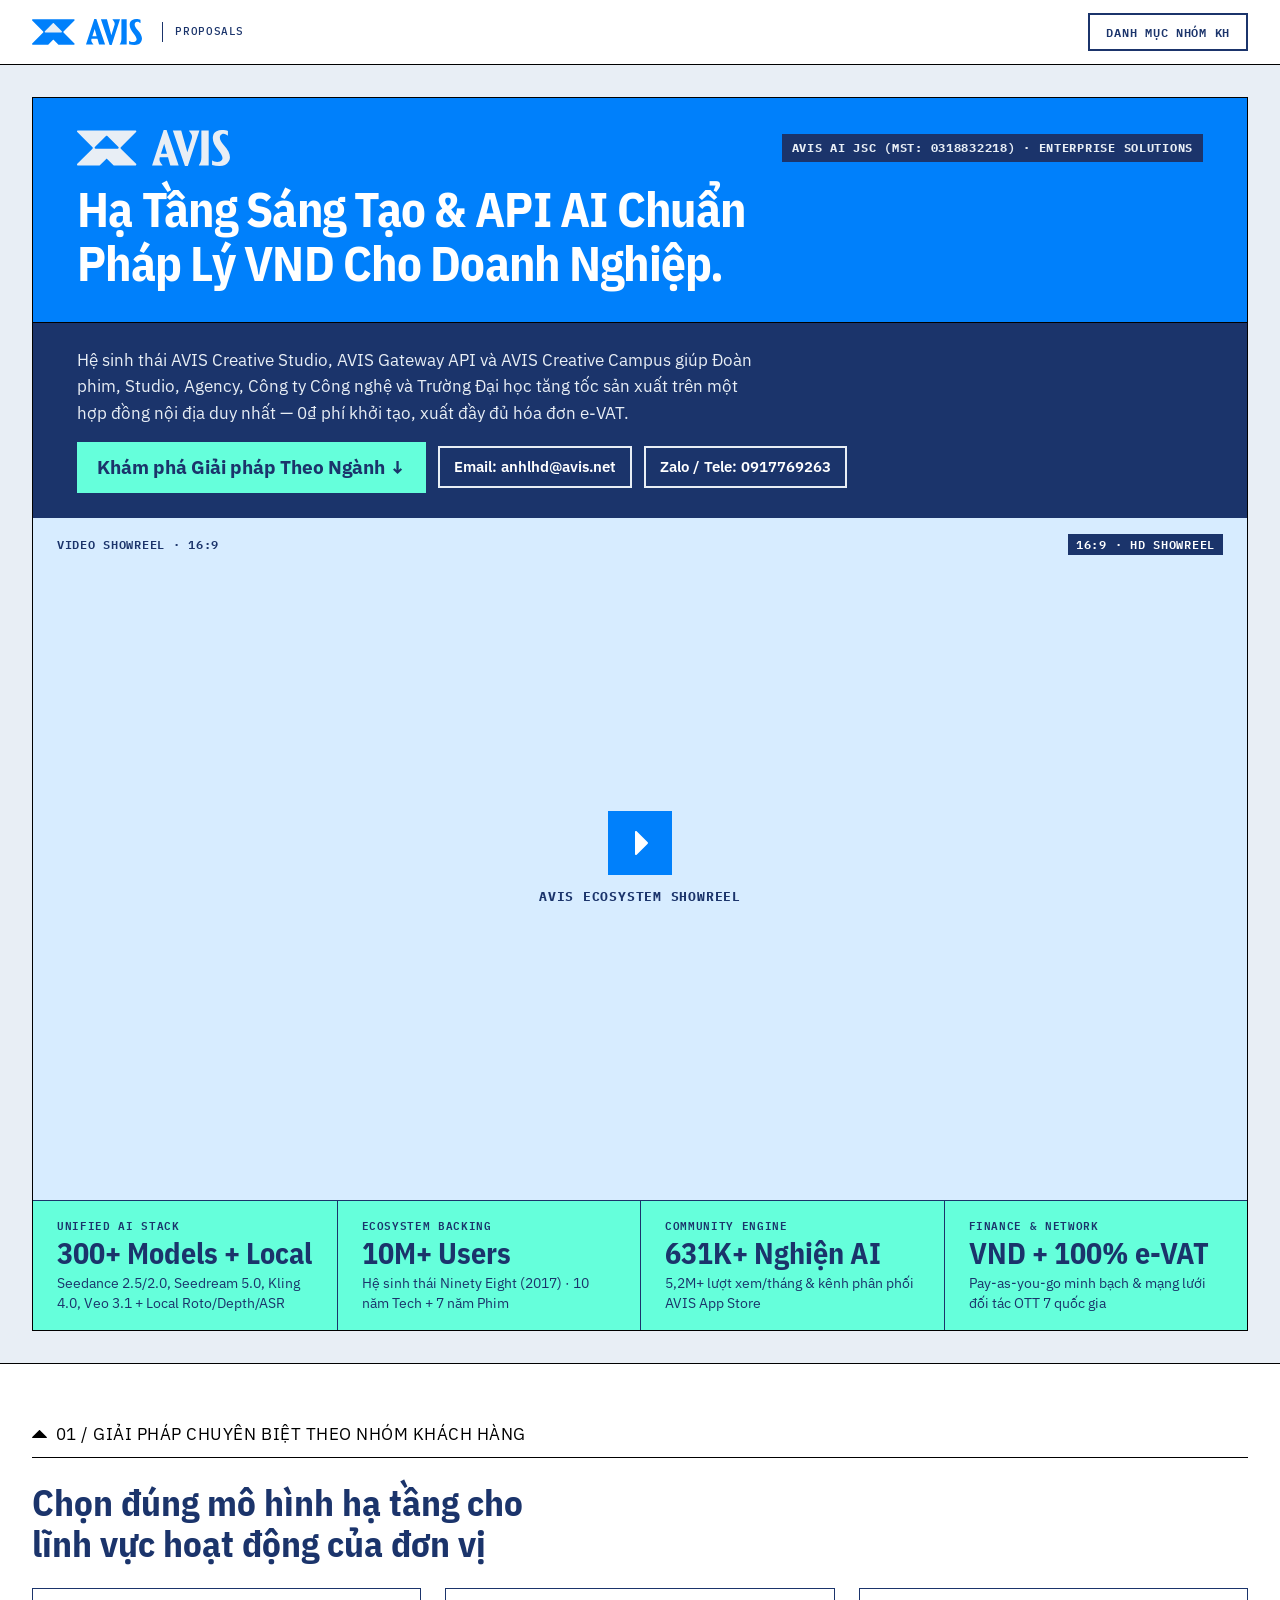
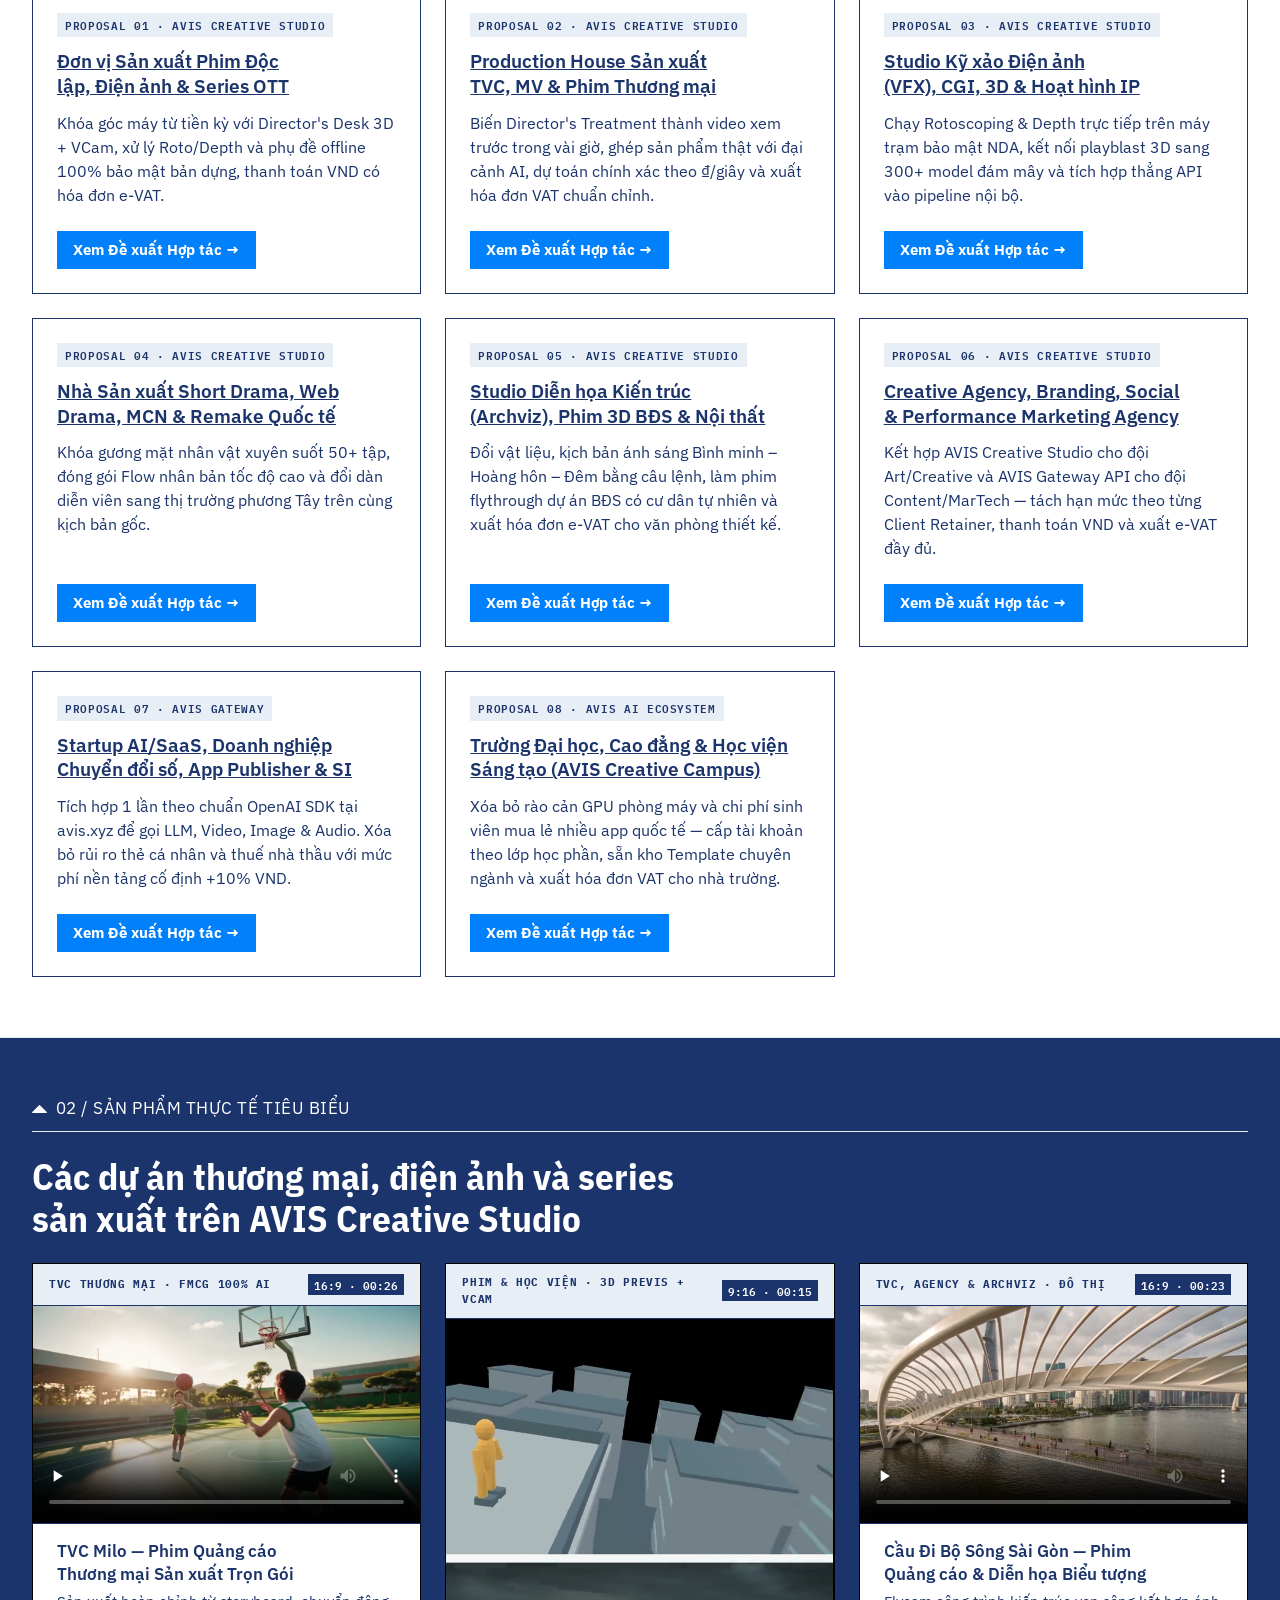
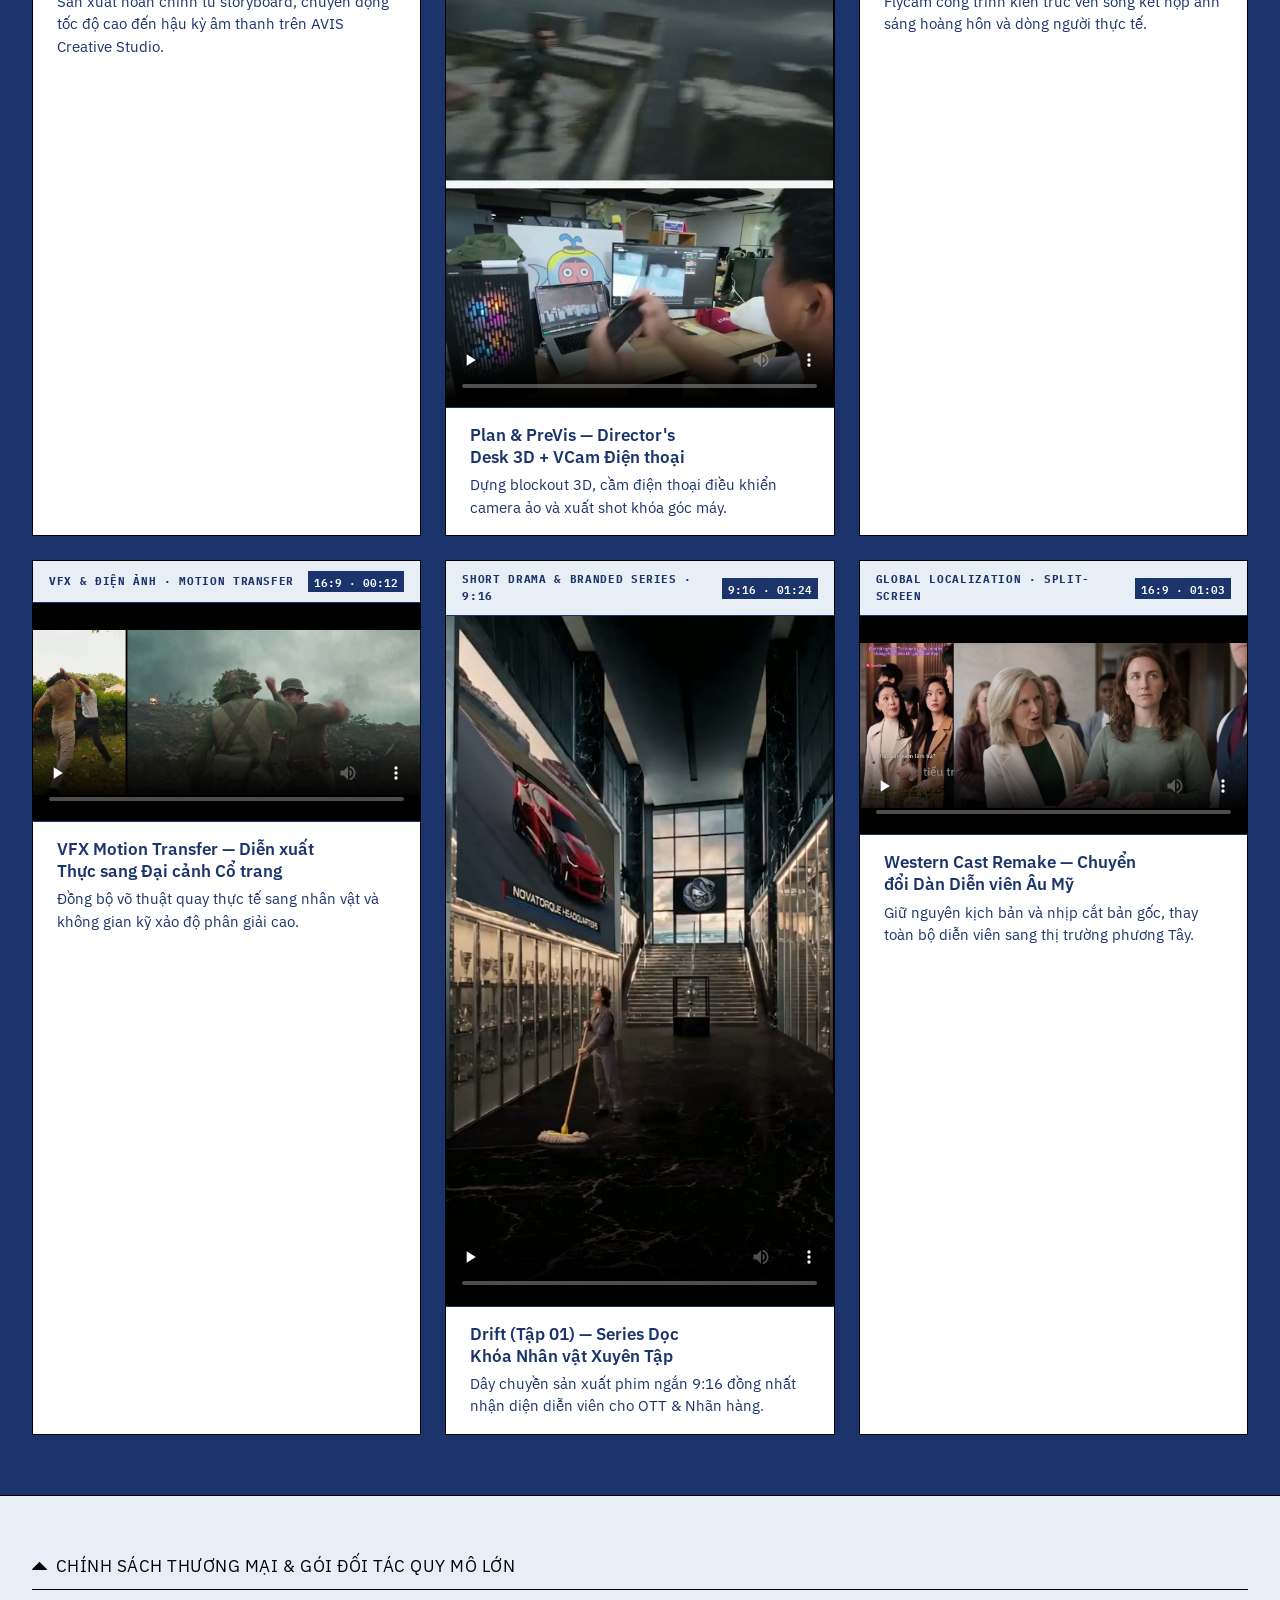
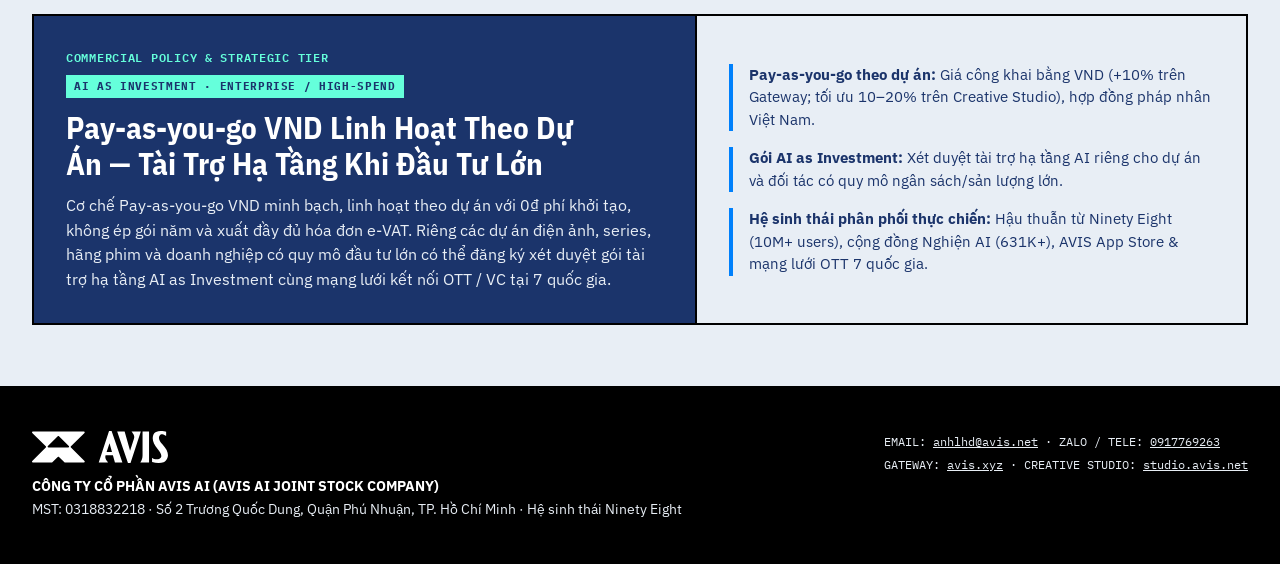
<file: index.html>
<!DOCTYPE html>
<html lang="vi" data-avis-brand="masterbrand">
<head>
  <meta charset="utf-8">
  <meta name="viewport" content="width=device-width, initial-scale=1">
  <title>AVIS Executive Proposals — Giải pháp Hạ tầng AI cho Doanh nghiệp, Studio &amp; Học viện</title>
  <meta name="description" content="Hồ sơ đề xuất giải pháp AVIS Creative Studio, AVIS Gateway API và AVIS Creative Campus với hợp đồng pháp nhân Việt Nam, thanh toán VND và hóa đơn e-VAT.">
  <link rel="icon" type="image/svg+xml" href="assets/brand/logo/masterbrand/avis-masterbrand-symbol-azure.svg">
  <link rel="stylesheet" href="assets/proposals.css">
</head>
<body>
<header class="site-header">
  <div class="header-inner">
    <a class="site-logo" href="index.html">
      <img src="assets/brand/logo/masterbrand/avis-masterbrand-full-azure.svg" alt="AVIS" height="26">
      <span class="site-logo-divider" aria-hidden="true"></span>
      <span class="site-logo-tag">PROPOSALS</span>
    </a>
    <nav class="site-nav" aria-label="Danh mục Proposal theo nhóm khách hàng">
      <button
        class="menu-button"
        type="button"
        popovertarget="site-menu"
        popovertargetaction="toggle"
        aria-controls="site-menu"
      >
        <span>Danh mục Nhóm KH</span>
      </button>
      <ul id="site-menu" class="site-menu" popover="auto">
        <li><a href="index.html" aria-current="page">Tổng quan</a></li><li><a href="proposals/indie-cinema-ott.html">Phim Độc lập &amp; OTT</a></li><li><a href="proposals/production-house-tvc.html">Production House TVC</a></li><li><a href="proposals/vfx-cgi-animation.html">VFX, CGI &amp; 3D</a></li><li><a href="proposals/short-drama-remake.html">Short Drama &amp; Remake</a></li><li><a href="proposals/archviz-interior-design.html">Archviz &amp; Nội thất</a></li><li><a href="proposals/creative-digital-agency.html">Creative &amp; Digital Agency</a></li><li><a href="proposals/ai-saas-enterprise-gateway.html">AI SaaS &amp; Gateway API</a></li><li><a href="proposals/creative-campus-academy.html">Đại học &amp; Học viện</a></li>
      </ul>
    </nav>
  </div>
</header>

<main>
  <section class="hero-shell">
    <div class="container">
      <div class="hero-frame">
        <div class="hero-primary-block">
          <div class="hero-brand-row">
            <img class="hero-brand-logo" src="assets/brand/logo/masterbrand/avis-masterbrand-full-sea-white.svg" alt="AVIS" height="36">
            <span class="hero-kicker">AVIS AI JSC (MST: 0318832218) · ENTERPRISE SOLUTIONS</span>
          </div>
          <h1>Hạ Tầng Sáng Tạo &amp; API AI Chuẩn Pháp Lý VND Cho Doanh Nghiệp.</h1>
        </div>
        <div class="hero-sub-block">
          <p>
            Hệ sinh thái AVIS Creative Studio, AVIS Gateway API và AVIS Creative Campus giúp Đoàn phim, Studio, Agency,
            Công ty Công nghệ và Trường Đại học tăng tốc sản xuất trên một hợp đồng nội địa duy nhất — 0₫ phí khởi tạo, xuất đầy đủ hóa đơn e-VAT.
          </p>
          <div class="hero-actions">
            <a class="btn btn-cta-turquoise" href="#segments">Khám phá Giải pháp Theo Ngành ↓</a>
            <a class="btn btn-outline-light" href="mailto:anhlhd@avis.net?subject=Liên%20hệ%20Hợp%20tác%20Doanh%20nghiệp%20AVIS">Email: anhlhd@avis.net</a>
            <a class="btn btn-outline-light" href="https://zalo.me/0917769263" target="_blank" rel="noopener">Zalo / Tele: 0917769263</a>
          </div>
        </div>
        <div class="hero-video-placeholder" role="region" aria-label="AVIS ECOSYSTEM SHOWREEL">
          <div class="hero-video-placeholder-meta">
            <span>VIDEO SHOWREEL · 16:9</span>
            <span class="hero-video-placeholder-spec">16:9 · HD SHOWREEL</span>
          </div>
          <div class="hero-video-placeholder-center">
            <span class="hero-video-placeholder-play" aria-hidden="true">
              <span class="avis-tri avis-tri--play"></span>
            </span>
            <span class="hero-video-placeholder-title">AVIS ECOSYSTEM SHOWREEL</span>
          </div>
        </div>
        <div class="credential-band">
          <div class="cred-cell">
            <span class="mono-label">UNIFIED AI STACK</span>
            <strong>300+ Models + Local</strong>
            <span>Seedance 2.5/2.0, Seedream 5.0, Kling 4.0, Veo 3.1 + Local Roto/Depth/ASR</span>
          </div>
          <div class="cred-cell">
            <span class="mono-label">ECOSYSTEM BACKING</span>
            <strong>10M+ Users</strong>
            <span>Hệ sinh thái Ninety Eight (2017) · 10 năm Tech + 7 năm Phim</span>
          </div>
          <div class="cred-cell">
            <span class="mono-label">COMMUNITY ENGINE</span>
            <strong>631K+ Nghiện AI</strong>
            <span>5,2M+ lượt xem/tháng &amp; kênh phân phối AVIS App Store</span>
          </div>
          <div class="cred-cell">
            <span class="mono-label">FINANCE &amp; NETWORK</span>
            <strong>VND + 100% e-VAT</strong>
            <span>Pay-as-you-go minh bạch &amp; mạng lưới đối tác OTT 7 quốc gia</span>
          </div>
        </div>
      </div>
    </div>
  </section>

  <section id="segments" class="section">
    <div class="container">
      <div class="section-label"><span class="avis-tri avis-tri--up avis-tri--marker" aria-hidden="true"></span> 01 / GIẢI PHÁP CHUYÊN BIỆT THEO NHÓM KHÁCH HÀNG</div>
      <div class="section-header">
        <h2>Chọn đúng mô hình hạ tầng cho lĩnh vực hoạt động của đơn vị</h2>
      </div>
      <div class="grid-2">
        <article class="card">
        <span class="card-tag">PROPOSAL 01 · AVIS CREATIVE STUDIO</span>
        <h3><a href="proposals/indie-cinema-ott.html">Đơn vị Sản xuất Phim Độc lập, Điện ảnh &amp; Series OTT</a></h3>
        <p>Khóa góc máy từ tiền kỳ với Director&#x27;s Desk 3D + VCam, xử lý Roto/Depth và phụ đề offline 100% bảo mật bản dựng, thanh toán VND có hóa đơn e-VAT.</p>
        <div class="card-footer">
          <a class="btn btn-cta-azure btn-sm" href="proposals/indie-cinema-ott.html">Xem Đề xuất Hợp tác →</a>
        </div>
      </article><article class="card">
        <span class="card-tag">PROPOSAL 02 · AVIS CREATIVE STUDIO</span>
        <h3><a href="proposals/production-house-tvc.html">Production House Sản xuất TVC, MV &amp; Phim Thương mại</a></h3>
        <p>Biến Director&#x27;s Treatment thành video xem trước trong vài giờ, ghép sản phẩm thật với đại cảnh AI, dự toán chính xác theo ₫/giây và xuất hóa đơn VAT chuẩn chỉnh.</p>
        <div class="card-footer">
          <a class="btn btn-cta-azure btn-sm" href="proposals/production-house-tvc.html">Xem Đề xuất Hợp tác →</a>
        </div>
      </article><article class="card">
        <span class="card-tag">PROPOSAL 03 · AVIS CREATIVE STUDIO</span>
        <h3><a href="proposals/vfx-cgi-animation.html">Studio Kỹ xảo Điện ảnh (VFX), CGI, 3D &amp; Hoạt hình IP</a></h3>
        <p>Chạy Rotoscoping &amp; Depth trực tiếp trên máy trạm bảo mật NDA, kết nối playblast 3D sang 300+ model đám mây và tích hợp thẳng API vào pipeline nội bộ.</p>
        <div class="card-footer">
          <a class="btn btn-cta-azure btn-sm" href="proposals/vfx-cgi-animation.html">Xem Đề xuất Hợp tác →</a>
        </div>
      </article><article class="card">
        <span class="card-tag">PROPOSAL 04 · AVIS CREATIVE STUDIO</span>
        <h3><a href="proposals/short-drama-remake.html">Nhà Sản xuất Short Drama, Web Drama, MCN &amp; Remake Quốc tế</a></h3>
        <p>Khóa gương mặt nhân vật xuyên suốt 50+ tập, đóng gói Flow nhân bản tốc độ cao và đổi dàn diễn viên sang thị trường phương Tây trên cùng kịch bản gốc.</p>
        <div class="card-footer">
          <a class="btn btn-cta-azure btn-sm" href="proposals/short-drama-remake.html">Xem Đề xuất Hợp tác →</a>
        </div>
      </article><article class="card">
        <span class="card-tag">PROPOSAL 05 · AVIS CREATIVE STUDIO</span>
        <h3><a href="proposals/archviz-interior-design.html">Studio Diễn họa Kiến trúc (Archviz), Phim 3D BĐS &amp; Nội thất</a></h3>
        <p>Đổi vật liệu, kịch bản ánh sáng Bình minh – Hoàng hôn – Đêm bằng câu lệnh, làm phim flythrough dự án BĐS có cư dân tự nhiên và xuất hóa đơn e-VAT cho văn phòng thiết kế.</p>
        <div class="card-footer">
          <a class="btn btn-cta-azure btn-sm" href="proposals/archviz-interior-design.html">Xem Đề xuất Hợp tác →</a>
        </div>
      </article><article class="card">
        <span class="card-tag">PROPOSAL 06 · AVIS CREATIVE STUDIO</span>
        <h3><a href="proposals/creative-digital-agency.html">Creative Agency, Branding, Social &amp; Performance Marketing Agency</a></h3>
        <p>Kết hợp AVIS Creative Studio cho đội Art/Creative và AVIS Gateway API cho đội Content/MarTech — tách hạn mức theo từng Client Retainer, thanh toán VND và xuất e-VAT đầy đủ.</p>
        <div class="card-footer">
          <a class="btn btn-cta-azure btn-sm" href="proposals/creative-digital-agency.html">Xem Đề xuất Hợp tác →</a>
        </div>
      </article><article class="card">
        <span class="card-tag">PROPOSAL 07 · AVIS GATEWAY</span>
        <h3><a href="proposals/ai-saas-enterprise-gateway.html">Startup AI/SaaS, Doanh nghiệp Chuyển đổi số, App Publisher &amp; SI</a></h3>
        <p>Tích hợp 1 lần theo chuẩn OpenAI SDK tại avis.xyz để gọi LLM, Video, Image &amp; Audio. Xóa bỏ rủi ro thẻ cá nhân và thuế nhà thầu với mức phí nền tảng cố định +10% VND.</p>
        <div class="card-footer">
          <a class="btn btn-cta-azure btn-sm" href="proposals/ai-saas-enterprise-gateway.html">Xem Đề xuất Hợp tác →</a>
        </div>
      </article><article class="card">
        <span class="card-tag">PROPOSAL 08 · AVIS AI ECOSYSTEM</span>
        <h3><a href="proposals/creative-campus-academy.html">Trường Đại học, Cao đẳng &amp; Học viện Sáng tạo (AVIS Creative Campus)</a></h3>
        <p>Xóa bỏ rào cản GPU phòng máy và chi phí sinh viên mua lẻ nhiều app quốc tế — cấp tài khoản theo lớp học phần, sẵn kho Template chuyên ngành và xuất hóa đơn VAT cho nhà trường.</p>
        <div class="card-footer">
          <a class="btn btn-cta-azure btn-sm" href="proposals/creative-campus-academy.html">Xem Đề xuất Hợp tác →</a>
        </div>
      </article>
      </div>
    </div>
  </section>

  <section id="showcase-reels" class="section section-sapphire">
    <div class="container">
      <div class="section-label"><span class="avis-tri avis-tri--up avis-tri--marker" aria-hidden="true"></span> 02 / SẢN PHẨM THỰC TẾ TIÊU BIỂU</div>
      <div class="section-header">
        <h2>Các dự án thương mại, điện ảnh và series sản xuất trên AVIS Creative Studio</h2>
      </div>
      <div class="video-grid video-grid--3">
        <figure class="video-figure">
        <div class="video-head">
          <span class="video-head-tag">TVC THƯƠNG MẠI · FMCG 100% AI</span>
          <span class="video-head-ratio">16:9 · 00:26</span>
        </div>
        <div class="video-stage">
          <video
            controls
            loading="lazy"
            preload="none"
            playsinline
            width="1280"
            height="720"
            poster="media/posters/trungchi-milo.jpg"
            src="media/videos/trungchi-milo.mp4"
          >
            <source src="media/videos/trungchi-milo.mp4" type="video/mp4">
          </video>
        </div>
        <figcaption class="video-caption">
          <h3>TVC Milo — Phim Quảng cáo Thương mại Sản xuất Trọn Gói</h3>
          <p>Sản xuất hoàn chỉnh từ storyboard, chuyển động tốc độ cao đến hậu kỳ âm thanh trên AVIS Creative Studio.</p>
        </figcaption>
      </figure><figure class="video-figure">
        <div class="video-head">
          <span class="video-head-tag">PHIM &amp; HỌC VIỆN · 3D PREVIS + VCAM</span>
          <span class="video-head-ratio">9:16 · 00:15</span>
        </div>
        <div class="video-stage">
          <video
            controls
            loading="lazy"
            preload="none"
            playsinline
            width="720"
            height="1280"
            poster="media/posters/dragon-previs-vcam.jpg"
            src="media/videos/dragon-previs-vcam.mp4"
          >
            <source src="media/videos/dragon-previs-vcam.mp4" type="video/mp4">
          </video>
        </div>
        <figcaption class="video-caption">
          <h3>Plan &amp; PreVis — Director&#x27;s Desk 3D + VCam Điện thoại</h3>
          <p>Dựng blockout 3D, cầm điện thoại điều khiển camera ảo và xuất shot khóa góc máy.</p>
        </figcaption>
      </figure><figure class="video-figure">
        <div class="video-head">
          <span class="video-head-tag">TVC, AGENCY &amp; ARCHVIZ · ĐÔ THỊ</span>
          <span class="video-head-ratio">16:9 · 00:23</span>
        </div>
        <div class="video-stage">
          <video
            controls
            loading="lazy"
            preload="none"
            playsinline
            width="1280"
            height="720"
            poster="media/posters/tvc-cau-di-bo.jpg"
            src="media/videos/tvc-cau-di-bo.mp4"
          >
            <source src="media/videos/tvc-cau-di-bo.mp4" type="video/mp4">
          </video>
        </div>
        <figcaption class="video-caption">
          <h3>Cầu Đi Bộ Sông Sài Gòn — Phim Quảng cáo &amp; Diễn họa Biểu tượng</h3>
          <p>Flycam công trình kiến trúc ven sông kết hợp ánh sáng hoàng hôn và dòng người thực tế.</p>
        </figcaption>
      </figure><figure class="video-figure">
        <div class="video-head">
          <span class="video-head-tag">VFX &amp; ĐIỆN ẢNH · MOTION TRANSFER</span>
          <span class="video-head-ratio">16:9 · 00:12</span>
        </div>
        <div class="video-stage">
          <video
            controls
            loading="lazy"
            preload="none"
            playsinline
            width="1280"
            height="544"
            poster="media/posters/vfx-motion.jpg"
            src="media/videos/vfx-motion.mp4"
          >
            <source src="media/videos/vfx-motion.mp4" type="video/mp4">
          </video>
        </div>
        <figcaption class="video-caption">
          <h3>VFX Motion Transfer — Diễn xuất Thực sang Đại cảnh Cổ trang</h3>
          <p>Đồng bộ võ thuật quay thực tế sang nhân vật và không gian kỹ xảo độ phân giải cao.</p>
        </figcaption>
      </figure><figure class="video-figure">
        <div class="video-head">
          <span class="video-head-tag">SHORT DRAMA &amp; BRANDED SERIES · 9:16</span>
          <span class="video-head-ratio">9:16 · 01:24</span>
        </div>
        <div class="video-stage">
          <video
            controls
            loading="lazy"
            preload="none"
            playsinline
            width="480"
            height="854"
            poster="media/posters/drift-ep01.jpg"
            src="media/videos/drift-ep01.mp4"
          >
            <source src="media/videos/drift-ep01.mp4" type="video/mp4">
          </video>
        </div>
        <figcaption class="video-caption">
          <h3>Drift (Tập 01) — Series Dọc Khóa Nhân vật Xuyên Tập</h3>
          <p>Dây chuyền sản xuất phim ngắn 9:16 đồng nhất nhận diện diễn viên cho OTT &amp; Nhãn hàng.</p>
        </figcaption>
      </figure><figure class="video-figure">
        <div class="video-head">
          <span class="video-head-tag">GLOBAL LOCALIZATION · SPLIT-SCREEN</span>
          <span class="video-head-ratio">16:9 · 01:03</span>
        </div>
        <div class="video-stage">
          <video
            controls
            loading="lazy"
            preload="none"
            playsinline
            width="1280"
            height="546"
            poster="media/posters/remake-western-cast.jpg"
            src="media/videos/remake-western-cast.mp4"
          >
            <source src="media/videos/remake-western-cast.mp4" type="video/mp4">
          </video>
        </div>
        <figcaption class="video-caption">
          <h3>Western Cast Remake — Chuyển đổi Dàn Diễn viên Âu Mỹ</h3>
          <p>Giữ nguyên kịch bản và nhịp cắt bản gốc, thay toàn bộ diễn viên sang thị trường phương Tây.</p>
        </figcaption>
      </figure>
      </div>
    </div>
  </section>

  <section class="section section-alt">
  <div class="container">
    <div class="section-label"><span class="avis-tri avis-tri--up avis-tri--marker" aria-hidden="true"></span> CHÍNH SÁCH THƯƠNG MẠI &amp; GÓI ĐỐI TÁC QUY MÔ LỚN</div>
    <div class="ott-panel">
      <div class="ott-main">
        <div class="ott-eyebrow">
          <span>COMMERCIAL POLICY &amp; STRATEGIC TIER</span>
          <span class="optional-badge">AI AS INVESTMENT · ENTERPRISE / HIGH-SPEND</span>
        </div>
        <h3>Pay-as-you-go VND Linh Hoạt Theo Dự Án — Tài Trợ Hạ Tầng Khi Đầu Tư Lớn</h3>
        <p>Cơ chế Pay-as-you-go VND minh bạch, linh hoạt theo dự án với 0₫ phí khởi tạo, không ép gói năm và xuất đầy đủ hóa đơn e-VAT. Riêng các dự án điện ảnh, series, hãng phim và doanh nghiệp có quy mô đầu tư lớn có thể đăng ký xét duyệt gói tài trợ hạ tầng AI as Investment cùng mạng lưới kết nối OTT / VC tại 7 quốc gia.</p>
      </div>
      <ul class="ott-list">
        <li><strong>Pay-as-you-go theo dự án:</strong> Giá công khai bằng VND (+10% trên Gateway; tối ưu 10–20% trên Creative Studio), hợp đồng pháp nhân Việt Nam.</li><li><strong>Gói AI as Investment:</strong> Xét duyệt tài trợ hạ tầng AI riêng cho dự án và đối tác có quy mô ngân sách/sản lượng lớn.</li><li><strong>Hệ sinh thái phân phối thực chiến:</strong> Hậu thuẫn từ Ninety Eight (10M+ users), cộng đồng Nghiện AI (631K+), AVIS App Store &amp; mạng lưới OTT 7 quốc gia.</li>
      </ul>
    </div>
  </div>
</section>
</main>

<footer class="site-footer">
  <div class="container footer-grid">
    <div>
      <img class="footer-logo" src="assets/brand/logo/masterbrand/avis-masterbrand-full-white.svg" alt="AVIS" height="32" loading="lazy">
      <strong>CÔNG TY CỔ PHẦN AVIS AI (AVIS AI JOINT STOCK COMPANY)</strong><br>
      MST: 0318832218 · Số 2 Trương Quốc Dung, Quận Phú Nhuận, TP. Hồ Chí Minh · Hệ sinh thái Ninety Eight
    </div>
    <div class="footer-links">
      EMAIL: <a href="mailto:anhlhd@avis.net">anhlhd@avis.net</a> · ZALO / TELE: <a href="https://zalo.me/0917769263" target="_blank" rel="noopener">0917769263</a><br>
      GATEWAY: <a href="https://avis.xyz" target="_blank" rel="noopener">avis.xyz</a> · CREATIVE STUDIO: <a href="https://studio.avis.net" target="_blank" rel="noopener">studio.avis.net</a>
    </div>
  </div>
</footer>
<script type="module" src="assets/proposals.js"></script>
</body>
</html>
</file>
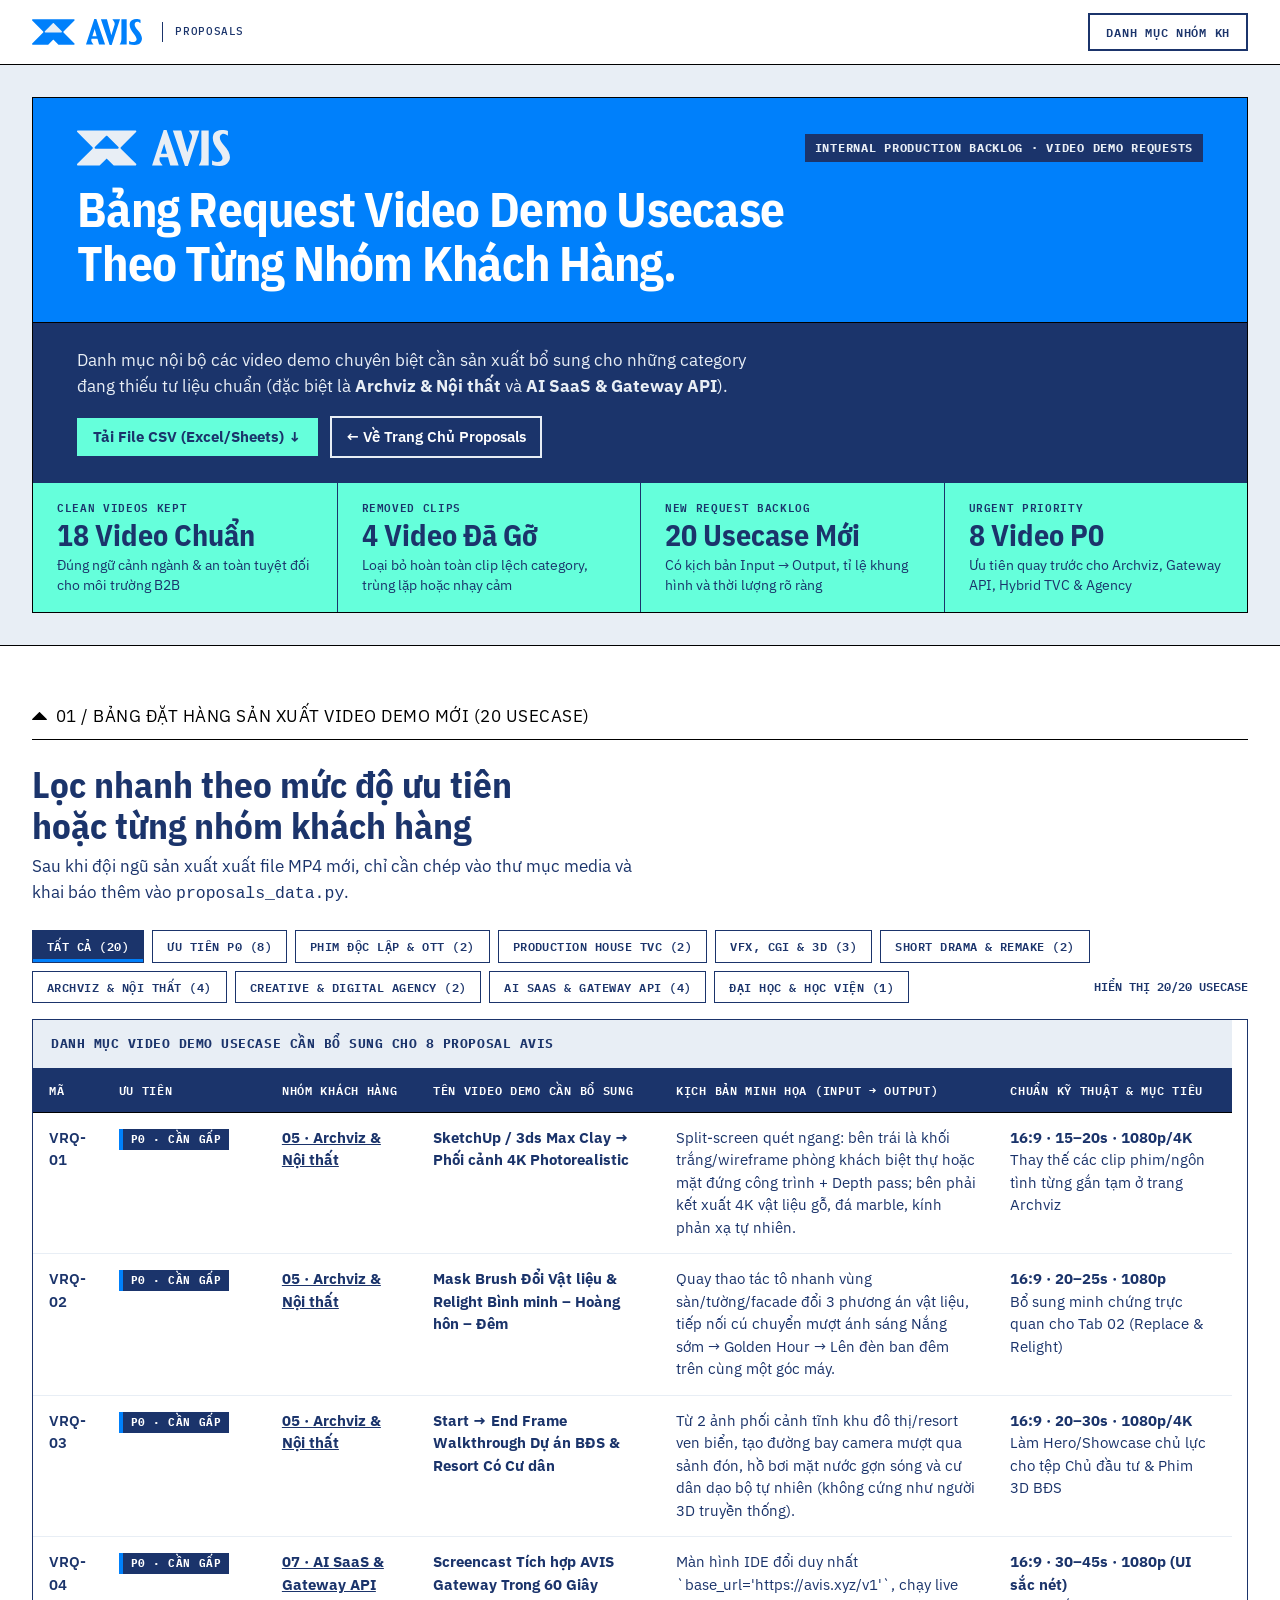
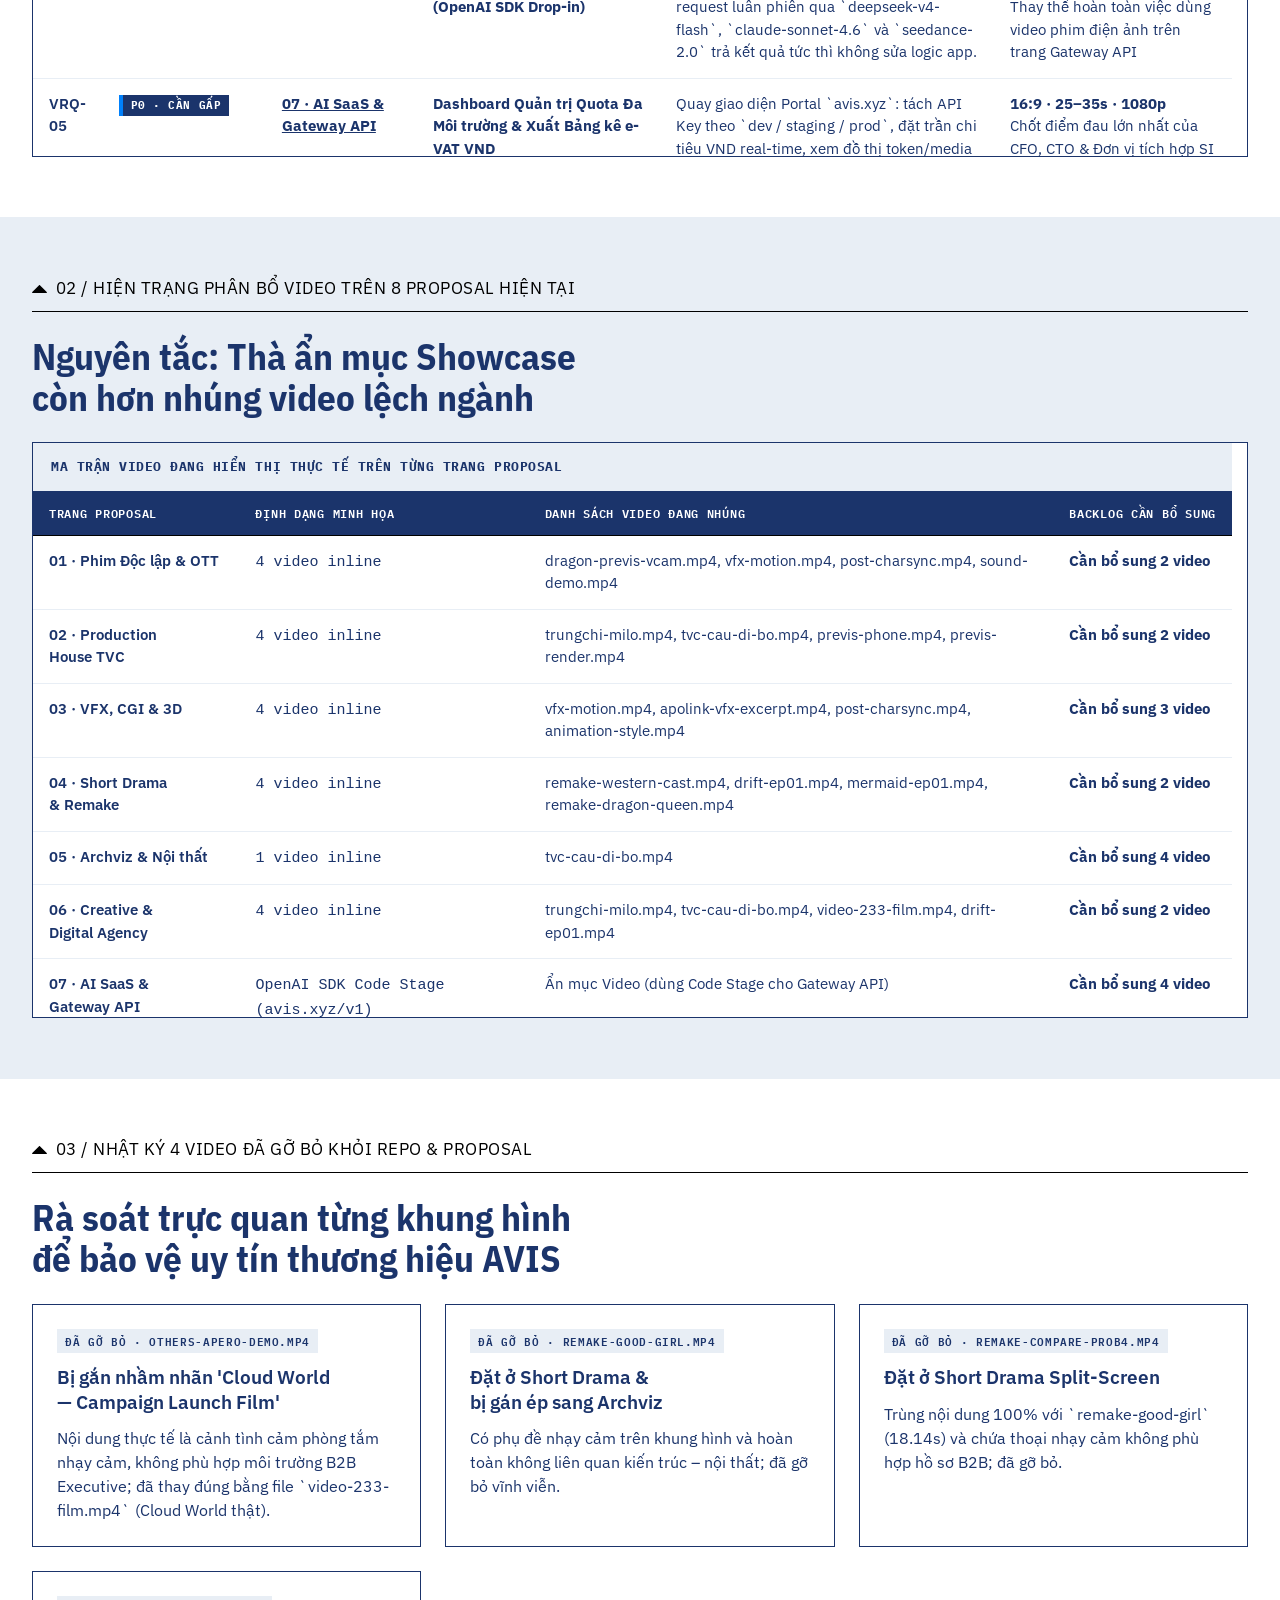
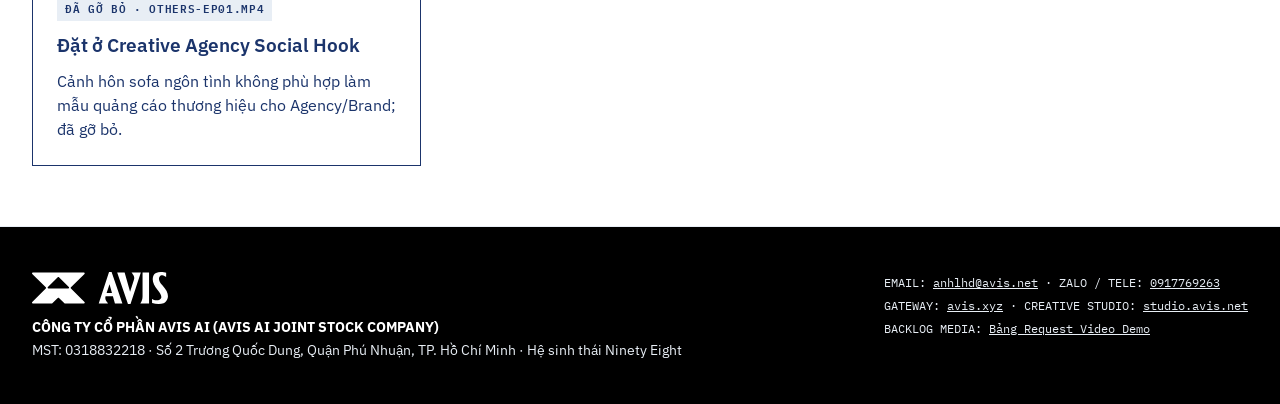
<file: video-requests.html>
<!DOCTYPE html>
<html lang="vi" data-avis-brand="masterbrand">
<head>
  <meta charset="utf-8">
  <meta name="viewport" content="width=device-width, initial-scale=1">
  <meta name="robots" content="noindex, nofollow">
  <title>Bảng Request Video Demo Usecase — AVIS Proposals Backlog</title>
  <meta name="description" content="Danh sách nội bộ 20 kịch bản video demo usecase cần sản xuất bổ sung cho 8 nhóm khách hàng B2B của AVIS.">
  <link rel="icon" type="image/svg+xml" href="assets/brand/logo/masterbrand/avis-masterbrand-symbol-azure.svg">
  <link rel="stylesheet" href="assets/proposals.css">
</head>
<body>
<header class="site-header">
  <div class="header-inner">
    <a class="site-logo" href="index.html">
      <img src="assets/brand/logo/masterbrand/avis-masterbrand-full-azure.svg" alt="AVIS" height="26">
      <span class="site-logo-divider" aria-hidden="true"></span>
      <span class="site-logo-tag">PROPOSALS</span>
    </a>
    <nav class="site-nav" aria-label="Danh mục Proposal theo nhóm khách hàng">
      <button
        class="menu-button"
        type="button"
        popovertarget="site-menu"
        popovertargetaction="toggle"
        aria-controls="site-menu"
      >
        <span>Danh mục Nhóm KH</span>
      </button>
      <ul id="site-menu" class="site-menu" popover="auto">
        <li><a href="index.html">Tổng quan</a></li><li><a href="proposals/indie-cinema-ott.html">Phim Độc lập &amp; OTT</a></li><li><a href="proposals/production-house-tvc.html">Production House TVC</a></li><li><a href="proposals/vfx-cgi-animation.html">VFX, CGI &amp; 3D</a></li><li><a href="proposals/short-drama-remake.html">Short Drama &amp; Remake</a></li><li><a href="proposals/archviz-interior-design.html">Archviz &amp; Nội thất</a></li><li><a href="proposals/creative-digital-agency.html">Creative &amp; Digital Agency</a></li><li><a href="proposals/ai-saas-enterprise-gateway.html">AI SaaS &amp; Gateway API</a></li><li><a href="proposals/creative-campus-academy.html">Đại học &amp; Học viện</a></li>
      </ul>
    </nav>
  </div>
</header>

<main>
  <section class="hero-shell">
    <div class="container">
      <div class="hero-frame">
        <div class="hero-primary-block">
          <div class="hero-brand-row">
            <img class="hero-brand-logo" src="assets/brand/logo/masterbrand/avis-masterbrand-full-sea-white.svg" alt="AVIS" height="36">
            <span class="hero-kicker">INTERNAL PRODUCTION BACKLOG · VIDEO DEMO REQUESTS</span>
          </div>
          <h1>Bảng Request Video Demo Usecase Theo Từng Nhóm Khách Hàng.</h1>
        </div>
        <div class="hero-sub-block">
          <p>
            Danh mục nội bộ các video demo chuyên biệt cần sản xuất bổ sung cho những category đang thiếu tư liệu chuẩn
            (đặc biệt là <strong>Archviz &amp; Nội thất</strong> và <strong>AI SaaS &amp; Gateway API</strong>).
          </p>
          <div class="hero-actions">
            <a class="btn btn-cta-turquoise btn-sm" href="media/avis_video_demo_requests.csv" download="avis_video_demo_requests.csv">Tải File CSV (Excel/Sheets) ↓</a>
            <a class="btn btn-outline-light btn-sm" href="index.html">← Về Trang Chủ Proposals</a>
          </div>
        </div>
        <div class="credential-band">
          <div class="cred-cell">
            <span class="mono-label">CLEAN VIDEOS KEPT</span>
            <strong>18 Video Chuẩn</strong>
            <span>Đúng ngữ cảnh ngành &amp; an toàn tuyệt đối cho môi trường B2B</span>
          </div>
          <div class="cred-cell">
            <span class="mono-label">REMOVED CLIPS</span>
            <strong>4 Video Đã Gỡ</strong>
            <span>Loại bỏ hoàn toàn clip lệch category, trùng lặp hoặc nhạy cảm</span>
          </div>
          <div class="cred-cell">
            <span class="mono-label">NEW REQUEST BACKLOG</span>
            <strong>20 Usecase Mới</strong>
            <span>Có kịch bản Input → Output, tỉ lệ khung hình và thời lượng rõ ràng</span>
          </div>
          <div class="cred-cell">
            <span class="mono-label">URGENT PRIORITY</span>
            <strong>8 Video P0</strong>
            <span>Ưu tiên quay trước cho Archviz, Gateway API, Hybrid TVC &amp; Agency</span>
          </div>
        </div>
      </div>
    </div>
  </section>

  <section class="section">
    <div class="container">
      <div class="section-label"><span class="avis-tri avis-tri--up avis-tri--marker" aria-hidden="true"></span> 01 / BẢNG ĐẶT HÀNG SẢN XUẤT VIDEO DEMO MỚI (20 USECASE)</div>
      <div class="section-header">
        <h2>Lọc nhanh theo mức độ ưu tiên hoặc từng nhóm khách hàng</h2>
        <p>Sau khi đội ngũ sản xuất xuất file MP4 mới, chỉ cần chép vào thư mục media và khai báo thêm vào <code>proposals_data.py</code>.</p>
      </div>

      <search class="filter-bar" aria-label="Bộ lọc bảng request video demo">
        <button type="button" class="filter-chip" data-video-filter="all" aria-pressed="true">Tất cả (20)</button><button type="button" class="filter-chip" data-video-filter="P0" aria-pressed="false">Ưu tiên P0 (8)</button><button type="button" class="filter-chip" data-video-filter="indie-cinema-ott" aria-pressed="false">Phim Độc lập &amp; OTT (2)</button><button type="button" class="filter-chip" data-video-filter="production-house-tvc" aria-pressed="false">Production House TVC (2)</button><button type="button" class="filter-chip" data-video-filter="vfx-cgi-animation" aria-pressed="false">VFX, CGI &amp; 3D (3)</button><button type="button" class="filter-chip" data-video-filter="short-drama-remake" aria-pressed="false">Short Drama &amp; Remake (2)</button><button type="button" class="filter-chip" data-video-filter="archviz-interior-design" aria-pressed="false">Archviz &amp; Nội thất (4)</button><button type="button" class="filter-chip" data-video-filter="creative-digital-agency" aria-pressed="false">Creative &amp; Digital Agency (2)</button><button type="button" class="filter-chip" data-video-filter="ai-saas-enterprise-gateway" aria-pressed="false">AI SaaS &amp; Gateway API (4)</button><button type="button" class="filter-chip" data-video-filter="creative-campus-academy" aria-pressed="false">Đại học &amp; Học viện (1)</button>
        <span id="video-request-count" class="filter-count" aria-live="polite">HIỂN THỊ 20/20 USECASE</span>
      </search>

      <div tabindex="0" role="region" aria-labelledby="caption-video-requests" class="table-wrapper table-wrapper--tall">
        <table class="benchmark-table" style="--label-2: 'Ưu tiên'; --label-3: 'Nhóm KH'; --label-4: 'Tên Video Demo'; --label-5: 'Kịch bản Minh họa'; --label-6: 'Chuẩn & Ghi chú';">
          <caption id="caption-video-requests">Danh mục Video Demo Usecase Cần Bổ Sung Cho 8 Proposal AVIS</caption>
          <thead>
            <tr>
              <th scope="col">Mã</th>
              <th scope="col">Ưu tiên</th>
              <th scope="col">Nhóm Khách hàng</th>
              <th scope="col">Tên Video Demo Cần Bổ Sung</th>
              <th scope="col">Kịch bản Minh họa (Input → Output)</th>
              <th scope="col">Chuẩn Kỹ thuật &amp; Mục tiêu</th>
            </tr>
          </thead>
          <tbody>
            <tr data-segment="archviz-interior-design" data-priority="P0">
            <th scope="row">VRQ-01</th>
            <td><span class="prio-badge prio-p0">P0 · CẦN GẤP</span></td>
            <td><a href="proposals/archviz-interior-design.html"><strong>05 · Archviz &amp; Nội thất</strong></a></td>
            <td><strong>SketchUp / 3ds Max Clay → Phối cảnh 4K Photorealistic</strong></td>
            <td>Split-screen quét ngang: bên trái là khối trắng/wireframe phòng khách biệt thự hoặc mặt đứng công trình + Depth pass; bên phải kết xuất 4K vật liệu gỗ, đá marble, kính phản xạ tự nhiên.</td>
            <td><strong>16:9 · 15–20s · 1080p/4K</strong><br>Thay thế các clip phim/ngôn tình từng gắn tạm ở trang Archviz</td>
          </tr><tr data-segment="archviz-interior-design" data-priority="P0">
            <th scope="row">VRQ-02</th>
            <td><span class="prio-badge prio-p0">P0 · CẦN GẤP</span></td>
            <td><a href="proposals/archviz-interior-design.html"><strong>05 · Archviz &amp; Nội thất</strong></a></td>
            <td><strong>Mask Brush Đổi Vật liệu &amp; Relight Bình minh – Hoàng hôn – Đêm</strong></td>
            <td>Quay thao tác tô nhanh vùng sàn/tường/facade đổi 3 phương án vật liệu, tiếp nối cú chuyển mượt ánh sáng Nắng sớm → Golden Hour → Lên đèn ban đêm trên cùng một góc máy.</td>
            <td><strong>16:9 · 20–25s · 1080p</strong><br>Bổ sung minh chứng trực quan cho Tab 02 (Replace &amp; Relight)</td>
          </tr><tr data-segment="archviz-interior-design" data-priority="P0">
            <th scope="row">VRQ-03</th>
            <td><span class="prio-badge prio-p0">P0 · CẦN GẤP</span></td>
            <td><a href="proposals/archviz-interior-design.html"><strong>05 · Archviz &amp; Nội thất</strong></a></td>
            <td><strong>Start → End Frame Walkthrough Dự án BĐS &amp; Resort Có Cư dân</strong></td>
            <td>Từ 2 ảnh phối cảnh tĩnh khu đô thị/resort ven biển, tạo đường bay camera mượt qua sảnh đón, hồ bơi mặt nước gợn sóng và cư dân dạo bộ tự nhiên (không cứng như người 3D truyền thống).</td>
            <td><strong>16:9 · 20–30s · 1080p/4K</strong><br>Làm Hero/Showcase chủ lực cho tệp Chủ đầu tư &amp; Phim 3D BĐS</td>
          </tr><tr data-segment="ai-saas-enterprise-gateway" data-priority="P0">
            <th scope="row">VRQ-04</th>
            <td><span class="prio-badge prio-p0">P0 · CẦN GẤP</span></td>
            <td><a href="proposals/ai-saas-enterprise-gateway.html"><strong>07 · AI SaaS &amp; Gateway API</strong></a></td>
            <td><strong>Screencast Tích hợp AVIS Gateway Trong 60 Giây (OpenAI SDK Drop-in)</strong></td>
            <td>Màn hình IDE đổi duy nhất `base_url=&#x27;https://avis.xyz/v1&#x27;`, chạy live request luân phiên qua `deepseek-v4-flash`, `claude-sonnet-4.6` và `seedance-2.0` trả kết quả tức thì không sửa logic app.</td>
            <td><strong>16:9 · 30–45s · 1080p (UI sắc nét)</strong><br>Thay thế hoàn toàn việc dùng video phim điện ảnh trên trang Gateway API</td>
          </tr><tr data-segment="ai-saas-enterprise-gateway" data-priority="P0">
            <th scope="row">VRQ-05</th>
            <td><span class="prio-badge prio-p0">P0 · CẦN GẤP</span></td>
            <td><a href="proposals/ai-saas-enterprise-gateway.html"><strong>07 · AI SaaS &amp; Gateway API</strong></a></td>
            <td><strong>Dashboard Quản trị Quota Đa Môi trường &amp; Xuất Bảng kê e-VAT VND</strong></td>
            <td>Quay giao diện Portal `avis.xyz`: tách API Key theo `dev / staging / prod`, đặt trần chi tiêu VND real-time, xem đồ thị token/media và tải bảng kê đối soát hóa đơn điện tử VAT.</td>
            <td><strong>16:9 · 25–35s · 1080p</strong><br>Chốt điểm đau lớn nhất của CFO, CTO &amp; Đơn vị tích hợp SI</td>
          </tr><tr data-segment="production-house-tvc" data-priority="P0">
            <th scope="row">VRQ-06</th>
            <td><span class="prio-badge prio-p0">P0 · CẦN GẤP</span></td>
            <td><a href="proposals/production-house-tvc.html"><strong>02 · Production House TVC</strong></a></td>
            <td><strong>Hybrid Product TVC — Giữ 100% Sản phẩm Quay Thật + Đại cảnh AI</strong></td>
            <td>Split-screen: bên trái là chai nước giải khát / mỹ phẩm / ô tô quay phông đơn giản tại studio giữ nguyên từng chữ trên bao bì; bên phải ghép mượt vào đại cảnh thiên nhiên/đô thị điện ảnh.</td>
            <td><strong>16:9 · 15–25s · 1080p</strong><br>Giải đáp thắc mắc số 1 của Production House về độ chuẩn logo/bao bì thật</td>
          </tr><tr data-segment="creative-digital-agency" data-priority="P0">
            <th scope="row">VRQ-07</th>
            <td><span class="prio-badge prio-p0">P0 · CẦN GẤP</span></td>
            <td><a href="proposals/creative-digital-agency.html"><strong>06 · Creative &amp; Digital Agency</strong></a></td>
            <td><strong>Performance Ad Variations — 1 Sản phẩm Nhân bản 5 Hook 9:16</strong></td>
            <td>Đặt 3–4 khung điện thoại 9:16 cạnh nhau chạy đồng thời các biến thể hook 3 giây đầu khác nhau (đổi bối cảnh, góc máy, nhân vật KOL ảo) cho cùng một sản phẩm FMCG/Tech/Beauty.</td>
            <td><strong>16:9 ghép 3 khung 9:16 · 15–20s</strong><br>Thay thế clip ngôn tình `others-ep01` đã gỡ khỏi trang Agency</td>
          </tr><tr data-segment="indie-cinema-ott" data-priority="P0">
            <th scope="row">VRQ-08</th>
            <td><span class="prio-badge prio-p0">P0 · CẦN GẤP</span></td>
            <td><a href="proposals/indie-cinema-ott.html"><strong>01 · Phim Độc lập &amp; OTT</strong></a></td>
            <td><strong>Hậu kỳ Bảo mật: Xóa Dây cáp/Biển hiệu &amp; AVIS Transcribe Offline</strong></td>
            <td>Nửa đầu: tô mask xóa micro boom, dây cáp treo hoặc biển quảng cáo hiện đại trên cảnh cổ trang; Nửa sau: ngắt Wi-Fi chạy `AVIS Transcribe` nhận diện thoại tiếng Việt xuất file SRT ngay trên máy.</td>
            <td><strong>16:9 · 25–30s · 1080p</strong><br>Minh chứng trực tiếp tính năng bảo mật Screener ăn tiền nhất cho Đoàn phim</td>
          </tr><tr data-segment="archviz-interior-design" data-priority="P1">
            <th scope="row">VRQ-09</th>
            <td><span class="prio-badge prio-p1">P1 · QUAN TRỌNG</span></td>
            <td><a href="proposals/archviz-interior-design.html"><strong>05 · Archviz &amp; Nội thất</strong></a></td>
            <td><strong>Biến Mặt bằng 2D / Phác thảo Tay sang Không gian Nội thất 3D</strong></td>
            <td>Từ bản vẽ bố trí mặt bằng hoặc nét vẽ tay KTS trên iPad, sinh nhanh 3 phong cách nội thất (Indochine, Japandi, Modern Luxury) giữ đúng vị trí cửa và đồ nội thất chính.</td>
            <td><strong>16:9 · 15–20s · 1080p</strong><br>Phục vụ tệp Công ty Thiết kế – Thi công Nội thất dân dụng &amp; F&amp;B</td>
          </tr><tr data-segment="ai-saas-enterprise-gateway" data-priority="P1">
            <th scope="row">VRQ-10</th>
            <td><span class="prio-badge prio-p1">P1 · QUAN TRỌNG</span></td>
            <td><a href="proposals/ai-saas-enterprise-gateway.html"><strong>07 · AI SaaS &amp; Gateway API</strong></a></td>
            <td><strong>Multi-Model Cost Routing Benchmark (Tiết kiệm 75% COGS)</strong></td>
            <td>Minh họa luồng AI Agent doanh nghiệp tự động định tuyến câu hỏi FAQ sang `DeepSeek V4 Flash` và câu phân tích hợp đồng phức tạp sang `Claude Sonnet 4.6`, kèm đồng hồ đo độ trễ &amp; chi phí VND.</td>
            <td><strong>16:9 · 25–30s · 1080p</strong><br>Thuyết phục Head of AI / CTO của SaaS &amp; EdTech có tập user freemium lớn</td>
          </tr><tr data-segment="ai-saas-enterprise-gateway" data-priority="P1">
            <th scope="row">VRQ-11</th>
            <td><span class="prio-badge prio-p1">P1 · QUAN TRỌNG</span></td>
            <td><a href="proposals/ai-saas-enterprise-gateway.html"><strong>07 · AI SaaS &amp; Gateway API</strong></a></td>
            <td><strong>Batch Creative API cho E-Commerce &amp; Mobile Game UA</strong></td>
            <td>Từ danh mục 10 ảnh sản phẩm hoặc asset nhân vật game, gọi API `Seedance 2.0` / `Wan 2.7` sinh tự động loạt video quảng cáo UA có âm thanh sẵn sàng đẩy lên Meta/TikTok Ads.</td>
            <td><strong>16:9 · 20–25s · 1080p</strong><br>Thay thế clip `others-apero-demo` từng gắn nhầm cho Consumer/UA App</td>
          </tr><tr data-segment="production-house-tvc" data-priority="P1">
            <th scope="row">VRQ-12</th>
            <td><span class="prio-badge prio-p1">P1 · QUAN TRỌNG</span></td>
            <td><a href="proposals/production-house-tvc.html"><strong>02 · Production House TVC</strong></a></td>
            <td><strong>Outpainting Đa Tỉ lệ (16:9 ↔ 9:16 ↔ 1:1) Trên NLE 3 Tầng</strong></td>
            <td>Từ 1 master TVC 16:9 đã duyệt, mở rộng thông minh sang 9:16 dọc và 1:1 vuông không mất chủ thể, sau đó cắt bản 15s/30s ngay trên timeline NLE của AVIS Creative Studio.</td>
            <td><strong>16:9 · 20s · 1080p</strong><br>Chứng minh tốc độ bàn giao trọn gói multi-format cho Client</td>
          </tr><tr data-segment="vfx-cgi-animation" data-priority="P1">
            <th scope="row">VRQ-13</th>
            <td><span class="prio-badge prio-p1">P1 · QUAN TRỌNG</span></td>
            <td><a href="proposals/vfx-cgi-animation.html"><strong>03 · VFX, CGI &amp; 3D</strong></a></td>
            <td><strong>Local WebGPU Roto, Object Tracker &amp; Depth Pass → Nuke / AE</strong></td>
            <td>Quay trực tiếp quá trình tách mask sequence bám theo nhân vật chuyển động nhanh và xuất Depth Anything V2 pass trên workstation nội bộ, rồi kéo thả mượt vào comp Nuke/After Effects.</td>
            <td><strong>16:9 · 20–30s · 1080p</strong><br>Nói đúng ngôn ngữ kỹ thuật của VFX Supervisor &amp; Compositing Lead</td>
          </tr><tr data-segment="vfx-cgi-animation" data-priority="P1">
            <th scope="row">VRQ-14</th>
            <td><span class="prio-badge prio-p1">P1 · QUAN TRỌNG</span></td>
            <td><a href="proposals/vfx-cgi-animation.html"><strong>03 · VFX, CGI &amp; 3D</strong></a></td>
            <td><strong>Blender / Unreal Playblast → Final Shot &amp; Crowd Simulation</strong></td>
            <td>So sánh 2 khung hình: bên trái là playblast xám từ Blender/Unreal + lưới đám đông; bên phải là cảnh đại chiến hoặc đô thị tương lai giữ chuẩn 100% tiêu cự và đường chạy camera 3D.</td>
            <td><strong>16:9 · 20–25s · 1080p</strong><br>Bổ sung demo chuyên sâu 3D Pipeline thay cho clip blockout ngắn</td>
          </tr><tr data-segment="short-drama-remake" data-priority="P1">
            <th scope="row">VRQ-15</th>
            <td><span class="prio-badge prio-p1">P1 · QUAN TRỌNG</span></td>
            <td><a href="proposals/short-drama-remake.html"><strong>04 · Short Drama &amp; Remake</strong></a></td>
            <td><strong>Branded Microdrama 9:16 Lịch sự — Nhân vật Cầm Sản phẩm Thật</strong></td>
            <td>Trích đoạn 45–60s phim ngắn văn phòng/gia đình hiện đại lịch sự (B2B-safe), khóa mặt diễn viên qua 8 góc cắt liên tiếp và lồng ghép tự nhiên sản phẩm Ngân hàng / Mỹ phẩm / Đồ uống.</td>
            <td><strong>9:16 · 45–60s · 1080x1920</strong><br>Thay thế 2 clip `remake-good-girl` &amp; `remake-compare-prob4` có thoại nhạy cảm</td>
          </tr><tr data-segment="creative-digital-agency" data-priority="P1">
            <th scope="row">VRQ-16</th>
            <td><span class="prio-badge prio-p1">P1 · QUAN TRỌNG</span></td>
            <td><a href="proposals/creative-digital-agency.html"><strong>06 · Creative &amp; Digital Agency</strong></a></td>
            <td><strong>Brand Mascot Consistency — Đồng nhất Nhân vật Đa Điểm chạm IMC</strong></td>
            <td>Từ 1 bản thiết kế linh vật/đại sứ thương hiệu, triển khai đồng bộ sang Key Visual OOH ngoài trời, POSM siêu thị, sticker mạng xã hội và TVC hoạt hình ngắn 15s.</td>
            <td><strong>16:9 · 20–25s · 1080p</strong><br>Đánh trúng nhu cầu Pitch IMC &amp; Rebranding của các Creative Agency</td>
          </tr><tr data-segment="short-drama-remake" data-priority="P2">
            <th scope="row">VRQ-17</th>
            <td><span class="prio-badge prio-p2">P2 · BỔ SUNG</span></td>
            <td><a href="proposals/short-drama-remake.html"><strong>04 · Short Drama &amp; Remake</strong></a></td>
            <td><strong>Multi-Language Dubbing &amp; Lip-Sync (Việt → Anh / Tây Ban Nha / Nhật)</strong></td>
            <td>Cùng một phân cảnh thoại cận mặt diễn viên (nội dung công sở B2B-safe), chuyển mượt 4 ngôn ngữ với khẩu hình môi và cảm xúc giọng nói khớp tự nhiên từng âm tiết.</td>
            <td><strong>16:9 hoặc 9:16 · 25–30s · 1080p</strong><br>Minh chứng năng lực xuất khẩu nội dung sang Mỹ, LATAM, Nhật, UAE</td>
          </tr><tr data-segment="indie-cinema-ott" data-priority="P2">
            <th scope="row">VRQ-18</th>
            <td><span class="prio-badge prio-p2">P2 · BỔ SUNG</span></td>
            <td><a href="proposals/indie-cinema-ott.html"><strong>01 · Phim Độc lập &amp; OTT</strong></a></td>
            <td><strong>Script-to-7-Angles Coverage Trong 90 Giây</strong></td>
            <td>Dán 1 trang kịch bản tiếng Việt vào `Script node`, tự động bóc shot list và bung ra 7 góc máy (Wide, Medium, Close-up, OTS, Overhead, Tilt, Rear) giữ nguyên ánh sáng phim.</td>
            <td><strong>16:9 · 25–35s · 1080p</strong><br>Giúp Đạo diễn &amp; Biên kịch thấy ngay tốc độ tiền kỳ trên giao diện thật</td>
          </tr><tr data-segment="creative-campus-academy" data-priority="P2">
            <th scope="row">VRQ-19</th>
            <td><span class="prio-badge prio-p2">P2 · BỔ SUNG</span></td>
            <td><a href="proposals/creative-campus-academy.html"><strong>08 · Đại học &amp; Học viện</strong></a></td>
            <td><strong>Trải nghiệm Lớp học Thực tế AVIS Creative Campus (Giảng viên &amp; SV)</strong></td>
            <td>Quay quy trình giảng viên phát bài tập bằng `Template Node`, 40 sinh viên mở trình duyệt trên máy phòng lab tiêu chuẩn nộp bài và xem nhận xét ngay trong tiết học (kèm hình ảnh hợp tác VTV College nếu có).</td>
            <td><strong>16:9 · 30–45s · 1080p</strong><br>Tăng độ tin cậy cao nhất khi trình bày với Ban Giám hiệu &amp; Trưởng khoa</td>
          </tr><tr data-segment="vfx-cgi-animation" data-priority="P2">
            <th scope="row">VRQ-20</th>
            <td><span class="prio-badge prio-p2">P2 · BỔ SUNG</span></td>
            <td><a href="proposals/vfx-cgi-animation.html"><strong>03 · VFX, CGI &amp; 3D</strong></a></td>
            <td><strong>Plugin Gọi AVIS Gateway API Trực tiếp Từ Unreal / Houdini / Python</strong></td>
            <td>Pipeline TD chạy tool nội bộ sinh texture 4K, concept prop và video pre-viz qua cổng API `avis.xyz` ngay bên trong giao diện DCC không cần mở trình duyệt.</td>
            <td><strong>16:9 · 20–30s · 1080p</strong><br>Chốt sale kỹ thuật với các VFX/Game Studio quy mô 50–300 artist</td>
          </tr>
          </tbody>
        </table>
      </div>
    </div>
  </section>

  <section class="section section-alt">
    <div class="container">
      <div class="section-label"><span class="avis-tri avis-tri--up avis-tri--marker" aria-hidden="true"></span> 02 / HIỆN TRẠNG PHÂN BỔ VIDEO TRÊN 8 PROPOSAL HIỆN TẠI</div>
      <div class="section-header">
        <h2>Nguyên tắc: Thà ẩn mục Showcase còn hơn nhúng video lệch ngành</h2>
      </div>
      <div tabindex="0" role="region" aria-labelledby="caption-current-inventory" class="table-wrapper">
        <table class="benchmark-table" style="--label-2: 'Định dạng Minh họa'; --label-3: 'Danh sách Video Đang Nhúng'; --label-4: 'Backlog Bổ sung';">
          <caption id="caption-current-inventory">Ma trận Video Đang Hiển Thị Thực Tế Trên Từng Trang Proposal</caption>
          <thead>
            <tr>
              <th scope="col">Trang Proposal</th>
              <th scope="col">Định dạng Minh họa</th>
              <th scope="col">Danh sách Video Đang Nhúng</th>
              <th scope="col">Backlog Cần Bổ sung</th>
            </tr>
          </thead>
          <tbody>
            <tr>
            <th scope="row">01 · Phim Độc lập &amp; OTT</th>
            <td><code>4 video inline</code></td>
            <td>dragon-previs-vcam.mp4, vfx-motion.mp4, post-charsync.mp4, sound-demo.mp4</td>
            <td><strong>Cần bổ sung 2 video</strong></td>
          </tr><tr>
            <th scope="row">02 · Production House TVC</th>
            <td><code>4 video inline</code></td>
            <td>trungchi-milo.mp4, tvc-cau-di-bo.mp4, previs-phone.mp4, previs-render.mp4</td>
            <td><strong>Cần bổ sung 2 video</strong></td>
          </tr><tr>
            <th scope="row">03 · VFX, CGI &amp; 3D</th>
            <td><code>4 video inline</code></td>
            <td>vfx-motion.mp4, apolink-vfx-excerpt.mp4, post-charsync.mp4, animation-style.mp4</td>
            <td><strong>Cần bổ sung 3 video</strong></td>
          </tr><tr>
            <th scope="row">04 · Short Drama &amp; Remake</th>
            <td><code>4 video inline</code></td>
            <td>remake-western-cast.mp4, drift-ep01.mp4, mermaid-ep01.mp4, remake-dragon-queen.mp4</td>
            <td><strong>Cần bổ sung 2 video</strong></td>
          </tr><tr>
            <th scope="row">05 · Archviz &amp; Nội thất</th>
            <td><code>1 video inline</code></td>
            <td>tvc-cau-di-bo.mp4</td>
            <td><strong>Cần bổ sung 4 video</strong></td>
          </tr><tr>
            <th scope="row">06 · Creative &amp; Digital Agency</th>
            <td><code>4 video inline</code></td>
            <td>trungchi-milo.mp4, tvc-cau-di-bo.mp4, video-233-film.mp4, drift-ep01.mp4</td>
            <td><strong>Cần bổ sung 2 video</strong></td>
          </tr><tr>
            <th scope="row">07 · AI SaaS &amp; Gateway API</th>
            <td><code>OpenAI SDK Code Stage (avis.xyz/v1)</code></td>
            <td>Ẩn mục Video (dùng Code Stage cho Gateway API)</td>
            <td><strong>Cần bổ sung 4 video</strong></td>
          </tr><tr>
            <th scope="row">08 · Đại học &amp; Học viện</th>
            <td><code>4 video inline</code></td>
            <td>dragon-previs-vcam.mp4, previs-blockout.mp4, animation-style.mp4, video-233-film.mp4</td>
            <td><strong>Cần bổ sung 1 video</strong></td>
          </tr>
          </tbody>
        </table>
      </div>
    </div>
  </section>

  <section class="section">
    <div class="container">
      <div class="section-label"><span class="avis-tri avis-tri--up avis-tri--marker" aria-hidden="true"></span> 03 / NHẬT KÝ 4 VIDEO ĐÃ GỠ BỎ KHỎI REPO &amp; PROPOSAL</div>
      <div class="section-header">
        <h2>Rà soát trực quan từng khung hình để bảo vệ uy tín thương hiệu AVIS</h2>
      </div>
      <div class="grid-2">
        <article class="card">
        <span class="card-tag">ĐÃ GỠ BỎ · others-apero-demo.mp4</span>
        <h3>Bị gắn nhầm nhãn &#x27;Cloud World — Campaign Launch Film&#x27;</h3>
        <p>Nội dung thực tế là cảnh tình cảm phòng tắm nhạy cảm, không phù hợp môi trường B2B Executive; đã thay đúng bằng file `video-233-film.mp4` (Cloud World thật).</p>
      </article><article class="card">
        <span class="card-tag">ĐÃ GỠ BỎ · remake-good-girl.mp4</span>
        <h3>Đặt ở Short Drama &amp; bị gán ép sang Archviz</h3>
        <p>Có phụ đề nhạy cảm trên khung hình và hoàn toàn không liên quan kiến trúc – nội thất; đã gỡ bỏ vĩnh viễn.</p>
      </article><article class="card">
        <span class="card-tag">ĐÃ GỠ BỎ · remake-compare-prob4.mp4</span>
        <h3>Đặt ở Short Drama Split-Screen</h3>
        <p>Trùng nội dung 100% với `remake-good-girl` (18.14s) và chứa thoại nhạy cảm không phù hợp hồ sơ B2B; đã gỡ bỏ.</p>
      </article><article class="card">
        <span class="card-tag">ĐÃ GỠ BỎ · others-ep01.mp4</span>
        <h3>Đặt ở Creative Agency Social Hook</h3>
        <p>Cảnh hôn sofa ngôn tình không phù hợp làm mẫu quảng cáo thương hiệu cho Agency/Brand; đã gỡ bỏ.</p>
      </article>
      </div>
    </div>
  </section>
</main>

<footer class="site-footer">
  <div class="container footer-grid">
    <div>
      <img class="footer-logo" src="assets/brand/logo/masterbrand/avis-masterbrand-full-white.svg" alt="AVIS" height="32" loading="lazy">
      <strong>CÔNG TY CỔ PHẦN AVIS AI (AVIS AI JOINT STOCK COMPANY)</strong><br>
      MST: 0318832218 · Số 2 Trương Quốc Dung, Quận Phú Nhuận, TP. Hồ Chí Minh · Hệ sinh thái Ninety Eight
    </div>
    <div class="footer-links">
      EMAIL: <a href="mailto:anhlhd@avis.net">anhlhd@avis.net</a> · ZALO / TELE: <a href="https://zalo.me/0917769263" target="_blank" rel="noopener">0917769263</a><br>
      GATEWAY: <a href="https://avis.xyz" target="_blank" rel="noopener">avis.xyz</a> · CREATIVE STUDIO: <a href="https://studio.avis.net" target="_blank" rel="noopener">studio.avis.net</a><br>
      BACKLOG MEDIA: <a href="video-requests.html">Bảng Request Video Demo</a>
    </div>
  </div>
</footer>
<script type="module" src="assets/proposals.js"></script>
</body>
</html>
</file>
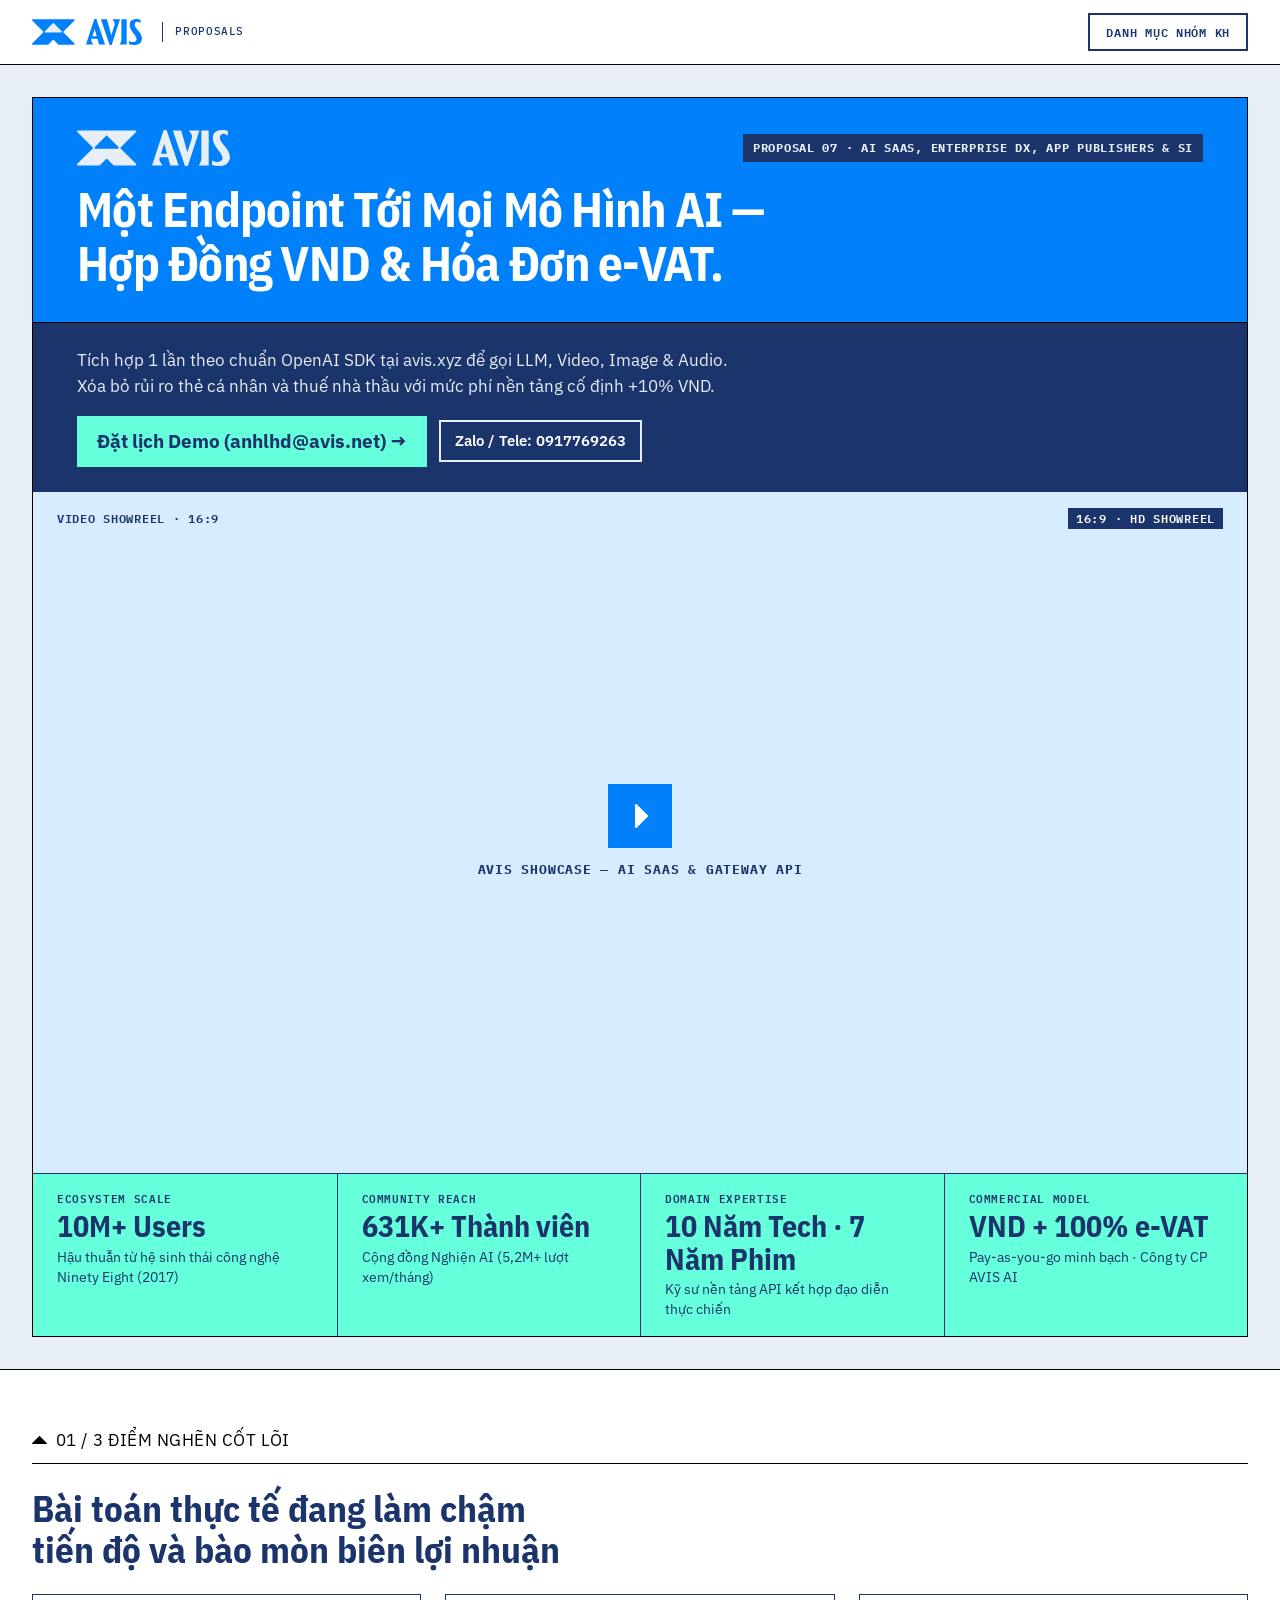
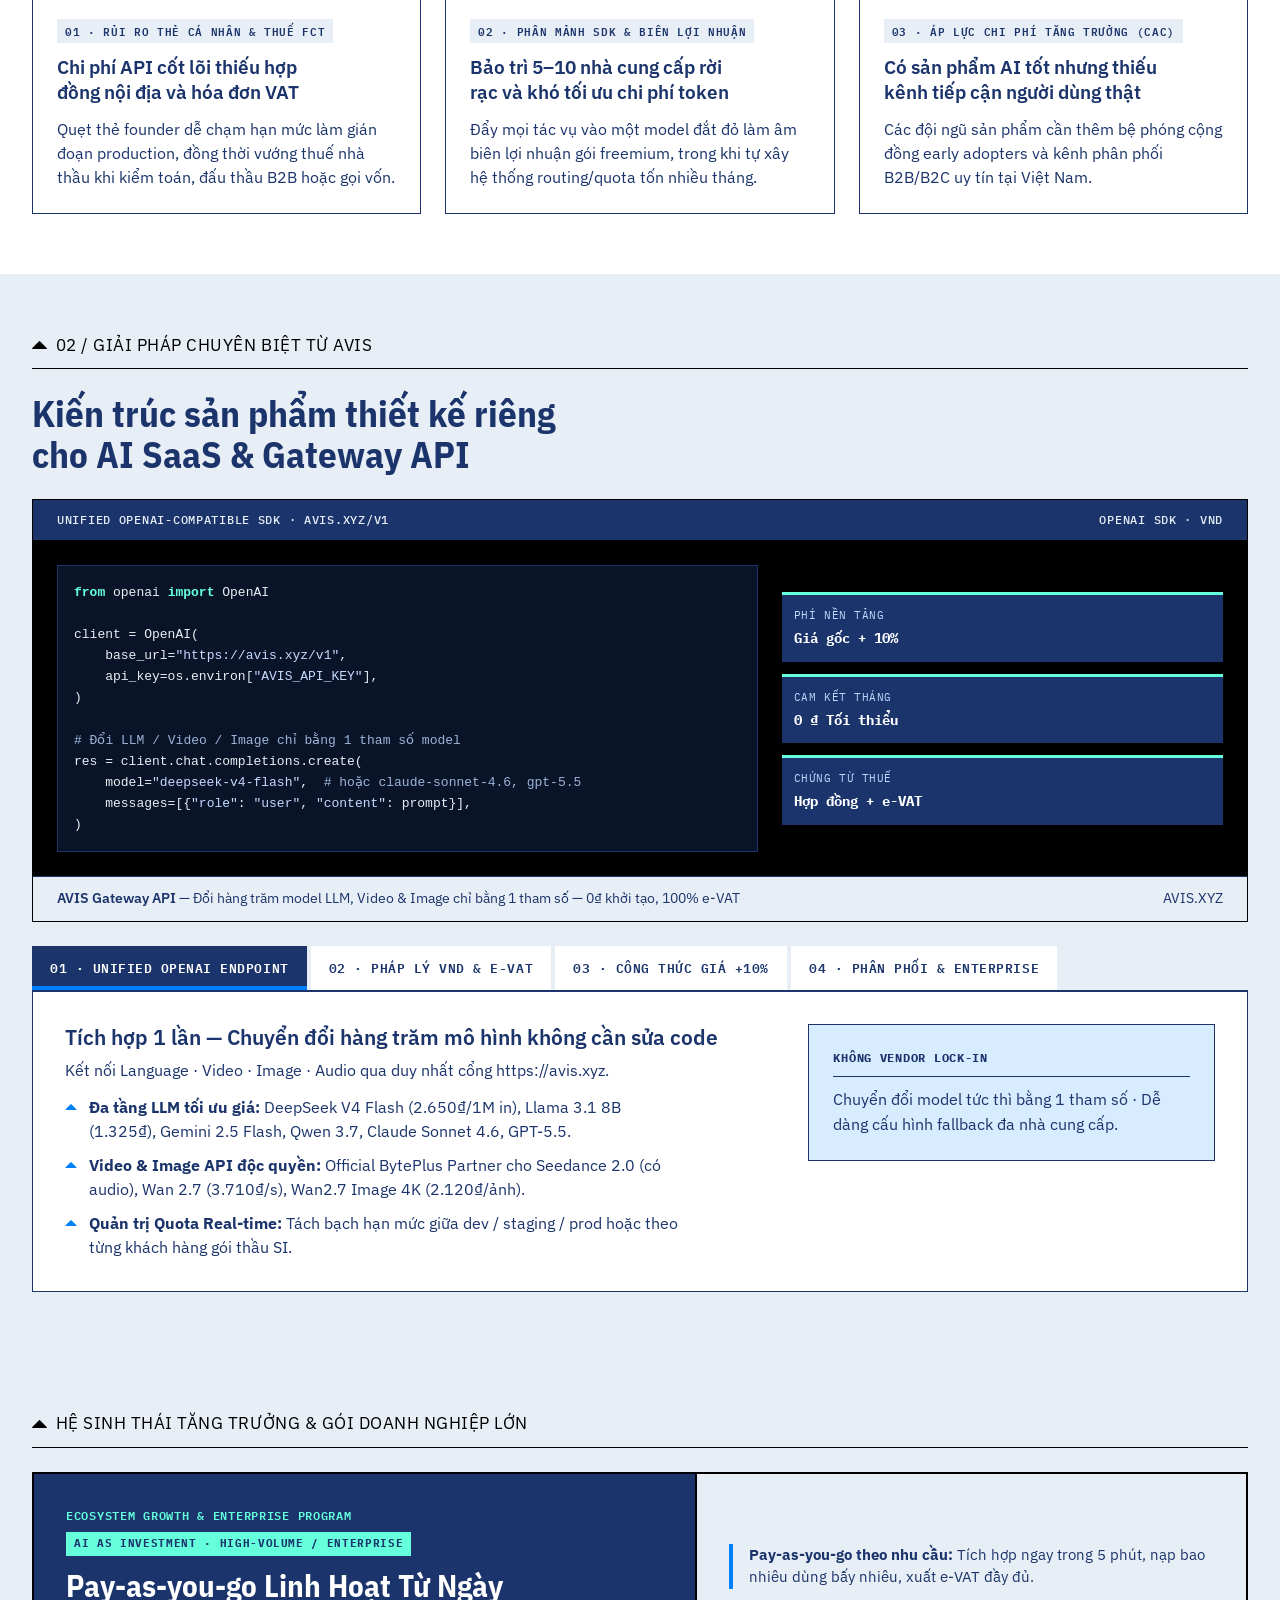
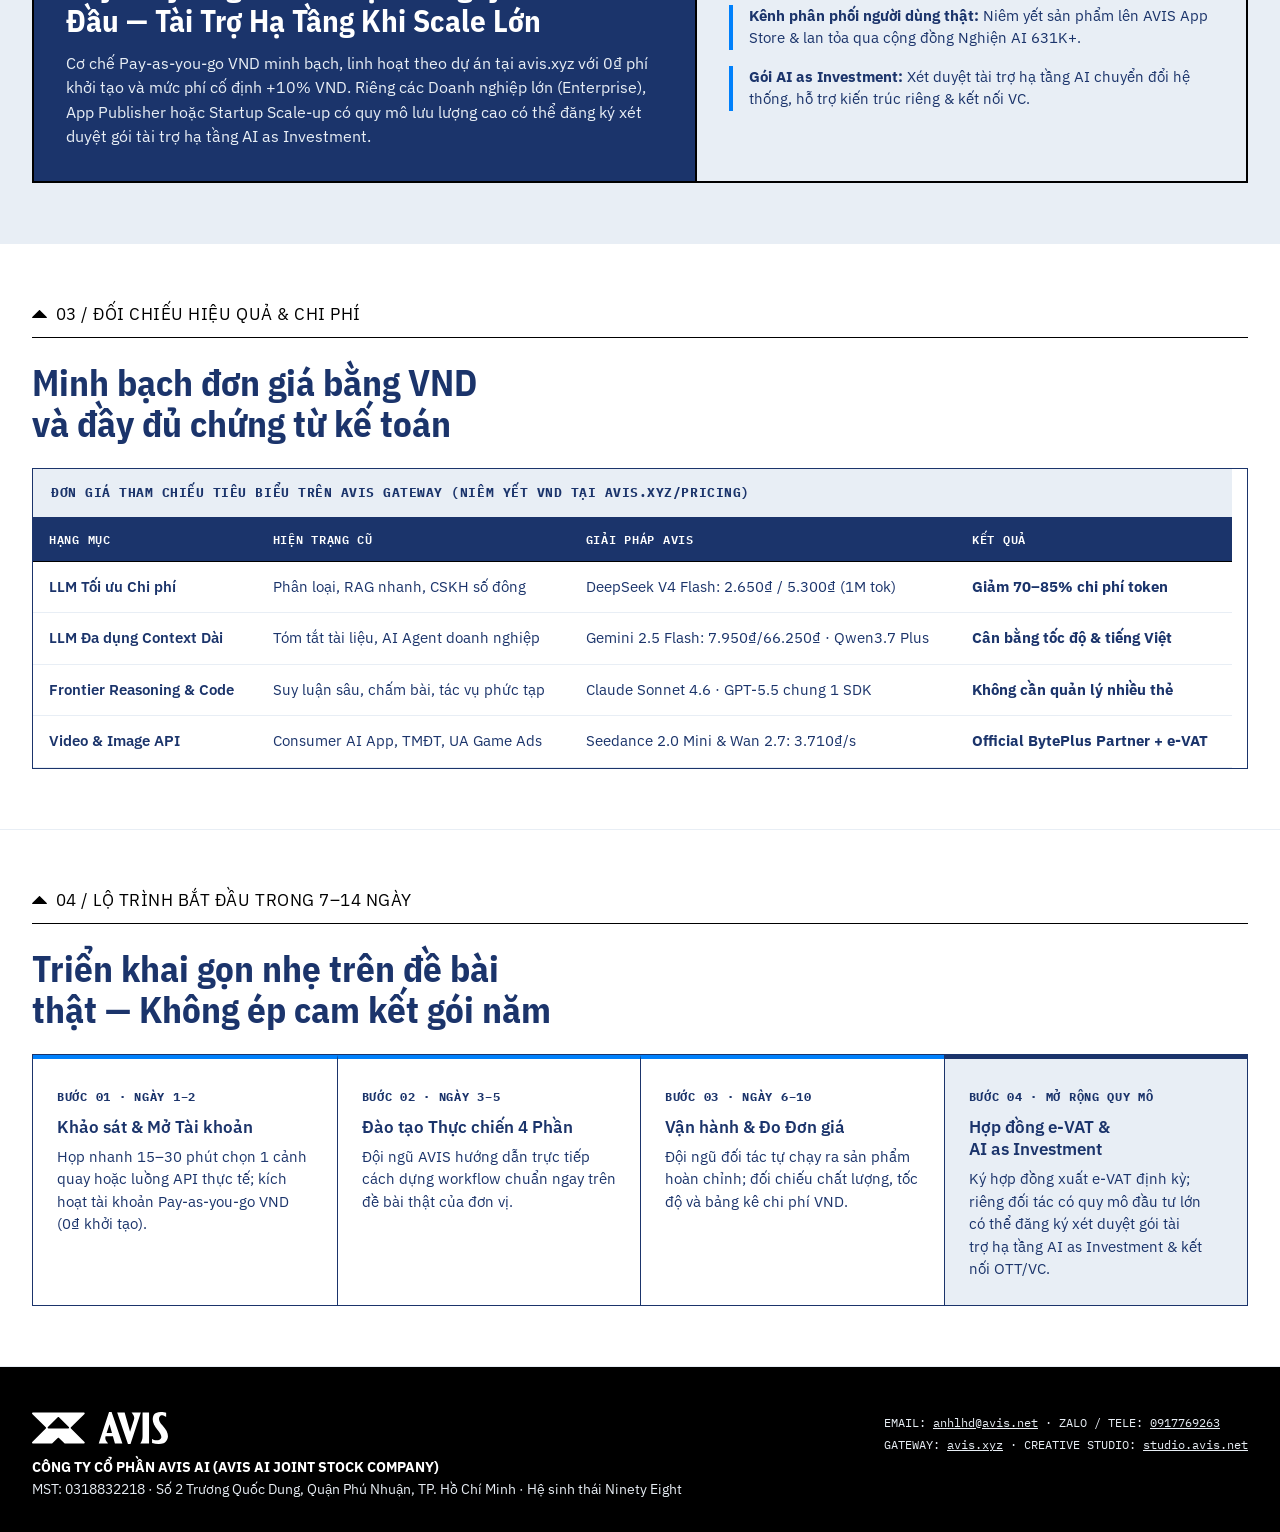
<file: proposals/ai-saas-enterprise-gateway.html>
<!DOCTYPE html>
<html lang="vi" data-avis-brand="masterbrand">
<head>
  <meta charset="utf-8">
  <meta name="viewport" content="width=device-width, initial-scale=1">
  <title>AVIS Proposal — Startup AI/SaaS, Doanh nghiệp Chuyển đổi số, App Publisher &amp; SI</title>
  <meta name="description" content="Tích hợp 1 lần theo chuẩn OpenAI SDK tại avis.xyz để gọi LLM, Video, Image &amp; Audio. Xóa bỏ rủi ro thẻ cá nhân và thuế nhà thầu với mức phí nền tảng cố định +10% VND.">
  <link rel="icon" type="image/svg+xml" href="../assets/brand/logo/masterbrand/avis-masterbrand-symbol-azure.svg">
  <link rel="stylesheet" href="../assets/proposals.css">
</head>
<body>
<header class="site-header">
  <div class="header-inner">
    <a class="site-logo" href="../index.html">
      <img src="../assets/brand/logo/masterbrand/avis-masterbrand-full-azure.svg" alt="AVIS" height="26">
      <span class="site-logo-divider" aria-hidden="true"></span>
      <span class="site-logo-tag">PROPOSALS</span>
    </a>
    <nav class="site-nav" aria-label="Danh mục Proposal theo nhóm khách hàng">
      <button
        class="menu-button"
        type="button"
        popovertarget="site-menu"
        popovertargetaction="toggle"
        aria-controls="site-menu"
      >
        <span>Danh mục Nhóm KH</span>
      </button>
      <ul id="site-menu" class="site-menu" popover="auto">
        <li><a href="../index.html">Tổng quan</a></li><li><a href="../proposals/indie-cinema-ott.html">Phim Độc lập &amp; OTT</a></li><li><a href="../proposals/production-house-tvc.html">Production House TVC</a></li><li><a href="../proposals/vfx-cgi-animation.html">VFX, CGI &amp; 3D</a></li><li><a href="../proposals/short-drama-remake.html">Short Drama &amp; Remake</a></li><li><a href="../proposals/archviz-interior-design.html">Archviz &amp; Nội thất</a></li><li><a href="../proposals/creative-digital-agency.html">Creative &amp; Digital Agency</a></li><li><a href="../proposals/ai-saas-enterprise-gateway.html" aria-current="page">AI SaaS &amp; Gateway API</a></li><li><a href="../proposals/creative-campus-academy.html">Đại học &amp; Học viện</a></li>
      </ul>
    </nav>
  </div>
</header>

<main>
  <section class="hero-shell">
    <div class="container">
      <div class="hero-frame">
        <div class="hero-primary-block">
          <div class="hero-brand-row">
            <img class="hero-brand-logo" src="../assets/brand/logo/masterbrand/avis-masterbrand-full-sea-white.svg" alt="AVIS" height="36">
            <span class="hero-kicker">PROPOSAL 07 · AI SAAS, ENTERPRISE DX, APP PUBLISHERS &amp; SI</span>
          </div>
          <h1>Một Endpoint Tới Mọi Mô Hình AI — Hợp Đồng VND &amp; Hóa Đơn e-VAT.</h1>
        </div>
        <div class="hero-sub-block">
          <p>Tích hợp 1 lần theo chuẩn OpenAI SDK tại avis.xyz để gọi LLM, Video, Image &amp; Audio. Xóa bỏ rủi ro thẻ cá nhân và thuế nhà thầu với mức phí nền tảng cố định +10% VND.</p>
          <div class="hero-actions">
            <a class="btn btn-cta-turquoise" href="mailto:anhlhd@avis.net?subject=Đặt lịch Demo &amp; Tư vấn AVIS — Startup AI/SaaS, Doanh nghiệp Chuyển đổi số, App Publisher &amp; SI">Đặt lịch Demo (anhlhd@avis.net) →</a>
            <a class="btn btn-outline-light" href="https://zalo.me/0917769263" target="_blank" rel="noopener">Zalo / Tele: 0917769263</a>
          </div>
        </div>
        <div class="hero-video-placeholder" role="region" aria-label="AVIS SHOWCASE — AI SaaS &amp; Gateway API">
          <div class="hero-video-placeholder-meta">
            <span>VIDEO SHOWREEL · 16:9</span>
            <span class="hero-video-placeholder-spec">16:9 · HD SHOWREEL</span>
          </div>
          <div class="hero-video-placeholder-center">
            <span class="hero-video-placeholder-play" aria-hidden="true">
              <span class="avis-tri avis-tri--play"></span>
            </span>
            <span class="hero-video-placeholder-title">AVIS SHOWCASE — AI SaaS &amp; Gateway API</span>
          </div>
        </div>
        <div class="credential-band">
          <div class="cred-cell">
            <span class="mono-label">ECOSYSTEM SCALE</span>
            <strong>10M+ Users</strong>
            <span>Hậu thuẫn từ hệ sinh thái công nghệ Ninety Eight (2017)</span>
          </div>
          <div class="cred-cell">
            <span class="mono-label">COMMUNITY REACH</span>
            <strong>631K+ Thành viên</strong>
            <span>Cộng đồng Nghiện AI (5,2M+ lượt xem/tháng)</span>
          </div>
          <div class="cred-cell">
            <span class="mono-label">DOMAIN EXPERTISE</span>
            <strong>10 Năm Tech · 7 Năm Phim</strong>
            <span>Kỹ sư nền tảng API kết hợp đạo diễn thực chiến</span>
          </div>
          <div class="cred-cell">
            <span class="mono-label">COMMERCIAL MODEL</span>
            <strong>VND + 100% e-VAT</strong>
            <span>Pay-as-you-go minh bạch · Công ty CP AVIS AI</span>
          </div>
        </div>
      </div>
    </div>
  </section>

  <section class="section">
    <div class="container">
      <div class="section-label"><span class="avis-tri avis-tri--up avis-tri--marker" aria-hidden="true"></span> 01 / 3 ĐIỂM NGHẼN CỐT LÕI</div>
      <div class="section-header">
        <h2>Bài toán thực tế đang làm chậm tiến độ và bào mòn biên lợi nhuận</h2>
      </div>
      <div class="grid-3">
        <article class="card">
        <span class="card-tag">01 · RỦI RO THẺ CÁ NHÂN &amp; THUẾ FCT</span>
        <h3>Chi phí API cốt lõi thiếu hợp đồng nội địa và hóa đơn VAT</h3>
        <p>Quẹt thẻ founder dễ chạm hạn mức làm gián đoạn production, đồng thời vướng thuế nhà thầu khi kiểm toán, đấu thầu B2B hoặc gọi vốn.</p>
      </article><article class="card">
        <span class="card-tag">02 · PHÂN MẢNH SDK &amp; BIÊN LỢI NHUẬN</span>
        <h3>Bảo trì 5–10 nhà cung cấp rời rạc và khó tối ưu chi phí token</h3>
        <p>Đẩy mọi tác vụ vào một model đắt đỏ làm âm biên lợi nhuận gói freemium, trong khi tự xây hệ thống routing/quota tốn nhiều tháng.</p>
      </article><article class="card">
        <span class="card-tag">03 · ÁP LỰC CHI PHÍ TĂNG TRƯỞNG (CAC)</span>
        <h3>Có sản phẩm AI tốt nhưng thiếu kênh tiếp cận người dùng thật</h3>
        <p>Các đội ngũ sản phẩm cần thêm bệ phóng cộng đồng early adopters và kênh phân phối B2B/B2C uy tín tại Việt Nam.</p>
      </article>
      </div>
    </div>
  </section>

  <section class="section section-alt">
    <div class="container">
      <div class="section-label"><span class="avis-tri avis-tri--up avis-tri--marker" aria-hidden="true"></span> 02 / GIẢI PHÁP CHUYÊN BIỆT TỪ AVIS</div>
      <div class="section-header">
        <h2>Kiến trúc sản phẩm thiết kế riêng cho AI SaaS &amp; Gateway API</h2>
      </div>
      <div class="gateway-code-stage">
      <div id="gateway-sdk-label" class="hero-media-bar">
        <span>UNIFIED OPENAI-COMPATIBLE SDK · AVIS.XYZ/V1</span>
        <span>OPENAI SDK · VND</span>
      </div>
      <div class="hero-code-frame">
        <pre class="hero-code-pre" role="region" aria-labelledby="gateway-sdk-label" tabindex="0"><code><span class="tok-kw">from</span> openai <span class="tok-kw">import</span> OpenAI

client = OpenAI(
    base_url=<span class="tok-str">"https://avis.xyz/v1"</span>,
    api_key=os.environ[<span class="tok-str">"AVIS_API_KEY"</span>],
)

<span class="tok-cmt"># Đổi LLM / Video / Image chỉ bằng 1 tham số model</span>
res = client.chat.completions.create(
    model=<span class="tok-str">"deepseek-v4-flash"</span>,  <span class="tok-cmt"># hoặc claude-sonnet-4.6, gpt-5.5</span>
    messages=[{<span class="tok-str">"role"</span>: <span class="tok-str">"user"</span>, <span class="tok-str">"content"</span>: prompt}],
)</code></pre>
        <div class="hero-code-metrics">
          <div class="hero-code-pill">
            <span>PHÍ NỀN TẢNG</span>
            <strong>Giá gốc + 10%</strong>
          </div>
          <div class="hero-code-pill">
            <span>CAM KẾT THÁNG</span>
            <strong>0 ₫ Tối thiểu</strong>
          </div>
          <div class="hero-code-pill">
            <span>CHỨNG TỪ THUẾ</span>
            <strong>Hợp đồng + e-VAT</strong>
          </div>
        </div>
      </div>
      <div class="hero-media-caption">
        <span><strong>AVIS Gateway API</strong> — Đổi hàng trăm model LLM, Video &amp; Image chỉ bằng 1 tham số — 0₫ khởi tạo, 100% e-VAT</span>
        <span>AVIS.XYZ</span>
      </div>
    </div>
      <div class="tabs">
        <div class="tablist-scroller" role="tablist" focusgroup="tablist nomemory" aria-label="Các trụ cột giải pháp của AVIS">
          <button type="button" role="tab" id="tab-ai-saas-enterprise-gateway-1" aria-selected="true" tabindex="0" focusgroupstart>01 · Unified OpenAI Endpoint</button><button type="button" role="tab" id="tab-ai-saas-enterprise-gateway-2" aria-selected="false" tabindex="-1">02 · Pháp lý VND &amp; e-VAT</button><button type="button" role="tab" id="tab-ai-saas-enterprise-gateway-3" aria-selected="false" tabindex="-1">03 · Công thức Giá +10%</button><button type="button" role="tab" id="tab-ai-saas-enterprise-gateway-4" aria-selected="false" tabindex="-1">04 · Phân phối &amp; Enterprise</button>
        </div>
        <div class="tabpanels-stack">
          <div role="tabpanel" id="panel-ai-saas-enterprise-gateway-1" aria-labelledby="tab-ai-saas-enterprise-gateway-1" tabindex="0">
          <div class="tabpanel-card">
            <div>
              <h3>Tích hợp 1 lần — Chuyển đổi hàng trăm mô hình không cần sửa code</h3>
              <p>Kết nối Language · Video · Image · Audio qua duy nhất cổng https://avis.xyz.</p>
              <ul class="avis-list"><li><strong>Đa tầng LLM tối ưu giá:</strong> DeepSeek V4 Flash (2.650₫/1M in), Llama 3.1 8B (1.325₫), Gemini 2.5 Flash, Qwen 3.7, Claude Sonnet 4.6, GPT-5.5.</li><li><strong>Video &amp; Image API độc quyền:</strong> Official BytePlus Partner cho Seedance 2.0 (có audio), Wan 2.7 (3.710₫/s), Wan2.7 Image 4K (2.120₫/ảnh).</li><li><strong>Quản trị Quota Real-time:</strong> Tách bạch hạn mức giữa dev / staging / prod hoặc theo từng khách hàng gói thầu SI.</li></ul>
            </div>
            <aside class="tabpanel-meta">
              <strong>KHÔNG VENDOR LOCK-IN</strong>
              <p>Chuyển đổi model tức thì bằng 1 tham số · Dễ dàng cấu hình fallback đa nhà cung cấp.</p>
            </aside>
          </div>
        </div><div role="tabpanel" id="panel-ai-saas-enterprise-gateway-2" aria-labelledby="tab-ai-saas-enterprise-gateway-2" hidden="until-found">
          <div class="tabpanel-card">
            <div>
              <h3>Chuẩn hóa 100% hồ sơ Thuế, Kiểm toán Big4, Đấu thầu &amp; Due Diligence</h3>
              <p>Thiết kế cho CFO, Kế toán trưởng và Founder công ty công nghệ tại Việt Nam.</p>
              <ul class="avis-list"><li><strong>Hợp đồng kinh tế nội địa:</strong> Ký trực tiếp cùng Công ty Cổ phần AVIS AI (MST: 0318832218, TP. Hồ Chí Minh).</li><li><strong>Chuyển khoản VND 0 phí ngoại tệ:</strong> Loại bỏ 2,5–3,5% phí chuyển đổi ngoại tệ trên thẻ tín dụng quốc tế.</li><li><strong>Hóa đơn e-VAT hợp lệ:</strong> Kèm bảng kê usage chi tiết hàng tháng, không phát sinh nghĩa vụ thuế nhà thầu (FCT).</li></ul>
            </div>
            <aside class="tabpanel-meta">
              <strong>SẴN SÀNG ĐẤU THẦU B2B</strong>
              <p>Đáp ứng trọn vẹn yêu cầu chứng từ của Ngân hàng, Tập đoàn và Quỹ đầu tư VC.</p>
            </aside>
          </div>
        </div><div role="tabpanel" id="panel-ai-saas-enterprise-gateway-3" aria-labelledby="tab-ai-saas-enterprise-gateway-3" hidden="until-found">
          <div class="tabpanel-card">
            <div>
              <h3>Một tầng phí cố định niêm yết công khai — 0₫ cam kết tối thiểu</h3>
              <p>Bình đẳng và minh bạch cho mọi quy mô từ đội ngũ khởi nghiệp đến tập đoàn lớn.</p>
              <ul class="avis-list"><li><strong>Giá gốc Provider + 10%:</strong> Quy đổi VND niêm yết công khai tại avis.xyz/pricing, không markup ẩn theo từng model.</li><li><strong>Pay-as-you-go linh hoạt:</strong> 0₫ phí khởi tạo, 0₫ cam kết tối thiểu tháng — dùng bao nhiêu thanh toán bấy nhiêu.</li><li><strong>Kết hợp UA cho App/Game:</strong> Dùng song song Gateway trong sản phẩm và Creative Studio sản xuất video quảng cáo UA.</li></ul>
            </div>
            <aside class="tabpanel-meta">
              <strong>DỰ BÁO CHÍNH XÁC COGS</strong>
              <p>Tính rõ giá vốn AI trên từng người dùng, học viên hoặc tác vụ AI Agent.</p>
            </aside>
          </div>
        </div><div role="tabpanel" id="panel-ai-saas-enterprise-gateway-4" aria-labelledby="tab-ai-saas-enterprise-gateway-4" hidden="until-found">
          <div class="tabpanel-card">
            <div>
              <h3>Hệ sinh thái Phân phối Người dùng thật &amp; Tùy chọn Gói Enterprise</h3>
              <p>AVIS là lớp hạ tầng và phân phối — tuyệt đối không cạnh tranh với ứng dụng của đối tác.</p>
              <ul class="avis-list"><li><strong>Hỗ trợ kỹ thuật cùng múi giờ:</strong> Kỹ sư nền tảng Việt Nam tư vấn trực tiếp kiến trúc multi-model routing.</li><li><strong>AVIS App Store &amp; Nghiện AI:</strong> Đưa ứng dụng tiếp cận cộng đồng 631K+ thành viên (5,2M+ lượt xem/tháng).</li><li><strong>Tài trợ Hạ tầng (AI as Investment):</strong> Xét duyệt gói tài trợ hạ tầng AI &amp; kết nối VC Network cho đối tác quy mô sản lượng lớn.</li></ul>
            </div>
            <aside class="tabpanel-meta">
              <strong>HẬU THUẪN HỆ SINH THÁI</strong>
              <p>Phát triển từ hệ sinh thái Ninety Eight (phục vụ 10M+ người dùng toàn cầu từ 2017).</p>
            </aside>
          </div>
        </div>
        </div>
      </div>
    </div>
  </section>


  <section class="section section-alt">
  <div class="container">
    <div class="section-label"><span class="avis-tri avis-tri--up avis-tri--marker" aria-hidden="true"></span> HỆ SINH THÁI TĂNG TRƯỞNG &amp; GÓI DOANH NGHIỆP LỚN</div>
    <div class="ott-panel">
      <div class="ott-main">
        <div class="ott-eyebrow">
          <span>ECOSYSTEM GROWTH &amp; ENTERPRISE PROGRAM</span>
          <span class="optional-badge">AI AS INVESTMENT · HIGH-VOLUME / ENTERPRISE</span>
        </div>
        <h3>Pay-as-you-go Linh Hoạt Từ Ngày Đầu — Tài Trợ Hạ Tầng Khi Scale Lớn</h3>
        <p>Cơ chế Pay-as-you-go VND minh bạch, linh hoạt theo dự án tại avis.xyz với 0₫ phí khởi tạo và mức phí cố định +10% VND. Riêng các Doanh nghiệp lớn (Enterprise), App Publisher hoặc Startup Scale-up có quy mô lưu lượng cao có thể đăng ký xét duyệt gói tài trợ hạ tầng AI as Investment.</p>
      </div>
      <ul class="ott-list">
        <li><strong>Pay-as-you-go theo nhu cầu:</strong> Tích hợp ngay trong 5 phút, nạp bao nhiêu dùng bấy nhiêu, xuất e-VAT đầy đủ.</li><li><strong>Kênh phân phối người dùng thật:</strong> Niêm yết sản phẩm lên AVIS App Store &amp; lan tỏa qua cộng đồng Nghiện AI 631K+.</li><li><strong>Gói AI as Investment:</strong> Xét duyệt tài trợ hạ tầng AI chuyển đổi hệ thống, hỗ trợ kiến trúc riêng &amp; kết nối VC.</li>
      </ul>
    </div>
  </div>
</section>

  <section class="section">
    <div class="container">
      <div class="section-label"><span class="avis-tri avis-tri--up avis-tri--marker" aria-hidden="true"></span> 03 / ĐỐI CHIẾU HIỆU QUẢ &amp; CHI PHÍ</div>
      <div class="section-header">
        <h2>Minh bạch đơn giá bằng VND và đầy đủ chứng từ kế toán</h2>
      </div>
      <div tabindex="0" role="region" aria-labelledby="caption-ai-saas-enterprise-gateway" class="table-wrapper">
        <table class="benchmark-table" style="--label-2: 'Hiện trạng cũ'; --label-3: 'Giải pháp AVIS'; --label-4: 'Kết quả';">
          <caption id="caption-ai-saas-enterprise-gateway">Đơn giá Tham chiếu Tiêu biểu trên AVIS Gateway (Niêm yết VND tại avis.xyz/pricing)</caption>
          <thead>
            <tr>
              <th scope="col">Hạng mục</th>
              <th scope="col">Hiện trạng cũ</th>
              <th scope="col">Giải pháp AVIS</th>
              <th scope="col">Kết quả</th>
            </tr>
          </thead>
          <tbody>
            <tr>
            <th scope="row">LLM Tối ưu Chi phí</th>
            <td>Phân loại, RAG nhanh, CSKH số đông</td>
            <td>DeepSeek V4 Flash: 2.650₫ / 5.300₫ (1M tok)</td>
            <td><strong>Giảm 70–85% chi phí token</strong></td>
          </tr><tr>
            <th scope="row">LLM Đa dụng Context Dài</th>
            <td>Tóm tắt tài liệu, AI Agent doanh nghiệp</td>
            <td>Gemini 2.5 Flash: 7.950₫/66.250₫ · Qwen3.7 Plus</td>
            <td><strong>Cân bằng tốc độ &amp; tiếng Việt</strong></td>
          </tr><tr>
            <th scope="row">Frontier Reasoning &amp; Code</th>
            <td>Suy luận sâu, chấm bài, tác vụ phức tạp</td>
            <td>Claude Sonnet 4.6 · GPT-5.5 chung 1 SDK</td>
            <td><strong>Không cần quản lý nhiều thẻ</strong></td>
          </tr><tr>
            <th scope="row">Video &amp; Image API</th>
            <td>Consumer AI App, TMĐT, UA Game Ads</td>
            <td>Seedance 2.0 Mini &amp; Wan 2.7: 3.710₫/s</td>
            <td><strong>Official BytePlus Partner + e-VAT</strong></td>
          </tr>
          </tbody>
        </table>
      </div>
    </div>
  </section>

  <section class="section">
    <div class="container">
      <div class="section-label"><span class="avis-tri avis-tri--up avis-tri--marker" aria-hidden="true"></span> 04 / LỘ TRÌNH BẮT ĐẦU TRONG 7–14 NGÀY</div>
      <div class="section-header">
        <h2>Triển khai gọn nhẹ trên đề bài thật — Không ép cam kết gói năm</h2>
      </div>
      <div class="steps-grid">
        <div class="step-box">
          <span class="step-week">BƯỚC 01 · NGÀY 1–2</span>
          <h3>Khảo sát &amp; Mở Tài khoản</h3>
          <p>Họp nhanh 15–30 phút chọn 1 cảnh quay hoặc luồng API thực tế; kích hoạt tài khoản Pay-as-you-go VND (0₫ khởi tạo).</p>
        </div>
        <div class="step-box">
          <span class="step-week">BƯỚC 02 · NGÀY 3–5</span>
          <h3>Đào tạo Thực chiến 4 Phần</h3>
          <p>Đội ngũ AVIS hướng dẫn trực tiếp cách dựng workflow chuẩn ngay trên đề bài thật của đơn vị.</p>
        </div>
        <div class="step-box">
          <span class="step-week">BƯỚC 03 · NGÀY 6–10</span>
          <h3>Vận hành &amp; Đo Đơn giá</h3>
          <p>Đội ngũ đối tác tự chạy ra sản phẩm hoàn chỉnh; đối chiếu chất lượng, tốc độ và bảng kê chi phí VND.</p>
        </div>
        <div class="step-box step-box--optional">
          <span class="step-week">BƯỚC 04 · MỞ RỘNG QUY MÔ</span>
          <h3>Hợp đồng e-VAT &amp; AI as Investment</h3>
          <p>Ký hợp đồng xuất e-VAT định kỳ; riêng đối tác có quy mô đầu tư lớn có thể đăng ký xét duyệt gói tài trợ hạ tầng AI as Investment &amp; kết nối OTT/VC.</p>
        </div>
      </div>
    </div>
  </section>
</main>

<footer class="site-footer">
  <div class="container footer-grid">
    <div>
      <img class="footer-logo" src="../assets/brand/logo/masterbrand/avis-masterbrand-full-white.svg" alt="AVIS" height="32" loading="lazy">
      <strong>CÔNG TY CỔ PHẦN AVIS AI (AVIS AI JOINT STOCK COMPANY)</strong><br>
      MST: 0318832218 · Số 2 Trương Quốc Dung, Quận Phú Nhuận, TP. Hồ Chí Minh · Hệ sinh thái Ninety Eight
    </div>
    <div class="footer-links">
      EMAIL: <a href="mailto:anhlhd@avis.net">anhlhd@avis.net</a> · ZALO / TELE: <a href="https://zalo.me/0917769263" target="_blank" rel="noopener">0917769263</a><br>
      GATEWAY: <a href="https://avis.xyz" target="_blank" rel="noopener">avis.xyz</a> · CREATIVE STUDIO: <a href="https://studio.avis.net" target="_blank" rel="noopener">studio.avis.net</a>
    </div>
  </div>
</footer>
<script type="module" src="../assets/proposals.js"></script>
</body>
</html>
</file>
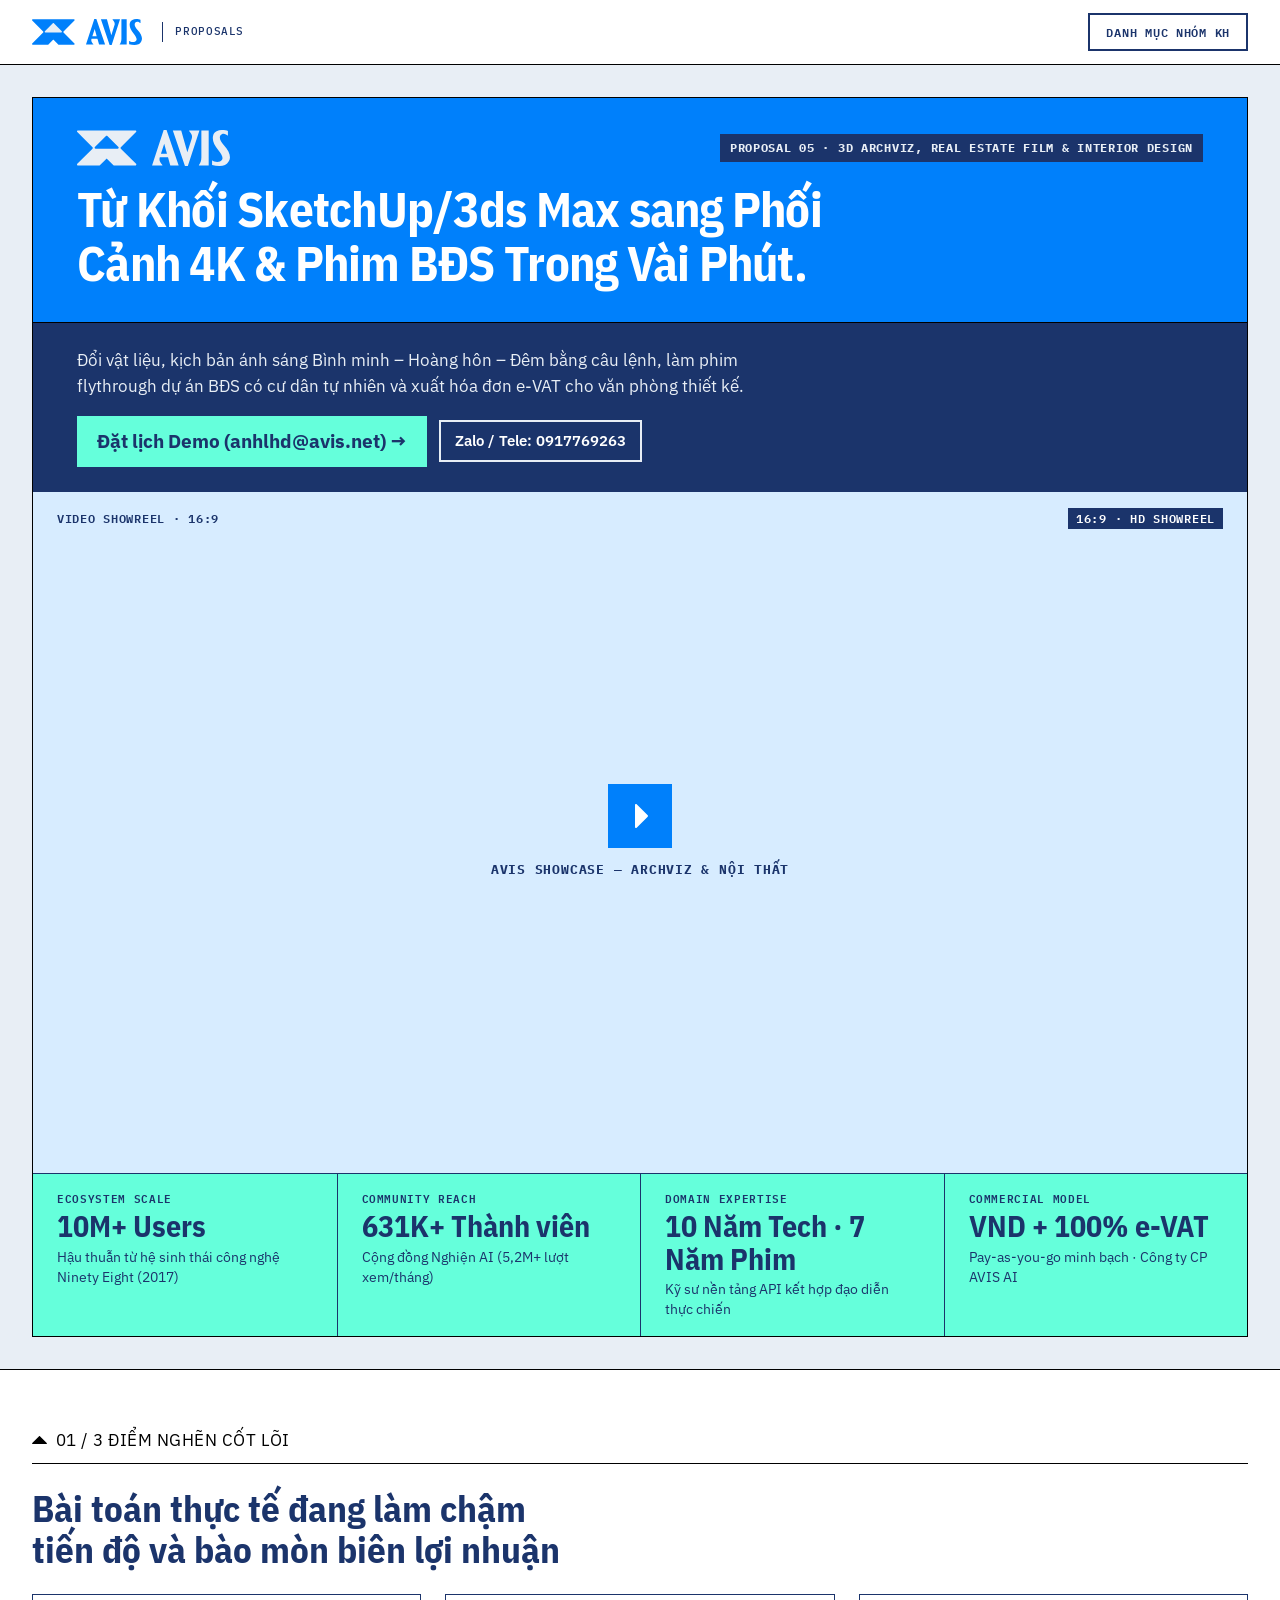
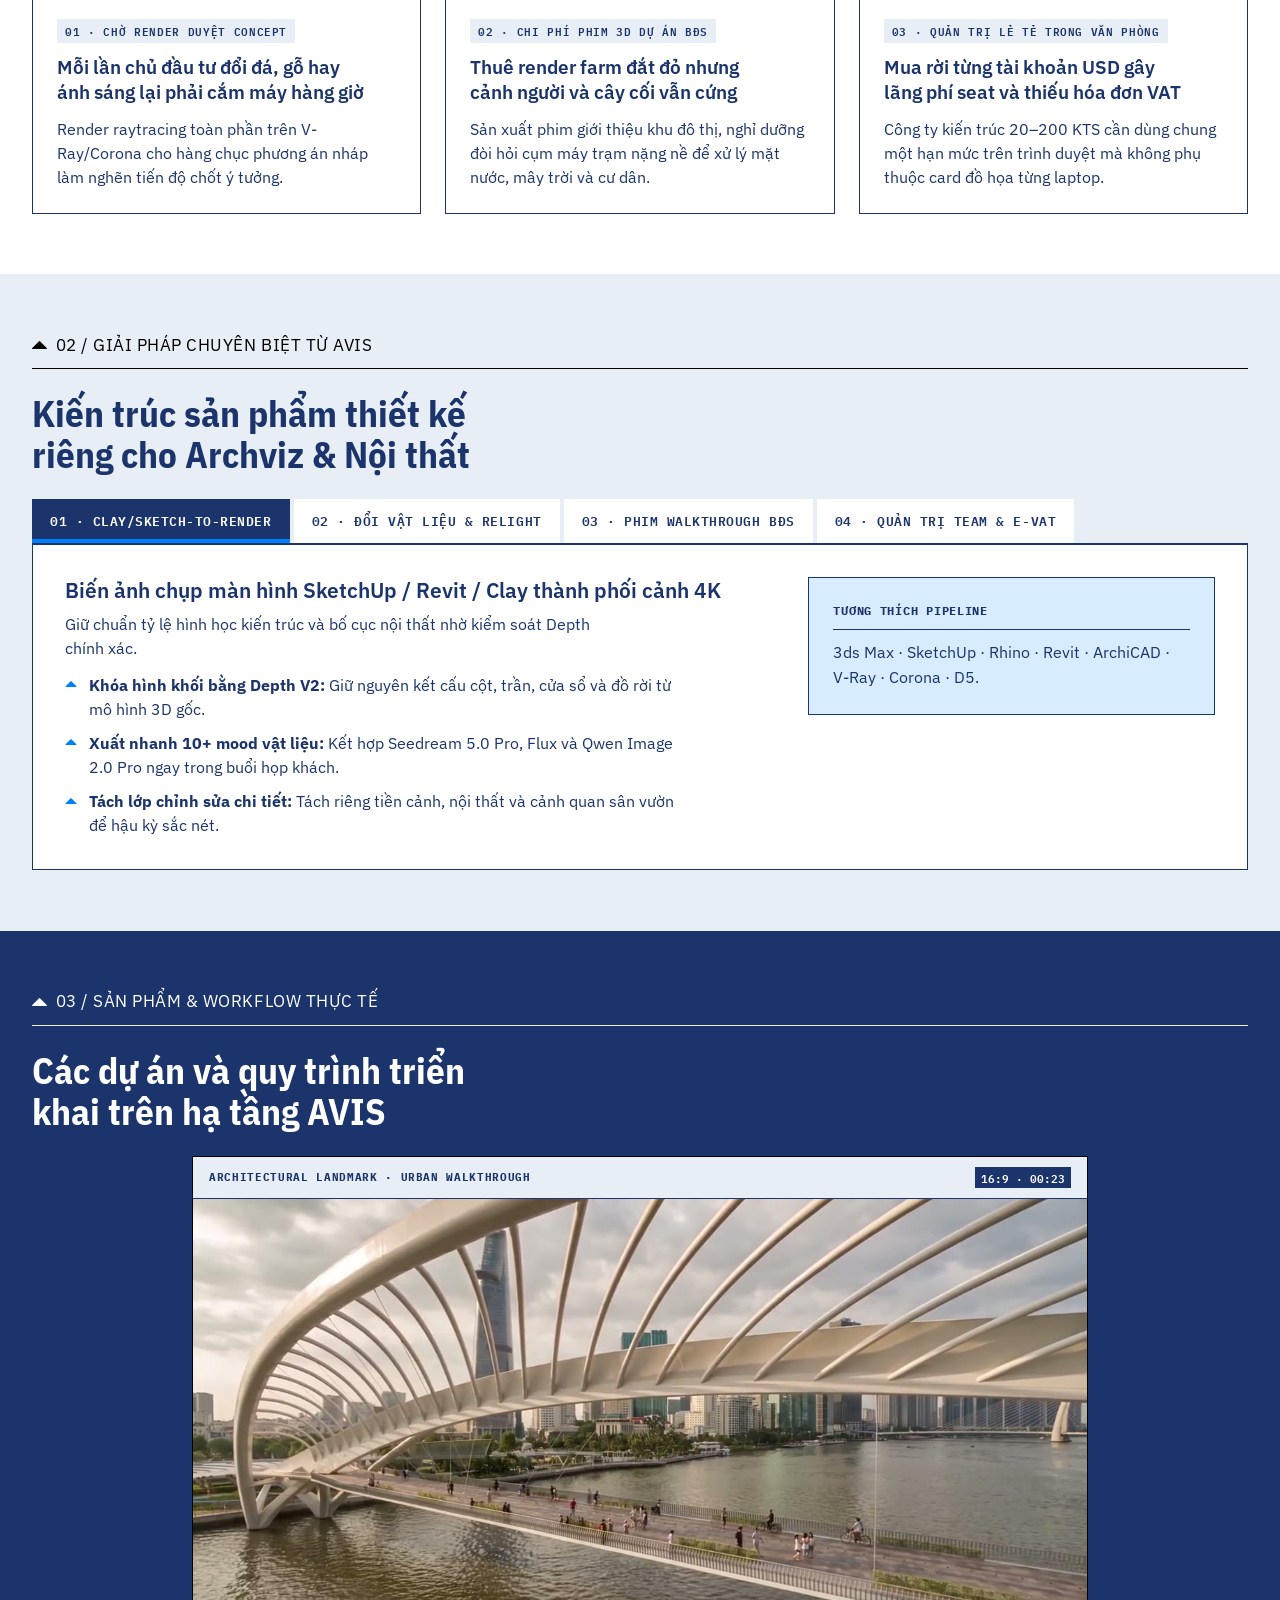
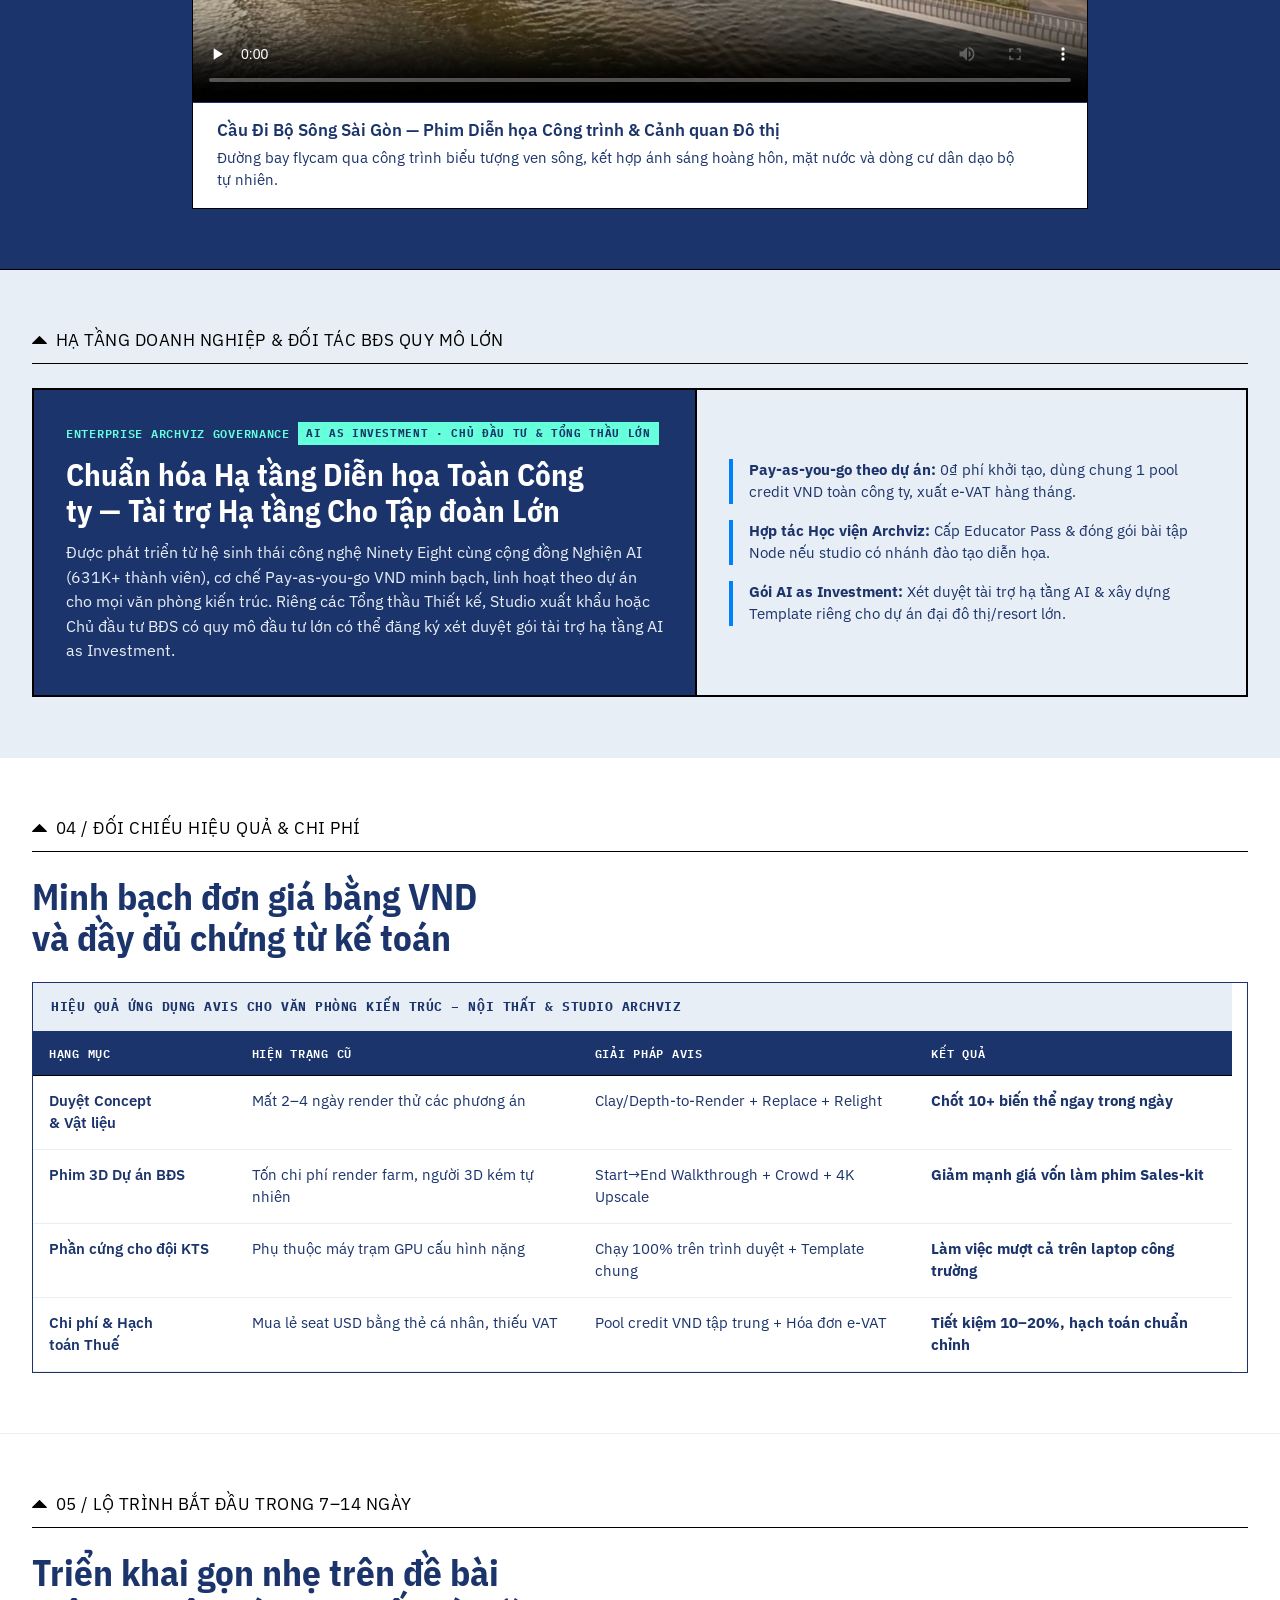
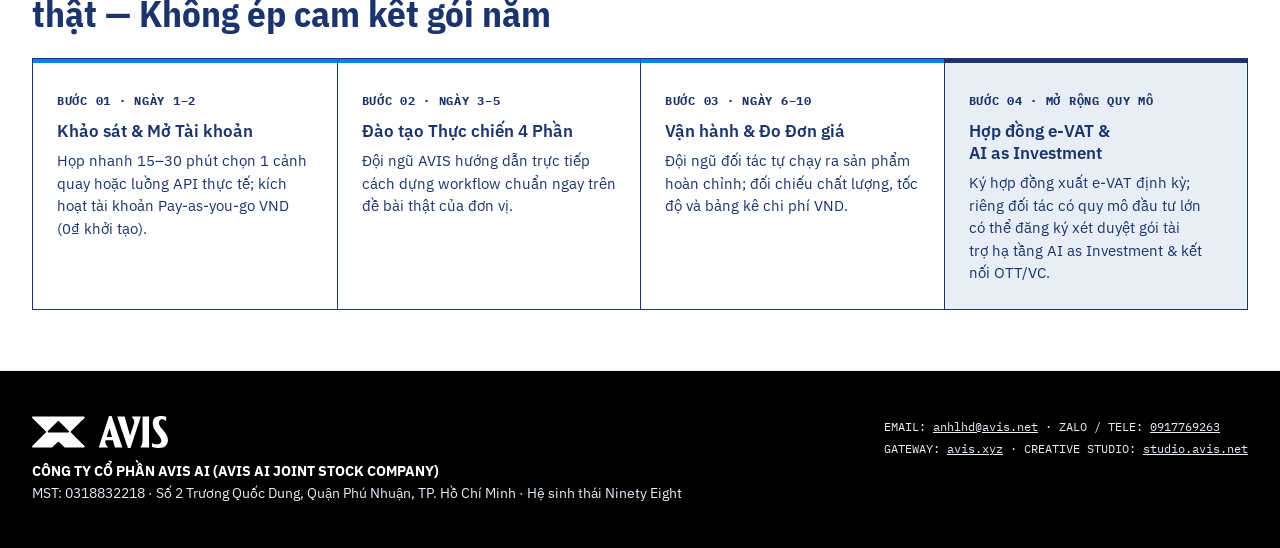
<file: proposals/archviz-interior-design.html>
<!DOCTYPE html>
<html lang="vi" data-avis-brand="masterbrand">
<head>
  <meta charset="utf-8">
  <meta name="viewport" content="width=device-width, initial-scale=1">
  <title>AVIS Proposal — Studio Diễn họa Kiến trúc (Archviz), Phim 3D BĐS &amp; Nội thất</title>
  <meta name="description" content="Đổi vật liệu, kịch bản ánh sáng Bình minh – Hoàng hôn – Đêm bằng câu lệnh, làm phim flythrough dự án BĐS có cư dân tự nhiên và xuất hóa đơn e-VAT cho văn phòng thiết kế.">
  <link rel="icon" type="image/svg+xml" href="../assets/brand/logo/masterbrand/avis-masterbrand-symbol-azure.svg">
  <link rel="stylesheet" href="../assets/proposals.css">
</head>
<body>
<header class="site-header">
  <div class="header-inner">
    <a class="site-logo" href="../index.html">
      <img src="../assets/brand/logo/masterbrand/avis-masterbrand-full-azure.svg" alt="AVIS" height="26">
      <span class="site-logo-divider" aria-hidden="true"></span>
      <span class="site-logo-tag">PROPOSALS</span>
    </a>
    <nav class="site-nav" aria-label="Danh mục Proposal theo nhóm khách hàng">
      <button
        class="menu-button"
        type="button"
        popovertarget="site-menu"
        popovertargetaction="toggle"
        aria-controls="site-menu"
      >
        <span>Danh mục Nhóm KH</span>
      </button>
      <ul id="site-menu" class="site-menu" popover="auto">
        <li><a href="../index.html">Tổng quan</a></li><li><a href="../proposals/indie-cinema-ott.html">Phim Độc lập &amp; OTT</a></li><li><a href="../proposals/production-house-tvc.html">Production House TVC</a></li><li><a href="../proposals/vfx-cgi-animation.html">VFX, CGI &amp; 3D</a></li><li><a href="../proposals/short-drama-remake.html">Short Drama &amp; Remake</a></li><li><a href="../proposals/archviz-interior-design.html" aria-current="page">Archviz &amp; Nội thất</a></li><li><a href="../proposals/creative-digital-agency.html">Creative &amp; Digital Agency</a></li><li><a href="../proposals/ai-saas-enterprise-gateway.html">AI SaaS &amp; Gateway API</a></li><li><a href="../proposals/creative-campus-academy.html">Đại học &amp; Học viện</a></li>
      </ul>
    </nav>
  </div>
</header>

<main>
  <section class="hero-shell">
    <div class="container">
      <div class="hero-frame">
        <div class="hero-primary-block">
          <div class="hero-brand-row">
            <img class="hero-brand-logo" src="../assets/brand/logo/masterbrand/avis-masterbrand-full-sea-white.svg" alt="AVIS" height="36">
            <span class="hero-kicker">PROPOSAL 05 · 3D ARCHVIZ, REAL ESTATE FILM &amp; INTERIOR DESIGN</span>
          </div>
          <h1>Từ Khối SketchUp/3ds Max sang Phối Cảnh 4K &amp; Phim BĐS Trong Vài Phút.</h1>
        </div>
        <div class="hero-sub-block">
          <p>Đổi vật liệu, kịch bản ánh sáng Bình minh – Hoàng hôn – Đêm bằng câu lệnh, làm phim flythrough dự án BĐS có cư dân tự nhiên và xuất hóa đơn e-VAT cho văn phòng thiết kế.</p>
          <div class="hero-actions">
            <a class="btn btn-cta-turquoise" href="mailto:anhlhd@avis.net?subject=Đặt lịch Demo &amp; Tư vấn AVIS — Studio Diễn họa Kiến trúc (Archviz), Phim 3D BĐS &amp; Nội thất">Đặt lịch Demo (anhlhd@avis.net) →</a>
            <a class="btn btn-outline-light" href="https://zalo.me/0917769263" target="_blank" rel="noopener">Zalo / Tele: 0917769263</a>
          </div>
        </div>
        <div class="hero-video-placeholder" role="region" aria-label="AVIS SHOWCASE — Archviz &amp; Nội thất">
          <div class="hero-video-placeholder-meta">
            <span>VIDEO SHOWREEL · 16:9</span>
            <span class="hero-video-placeholder-spec">16:9 · HD SHOWREEL</span>
          </div>
          <div class="hero-video-placeholder-center">
            <span class="hero-video-placeholder-play" aria-hidden="true">
              <span class="avis-tri avis-tri--play"></span>
            </span>
            <span class="hero-video-placeholder-title">AVIS SHOWCASE — Archviz &amp; Nội thất</span>
          </div>
        </div>
        <div class="credential-band">
          <div class="cred-cell">
            <span class="mono-label">ECOSYSTEM SCALE</span>
            <strong>10M+ Users</strong>
            <span>Hậu thuẫn từ hệ sinh thái công nghệ Ninety Eight (2017)</span>
          </div>
          <div class="cred-cell">
            <span class="mono-label">COMMUNITY REACH</span>
            <strong>631K+ Thành viên</strong>
            <span>Cộng đồng Nghiện AI (5,2M+ lượt xem/tháng)</span>
          </div>
          <div class="cred-cell">
            <span class="mono-label">DOMAIN EXPERTISE</span>
            <strong>10 Năm Tech · 7 Năm Phim</strong>
            <span>Kỹ sư nền tảng API kết hợp đạo diễn thực chiến</span>
          </div>
          <div class="cred-cell">
            <span class="mono-label">COMMERCIAL MODEL</span>
            <strong>VND + 100% e-VAT</strong>
            <span>Pay-as-you-go minh bạch · Công ty CP AVIS AI</span>
          </div>
        </div>
      </div>
    </div>
  </section>

  <section class="section">
    <div class="container">
      <div class="section-label"><span class="avis-tri avis-tri--up avis-tri--marker" aria-hidden="true"></span> 01 / 3 ĐIỂM NGHẼN CỐT LÕI</div>
      <div class="section-header">
        <h2>Bài toán thực tế đang làm chậm tiến độ và bào mòn biên lợi nhuận</h2>
      </div>
      <div class="grid-3">
        <article class="card">
        <span class="card-tag">01 · CHỜ RENDER DUYỆT CONCEPT</span>
        <h3>Mỗi lần chủ đầu tư đổi đá, gỗ hay ánh sáng lại phải cắm máy hàng giờ</h3>
        <p>Render raytracing toàn phần trên V-Ray/Corona cho hàng chục phương án nháp làm nghẽn tiến độ chốt ý tưởng.</p>
      </article><article class="card">
        <span class="card-tag">02 · CHI PHÍ PHIM 3D DỰ ÁN BĐS</span>
        <h3>Thuê render farm đắt đỏ nhưng cảnh người và cây cối vẫn cứng</h3>
        <p>Sản xuất phim giới thiệu khu đô thị, nghỉ dưỡng đòi hỏi cụm máy trạm nặng nề để xử lý mặt nước, mây trời và cư dân.</p>
      </article><article class="card">
        <span class="card-tag">03 · QUẢN TRỊ LẺ TẺ TRONG VĂN PHÒNG</span>
        <h3>Mua rời từng tài khoản USD gây lãng phí seat và thiếu hóa đơn VAT</h3>
        <p>Công ty kiến trúc 20–200 KTS cần dùng chung một hạn mức trên trình duyệt mà không phụ thuộc card đồ họa từng laptop.</p>
      </article>
      </div>
    </div>
  </section>

  <section class="section section-alt">
    <div class="container">
      <div class="section-label"><span class="avis-tri avis-tri--up avis-tri--marker" aria-hidden="true"></span> 02 / GIẢI PHÁP CHUYÊN BIỆT TỪ AVIS</div>
      <div class="section-header">
        <h2>Kiến trúc sản phẩm thiết kế riêng cho Archviz &amp; Nội thất</h2>
      </div>
      
      <div class="tabs">
        <div class="tablist-scroller" role="tablist" focusgroup="tablist nomemory" aria-label="Các trụ cột giải pháp của AVIS">
          <button type="button" role="tab" id="tab-archviz-interior-design-1" aria-selected="true" tabindex="0" focusgroupstart>01 · Clay/Sketch-to-Render</button><button type="button" role="tab" id="tab-archviz-interior-design-2" aria-selected="false" tabindex="-1">02 · Đổi Vật liệu &amp; Relight</button><button type="button" role="tab" id="tab-archviz-interior-design-3" aria-selected="false" tabindex="-1">03 · Phim Walkthrough BĐS</button><button type="button" role="tab" id="tab-archviz-interior-design-4" aria-selected="false" tabindex="-1">04 · Quản trị Team &amp; e-VAT</button>
        </div>
        <div class="tabpanels-stack">
          <div role="tabpanel" id="panel-archviz-interior-design-1" aria-labelledby="tab-archviz-interior-design-1" tabindex="0">
          <div class="tabpanel-card">
            <div>
              <h3>Biến ảnh chụp màn hình SketchUp / Revit / Clay thành phối cảnh 4K</h3>
              <p>Giữ chuẩn tỷ lệ hình học kiến trúc và bố cục nội thất nhờ kiểm soát Depth chính xác.</p>
              <ul class="avis-list"><li><strong>Khóa hình khối bằng Depth V2:</strong> Giữ nguyên kết cấu cột, trần, cửa sổ và đồ rời từ mô hình 3D gốc.</li><li><strong>Xuất nhanh 10+ mood vật liệu:</strong> Kết hợp Seedream 5.0 Pro, Flux và Qwen Image 2.0 Pro ngay trong buổi họp khách.</li><li><strong>Tách lớp chỉnh sửa chi tiết:</strong> Tách riêng tiền cảnh, nội thất và cảnh quan sân vườn để hậu kỳ sắc nét.</li></ul>
            </div>
            <aside class="tabpanel-meta">
              <strong>TƯƠNG THÍCH PIPELINE</strong>
              <p>3ds Max · SketchUp · Rhino · Revit · ArchiCAD · V-Ray · Corona · D5.</p>
            </aside>
          </div>
        </div><div role="tabpanel" id="panel-archviz-interior-design-2" aria-labelledby="tab-archviz-interior-design-2" hidden="until-found">
          <div class="tabpanel-card">
            <div>
              <h3>Thay chất liệu nội thất &amp; Ánh sáng Ngày – Hoàng hôn – Đêm tức thì</h3>
              <p>Trình bày trọn bộ phương án cảm xúc ánh sáng mà không phải đặt lại hệ đèn HDRI.</p>
              <ul class="avis-list"><li><strong>Mask Brush &amp; Replace:</strong> Quét vùng sàn, mảng tường, sofa hoặc mặt dựng facade để đổi vật liệu theo câu lệnh.</li><li><strong>Relight &amp; Thời tiết:</strong> Chuyển cùng góc biệt thự/resort từ nắng mai sang chiều hoàng hôn hoặc lên đèn đêm.</li><li><strong>Góc nhìn quy hoạch tổng thể:</strong> Mở rộng góc nhìn từ trên cao (aerial/overhead) đồng bộ cảnh quan khu đất.</li></ul>
            </div>
            <aside class="tabpanel-meta">
              <strong>RÚT NGẮN VÒNG DUYỆT</strong>
              <p>Giảm thời gian chốt phương án concept từ 3–5 ngày xuống ngay trong buổi họp.</p>
            </aside>
          </div>
        </div><div role="tabpanel" id="panel-archviz-interior-design-3" aria-labelledby="tab-archviz-interior-design-3" hidden="until-found">
          <div class="tabpanel-card">
            <div>
              <h3>Nối 2 góc phối cảnh tĩnh thành Phim Flythrough 4K sống động</h3>
              <p>Nâng cấp gói Sales-kit cho chủ đầu tư khu đô thị, cao ốc thương mại và bất động sản nghỉ dưỡng.</p>
              <ul class="avis-list"><li><strong>Start → End Frame Camera:</strong> Tạo chuyển động máy quay bay mượt xuyên qua các không gian kiến trúc đã duyệt.</li><li><strong>Cư dân &amp; Cảnh quan tự nhiên:</strong> Bổ sung người dạo bộ, mặt nước, rèm gió bay chân thực không bị &#x27;nhựa 3D&#x27;.</li><li><strong>4K Optical Flow Upscale:</strong> Nâng độ phân giải và độ mượt khung hình đạt chuẩn trình chiếu sự kiện mở bán.</li></ul>
            </div>
            <aside class="tabpanel-meta">
              <strong>DỄ ĐÓNG GÓI BÁO GIÁ</strong>
              <p>Đơn giá tính rõ theo ₫/giây &amp; ₫/ảnh — kiểm soát sát biên lợi nhuận từng dự án.</p>
            </aside>
          </div>
        </div><div role="tabpanel" id="panel-archviz-interior-design-4" aria-labelledby="tab-archviz-interior-design-4" hidden="until-found">
          <div class="tabpanel-card">
            <div>
              <h3>Gom chung Pool Credit toàn văn phòng trên Cloud &amp; Xuất hóa đơn VAT</h3>
              <p>Chạy mượt trên mọi laptop KTS đi công trường và chuẩn hóa kế toán doanh nghiệp.</p>
              <ul class="avis-list"><li><strong>100% Cloud trên trình duyệt:</strong> Không cần trang bị GPU đắt tiền cho toàn bộ máy tính nhân sự thiết kế.</li><li><strong>Quản lý hạn mức tập trung:</strong> Chia sẻ Template chuẩn của công ty; tối ưu 10–20% chi phí, không ép gói năm.</li><li><strong>Pháp nhân Việt Nam + e-VAT:</strong> Ký hợp đồng Công ty CP AVIS AI (MST 0318832218), thanh toán VND minh bạch.</li></ul>
            </div>
            <aside class="tabpanel-meta">
              <strong>ĐÀO TẠO TRÊN DỰ ÁN THẬT</strong>
              <p>Huấn luyện 4 phần trực tiếp trên mặt bằng &amp; phối cảnh thực tế của văn phòng.</p>
            </aside>
          </div>
        </div>
        </div>
      </div>
    </div>
  </section>

  <section class="section section-sapphire">
    <div class="container">
      <div class="section-label"><span class="avis-tri avis-tri--up avis-tri--marker" aria-hidden="true"></span> 03 / SẢN PHẨM &amp; WORKFLOW THỰC TẾ</div>
      <div class="section-header">
        <h2>Các dự án và quy trình triển khai trên hạ tầng AVIS</h2>
      </div>
      <div class="video-grid video-grid--single">
        <figure class="video-figure">
        <div class="video-head">
          <span class="video-head-tag">ARCHITECTURAL LANDMARK · URBAN WALKTHROUGH</span>
          <span class="video-head-ratio">16:9 · 00:23</span>
        </div>
        <div class="video-stage">
          <video
            controls
            loading="lazy"
            preload="none"
            playsinline
            width="1280"
            height="720"
            poster="../media/posters/tvc-cau-di-bo.jpg"
            src="../media/videos/tvc-cau-di-bo.mp4"
          >
            <source src="../media/videos/tvc-cau-di-bo.mp4" type="video/mp4">
          </video>
        </div>
        <figcaption class="video-caption">
          <h3>Cầu Đi Bộ Sông Sài Gòn — Phim Diễn họa Công trình &amp; Cảnh quan Đô thị</h3>
          <p>Đường bay flycam qua công trình biểu tượng ven sông, kết hợp ánh sáng hoàng hôn, mặt nước và dòng cư dân dạo bộ tự nhiên.</p>
        </figcaption>
      </figure>
      </div>
    </div>
  </section>

  <section class="section section-alt">
  <div class="container">
    <div class="section-label"><span class="avis-tri avis-tri--up avis-tri--marker" aria-hidden="true"></span> HẠ TẦNG DOANH NGHIỆP &amp; ĐỐI TÁC BĐS QUY MÔ LỚN</div>
    <div class="ott-panel">
      <div class="ott-main">
        <div class="ott-eyebrow">
          <span>ENTERPRISE ARCHVIZ GOVERNANCE</span>
          <span class="optional-badge">AI AS INVESTMENT · CHỦ ĐẦU TƯ &amp; TỔNG THẦU LỚN</span>
        </div>
        <h3>Chuẩn hóa Hạ tầng Diễn họa Toàn Công ty — Tài trợ Hạ tầng Cho Tập đoàn Lớn</h3>
        <p>Được phát triển từ hệ sinh thái công nghệ Ninety Eight cùng cộng đồng Nghiện AI (631K+ thành viên), cơ chế Pay-as-you-go VND minh bạch, linh hoạt theo dự án cho mọi văn phòng kiến trúc. Riêng các Tổng thầu Thiết kế, Studio xuất khẩu hoặc Chủ đầu tư BĐS có quy mô đầu tư lớn có thể đăng ký xét duyệt gói tài trợ hạ tầng AI as Investment.</p>
      </div>
      <ul class="ott-list">
        <li><strong>Pay-as-you-go theo dự án:</strong> 0₫ phí khởi tạo, dùng chung 1 pool credit VND toàn công ty, xuất e-VAT hàng tháng.</li><li><strong>Hợp tác Học viện Archviz:</strong> Cấp Educator Pass &amp; đóng gói bài tập Node nếu studio có nhánh đào tạo diễn họa.</li><li><strong>Gói AI as Investment:</strong> Xét duyệt tài trợ hạ tầng AI &amp; xây dựng Template riêng cho dự án đại đô thị/resort lớn.</li>
      </ul>
    </div>
  </div>
</section>

  <section class="section">
    <div class="container">
      <div class="section-label"><span class="avis-tri avis-tri--up avis-tri--marker" aria-hidden="true"></span> 04 / ĐỐI CHIẾU HIỆU QUẢ &amp; CHI PHÍ</div>
      <div class="section-header">
        <h2>Minh bạch đơn giá bằng VND và đầy đủ chứng từ kế toán</h2>
      </div>
      <div tabindex="0" role="region" aria-labelledby="caption-archviz-interior-design" class="table-wrapper">
        <table class="benchmark-table" style="--label-2: 'Hiện trạng cũ'; --label-3: 'Giải pháp AVIS'; --label-4: 'Kết quả';">
          <caption id="caption-archviz-interior-design">Hiệu quả Ứng dụng AVIS cho Văn phòng Kiến trúc – Nội thất &amp; Studio Archviz</caption>
          <thead>
            <tr>
              <th scope="col">Hạng mục</th>
              <th scope="col">Hiện trạng cũ</th>
              <th scope="col">Giải pháp AVIS</th>
              <th scope="col">Kết quả</th>
            </tr>
          </thead>
          <tbody>
            <tr>
            <th scope="row">Duyệt Concept &amp; Vật liệu</th>
            <td>Mất 2–4 ngày render thử các phương án</td>
            <td>Clay/Depth-to-Render + Replace + Relight</td>
            <td><strong>Chốt 10+ biến thể ngay trong ngày</strong></td>
          </tr><tr>
            <th scope="row">Phim 3D Dự án BĐS</th>
            <td>Tốn chi phí render farm, người 3D kém tự nhiên</td>
            <td>Start→End Walkthrough + Crowd + 4K Upscale</td>
            <td><strong>Giảm mạnh giá vốn làm phim Sales-kit</strong></td>
          </tr><tr>
            <th scope="row">Phần cứng cho đội KTS</th>
            <td>Phụ thuộc máy trạm GPU cấu hình nặng</td>
            <td>Chạy 100% trên trình duyệt + Template chung</td>
            <td><strong>Làm việc mượt cả trên laptop công trường</strong></td>
          </tr><tr>
            <th scope="row">Chi phí &amp; Hạch toán Thuế</th>
            <td>Mua lẻ seat USD bằng thẻ cá nhân, thiếu VAT</td>
            <td>Pool credit VND tập trung + Hóa đơn e-VAT</td>
            <td><strong>Tiết kiệm 10–20%, hạch toán chuẩn chỉnh</strong></td>
          </tr>
          </tbody>
        </table>
      </div>
    </div>
  </section>

  <section class="section">
    <div class="container">
      <div class="section-label"><span class="avis-tri avis-tri--up avis-tri--marker" aria-hidden="true"></span> 05 / LỘ TRÌNH BẮT ĐẦU TRONG 7–14 NGÀY</div>
      <div class="section-header">
        <h2>Triển khai gọn nhẹ trên đề bài thật — Không ép cam kết gói năm</h2>
      </div>
      <div class="steps-grid">
        <div class="step-box">
          <span class="step-week">BƯỚC 01 · NGÀY 1–2</span>
          <h3>Khảo sát &amp; Mở Tài khoản</h3>
          <p>Họp nhanh 15–30 phút chọn 1 cảnh quay hoặc luồng API thực tế; kích hoạt tài khoản Pay-as-you-go VND (0₫ khởi tạo).</p>
        </div>
        <div class="step-box">
          <span class="step-week">BƯỚC 02 · NGÀY 3–5</span>
          <h3>Đào tạo Thực chiến 4 Phần</h3>
          <p>Đội ngũ AVIS hướng dẫn trực tiếp cách dựng workflow chuẩn ngay trên đề bài thật của đơn vị.</p>
        </div>
        <div class="step-box">
          <span class="step-week">BƯỚC 03 · NGÀY 6–10</span>
          <h3>Vận hành &amp; Đo Đơn giá</h3>
          <p>Đội ngũ đối tác tự chạy ra sản phẩm hoàn chỉnh; đối chiếu chất lượng, tốc độ và bảng kê chi phí VND.</p>
        </div>
        <div class="step-box step-box--optional">
          <span class="step-week">BƯỚC 04 · MỞ RỘNG QUY MÔ</span>
          <h3>Hợp đồng e-VAT &amp; AI as Investment</h3>
          <p>Ký hợp đồng xuất e-VAT định kỳ; riêng đối tác có quy mô đầu tư lớn có thể đăng ký xét duyệt gói tài trợ hạ tầng AI as Investment &amp; kết nối OTT/VC.</p>
        </div>
      </div>
    </div>
  </section>
</main>

<footer class="site-footer">
  <div class="container footer-grid">
    <div>
      <img class="footer-logo" src="../assets/brand/logo/masterbrand/avis-masterbrand-full-white.svg" alt="AVIS" height="32" loading="lazy">
      <strong>CÔNG TY CỔ PHẦN AVIS AI (AVIS AI JOINT STOCK COMPANY)</strong><br>
      MST: 0318832218 · Số 2 Trương Quốc Dung, Quận Phú Nhuận, TP. Hồ Chí Minh · Hệ sinh thái Ninety Eight
    </div>
    <div class="footer-links">
      EMAIL: <a href="mailto:anhlhd@avis.net">anhlhd@avis.net</a> · ZALO / TELE: <a href="https://zalo.me/0917769263" target="_blank" rel="noopener">0917769263</a><br>
      GATEWAY: <a href="https://avis.xyz" target="_blank" rel="noopener">avis.xyz</a> · CREATIVE STUDIO: <a href="https://studio.avis.net" target="_blank" rel="noopener">studio.avis.net</a>
    </div>
  </div>
</footer>
<script type="module" src="../assets/proposals.js"></script>
</body>
</html>
</file>
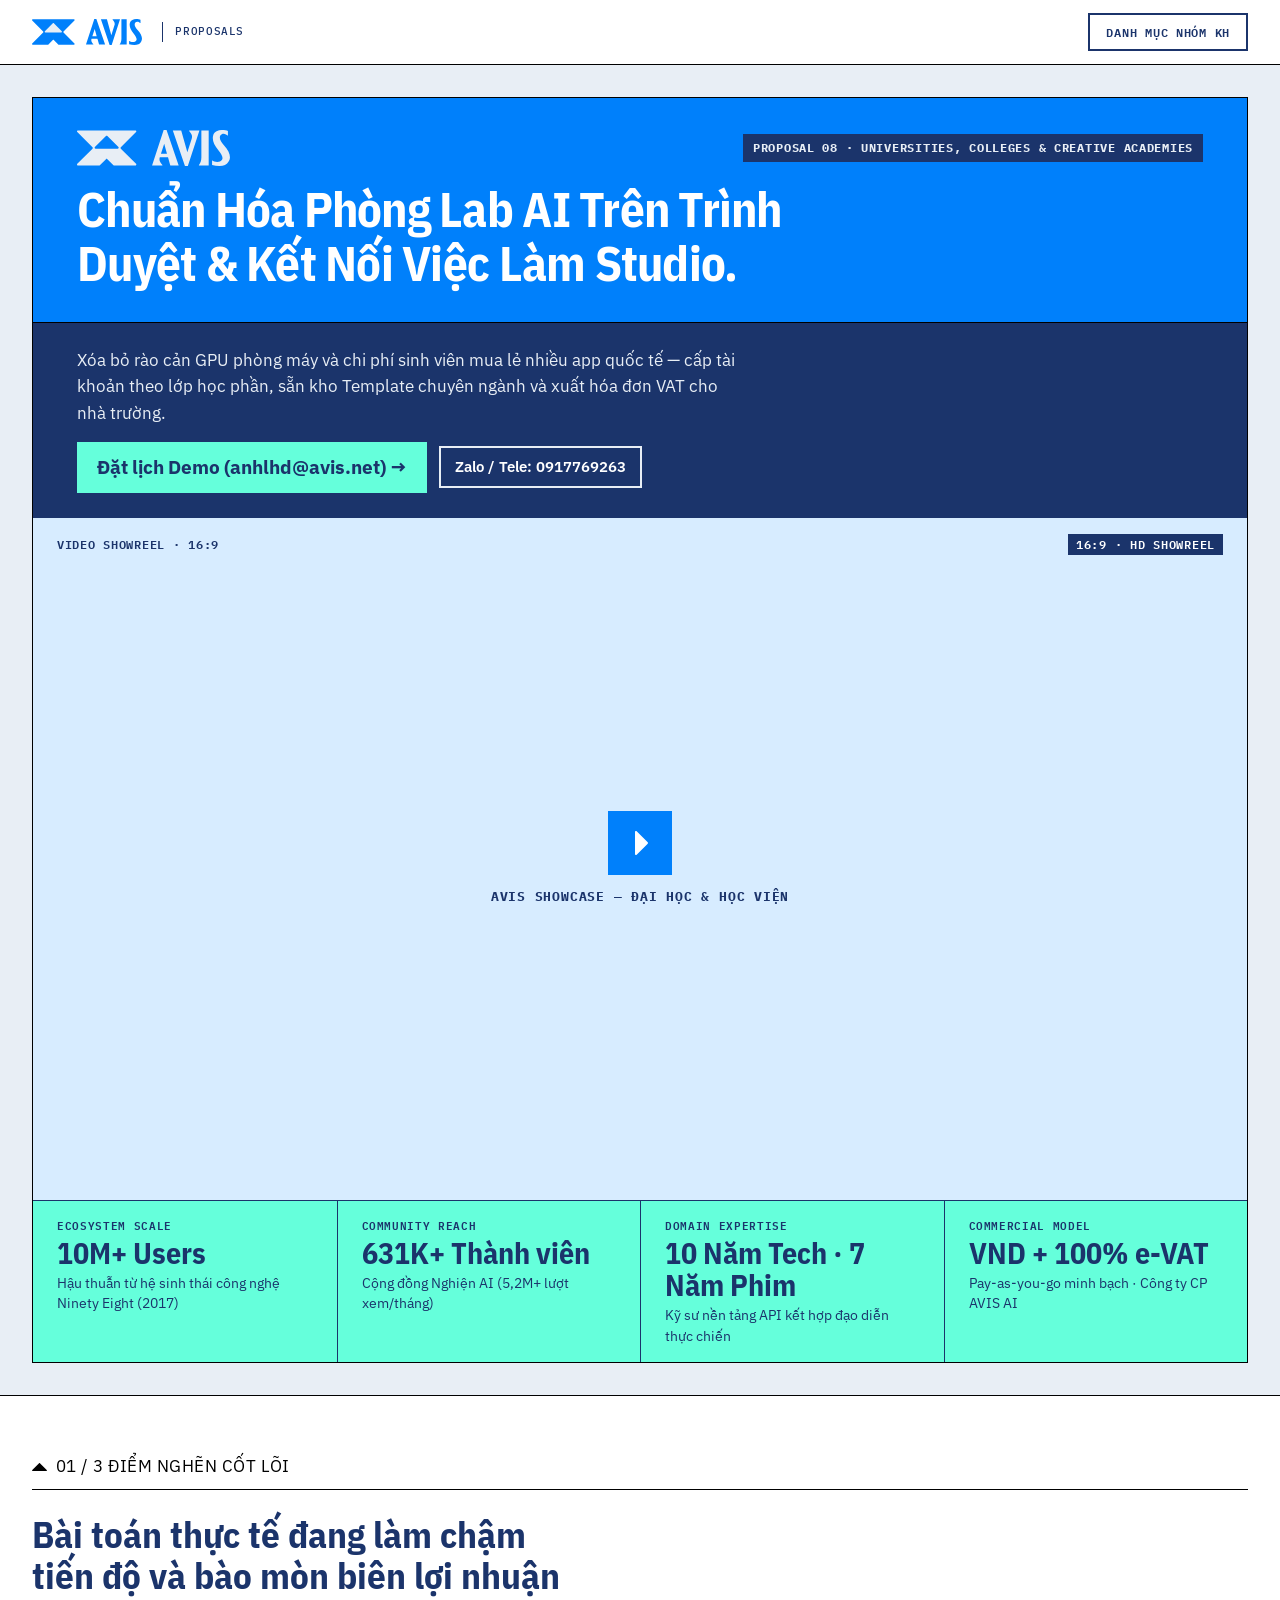
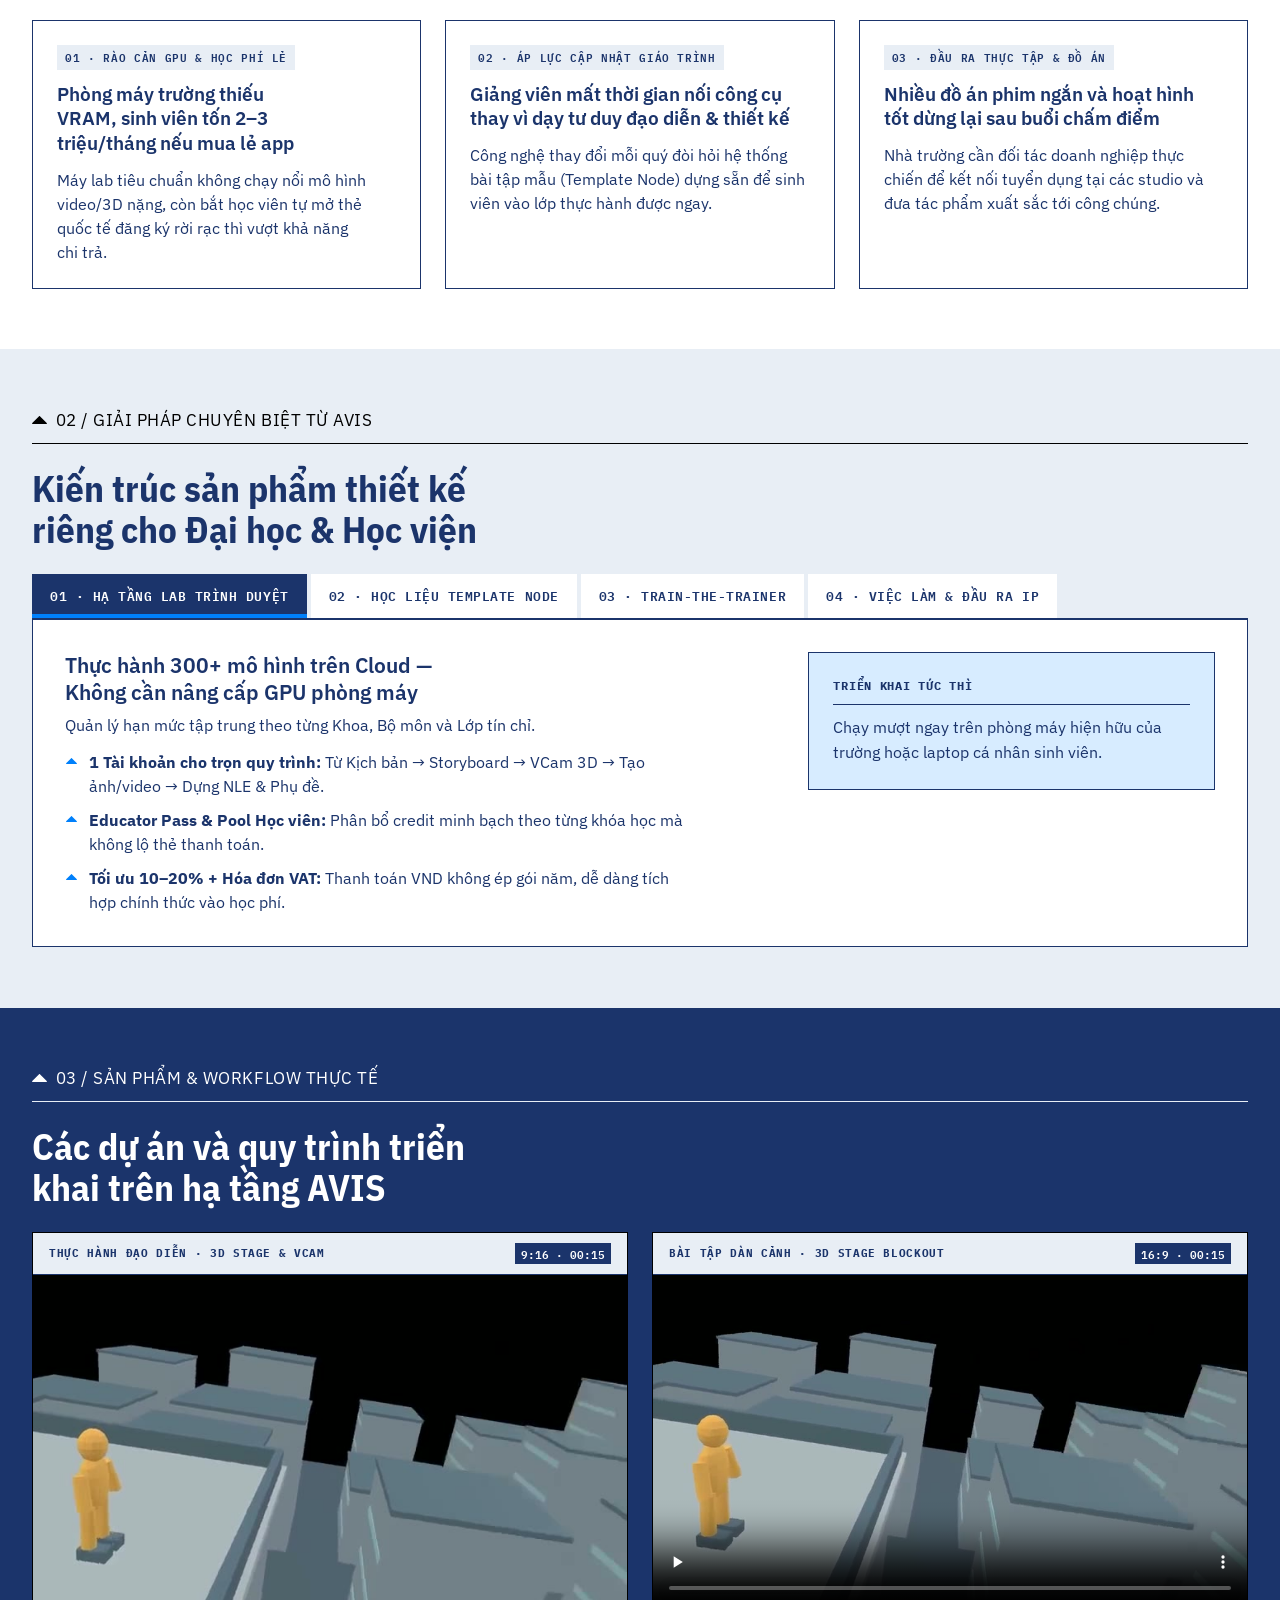
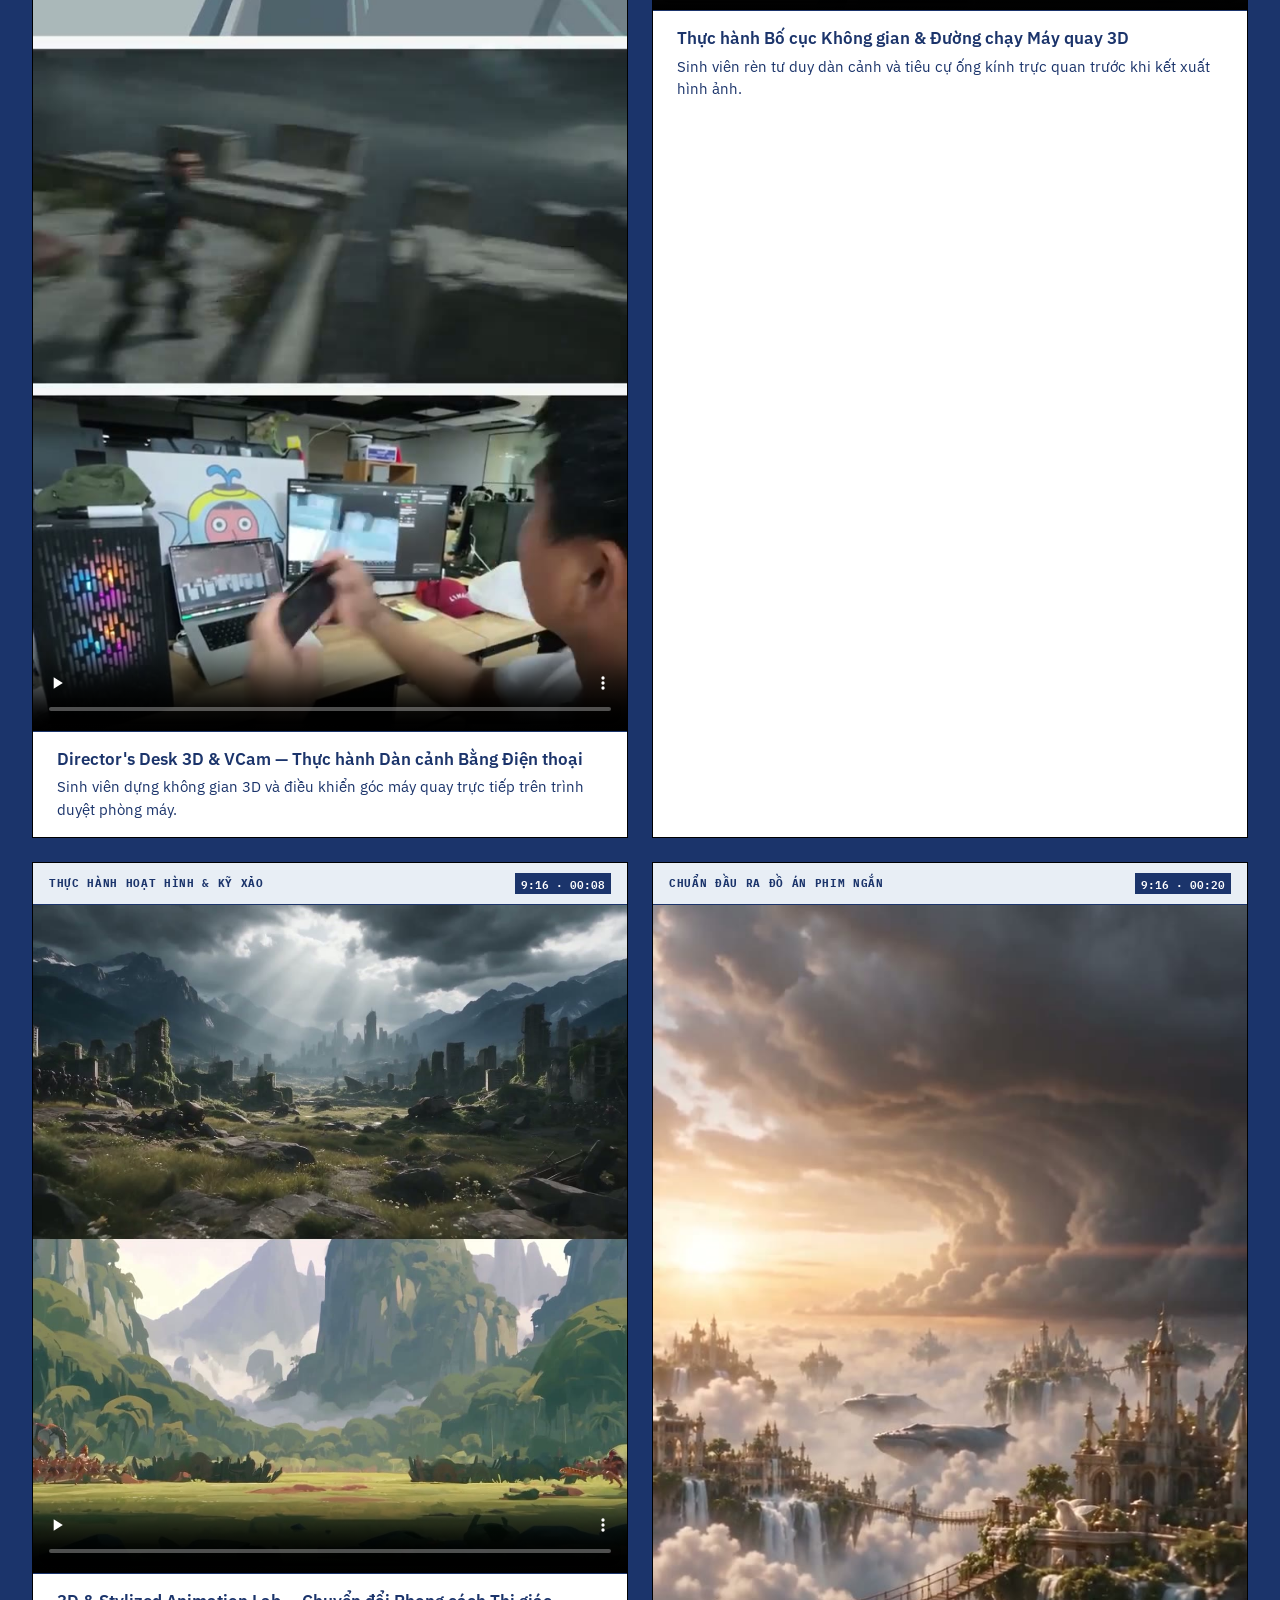
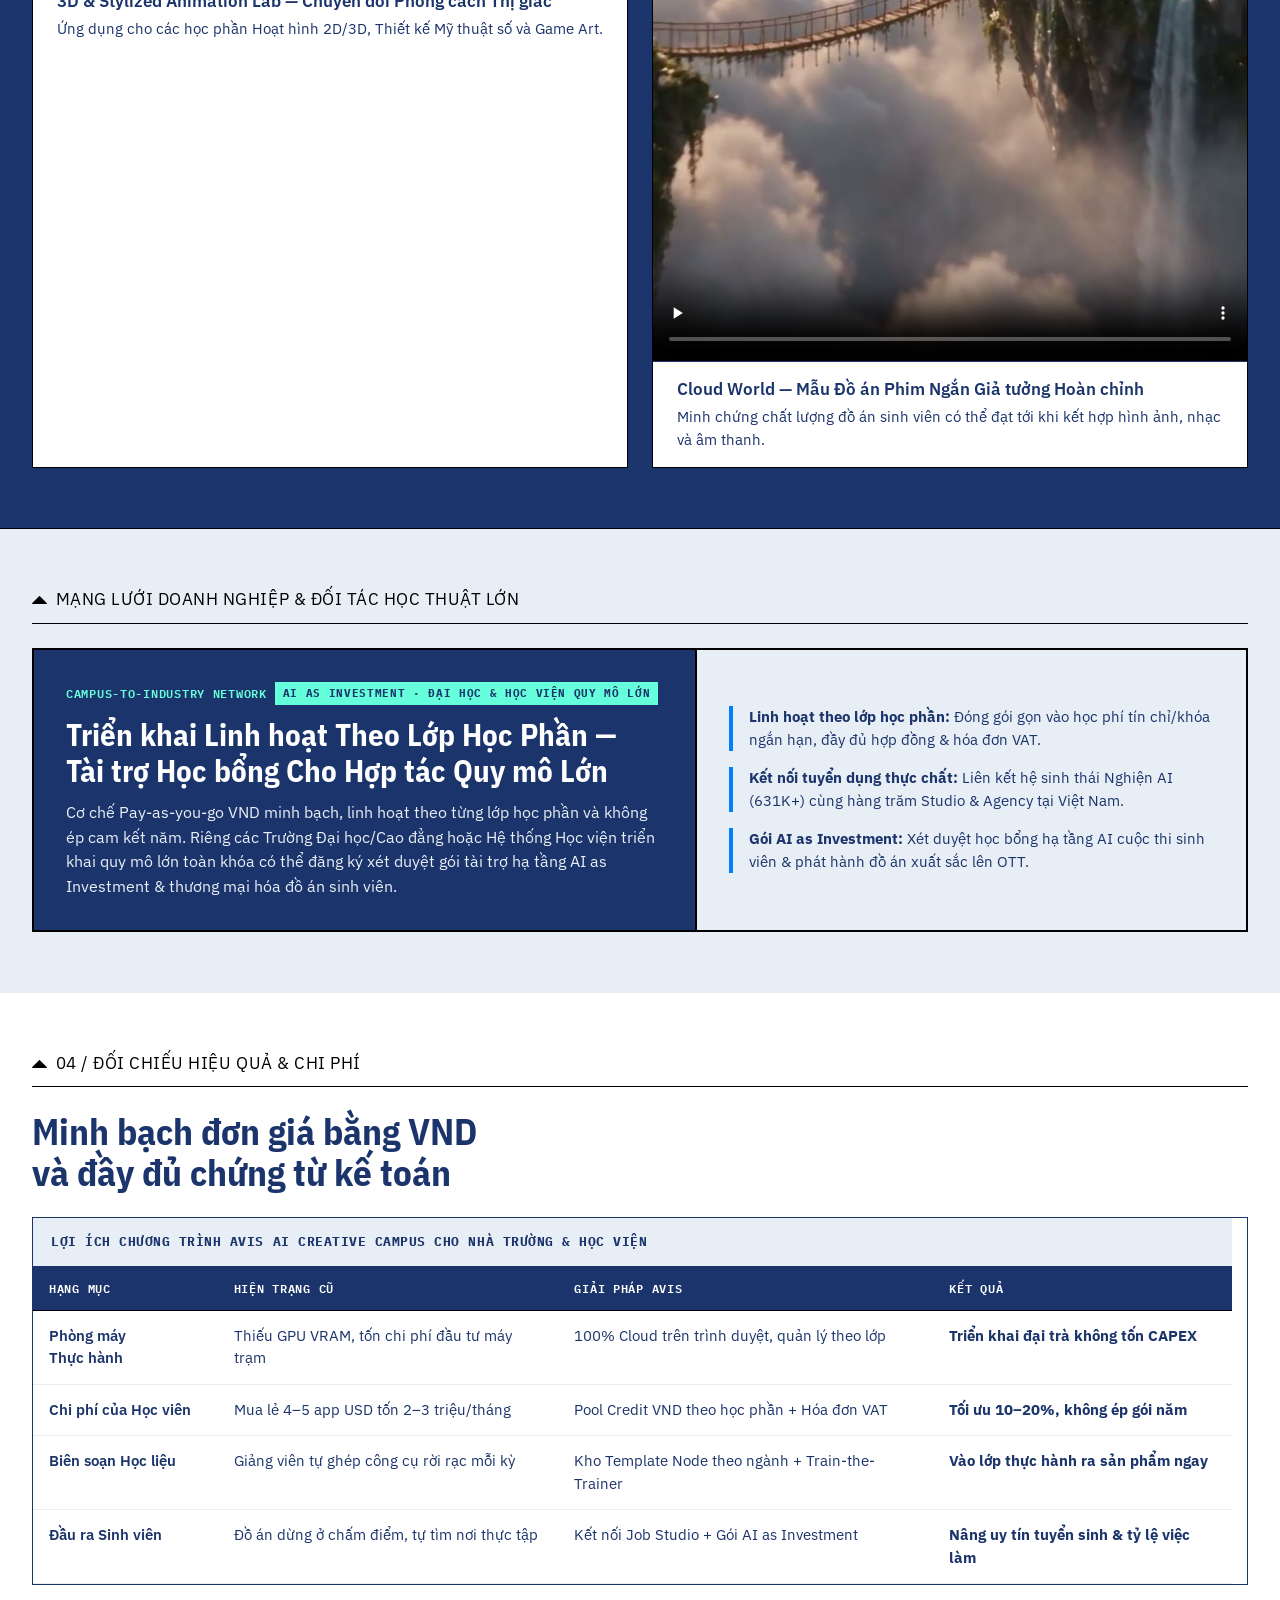
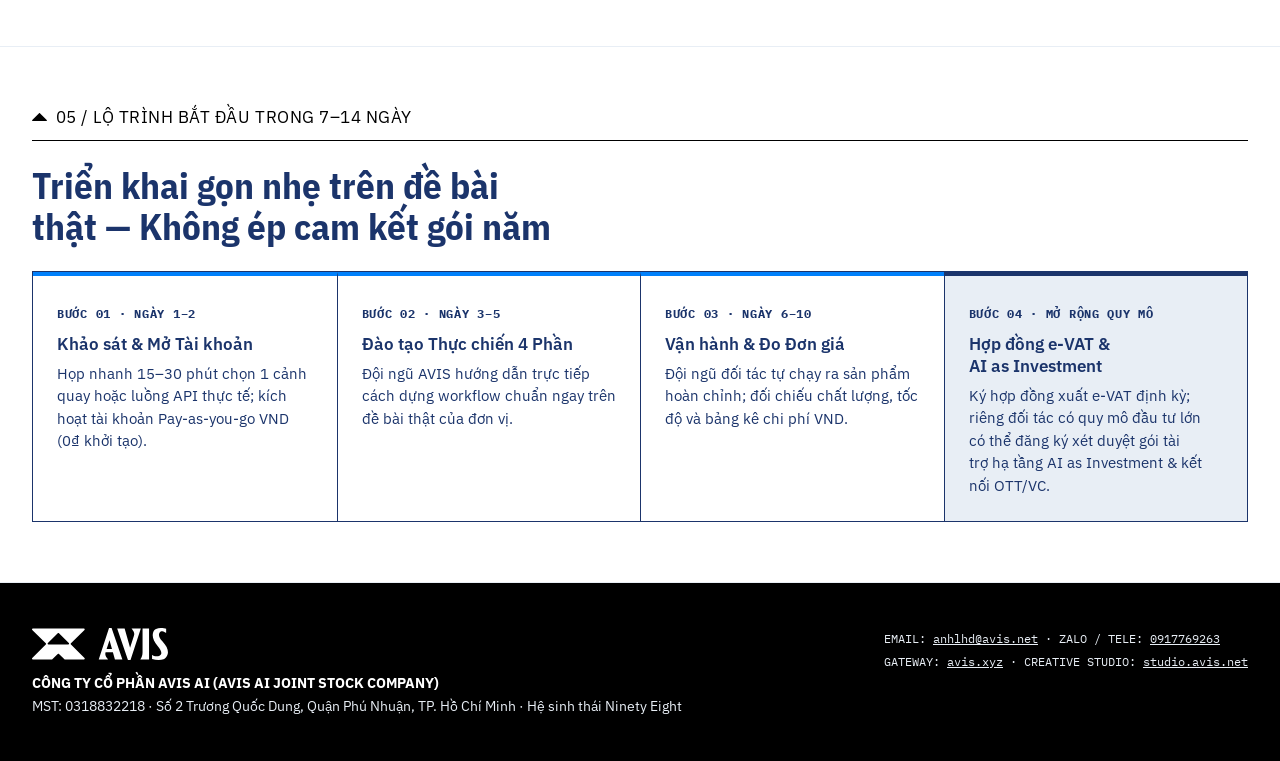
<file: proposals/creative-campus-academy.html>
<!DOCTYPE html>
<html lang="vi" data-avis-brand="masterbrand">
<head>
  <meta charset="utf-8">
  <meta name="viewport" content="width=device-width, initial-scale=1">
  <title>AVIS Proposal — Trường Đại học, Cao đẳng &amp; Học viện Sáng tạo (AVIS Creative Campus)</title>
  <meta name="description" content="Xóa bỏ rào cản GPU phòng máy và chi phí sinh viên mua lẻ nhiều app quốc tế — cấp tài khoản theo lớp học phần, sẵn kho Template chuyên ngành và xuất hóa đơn VAT cho nhà trường.">
  <link rel="icon" type="image/svg+xml" href="../assets/brand/logo/masterbrand/avis-masterbrand-symbol-azure.svg">
  <link rel="stylesheet" href="../assets/proposals.css">
</head>
<body>
<header class="site-header">
  <div class="header-inner">
    <a class="site-logo" href="../index.html">
      <img src="../assets/brand/logo/masterbrand/avis-masterbrand-full-azure.svg" alt="AVIS" height="26">
      <span class="site-logo-divider" aria-hidden="true"></span>
      <span class="site-logo-tag">PROPOSALS</span>
    </a>
    <nav class="site-nav" aria-label="Danh mục Proposal theo nhóm khách hàng">
      <button
        class="menu-button"
        type="button"
        popovertarget="site-menu"
        popovertargetaction="toggle"
        aria-controls="site-menu"
      >
        <span>Danh mục Nhóm KH</span>
      </button>
      <ul id="site-menu" class="site-menu" popover="auto">
        <li><a href="../index.html">Tổng quan</a></li><li><a href="../proposals/indie-cinema-ott.html">Phim Độc lập &amp; OTT</a></li><li><a href="../proposals/production-house-tvc.html">Production House TVC</a></li><li><a href="../proposals/vfx-cgi-animation.html">VFX, CGI &amp; 3D</a></li><li><a href="../proposals/short-drama-remake.html">Short Drama &amp; Remake</a></li><li><a href="../proposals/archviz-interior-design.html">Archviz &amp; Nội thất</a></li><li><a href="../proposals/creative-digital-agency.html">Creative &amp; Digital Agency</a></li><li><a href="../proposals/ai-saas-enterprise-gateway.html">AI SaaS &amp; Gateway API</a></li><li><a href="../proposals/creative-campus-academy.html" aria-current="page">Đại học &amp; Học viện</a></li>
      </ul>
    </nav>
  </div>
</header>

<main>
  <section class="hero-shell">
    <div class="container">
      <div class="hero-frame">
        <div class="hero-primary-block">
          <div class="hero-brand-row">
            <img class="hero-brand-logo" src="../assets/brand/logo/masterbrand/avis-masterbrand-full-sea-white.svg" alt="AVIS" height="36">
            <span class="hero-kicker">PROPOSAL 08 · UNIVERSITIES, COLLEGES &amp; CREATIVE ACADEMIES</span>
          </div>
          <h1>Chuẩn Hóa Phòng Lab AI Trên Trình Duyệt &amp; Kết Nối Việc Làm Studio.</h1>
        </div>
        <div class="hero-sub-block">
          <p>Xóa bỏ rào cản GPU phòng máy và chi phí sinh viên mua lẻ nhiều app quốc tế — cấp tài khoản theo lớp học phần, sẵn kho Template chuyên ngành và xuất hóa đơn VAT cho nhà trường.</p>
          <div class="hero-actions">
            <a class="btn btn-cta-turquoise" href="mailto:anhlhd@avis.net?subject=Đặt lịch Demo &amp; Tư vấn AVIS — Trường Đại học, Cao đẳng &amp; Học viện Sáng tạo (AVIS Creative Campus)">Đặt lịch Demo (anhlhd@avis.net) →</a>
            <a class="btn btn-outline-light" href="https://zalo.me/0917769263" target="_blank" rel="noopener">Zalo / Tele: 0917769263</a>
          </div>
        </div>
        <div class="hero-video-placeholder" role="region" aria-label="AVIS SHOWCASE — Đại học &amp; Học viện">
          <div class="hero-video-placeholder-meta">
            <span>VIDEO SHOWREEL · 16:9</span>
            <span class="hero-video-placeholder-spec">16:9 · HD SHOWREEL</span>
          </div>
          <div class="hero-video-placeholder-center">
            <span class="hero-video-placeholder-play" aria-hidden="true">
              <span class="avis-tri avis-tri--play"></span>
            </span>
            <span class="hero-video-placeholder-title">AVIS SHOWCASE — Đại học &amp; Học viện</span>
          </div>
        </div>
        <div class="credential-band">
          <div class="cred-cell">
            <span class="mono-label">ECOSYSTEM SCALE</span>
            <strong>10M+ Users</strong>
            <span>Hậu thuẫn từ hệ sinh thái công nghệ Ninety Eight (2017)</span>
          </div>
          <div class="cred-cell">
            <span class="mono-label">COMMUNITY REACH</span>
            <strong>631K+ Thành viên</strong>
            <span>Cộng đồng Nghiện AI (5,2M+ lượt xem/tháng)</span>
          </div>
          <div class="cred-cell">
            <span class="mono-label">DOMAIN EXPERTISE</span>
            <strong>10 Năm Tech · 7 Năm Phim</strong>
            <span>Kỹ sư nền tảng API kết hợp đạo diễn thực chiến</span>
          </div>
          <div class="cred-cell">
            <span class="mono-label">COMMERCIAL MODEL</span>
            <strong>VND + 100% e-VAT</strong>
            <span>Pay-as-you-go minh bạch · Công ty CP AVIS AI</span>
          </div>
        </div>
      </div>
    </div>
  </section>

  <section class="section">
    <div class="container">
      <div class="section-label"><span class="avis-tri avis-tri--up avis-tri--marker" aria-hidden="true"></span> 01 / 3 ĐIỂM NGHẼN CỐT LÕI</div>
      <div class="section-header">
        <h2>Bài toán thực tế đang làm chậm tiến độ và bào mòn biên lợi nhuận</h2>
      </div>
      <div class="grid-3">
        <article class="card">
        <span class="card-tag">01 · RÀO CẢN GPU &amp; HỌC PHÍ LẺ</span>
        <h3>Phòng máy trường thiếu VRAM, sinh viên tốn 2–3 triệu/tháng nếu mua lẻ app</h3>
        <p>Máy lab tiêu chuẩn không chạy nổi mô hình video/3D nặng, còn bắt học viên tự mở thẻ quốc tế đăng ký rời rạc thì vượt khả năng chi trả.</p>
      </article><article class="card">
        <span class="card-tag">02 · ÁP LỰC CẬP NHẬT GIÁO TRÌNH</span>
        <h3>Giảng viên mất thời gian nối công cụ thay vì dạy tư duy đạo diễn &amp; thiết kế</h3>
        <p>Công nghệ thay đổi mỗi quý đòi hỏi hệ thống bài tập mẫu (Template Node) dựng sẵn để sinh viên vào lớp thực hành được ngay.</p>
      </article><article class="card">
        <span class="card-tag">03 · ĐẦU RA THỰC TẬP &amp; ĐỒ ÁN</span>
        <h3>Nhiều đồ án phim ngắn và hoạt hình tốt dừng lại sau buổi chấm điểm</h3>
        <p>Nhà trường cần đối tác doanh nghiệp thực chiến để kết nối tuyển dụng tại các studio và đưa tác phẩm xuất sắc tới công chúng.</p>
      </article>
      </div>
    </div>
  </section>

  <section class="section section-alt">
    <div class="container">
      <div class="section-label"><span class="avis-tri avis-tri--up avis-tri--marker" aria-hidden="true"></span> 02 / GIẢI PHÁP CHUYÊN BIỆT TỪ AVIS</div>
      <div class="section-header">
        <h2>Kiến trúc sản phẩm thiết kế riêng cho Đại học &amp; Học viện</h2>
      </div>
      
      <div class="tabs">
        <div class="tablist-scroller" role="tablist" focusgroup="tablist nomemory" aria-label="Các trụ cột giải pháp của AVIS">
          <button type="button" role="tab" id="tab-creative-campus-academy-1" aria-selected="true" tabindex="0" focusgroupstart>01 · Hạ tầng Lab Trình duyệt</button><button type="button" role="tab" id="tab-creative-campus-academy-2" aria-selected="false" tabindex="-1">02 · Học liệu Template Node</button><button type="button" role="tab" id="tab-creative-campus-academy-3" aria-selected="false" tabindex="-1">03 · Train-the-Trainer</button><button type="button" role="tab" id="tab-creative-campus-academy-4" aria-selected="false" tabindex="-1">04 · Việc làm &amp; Đầu ra IP</button>
        </div>
        <div class="tabpanels-stack">
          <div role="tabpanel" id="panel-creative-campus-academy-1" aria-labelledby="tab-creative-campus-academy-1" tabindex="0">
          <div class="tabpanel-card">
            <div>
              <h3>Thực hành 300+ mô hình trên Cloud — Không cần nâng cấp GPU phòng máy</h3>
              <p>Quản lý hạn mức tập trung theo từng Khoa, Bộ môn và Lớp tín chỉ.</p>
              <ul class="avis-list"><li><strong>1 Tài khoản cho trọn quy trình:</strong> Từ Kịch bản → Storyboard → VCam 3D → Tạo ảnh/video → Dựng NLE &amp; Phụ đề.</li><li><strong>Educator Pass &amp; Pool Học viên:</strong> Phân bổ credit minh bạch theo từng khóa học mà không lộ thẻ thanh toán.</li><li><strong>Tối ưu 10–20% + Hóa đơn VAT:</strong> Thanh toán VND không ép gói năm, dễ dàng tích hợp chính thức vào học phí.</li></ul>
            </div>
            <aside class="tabpanel-meta">
              <strong>TRIỂN KHAI TỨC THÌ</strong>
              <p>Chạy mượt ngay trên phòng máy hiện hữu của trường hoặc laptop cá nhân sinh viên.</p>
            </aside>
          </div>
        </div><div role="tabpanel" id="panel-creative-campus-academy-2" aria-labelledby="tab-creative-campus-academy-2" hidden="until-found">
          <div class="tabpanel-card">
            <div>
              <h3>Kho bài tập thực hành đóng gói sẵn theo từng chuyên ngành đào tạo</h3>
              <p>Giảng viên giao đề trên Template chuẩn công nghiệp, sinh viên mở lên thực hành ngay buổi đầu.</p>
              <ul class="avis-list"><li><strong>Điện ảnh &amp; Truyền thông:</strong> Template phân tích kịch bản, Storyboard 7 góc máy, PreVis VCam và dựng phim.</li><li><strong>Hoạt hình, 3D &amp; VFX:</strong> Template khóa nhân vật đồng nhất, Style Transfer, Motion Sync và tách lớp Roto/Depth.</li><li><strong>Thiết kế Đồ họa &amp; Kiến trúc:</strong> Template Key Visual quảng cáo 4K và chuyển phác thảo SketchUp sang phối cảnh.</li></ul>
            </div>
            <aside class="tabpanel-meta">
              <strong>KHUNG 4 HỌC PHẦN</strong>
              <p>Làm quen Workspace → Chuẩn bị cảnh → Dàn cảnh VCam &amp; Tạo shot → Hậu kỳ &amp; SRT.</p>
            </aside>
          </div>
        </div><div role="tabpanel" id="panel-creative-campus-academy-3" aria-labelledby="tab-creative-campus-academy-3" hidden="until-found">
          <div class="tabpanel-card">
            <div>
              <h3>Tập huấn Giảng viên, Workshop Chuyên đề &amp; Model Clinic định kỳ</h3>
              <p>Mô hình hợp tác chiến lược đã triển khai thực tế cùng Trường Cao đẳng Truyền hình (VTV).</p>
              <ul class="avis-list"><li><strong>Khóa Train-the-Trainer:</strong> Cập nhật quy trình và mô hình mới nhất cho đội ngũ giảng viên trước mỗi học kỳ.</li><li><strong>Workshop &amp; Model Clinic:</strong> Chuyên gia và đạo diễn từ AVIS trực tiếp chia sẻ kinh nghiệm dự án thương mại.</li><li><strong>Hỗ trợ kỹ thuật tiếng Việt:</strong> Đồng hành xử lý vướng mắc cho giảng viên và phòng đào tạo trong suốt khóa học.</li></ul>
            </div>
            <aside class="tabpanel-meta">
              <strong>BẢO CHỨNG THỰC TẾ</strong>
              <p>Đối tác chiến lược đào tạo AI của Trường Cao đẳng Truyền hình (VTV College).</p>
            </aside>
          </div>
        </div><div role="tabpanel" id="panel-creative-campus-academy-4" aria-labelledby="tab-creative-campus-academy-4" hidden="until-found">
          <div class="tabpanel-card">
            <div>
              <h3>Kết nối Tuyển dụng tại Mạng lưới Studio &amp; Cơ hội Phát hành Đồ án</h3>
              <p>Gắn kết chặt chẽ chương trình đào tạo với nhu cầu nhân sự thực tế của ngành sáng tạo.</p>
              <ul class="avis-list"><li><strong>Cổng thực tập &amp; Việc làm:</strong> Giới thiệu học viên giỏi tới mạng lưới Production House, VFX &amp; Agency đối tác.</li><li><strong>Đồng hành cuộc thi &amp; Đồ án:</strong> Phối hợp tổ chức sân chơi sáng tạo AI cấp Khoa/Trường thu hút tuyển sinh.</li><li><strong>Tài trợ Hạ tầng (AI as Investment):</strong> Xét duyệt gói tài trợ học bổng hạ tầng AI &amp; phát hành OTT cho trường hợp tác quy mô lớn.</li></ul>
            </div>
            <aside class="tabpanel-meta">
              <strong>GIÁ TRỊ CHO NHÀ TRƯỜNG</strong>
              <p>Hiện đại hóa học phần không tốn CAPEX · Tăng tỷ lệ sinh viên có việc làm đúng ngành.</p>
            </aside>
          </div>
        </div>
        </div>
      </div>
    </div>
  </section>

  <section class="section section-sapphire">
    <div class="container">
      <div class="section-label"><span class="avis-tri avis-tri--up avis-tri--marker" aria-hidden="true"></span> 03 / SẢN PHẨM &amp; WORKFLOW THỰC TẾ</div>
      <div class="section-header">
        <h2>Các dự án và quy trình triển khai trên hạ tầng AVIS</h2>
      </div>
      <div class="video-grid">
        <figure class="video-figure">
        <div class="video-head">
          <span class="video-head-tag">THỰC HÀNH ĐẠO DIỄN · 3D STAGE &amp; VCAM</span>
          <span class="video-head-ratio">9:16 · 00:15</span>
        </div>
        <div class="video-stage">
          <video
            controls
            loading="lazy"
            preload="none"
            playsinline
            width="720"
            height="1280"
            poster="../media/posters/dragon-previs-vcam.jpg"
            src="../media/videos/dragon-previs-vcam.mp4"
          >
            <source src="../media/videos/dragon-previs-vcam.mp4" type="video/mp4">
          </video>
        </div>
        <figcaption class="video-caption">
          <h3>Director&#x27;s Desk 3D &amp; VCam — Thực hành Dàn cảnh Bằng Điện thoại</h3>
          <p>Sinh viên dựng không gian 3D và điều khiển góc máy quay trực tiếp trên trình duyệt phòng máy.</p>
        </figcaption>
      </figure><figure class="video-figure">
        <div class="video-head">
          <span class="video-head-tag">BÀI TẬP DÀN CẢNH · 3D STAGE BLOCKOUT</span>
          <span class="video-head-ratio">16:9 · 00:15</span>
        </div>
        <div class="video-stage">
          <video
            controls
            loading="lazy"
            preload="none"
            playsinline
            width="960"
            height="542"
            poster="../media/posters/previs-blockout.jpg"
            src="../media/videos/previs-blockout.mp4"
          >
            <source src="../media/videos/previs-blockout.mp4" type="video/mp4">
          </video>
        </div>
        <figcaption class="video-caption">
          <h3>Thực hành Bố cục Không gian &amp; Đường chạy Máy quay 3D</h3>
          <p>Sinh viên rèn tư duy dàn cảnh và tiêu cự ống kính trực quan trước khi kết xuất hình ảnh.</p>
        </figcaption>
      </figure><figure class="video-figure">
        <div class="video-head">
          <span class="video-head-tag">THỰC HÀNH HOẠT HÌNH &amp; KỸ XẢO</span>
          <span class="video-head-ratio">9:16 · 00:08</span>
        </div>
        <div class="video-stage">
          <video
            controls
            loading="lazy"
            preload="none"
            playsinline
            width="1138"
            height="1280"
            poster="../media/posters/animation-style.jpg"
            src="../media/videos/animation-style.mp4"
          >
            <source src="../media/videos/animation-style.mp4" type="video/mp4">
          </video>
        </div>
        <figcaption class="video-caption">
          <h3>3D &amp; Stylized Animation Lab — Chuyển đổi Phong cách Thị giác</h3>
          <p>Ứng dụng cho các học phần Hoạt hình 2D/3D, Thiết kế Mỹ thuật số và Game Art.</p>
        </figcaption>
      </figure><figure class="video-figure">
        <div class="video-head">
          <span class="video-head-tag">CHUẨN ĐẦU RA ĐỒ ÁN PHIM NGẮN</span>
          <span class="video-head-ratio">9:16 · 00:20</span>
        </div>
        <div class="video-stage">
          <video
            controls
            loading="lazy"
            preload="none"
            playsinline
            width="720"
            height="1280"
            poster="../media/posters/video-233-film.jpg"
            src="../media/videos/video-233-film.mp4"
          >
            <source src="../media/videos/video-233-film.mp4" type="video/mp4">
          </video>
        </div>
        <figcaption class="video-caption">
          <h3>Cloud World — Mẫu Đồ án Phim Ngắn Giả tưởng Hoàn chỉnh</h3>
          <p>Minh chứng chất lượng đồ án sinh viên có thể đạt tới khi kết hợp hình ảnh, nhạc và âm thanh.</p>
        </figcaption>
      </figure>
      </div>
    </div>
  </section>

  <section class="section section-alt">
  <div class="container">
    <div class="section-label"><span class="avis-tri avis-tri--up avis-tri--marker" aria-hidden="true"></span> MẠNG LƯỚI DOANH NGHIỆP &amp; ĐỐI TÁC HỌC THUẬT LỚN</div>
    <div class="ott-panel">
      <div class="ott-main">
        <div class="ott-eyebrow">
          <span>CAMPUS-TO-INDUSTRY NETWORK</span>
          <span class="optional-badge">AI AS INVESTMENT · ĐẠI HỌC &amp; HỌC VIỆN QUY MÔ LỚN</span>
        </div>
        <h3>Triển khai Linh hoạt Theo Lớp Học Phần — Tài trợ Học bổng Cho Hợp tác Quy mô Lớn</h3>
        <p>Cơ chế Pay-as-you-go VND minh bạch, linh hoạt theo từng lớp học phần và không ép cam kết năm. Riêng các Trường Đại học/Cao đẳng hoặc Hệ thống Học viện triển khai quy mô lớn toàn khóa có thể đăng ký xét duyệt gói tài trợ hạ tầng AI as Investment &amp; thương mại hóa đồ án sinh viên.</p>
      </div>
      <ul class="ott-list">
        <li><strong>Linh hoạt theo lớp học phần:</strong> Đóng gói gọn vào học phí tín chỉ/khóa ngắn hạn, đầy đủ hợp đồng &amp; hóa đơn VAT.</li><li><strong>Kết nối tuyển dụng thực chất:</strong> Liên kết hệ sinh thái Nghiện AI (631K+) cùng hàng trăm Studio &amp; Agency tại Việt Nam.</li><li><strong>Gói AI as Investment:</strong> Xét duyệt học bổng hạ tầng AI cuộc thi sinh viên &amp; phát hành đồ án xuất sắc lên OTT.</li>
      </ul>
    </div>
  </div>
</section>

  <section class="section">
    <div class="container">
      <div class="section-label"><span class="avis-tri avis-tri--up avis-tri--marker" aria-hidden="true"></span> 04 / ĐỐI CHIẾU HIỆU QUẢ &amp; CHI PHÍ</div>
      <div class="section-header">
        <h2>Minh bạch đơn giá bằng VND và đầy đủ chứng từ kế toán</h2>
      </div>
      <div tabindex="0" role="region" aria-labelledby="caption-creative-campus-academy" class="table-wrapper">
        <table class="benchmark-table" style="--label-2: 'Hiện trạng cũ'; --label-3: 'Giải pháp AVIS'; --label-4: 'Kết quả';">
          <caption id="caption-creative-campus-academy">Lợi ích Chương trình AVIS AI Creative Campus cho Nhà trường &amp; Học viện</caption>
          <thead>
            <tr>
              <th scope="col">Hạng mục</th>
              <th scope="col">Hiện trạng cũ</th>
              <th scope="col">Giải pháp AVIS</th>
              <th scope="col">Kết quả</th>
            </tr>
          </thead>
          <tbody>
            <tr>
            <th scope="row">Phòng máy Thực hành</th>
            <td>Thiếu GPU VRAM, tốn chi phí đầu tư máy trạm</td>
            <td>100% Cloud trên trình duyệt, quản lý theo lớp</td>
            <td><strong>Triển khai đại trà không tốn CAPEX</strong></td>
          </tr><tr>
            <th scope="row">Chi phí của Học viên</th>
            <td>Mua lẻ 4–5 app USD tốn 2–3 triệu/tháng</td>
            <td>Pool Credit VND theo học phần + Hóa đơn VAT</td>
            <td><strong>Tối ưu 10–20%, không ép gói năm</strong></td>
          </tr><tr>
            <th scope="row">Biên soạn Học liệu</th>
            <td>Giảng viên tự ghép công cụ rời rạc mỗi kỳ</td>
            <td>Kho Template Node theo ngành + Train-the-Trainer</td>
            <td><strong>Vào lớp thực hành ra sản phẩm ngay</strong></td>
          </tr><tr>
            <th scope="row">Đầu ra Sinh viên</th>
            <td>Đồ án dừng ở chấm điểm, tự tìm nơi thực tập</td>
            <td>Kết nối Job Studio + Gói AI as Investment</td>
            <td><strong>Nâng uy tín tuyển sinh &amp; tỷ lệ việc làm</strong></td>
          </tr>
          </tbody>
        </table>
      </div>
    </div>
  </section>

  <section class="section">
    <div class="container">
      <div class="section-label"><span class="avis-tri avis-tri--up avis-tri--marker" aria-hidden="true"></span> 05 / LỘ TRÌNH BẮT ĐẦU TRONG 7–14 NGÀY</div>
      <div class="section-header">
        <h2>Triển khai gọn nhẹ trên đề bài thật — Không ép cam kết gói năm</h2>
      </div>
      <div class="steps-grid">
        <div class="step-box">
          <span class="step-week">BƯỚC 01 · NGÀY 1–2</span>
          <h3>Khảo sát &amp; Mở Tài khoản</h3>
          <p>Họp nhanh 15–30 phút chọn 1 cảnh quay hoặc luồng API thực tế; kích hoạt tài khoản Pay-as-you-go VND (0₫ khởi tạo).</p>
        </div>
        <div class="step-box">
          <span class="step-week">BƯỚC 02 · NGÀY 3–5</span>
          <h3>Đào tạo Thực chiến 4 Phần</h3>
          <p>Đội ngũ AVIS hướng dẫn trực tiếp cách dựng workflow chuẩn ngay trên đề bài thật của đơn vị.</p>
        </div>
        <div class="step-box">
          <span class="step-week">BƯỚC 03 · NGÀY 6–10</span>
          <h3>Vận hành &amp; Đo Đơn giá</h3>
          <p>Đội ngũ đối tác tự chạy ra sản phẩm hoàn chỉnh; đối chiếu chất lượng, tốc độ và bảng kê chi phí VND.</p>
        </div>
        <div class="step-box step-box--optional">
          <span class="step-week">BƯỚC 04 · MỞ RỘNG QUY MÔ</span>
          <h3>Hợp đồng e-VAT &amp; AI as Investment</h3>
          <p>Ký hợp đồng xuất e-VAT định kỳ; riêng đối tác có quy mô đầu tư lớn có thể đăng ký xét duyệt gói tài trợ hạ tầng AI as Investment &amp; kết nối OTT/VC.</p>
        </div>
      </div>
    </div>
  </section>
</main>

<footer class="site-footer">
  <div class="container footer-grid">
    <div>
      <img class="footer-logo" src="../assets/brand/logo/masterbrand/avis-masterbrand-full-white.svg" alt="AVIS" height="32" loading="lazy">
      <strong>CÔNG TY CỔ PHẦN AVIS AI (AVIS AI JOINT STOCK COMPANY)</strong><br>
      MST: 0318832218 · Số 2 Trương Quốc Dung, Quận Phú Nhuận, TP. Hồ Chí Minh · Hệ sinh thái Ninety Eight
    </div>
    <div class="footer-links">
      EMAIL: <a href="mailto:anhlhd@avis.net">anhlhd@avis.net</a> · ZALO / TELE: <a href="https://zalo.me/0917769263" target="_blank" rel="noopener">0917769263</a><br>
      GATEWAY: <a href="https://avis.xyz" target="_blank" rel="noopener">avis.xyz</a> · CREATIVE STUDIO: <a href="https://studio.avis.net" target="_blank" rel="noopener">studio.avis.net</a>
    </div>
  </div>
</footer>
<script type="module" src="../assets/proposals.js"></script>
</body>
</html>
</file>
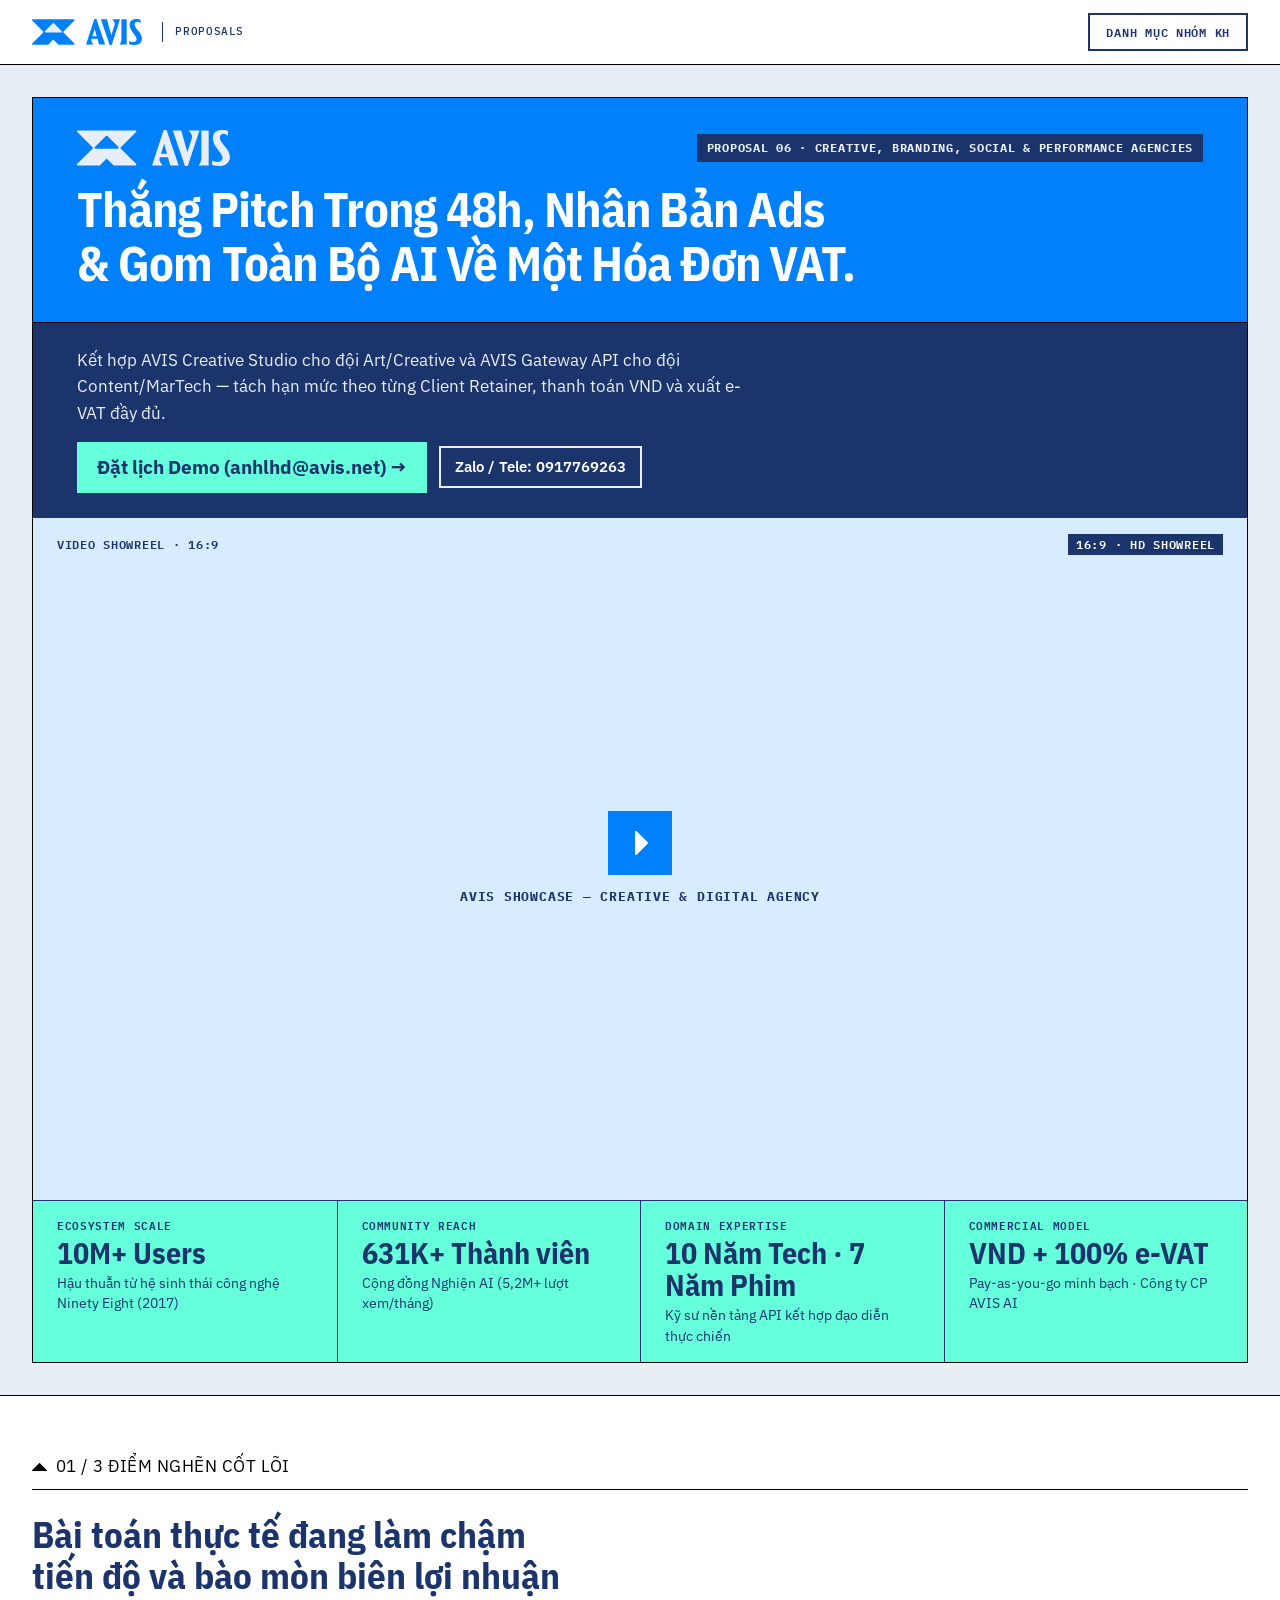
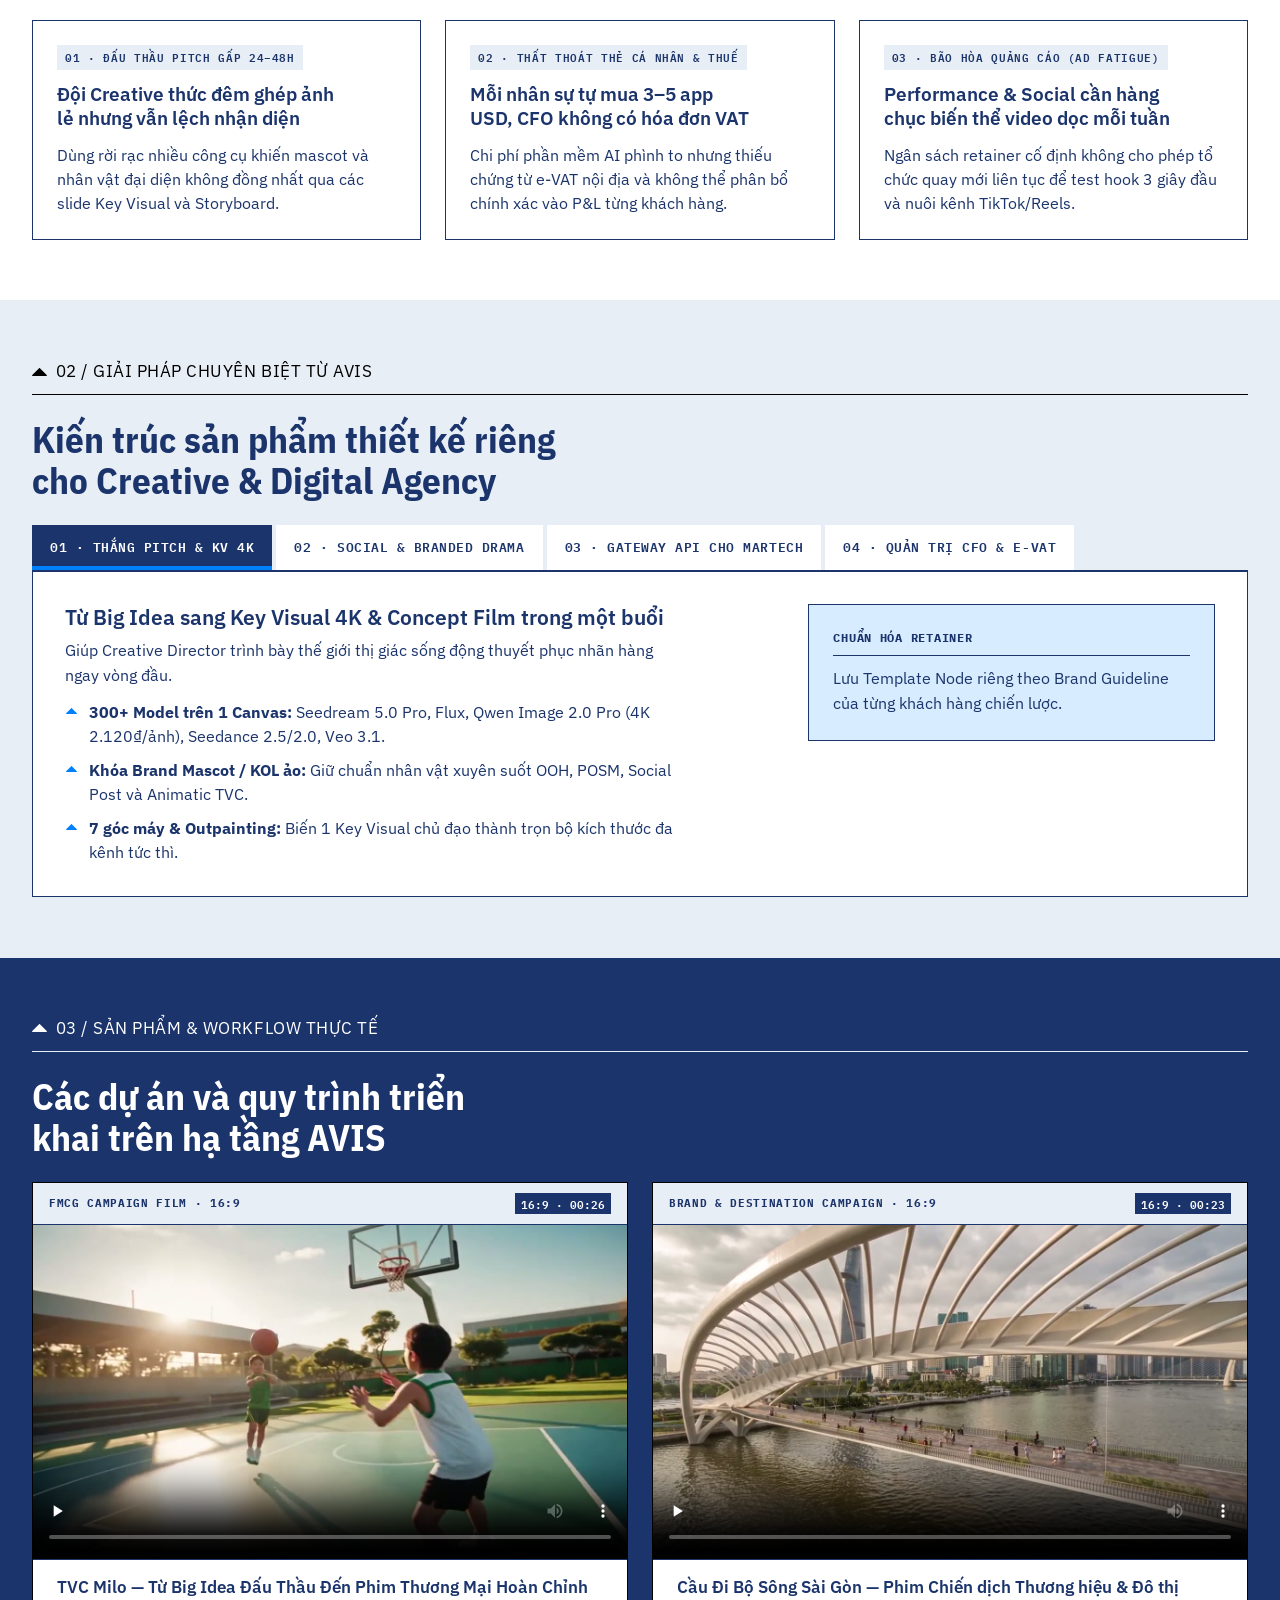
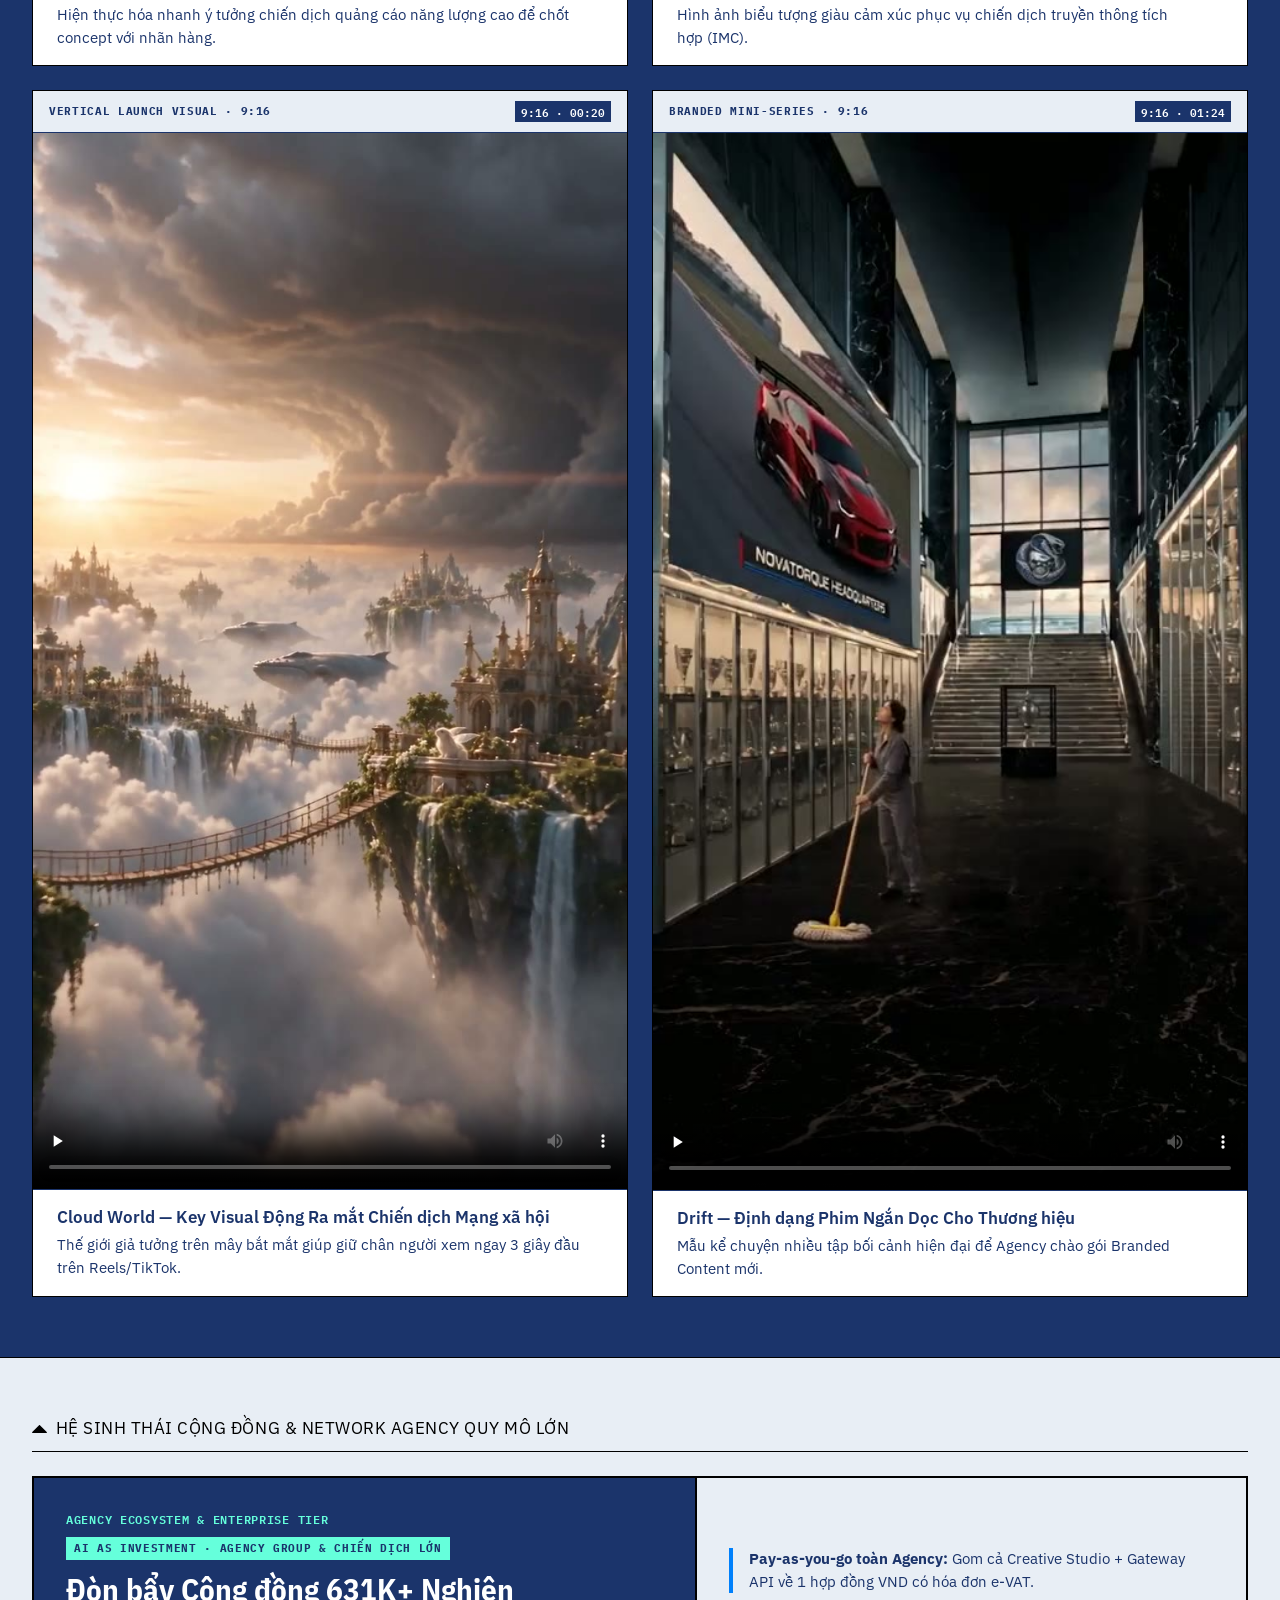
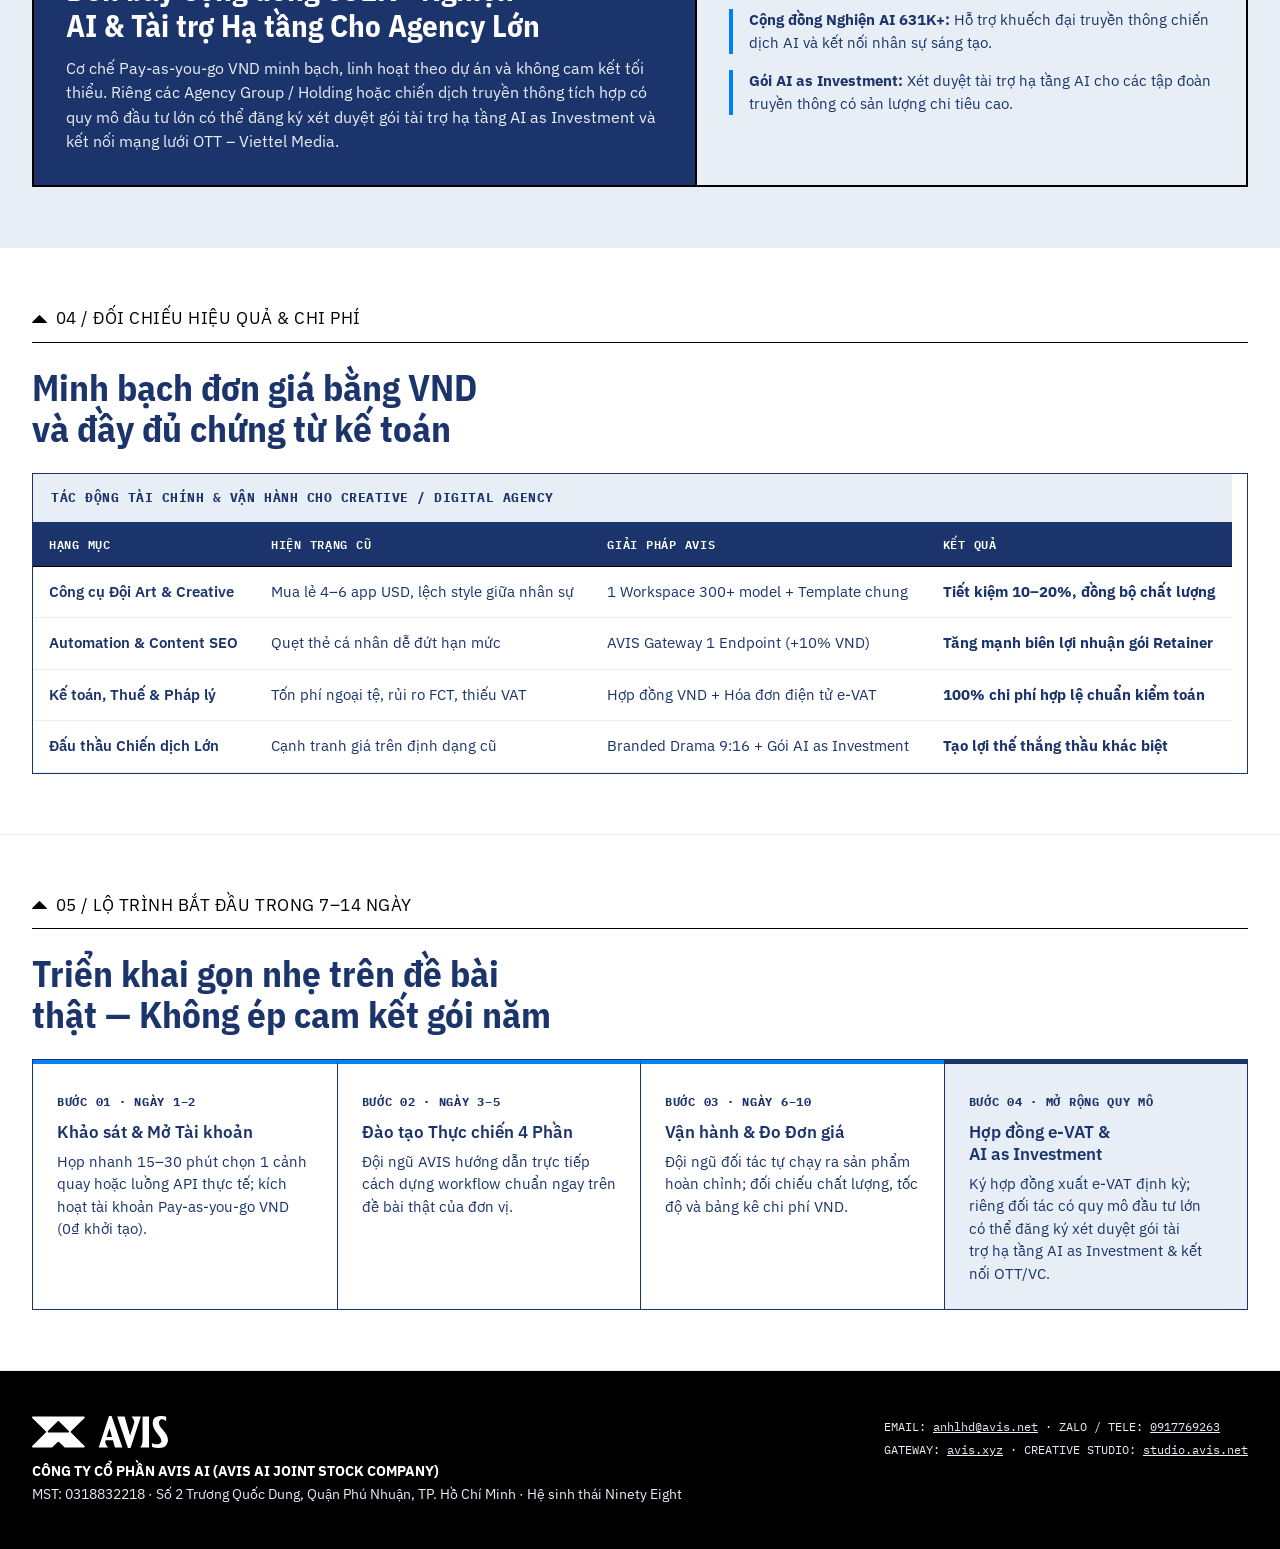
<file: proposals/creative-digital-agency.html>
<!DOCTYPE html>
<html lang="vi" data-avis-brand="masterbrand">
<head>
  <meta charset="utf-8">
  <meta name="viewport" content="width=device-width, initial-scale=1">
  <title>AVIS Proposal — Creative Agency, Branding, Social &amp; Performance Marketing Agency</title>
  <meta name="description" content="Kết hợp AVIS Creative Studio cho đội Art/Creative và AVIS Gateway API cho đội Content/MarTech — tách hạn mức theo từng Client Retainer, thanh toán VND và xuất e-VAT đầy đủ.">
  <link rel="icon" type="image/svg+xml" href="../assets/brand/logo/masterbrand/avis-masterbrand-symbol-azure.svg">
  <link rel="stylesheet" href="../assets/proposals.css">
</head>
<body>
<header class="site-header">
  <div class="header-inner">
    <a class="site-logo" href="../index.html">
      <img src="../assets/brand/logo/masterbrand/avis-masterbrand-full-azure.svg" alt="AVIS" height="26">
      <span class="site-logo-divider" aria-hidden="true"></span>
      <span class="site-logo-tag">PROPOSALS</span>
    </a>
    <nav class="site-nav" aria-label="Danh mục Proposal theo nhóm khách hàng">
      <button
        class="menu-button"
        type="button"
        popovertarget="site-menu"
        popovertargetaction="toggle"
        aria-controls="site-menu"
      >
        <span>Danh mục Nhóm KH</span>
      </button>
      <ul id="site-menu" class="site-menu" popover="auto">
        <li><a href="../index.html">Tổng quan</a></li><li><a href="../proposals/indie-cinema-ott.html">Phim Độc lập &amp; OTT</a></li><li><a href="../proposals/production-house-tvc.html">Production House TVC</a></li><li><a href="../proposals/vfx-cgi-animation.html">VFX, CGI &amp; 3D</a></li><li><a href="../proposals/short-drama-remake.html">Short Drama &amp; Remake</a></li><li><a href="../proposals/archviz-interior-design.html">Archviz &amp; Nội thất</a></li><li><a href="../proposals/creative-digital-agency.html" aria-current="page">Creative &amp; Digital Agency</a></li><li><a href="../proposals/ai-saas-enterprise-gateway.html">AI SaaS &amp; Gateway API</a></li><li><a href="../proposals/creative-campus-academy.html">Đại học &amp; Học viện</a></li>
      </ul>
    </nav>
  </div>
</header>

<main>
  <section class="hero-shell">
    <div class="container">
      <div class="hero-frame">
        <div class="hero-primary-block">
          <div class="hero-brand-row">
            <img class="hero-brand-logo" src="../assets/brand/logo/masterbrand/avis-masterbrand-full-sea-white.svg" alt="AVIS" height="36">
            <span class="hero-kicker">PROPOSAL 06 · CREATIVE, BRANDING, SOCIAL &amp; PERFORMANCE AGENCIES</span>
          </div>
          <h1>Thắng Pitch Trong 48h, Nhân Bản Ads &amp; Gom Toàn Bộ AI Về Một Hóa Đơn VAT.</h1>
        </div>
        <div class="hero-sub-block">
          <p>Kết hợp AVIS Creative Studio cho đội Art/Creative và AVIS Gateway API cho đội Content/MarTech — tách hạn mức theo từng Client Retainer, thanh toán VND và xuất e-VAT đầy đủ.</p>
          <div class="hero-actions">
            <a class="btn btn-cta-turquoise" href="mailto:anhlhd@avis.net?subject=Đặt lịch Demo &amp; Tư vấn AVIS — Creative Agency, Branding, Social &amp; Performance Marketing Agency">Đặt lịch Demo (anhlhd@avis.net) →</a>
            <a class="btn btn-outline-light" href="https://zalo.me/0917769263" target="_blank" rel="noopener">Zalo / Tele: 0917769263</a>
          </div>
        </div>
        <div class="hero-video-placeholder" role="region" aria-label="AVIS SHOWCASE — Creative &amp; Digital Agency">
          <div class="hero-video-placeholder-meta">
            <span>VIDEO SHOWREEL · 16:9</span>
            <span class="hero-video-placeholder-spec">16:9 · HD SHOWREEL</span>
          </div>
          <div class="hero-video-placeholder-center">
            <span class="hero-video-placeholder-play" aria-hidden="true">
              <span class="avis-tri avis-tri--play"></span>
            </span>
            <span class="hero-video-placeholder-title">AVIS SHOWCASE — Creative &amp; Digital Agency</span>
          </div>
        </div>
        <div class="credential-band">
          <div class="cred-cell">
            <span class="mono-label">ECOSYSTEM SCALE</span>
            <strong>10M+ Users</strong>
            <span>Hậu thuẫn từ hệ sinh thái công nghệ Ninety Eight (2017)</span>
          </div>
          <div class="cred-cell">
            <span class="mono-label">COMMUNITY REACH</span>
            <strong>631K+ Thành viên</strong>
            <span>Cộng đồng Nghiện AI (5,2M+ lượt xem/tháng)</span>
          </div>
          <div class="cred-cell">
            <span class="mono-label">DOMAIN EXPERTISE</span>
            <strong>10 Năm Tech · 7 Năm Phim</strong>
            <span>Kỹ sư nền tảng API kết hợp đạo diễn thực chiến</span>
          </div>
          <div class="cred-cell">
            <span class="mono-label">COMMERCIAL MODEL</span>
            <strong>VND + 100% e-VAT</strong>
            <span>Pay-as-you-go minh bạch · Công ty CP AVIS AI</span>
          </div>
        </div>
      </div>
    </div>
  </section>

  <section class="section">
    <div class="container">
      <div class="section-label"><span class="avis-tri avis-tri--up avis-tri--marker" aria-hidden="true"></span> 01 / 3 ĐIỂM NGHẼN CỐT LÕI</div>
      <div class="section-header">
        <h2>Bài toán thực tế đang làm chậm tiến độ và bào mòn biên lợi nhuận</h2>
      </div>
      <div class="grid-3">
        <article class="card">
        <span class="card-tag">01 · ĐẤU THẦU PITCH GẤP 24–48H</span>
        <h3>Đội Creative thức đêm ghép ảnh lẻ nhưng vẫn lệch nhận diện</h3>
        <p>Dùng rời rạc nhiều công cụ khiến mascot và nhân vật đại diện không đồng nhất qua các slide Key Visual và Storyboard.</p>
      </article><article class="card">
        <span class="card-tag">02 · THẤT THOÁT THẺ CÁ NHÂN &amp; THUẾ</span>
        <h3>Mỗi nhân sự tự mua 3–5 app USD, CFO không có hóa đơn VAT</h3>
        <p>Chi phí phần mềm AI phình to nhưng thiếu chứng từ e-VAT nội địa và không thể phân bổ chính xác vào P&amp;L từng khách hàng.</p>
      </article><article class="card">
        <span class="card-tag">03 · BÃO HÒA QUẢNG CÁO (AD FATIGUE)</span>
        <h3>Performance &amp; Social cần hàng chục biến thể video dọc mỗi tuần</h3>
        <p>Ngân sách retainer cố định không cho phép tổ chức quay mới liên tục để test hook 3 giây đầu và nuôi kênh TikTok/Reels.</p>
      </article>
      </div>
    </div>
  </section>

  <section class="section section-alt">
    <div class="container">
      <div class="section-label"><span class="avis-tri avis-tri--up avis-tri--marker" aria-hidden="true"></span> 02 / GIẢI PHÁP CHUYÊN BIỆT TỪ AVIS</div>
      <div class="section-header">
        <h2>Kiến trúc sản phẩm thiết kế riêng cho Creative &amp; Digital Agency</h2>
      </div>
      
      <div class="tabs">
        <div class="tablist-scroller" role="tablist" focusgroup="tablist nomemory" aria-label="Các trụ cột giải pháp của AVIS">
          <button type="button" role="tab" id="tab-creative-digital-agency-1" aria-selected="true" tabindex="0" focusgroupstart>01 · Thắng Pitch &amp; KV 4K</button><button type="button" role="tab" id="tab-creative-digital-agency-2" aria-selected="false" tabindex="-1">02 · Social &amp; Branded Drama</button><button type="button" role="tab" id="tab-creative-digital-agency-3" aria-selected="false" tabindex="-1">03 · Gateway API cho MarTech</button><button type="button" role="tab" id="tab-creative-digital-agency-4" aria-selected="false" tabindex="-1">04 · Quản trị CFO &amp; e-VAT</button>
        </div>
        <div class="tabpanels-stack">
          <div role="tabpanel" id="panel-creative-digital-agency-1" aria-labelledby="tab-creative-digital-agency-1" tabindex="0">
          <div class="tabpanel-card">
            <div>
              <h3>Từ Big Idea sang Key Visual 4K &amp; Concept Film trong một buổi</h3>
              <p>Giúp Creative Director trình bày thế giới thị giác sống động thuyết phục nhãn hàng ngay vòng đầu.</p>
              <ul class="avis-list"><li><strong>300+ Model trên 1 Canvas:</strong> Seedream 5.0 Pro, Flux, Qwen Image 2.0 Pro (4K 2.120₫/ảnh), Seedance 2.5/2.0, Veo 3.1.</li><li><strong>Khóa Brand Mascot / KOL ảo:</strong> Giữ chuẩn nhân vật xuyên suốt OOH, POSM, Social Post và Animatic TVC.</li><li><strong>7 góc máy &amp; Outpainting:</strong> Biến 1 Key Visual chủ đạo thành trọn bộ kích thước đa kênh tức thì.</li></ul>
            </div>
            <aside class="tabpanel-meta">
              <strong>CHUẨN HÓA RETAINER</strong>
              <p>Lưu Template Node riêng theo Brand Guideline của từng khách hàng chiến lược.</p>
            </aside>
          </div>
        </div><div role="tabpanel" id="panel-creative-digital-agency-2" aria-labelledby="tab-creative-digital-agency-2" hidden="until-found">
          <div class="tabpanel-card">
            <div>
              <h3>Nhân bản Hook Performance Ads &amp; Upsell gói Branded Mini-Series</h3>
              <p>Tăng chỉ số ROAS cho khách hàng và mở thêm dòng sản phẩm biên lợi nhuận cao cho Agency.</p>
              <ul class="avis-list"><li><strong>Nhân bản biến thể Hook 9:16:</strong> Đổi bối cảnh, góc máy và lời dẫn nhanh để test A/B tối ưu CTR/CPA.</li><li><strong>Upsell Branded Short Drama:</strong> Chào gói chuỗi phim ngắn 9:16 lồng ghép sản phẩm tự nhiên như Crocs &amp; KFC.</li><li><strong>NLE &amp; Phụ đề tích hợp:</strong> Cắt dựng nhanh và gắn phụ đề tiếng Việt chuẩn nhịp lướt mạng xã hội.</li></ul>
            </div>
            <aside class="tabpanel-meta">
              <strong>VŨ KHÍ ĐẤU THẦU MỚI</strong>
              <p>Nâng cấp hợp đồng từ gói Social cơ bản lên gói Branded Entertainment.</p>
            </aside>
          </div>
        </div><div role="tabpanel" id="panel-creative-digital-agency-3" aria-labelledby="tab-creative-digital-agency-3" hidden="until-found">
          <div class="tabpanel-card">
            <div>
              <h3>Một cổng API chuẩn OpenAI cho toàn bộ Automation, SEO &amp; Chatbot</h3>
              <p>Kết nối trực tiếp vào n8n, Make hoặc công cụ nội bộ của đội Performance/SEO/Tech.</p>
              <ul class="avis-list"><li><strong>Đầy đủ LLM &amp; Media API:</strong> Từ DeepSeek V4 Flash (2.650₫/1M input), Gemini 2.5 Flash tới Claude Sonnet 4.6, GPT-5.5.</li><li><strong>Routing tối ưu giá vốn:</strong> Tác vụ phân loại/tóm tắt chạy model tiết kiệm; bài flagship chạy frontier model.</li><li><strong>Phí nền tảng +10% VND:</strong> 0₫ phí khởi tạo, tách API key riêng cho từng tài khoản khách hàng Retainer.</li></ul>
            </div>
            <aside class="tabpanel-meta">
              <strong>KIỂM SOÁT BIÊN LÃI</strong>
              <p>Theo dõi chi phí token &amp; media theo thời gian thực cho từng mã dự án.</p>
            </aside>
          </div>
        </div><div role="tabpanel" id="panel-creative-digital-agency-4" aria-labelledby="tab-creative-digital-agency-4" hidden="until-found">
          <div class="tabpanel-card">
            <div>
              <h3>Xóa bỏ thẻ cá nhân — Một hợp đồng VND &amp; Hóa đơn VAT duy nhất</h3>
              <p>Giải quyết trọn vẹn bài toán thuế nhà thầu (FCT) và quyết toán chi phí toàn Agency.</p>
              <ul class="avis-list"><li><strong>Pháp nhân Việt Nam:</strong> Ký hợp đồng cùng Công ty CP AVIS AI (MST 0318832218), chuyển khoản VND nội địa.</li><li><strong>Đầy đủ hóa đơn e-VAT:</strong> Bảng kê chi tiết hàng tháng đưa thẳng vào chi phí hợp lệ khi quyết toán thuế.</li><li><strong>Tiết kiệm 10–20% ngân sách:</strong> Gom chung hạn mức đội Art &amp; Content, chấm dứt lãng phí thuê bao USD bỏ không.</li></ul>
            </div>
            <aside class="tabpanel-meta">
              <strong>LINH HOẠT THEO MÙA PITCH</strong>
              <p>Không ép cam kết năm · Tăng giảm hạn mức linh hoạt theo mùa chiến dịch.</p>
            </aside>
          </div>
        </div>
        </div>
      </div>
    </div>
  </section>

  <section class="section section-sapphire">
    <div class="container">
      <div class="section-label"><span class="avis-tri avis-tri--up avis-tri--marker" aria-hidden="true"></span> 03 / SẢN PHẨM &amp; WORKFLOW THỰC TẾ</div>
      <div class="section-header">
        <h2>Các dự án và quy trình triển khai trên hạ tầng AVIS</h2>
      </div>
      <div class="video-grid">
        <figure class="video-figure">
        <div class="video-head">
          <span class="video-head-tag">FMCG CAMPAIGN FILM · 16:9</span>
          <span class="video-head-ratio">16:9 · 00:26</span>
        </div>
        <div class="video-stage">
          <video
            controls
            loading="lazy"
            preload="none"
            playsinline
            width="1280"
            height="720"
            poster="../media/posters/trungchi-milo.jpg"
            src="../media/videos/trungchi-milo.mp4"
          >
            <source src="../media/videos/trungchi-milo.mp4" type="video/mp4">
          </video>
        </div>
        <figcaption class="video-caption">
          <h3>TVC Milo — Từ Big Idea Đấu Thầu Đến Phim Thương Mại Hoàn Chỉnh</h3>
          <p>Hiện thực hóa nhanh ý tưởng chiến dịch quảng cáo năng lượng cao để chốt concept với nhãn hàng.</p>
        </figcaption>
      </figure><figure class="video-figure">
        <div class="video-head">
          <span class="video-head-tag">BRAND &amp; DESTINATION CAMPAIGN · 16:9</span>
          <span class="video-head-ratio">16:9 · 00:23</span>
        </div>
        <div class="video-stage">
          <video
            controls
            loading="lazy"
            preload="none"
            playsinline
            width="1280"
            height="720"
            poster="../media/posters/tvc-cau-di-bo.jpg"
            src="../media/videos/tvc-cau-di-bo.mp4"
          >
            <source src="../media/videos/tvc-cau-di-bo.mp4" type="video/mp4">
          </video>
        </div>
        <figcaption class="video-caption">
          <h3>Cầu Đi Bộ Sông Sài Gòn — Phim Chiến dịch Thương hiệu &amp; Đô thị</h3>
          <p>Hình ảnh biểu tượng giàu cảm xúc phục vụ chiến dịch truyền thông tích hợp (IMC).</p>
        </figcaption>
      </figure><figure class="video-figure">
        <div class="video-head">
          <span class="video-head-tag">VERTICAL LAUNCH VISUAL · 9:16</span>
          <span class="video-head-ratio">9:16 · 00:20</span>
        </div>
        <div class="video-stage">
          <video
            controls
            loading="lazy"
            preload="none"
            playsinline
            width="720"
            height="1280"
            poster="../media/posters/video-233-film.jpg"
            src="../media/videos/video-233-film.mp4"
          >
            <source src="../media/videos/video-233-film.mp4" type="video/mp4">
          </video>
        </div>
        <figcaption class="video-caption">
          <h3>Cloud World — Key Visual Động Ra mắt Chiến dịch Mạng xã hội</h3>
          <p>Thế giới giả tưởng trên mây bắt mắt giúp giữ chân người xem ngay 3 giây đầu trên Reels/TikTok.</p>
        </figcaption>
      </figure><figure class="video-figure">
        <div class="video-head">
          <span class="video-head-tag">BRANDED MINI-SERIES · 9:16</span>
          <span class="video-head-ratio">9:16 · 01:24</span>
        </div>
        <div class="video-stage">
          <video
            controls
            loading="lazy"
            preload="none"
            playsinline
            width="480"
            height="854"
            poster="../media/posters/drift-ep01.jpg"
            src="../media/videos/drift-ep01.mp4"
          >
            <source src="../media/videos/drift-ep01.mp4" type="video/mp4">
          </video>
        </div>
        <figcaption class="video-caption">
          <h3>Drift — Định dạng Phim Ngắn Dọc Cho Thương hiệu</h3>
          <p>Mẫu kể chuyện nhiều tập bối cảnh hiện đại để Agency chào gói Branded Content mới.</p>
        </figcaption>
      </figure>
      </div>
    </div>
  </section>

  <section class="section section-alt">
  <div class="container">
    <div class="section-label"><span class="avis-tri avis-tri--up avis-tri--marker" aria-hidden="true"></span> HỆ SINH THÁI CỘNG ĐỒNG &amp; NETWORK AGENCY QUY MÔ LỚN</div>
    <div class="ott-panel">
      <div class="ott-main">
        <div class="ott-eyebrow">
          <span>AGENCY ECOSYSTEM &amp; ENTERPRISE TIER</span>
          <span class="optional-badge">AI AS INVESTMENT · AGENCY GROUP &amp; CHIẾN DỊCH LỚN</span>
        </div>
        <h3>Đòn bẩy Cộng đồng 631K+ Nghiện AI &amp; Tài trợ Hạ tầng Cho Agency Lớn</h3>
        <p>Cơ chế Pay-as-you-go VND minh bạch, linh hoạt theo dự án và không cam kết tối thiểu. Riêng các Agency Group / Holding hoặc chiến dịch truyền thông tích hợp có quy mô đầu tư lớn có thể đăng ký xét duyệt gói tài trợ hạ tầng AI as Investment và kết nối mạng lưới OTT – Viettel Media.</p>
      </div>
      <ul class="ott-list">
        <li><strong>Pay-as-you-go toàn Agency:</strong> Gom cả Creative Studio + Gateway API về 1 hợp đồng VND có hóa đơn e-VAT.</li><li><strong>Cộng đồng Nghiện AI 631K+:</strong> Hỗ trợ khuếch đại truyền thông chiến dịch AI và kết nối nhân sự sáng tạo.</li><li><strong>Gói AI as Investment:</strong> Xét duyệt tài trợ hạ tầng AI cho các tập đoàn truyền thông có sản lượng chi tiêu cao.</li>
      </ul>
    </div>
  </div>
</section>

  <section class="section">
    <div class="container">
      <div class="section-label"><span class="avis-tri avis-tri--up avis-tri--marker" aria-hidden="true"></span> 04 / ĐỐI CHIẾU HIỆU QUẢ &amp; CHI PHÍ</div>
      <div class="section-header">
        <h2>Minh bạch đơn giá bằng VND và đầy đủ chứng từ kế toán</h2>
      </div>
      <div tabindex="0" role="region" aria-labelledby="caption-creative-digital-agency" class="table-wrapper">
        <table class="benchmark-table" style="--label-2: 'Hiện trạng cũ'; --label-3: 'Giải pháp AVIS'; --label-4: 'Kết quả';">
          <caption id="caption-creative-digital-agency">Tác động Tài chính &amp; Vận hành cho Creative / Digital Agency</caption>
          <thead>
            <tr>
              <th scope="col">Hạng mục</th>
              <th scope="col">Hiện trạng cũ</th>
              <th scope="col">Giải pháp AVIS</th>
              <th scope="col">Kết quả</th>
            </tr>
          </thead>
          <tbody>
            <tr>
            <th scope="row">Công cụ Đội Art &amp; Creative</th>
            <td>Mua lẻ 4–6 app USD, lệch style giữa nhân sự</td>
            <td>1 Workspace 300+ model + Template chung</td>
            <td><strong>Tiết kiệm 10–20%, đồng bộ chất lượng</strong></td>
          </tr><tr>
            <th scope="row">Automation &amp; Content SEO</th>
            <td>Quẹt thẻ cá nhân dễ đứt hạn mức</td>
            <td>AVIS Gateway 1 Endpoint (+10% VND)</td>
            <td><strong>Tăng mạnh biên lợi nhuận gói Retainer</strong></td>
          </tr><tr>
            <th scope="row">Kế toán, Thuế &amp; Pháp lý</th>
            <td>Tốn phí ngoại tệ, rủi ro FCT, thiếu VAT</td>
            <td>Hợp đồng VND + Hóa đơn điện tử e-VAT</td>
            <td><strong>100% chi phí hợp lệ chuẩn kiểm toán</strong></td>
          </tr><tr>
            <th scope="row">Đấu thầu Chiến dịch Lớn</th>
            <td>Cạnh tranh giá trên định dạng cũ</td>
            <td>Branded Drama 9:16 + Gói AI as Investment</td>
            <td><strong>Tạo lợi thế thắng thầu khác biệt</strong></td>
          </tr>
          </tbody>
        </table>
      </div>
    </div>
  </section>

  <section class="section">
    <div class="container">
      <div class="section-label"><span class="avis-tri avis-tri--up avis-tri--marker" aria-hidden="true"></span> 05 / LỘ TRÌNH BẮT ĐẦU TRONG 7–14 NGÀY</div>
      <div class="section-header">
        <h2>Triển khai gọn nhẹ trên đề bài thật — Không ép cam kết gói năm</h2>
      </div>
      <div class="steps-grid">
        <div class="step-box">
          <span class="step-week">BƯỚC 01 · NGÀY 1–2</span>
          <h3>Khảo sát &amp; Mở Tài khoản</h3>
          <p>Họp nhanh 15–30 phút chọn 1 cảnh quay hoặc luồng API thực tế; kích hoạt tài khoản Pay-as-you-go VND (0₫ khởi tạo).</p>
        </div>
        <div class="step-box">
          <span class="step-week">BƯỚC 02 · NGÀY 3–5</span>
          <h3>Đào tạo Thực chiến 4 Phần</h3>
          <p>Đội ngũ AVIS hướng dẫn trực tiếp cách dựng workflow chuẩn ngay trên đề bài thật của đơn vị.</p>
        </div>
        <div class="step-box">
          <span class="step-week">BƯỚC 03 · NGÀY 6–10</span>
          <h3>Vận hành &amp; Đo Đơn giá</h3>
          <p>Đội ngũ đối tác tự chạy ra sản phẩm hoàn chỉnh; đối chiếu chất lượng, tốc độ và bảng kê chi phí VND.</p>
        </div>
        <div class="step-box step-box--optional">
          <span class="step-week">BƯỚC 04 · MỞ RỘNG QUY MÔ</span>
          <h3>Hợp đồng e-VAT &amp; AI as Investment</h3>
          <p>Ký hợp đồng xuất e-VAT định kỳ; riêng đối tác có quy mô đầu tư lớn có thể đăng ký xét duyệt gói tài trợ hạ tầng AI as Investment &amp; kết nối OTT/VC.</p>
        </div>
      </div>
    </div>
  </section>
</main>

<footer class="site-footer">
  <div class="container footer-grid">
    <div>
      <img class="footer-logo" src="../assets/brand/logo/masterbrand/avis-masterbrand-full-white.svg" alt="AVIS" height="32" loading="lazy">
      <strong>CÔNG TY CỔ PHẦN AVIS AI (AVIS AI JOINT STOCK COMPANY)</strong><br>
      MST: 0318832218 · Số 2 Trương Quốc Dung, Quận Phú Nhuận, TP. Hồ Chí Minh · Hệ sinh thái Ninety Eight
    </div>
    <div class="footer-links">
      EMAIL: <a href="mailto:anhlhd@avis.net">anhlhd@avis.net</a> · ZALO / TELE: <a href="https://zalo.me/0917769263" target="_blank" rel="noopener">0917769263</a><br>
      GATEWAY: <a href="https://avis.xyz" target="_blank" rel="noopener">avis.xyz</a> · CREATIVE STUDIO: <a href="https://studio.avis.net" target="_blank" rel="noopener">studio.avis.net</a>
    </div>
  </div>
</footer>
<script type="module" src="../assets/proposals.js"></script>
</body>
</html>
</file>
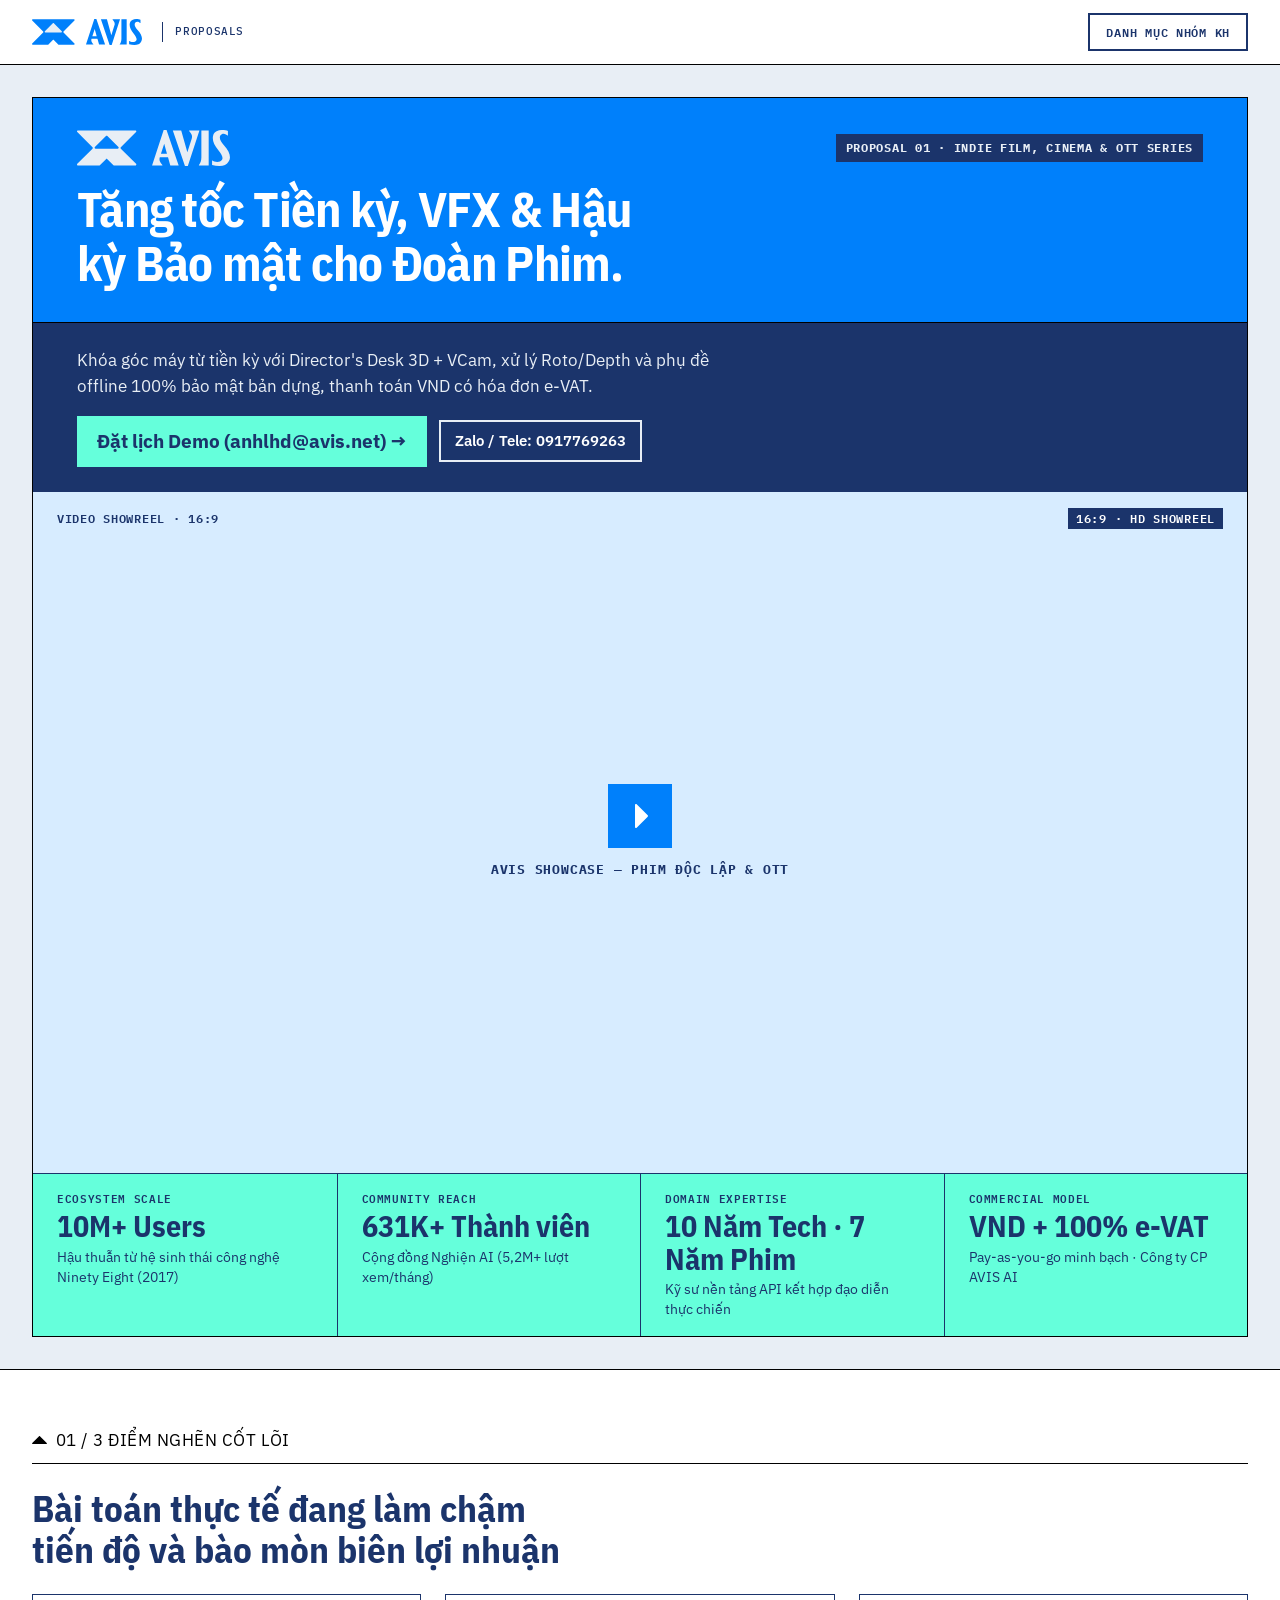
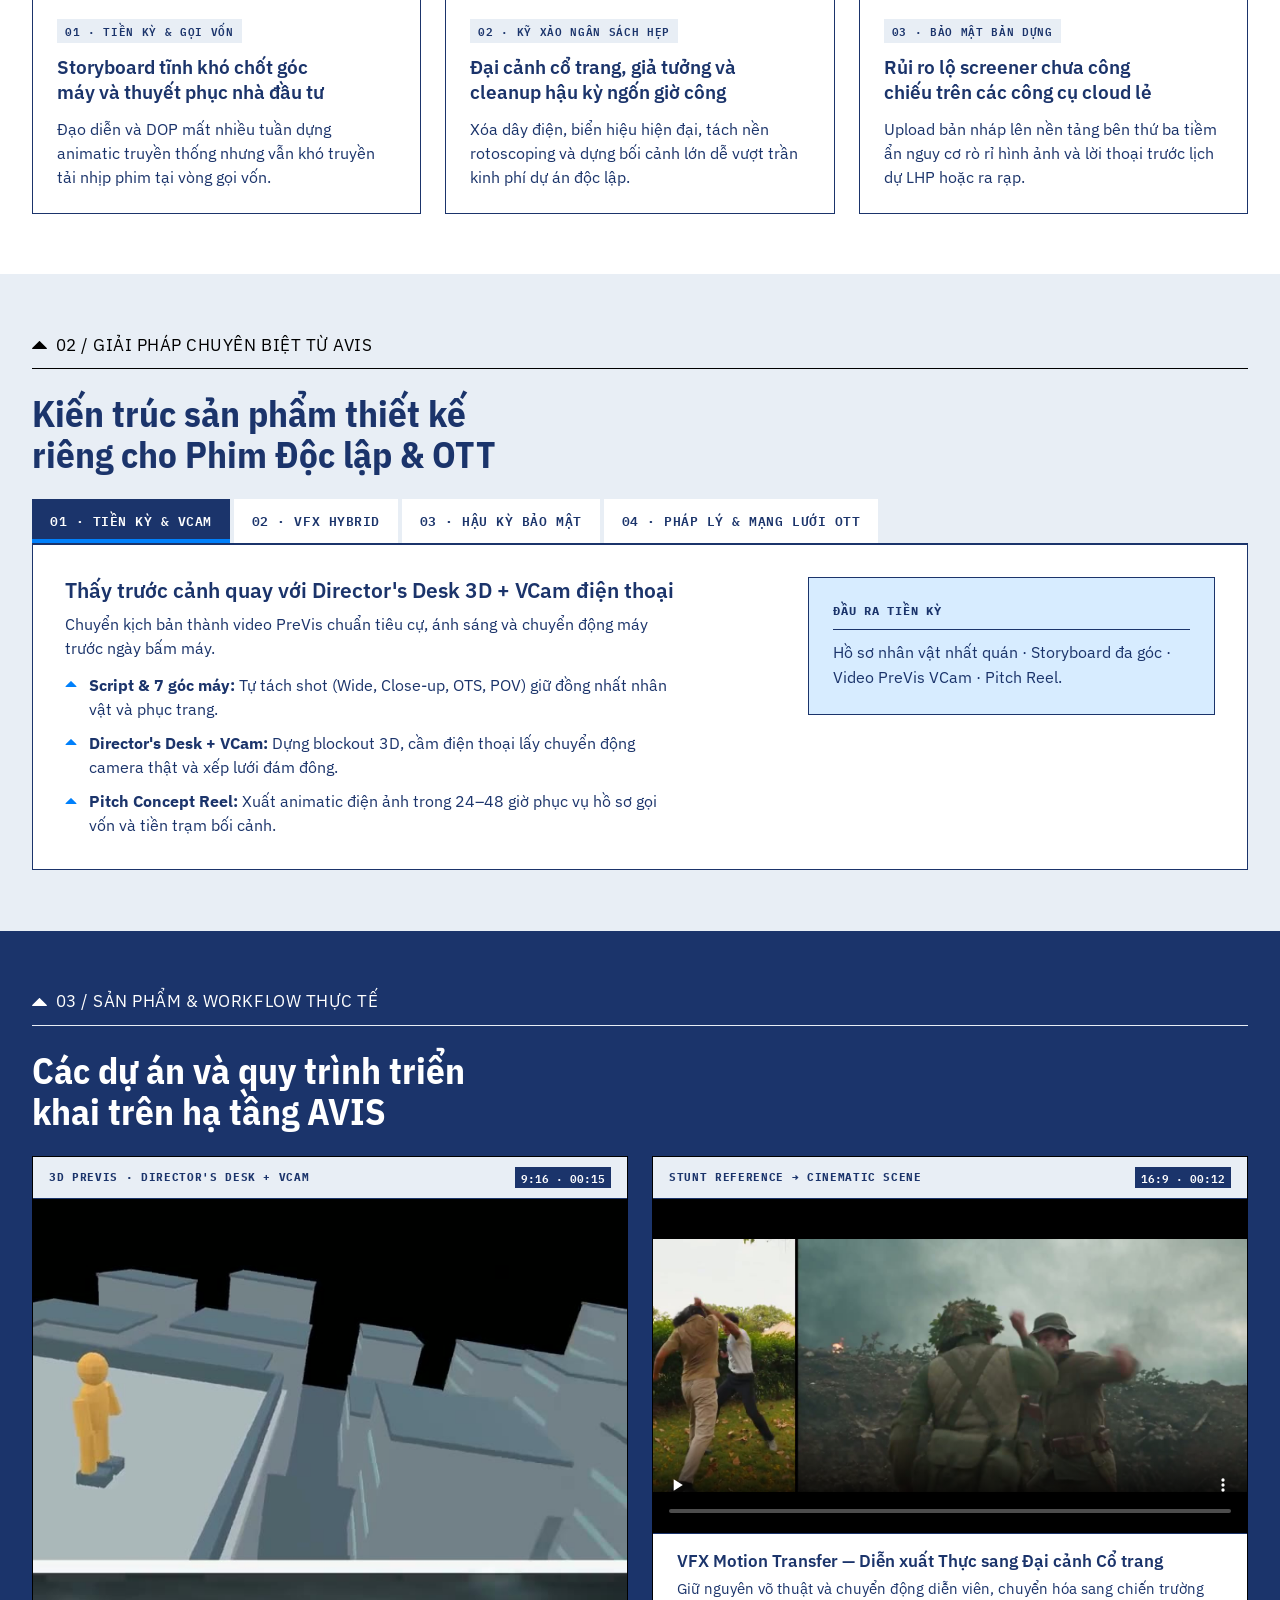
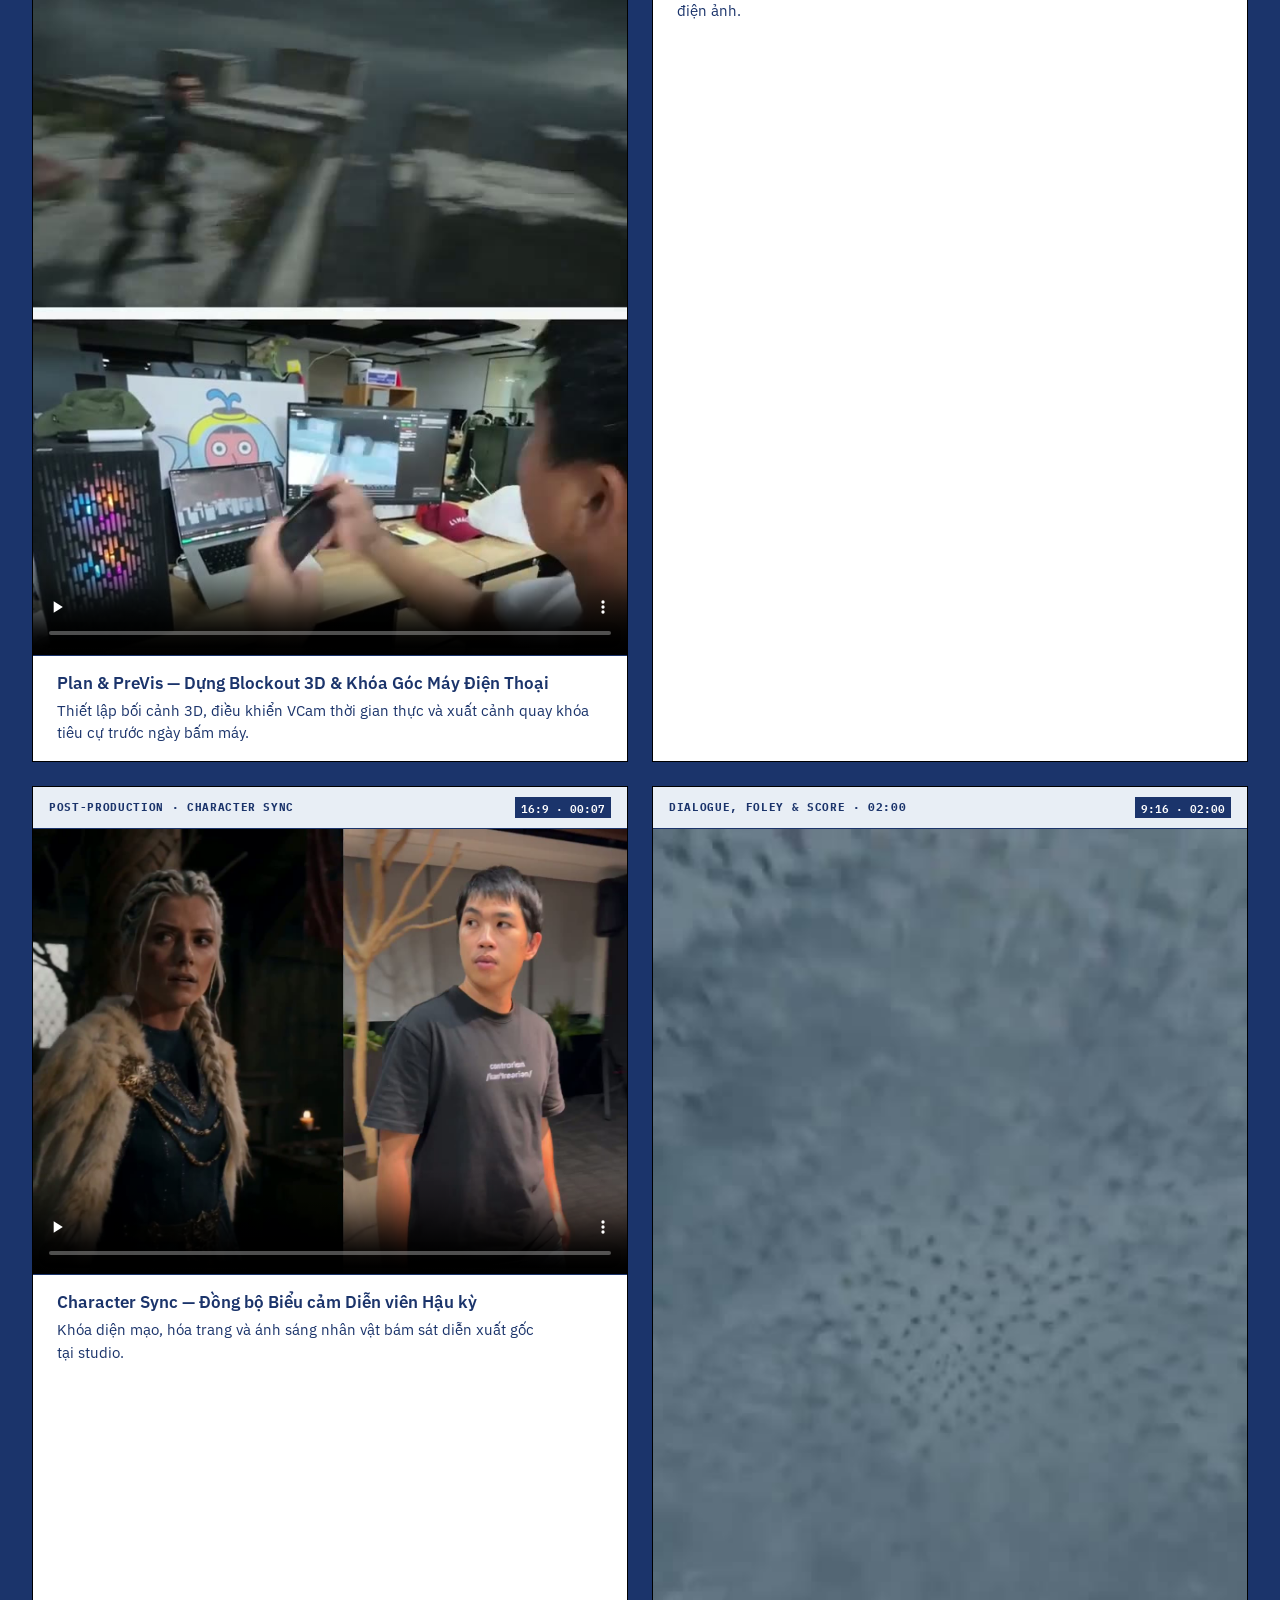
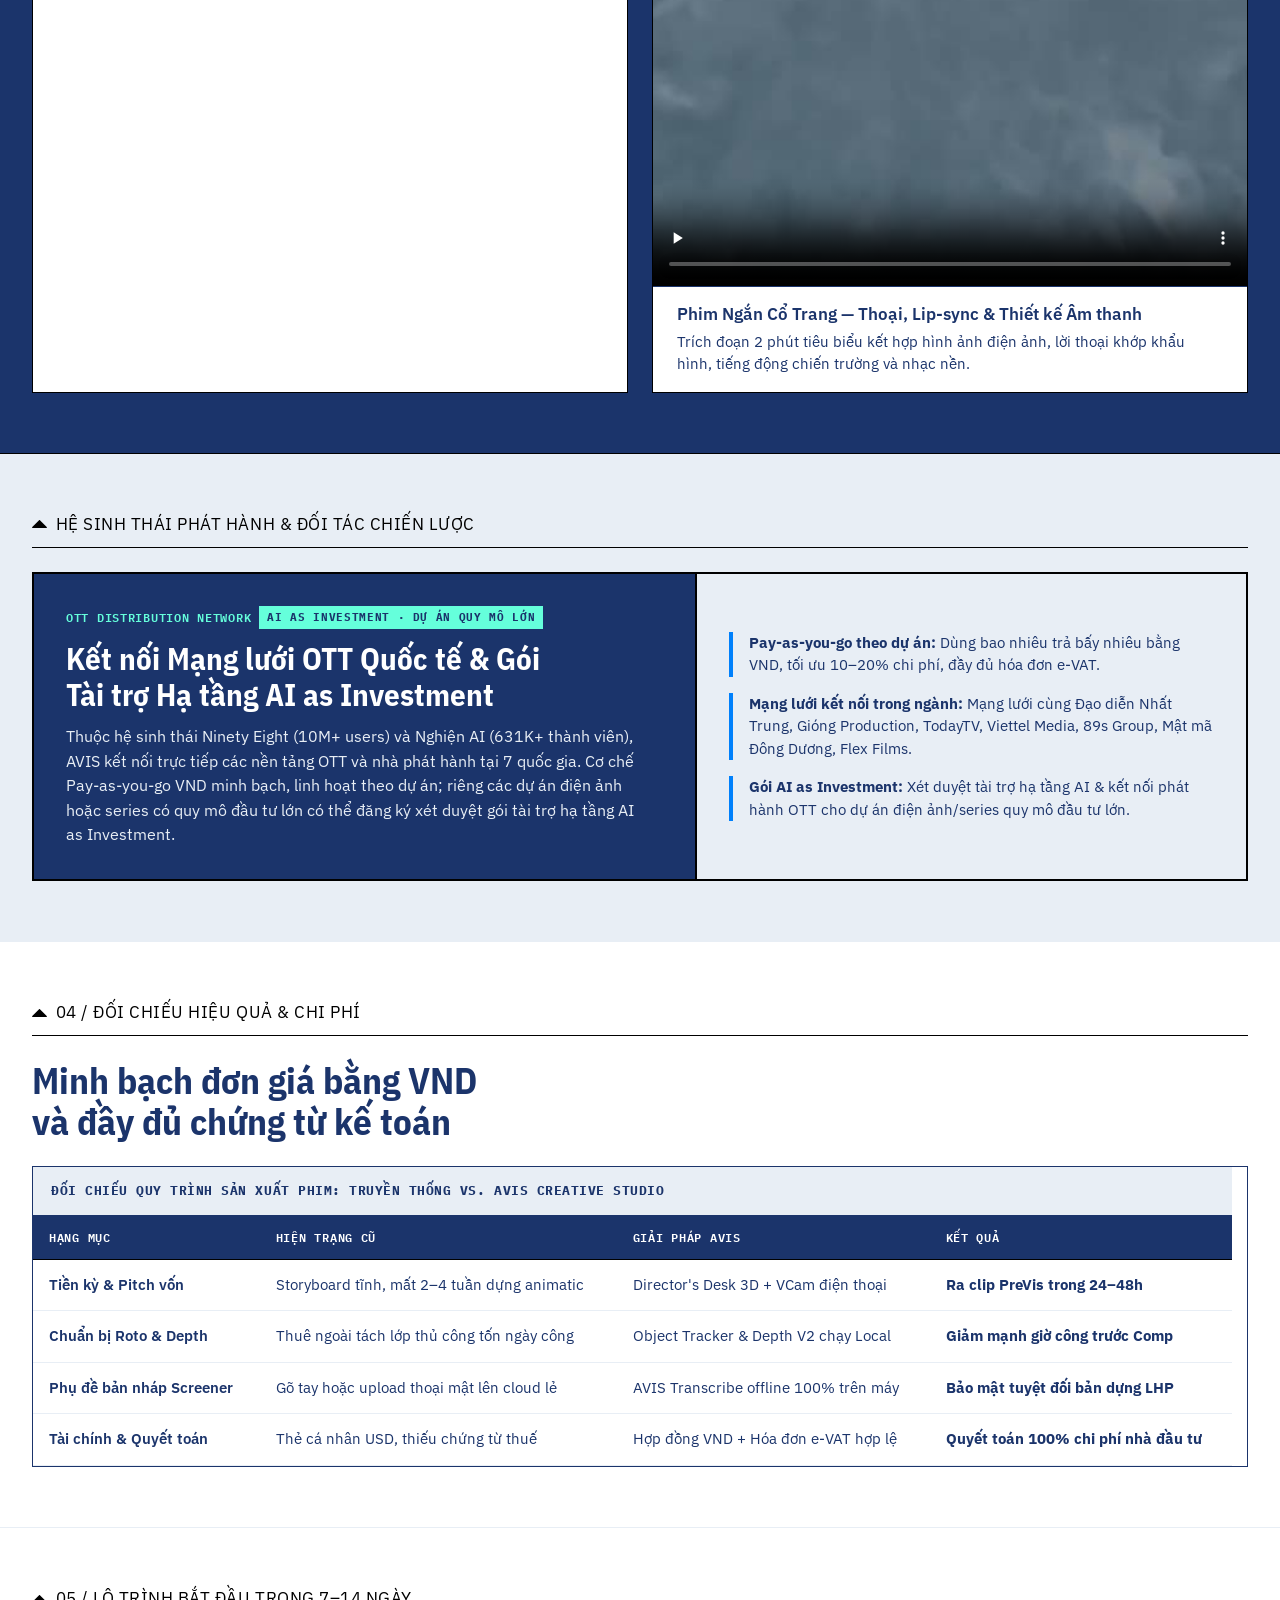
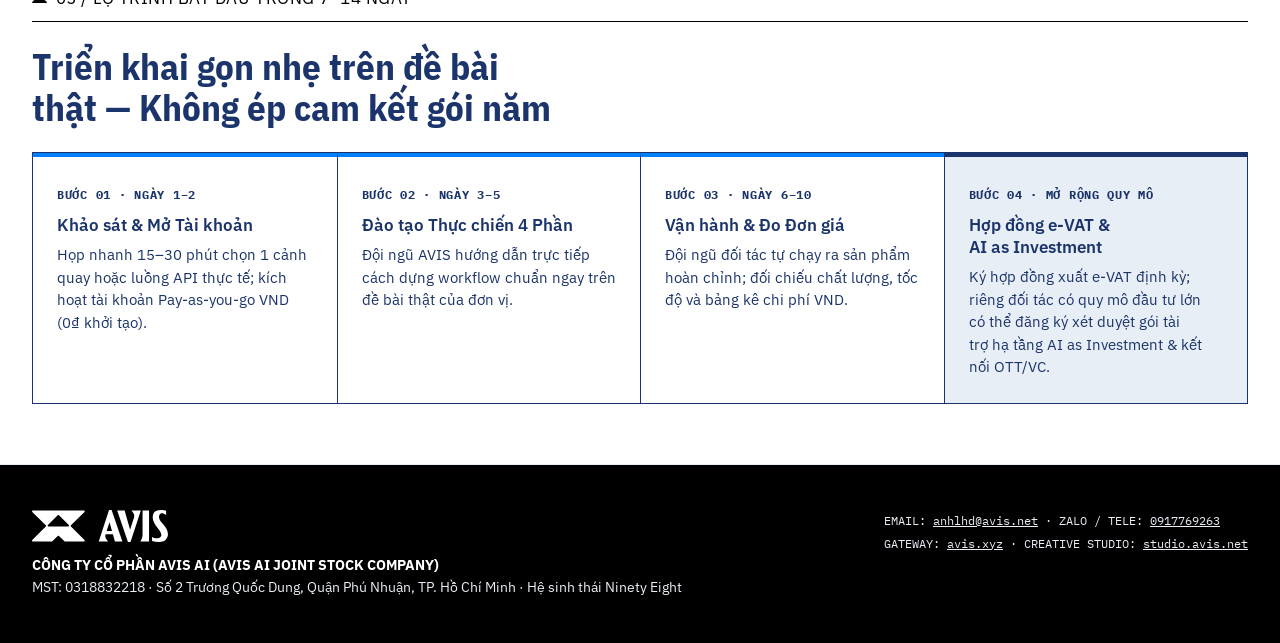
<file: proposals/indie-cinema-ott.html>
<!DOCTYPE html>
<html lang="vi" data-avis-brand="masterbrand">
<head>
  <meta charset="utf-8">
  <meta name="viewport" content="width=device-width, initial-scale=1">
  <title>AVIS Proposal — Đơn vị Sản xuất Phim Độc lập, Điện ảnh &amp; Series OTT</title>
  <meta name="description" content="Khóa góc máy từ tiền kỳ với Director&#x27;s Desk 3D + VCam, xử lý Roto/Depth và phụ đề offline 100% bảo mật bản dựng, thanh toán VND có hóa đơn e-VAT.">
  <link rel="icon" type="image/svg+xml" href="../assets/brand/logo/masterbrand/avis-masterbrand-symbol-azure.svg">
  <link rel="stylesheet" href="../assets/proposals.css">
</head>
<body>
<header class="site-header">
  <div class="header-inner">
    <a class="site-logo" href="../index.html">
      <img src="../assets/brand/logo/masterbrand/avis-masterbrand-full-azure.svg" alt="AVIS" height="26">
      <span class="site-logo-divider" aria-hidden="true"></span>
      <span class="site-logo-tag">PROPOSALS</span>
    </a>
    <nav class="site-nav" aria-label="Danh mục Proposal theo nhóm khách hàng">
      <button
        class="menu-button"
        type="button"
        popovertarget="site-menu"
        popovertargetaction="toggle"
        aria-controls="site-menu"
      >
        <span>Danh mục Nhóm KH</span>
      </button>
      <ul id="site-menu" class="site-menu" popover="auto">
        <li><a href="../index.html">Tổng quan</a></li><li><a href="../proposals/indie-cinema-ott.html" aria-current="page">Phim Độc lập &amp; OTT</a></li><li><a href="../proposals/production-house-tvc.html">Production House TVC</a></li><li><a href="../proposals/vfx-cgi-animation.html">VFX, CGI &amp; 3D</a></li><li><a href="../proposals/short-drama-remake.html">Short Drama &amp; Remake</a></li><li><a href="../proposals/archviz-interior-design.html">Archviz &amp; Nội thất</a></li><li><a href="../proposals/creative-digital-agency.html">Creative &amp; Digital Agency</a></li><li><a href="../proposals/ai-saas-enterprise-gateway.html">AI SaaS &amp; Gateway API</a></li><li><a href="../proposals/creative-campus-academy.html">Đại học &amp; Học viện</a></li>
      </ul>
    </nav>
  </div>
</header>

<main>
  <section class="hero-shell">
    <div class="container">
      <div class="hero-frame">
        <div class="hero-primary-block">
          <div class="hero-brand-row">
            <img class="hero-brand-logo" src="../assets/brand/logo/masterbrand/avis-masterbrand-full-sea-white.svg" alt="AVIS" height="36">
            <span class="hero-kicker">PROPOSAL 01 · INDIE FILM, CINEMA &amp; OTT SERIES</span>
          </div>
          <h1>Tăng tốc Tiền kỳ, VFX &amp; Hậu kỳ Bảo mật cho Đoàn Phim.</h1>
        </div>
        <div class="hero-sub-block">
          <p>Khóa góc máy từ tiền kỳ với Director&#x27;s Desk 3D + VCam, xử lý Roto/Depth và phụ đề offline 100% bảo mật bản dựng, thanh toán VND có hóa đơn e-VAT.</p>
          <div class="hero-actions">
            <a class="btn btn-cta-turquoise" href="mailto:anhlhd@avis.net?subject=Đặt lịch Demo &amp; Tư vấn AVIS — Đơn vị Sản xuất Phim Độc lập, Điện ảnh &amp; Series OTT">Đặt lịch Demo (anhlhd@avis.net) →</a>
            <a class="btn btn-outline-light" href="https://zalo.me/0917769263" target="_blank" rel="noopener">Zalo / Tele: 0917769263</a>
          </div>
        </div>
        <div class="hero-video-placeholder" role="region" aria-label="AVIS SHOWCASE — Phim Độc lập &amp; OTT">
          <div class="hero-video-placeholder-meta">
            <span>VIDEO SHOWREEL · 16:9</span>
            <span class="hero-video-placeholder-spec">16:9 · HD SHOWREEL</span>
          </div>
          <div class="hero-video-placeholder-center">
            <span class="hero-video-placeholder-play" aria-hidden="true">
              <span class="avis-tri avis-tri--play"></span>
            </span>
            <span class="hero-video-placeholder-title">AVIS SHOWCASE — Phim Độc lập &amp; OTT</span>
          </div>
        </div>
        <div class="credential-band">
          <div class="cred-cell">
            <span class="mono-label">ECOSYSTEM SCALE</span>
            <strong>10M+ Users</strong>
            <span>Hậu thuẫn từ hệ sinh thái công nghệ Ninety Eight (2017)</span>
          </div>
          <div class="cred-cell">
            <span class="mono-label">COMMUNITY REACH</span>
            <strong>631K+ Thành viên</strong>
            <span>Cộng đồng Nghiện AI (5,2M+ lượt xem/tháng)</span>
          </div>
          <div class="cred-cell">
            <span class="mono-label">DOMAIN EXPERTISE</span>
            <strong>10 Năm Tech · 7 Năm Phim</strong>
            <span>Kỹ sư nền tảng API kết hợp đạo diễn thực chiến</span>
          </div>
          <div class="cred-cell">
            <span class="mono-label">COMMERCIAL MODEL</span>
            <strong>VND + 100% e-VAT</strong>
            <span>Pay-as-you-go minh bạch · Công ty CP AVIS AI</span>
          </div>
        </div>
      </div>
    </div>
  </section>

  <section class="section">
    <div class="container">
      <div class="section-label"><span class="avis-tri avis-tri--up avis-tri--marker" aria-hidden="true"></span> 01 / 3 ĐIỂM NGHẼN CỐT LÕI</div>
      <div class="section-header">
        <h2>Bài toán thực tế đang làm chậm tiến độ và bào mòn biên lợi nhuận</h2>
      </div>
      <div class="grid-3">
        <article class="card">
        <span class="card-tag">01 · TIỀN KỲ &amp; GỌI VỐN</span>
        <h3>Storyboard tĩnh khó chốt góc máy và thuyết phục nhà đầu tư</h3>
        <p>Đạo diễn và DOP mất nhiều tuần dựng animatic truyền thống nhưng vẫn khó truyền tải nhịp phim tại vòng gọi vốn.</p>
      </article><article class="card">
        <span class="card-tag">02 · KỸ XẢO NGÂN SÁCH HẸP</span>
        <h3>Đại cảnh cổ trang, giả tưởng và cleanup hậu kỳ ngốn giờ công</h3>
        <p>Xóa dây điện, biển hiệu hiện đại, tách nền rotoscoping và dựng bối cảnh lớn dễ vượt trần kinh phí dự án độc lập.</p>
      </article><article class="card">
        <span class="card-tag">03 · BẢO MẬT BẢN DỰNG</span>
        <h3>Rủi ro lộ screener chưa công chiếu trên các công cụ cloud lẻ</h3>
        <p>Upload bản nháp lên nền tảng bên thứ ba tiềm ẩn nguy cơ rò rỉ hình ảnh và lời thoại trước lịch dự LHP hoặc ra rạp.</p>
      </article>
      </div>
    </div>
  </section>

  <section class="section section-alt">
    <div class="container">
      <div class="section-label"><span class="avis-tri avis-tri--up avis-tri--marker" aria-hidden="true"></span> 02 / GIẢI PHÁP CHUYÊN BIỆT TỪ AVIS</div>
      <div class="section-header">
        <h2>Kiến trúc sản phẩm thiết kế riêng cho Phim Độc lập &amp; OTT</h2>
      </div>
      
      <div class="tabs">
        <div class="tablist-scroller" role="tablist" focusgroup="tablist nomemory" aria-label="Các trụ cột giải pháp của AVIS">
          <button type="button" role="tab" id="tab-indie-cinema-ott-1" aria-selected="true" tabindex="0" focusgroupstart>01 · Tiền kỳ &amp; VCam</button><button type="button" role="tab" id="tab-indie-cinema-ott-2" aria-selected="false" tabindex="-1">02 · VFX Hybrid</button><button type="button" role="tab" id="tab-indie-cinema-ott-3" aria-selected="false" tabindex="-1">03 · Hậu kỳ Bảo mật</button><button type="button" role="tab" id="tab-indie-cinema-ott-4" aria-selected="false" tabindex="-1">04 · Pháp lý &amp; Mạng lưới OTT</button>
        </div>
        <div class="tabpanels-stack">
          <div role="tabpanel" id="panel-indie-cinema-ott-1" aria-labelledby="tab-indie-cinema-ott-1" tabindex="0">
          <div class="tabpanel-card">
            <div>
              <h3>Thấy trước cảnh quay với Director&#x27;s Desk 3D + VCam điện thoại</h3>
              <p>Chuyển kịch bản thành video PreVis chuẩn tiêu cự, ánh sáng và chuyển động máy trước ngày bấm máy.</p>
              <ul class="avis-list"><li><strong>Script &amp; 7 góc máy:</strong> Tự tách shot (Wide, Close-up, OTS, POV) giữ đồng nhất nhân vật và phục trang.</li><li><strong>Director&#x27;s Desk + VCam:</strong> Dựng blockout 3D, cầm điện thoại lấy chuyển động camera thật và xếp lưới đám đông.</li><li><strong>Pitch Concept Reel:</strong> Xuất animatic điện ảnh trong 24–48 giờ phục vụ hồ sơ gọi vốn và tiền trạm bối cảnh.</li></ul>
            </div>
            <aside class="tabpanel-meta">
              <strong>ĐẦU RA TIỀN KỲ</strong>
              <p>Hồ sơ nhân vật nhất quán · Storyboard đa góc · Video PreVis VCam · Pitch Reel.</p>
            </aside>
          </div>
        </div><div role="tabpanel" id="panel-indie-cinema-ott-2" aria-labelledby="tab-indie-cinema-ott-2" hidden="until-found">
          <div class="tabpanel-card">
            <div>
              <h3>Kết hợp Local Roto/Depth với 300+ Model Cloud theo từng shot</h3>
              <p>Xử lý tách lớp ngay trên máy trạm, mở rộng đại cảnh trên đám mây không lo thiếu VRAM.</p>
              <ul class="avis-list"><li><strong>Công cụ Local miễn phí credit:</strong> Depth Anything V2, Background Remover &amp; Object Tracker chạy trực tiếp qua WebGPU.</li><li><strong>300+ Model Cloud đầu bảng:</strong> Chọn nhanh Seedance 2.5/2.0 (có audio), Seedream 5.0 Pro, Kling 4.0, Veo 3.1, Wan 3.0.</li><li><strong>Character Sync &amp; Đám đông:</strong> Đồng bộ biểu cảm tới 10 ảnh tham chiếu và giả lập đại cảnh tiết kiệm chi phí phim trường.</li></ul>
            </div>
            <aside class="tabpanel-meta">
              <strong>KIẾN TRÚC HYBRID</strong>
              <p>Local WebGPU bảo mật shot nhạy cảm + Cloud Frontier Models tính phí linh hoạt theo giây.</p>
            </aside>
          </div>
        </div><div role="tabpanel" id="panel-indie-cinema-ott-3" aria-labelledby="tab-indie-cinema-ott-3" hidden="until-found">
          <div class="tabpanel-card">
            <div>
              <h3>Sửa shot bằng câu lệnh &amp; Phụ đề Offline 100% trên máy</h3>
              <p>Hoàn thiện bản nháp screener gửi LHP và nhà phát hành mà không đẩy âm thanh phim lên mạng.</p>
              <ul class="avis-list"><li><strong>Removal &amp; Relight:</strong> Tô mask xóa dây cáp, micro, biển hiệu thừa hoặc đồng bộ lại ánh sáng/thời tiết giữa các ngày quay.</li><li><strong>AVIS Transcribe Offline:</strong> Nhận diện thoại tiếng Việt và xuất SRT/VTT/ASS ngay trên máy cá nhân, an toàn tuyệt đối.</li><li><strong>NLE 3 tầng &amp; 4K Upscale:</strong> Cắt nhịp, áp LUT màu, nội suy khung hình Optical Flow ngay trong một giao diện.</li></ul>
            </div>
            <aside class="tabpanel-meta">
              <strong>AN TOÀN SCREENER</strong>
              <p>100% Offline ASR cho bản phim chưa công chiếu · Xuất 4K &amp; SRT chuẩn duyệt rạp/LHP.</p>
            </aside>
          </div>
        </div><div role="tabpanel" id="panel-indie-cinema-ott-4" aria-labelledby="tab-indie-cinema-ott-4" hidden="until-found">
          <div class="tabpanel-card">
            <div>
              <h3>Thanh toán VND xuất e-VAT &amp; Cổng kết nối phát hành OTT</h3>
              <p>Chuẩn hóa chứng từ quyết toán nhà đầu tư và mở rộng cơ hội phân phối thương mại.</p>
              <ul class="avis-list"><li><strong>Pháp nhân &amp; Hóa đơn e-VAT:</strong> Hợp đồng Công ty CP AVIS AI (MST 0318832218), Pay-as-you-go VND linh hoạt theo dự án.</li><li><strong>Mạng lưới OTT 7 quốc gia:</strong> Kết nối đối tác phát hành tại Việt Nam, Mỹ, Nhật, Singapore, UAE, Ấn Độ, Brazil.</li><li><strong>Tài trợ Hạ tầng (AI as Investment):</strong> Xét duyệt gói tài trợ hạ tầng riêng cho phim điện ảnh/series có quy mô đầu tư lớn.</li></ul>
            </div>
            <aside class="tabpanel-meta">
              <strong>MẠNG LƯỚI KẾT NỐI</strong>
              <p>Đạo diễn Nhất Trung · Gióng Production · TodayTV · 89s Group · Viettel Media · Mật mã Đông Dương · Flex Films.</p>
            </aside>
          </div>
        </div>
        </div>
      </div>
    </div>
  </section>

  <section class="section section-sapphire">
    <div class="container">
      <div class="section-label"><span class="avis-tri avis-tri--up avis-tri--marker" aria-hidden="true"></span> 03 / SẢN PHẨM &amp; WORKFLOW THỰC TẾ</div>
      <div class="section-header">
        <h2>Các dự án và quy trình triển khai trên hạ tầng AVIS</h2>
      </div>
      <div class="video-grid">
        <figure class="video-figure">
        <div class="video-head">
          <span class="video-head-tag">3D PREVIS · DIRECTOR&#x27;S DESK + VCAM</span>
          <span class="video-head-ratio">9:16 · 00:15</span>
        </div>
        <div class="video-stage">
          <video
            controls
            loading="lazy"
            preload="none"
            playsinline
            width="720"
            height="1280"
            poster="../media/posters/dragon-previs-vcam.jpg"
            src="../media/videos/dragon-previs-vcam.mp4"
          >
            <source src="../media/videos/dragon-previs-vcam.mp4" type="video/mp4">
          </video>
        </div>
        <figcaption class="video-caption">
          <h3>Plan &amp; PreVis — Dựng Blockout 3D &amp; Khóa Góc Máy Điện Thoại</h3>
          <p>Thiết lập bối cảnh 3D, điều khiển VCam thời gian thực và xuất cảnh quay khóa tiêu cự trước ngày bấm máy.</p>
        </figcaption>
      </figure><figure class="video-figure">
        <div class="video-head">
          <span class="video-head-tag">STUNT REFERENCE → CINEMATIC SCENE</span>
          <span class="video-head-ratio">16:9 · 00:12</span>
        </div>
        <div class="video-stage">
          <video
            controls
            loading="lazy"
            preload="none"
            playsinline
            width="1280"
            height="544"
            poster="../media/posters/vfx-motion.jpg"
            src="../media/videos/vfx-motion.mp4"
          >
            <source src="../media/videos/vfx-motion.mp4" type="video/mp4">
          </video>
        </div>
        <figcaption class="video-caption">
          <h3>VFX Motion Transfer — Diễn xuất Thực sang Đại cảnh Cổ trang</h3>
          <p>Giữ nguyên võ thuật và chuyển động diễn viên, chuyển hóa sang chiến trường điện ảnh.</p>
        </figcaption>
      </figure><figure class="video-figure">
        <div class="video-head">
          <span class="video-head-tag">POST-PRODUCTION · CHARACTER SYNC</span>
          <span class="video-head-ratio">16:9 · 00:07</span>
        </div>
        <div class="video-stage">
          <video
            controls
            loading="lazy"
            preload="none"
            playsinline
            width="1280"
            height="960"
            poster="../media/posters/post-charsync.jpg"
            src="../media/videos/post-charsync.mp4"
          >
            <source src="../media/videos/post-charsync.mp4" type="video/mp4">
          </video>
        </div>
        <figcaption class="video-caption">
          <h3>Character Sync — Đồng bộ Biểu cảm Diễn viên Hậu kỳ</h3>
          <p>Khóa diện mạo, hóa trang và ánh sáng nhân vật bám sát diễn xuất gốc tại studio.</p>
        </figcaption>
      </figure><figure class="video-figure">
        <div class="video-head">
          <span class="video-head-tag">DIALOGUE, FOLEY &amp; SCORE · 02:00</span>
          <span class="video-head-ratio">9:16 · 02:00</span>
        </div>
        <div class="video-stage">
          <video
            controls
            loading="lazy"
            preload="none"
            playsinline
            width="480"
            height="854"
            poster="../media/posters/sound-demo.jpg"
            src="../media/videos/sound-demo.mp4"
          >
            <source src="../media/videos/sound-demo.mp4" type="video/mp4">
          </video>
        </div>
        <figcaption class="video-caption">
          <h3>Phim Ngắn Cổ Trang — Thoại, Lip-sync &amp; Thiết kế Âm thanh</h3>
          <p>Trích đoạn 2 phút tiêu biểu kết hợp hình ảnh điện ảnh, lời thoại khớp khẩu hình, tiếng động chiến trường và nhạc nền.</p>
        </figcaption>
      </figure>
      </div>
    </div>
  </section>

  <section class="section section-alt">
  <div class="container">
    <div class="section-label"><span class="avis-tri avis-tri--up avis-tri--marker" aria-hidden="true"></span> HỆ SINH THÁI PHÁT HÀNH &amp; ĐỐI TÁC CHIẾN LƯỢC</div>
    <div class="ott-panel">
      <div class="ott-main">
        <div class="ott-eyebrow">
          <span>OTT DISTRIBUTION NETWORK</span>
          <span class="optional-badge">AI AS INVESTMENT · DỰ ÁN QUY MÔ LỚN</span>
        </div>
        <h3>Kết nối Mạng lưới OTT Quốc tế &amp; Gói Tài trợ Hạ tầng AI as Investment</h3>
        <p>Thuộc hệ sinh thái Ninety Eight (10M+ users) và Nghiện AI (631K+ thành viên), AVIS kết nối trực tiếp các nền tảng OTT và nhà phát hành tại 7 quốc gia. Cơ chế Pay-as-you-go VND minh bạch, linh hoạt theo dự án; riêng các dự án điện ảnh hoặc series có quy mô đầu tư lớn có thể đăng ký xét duyệt gói tài trợ hạ tầng AI as Investment.</p>
      </div>
      <ul class="ott-list">
        <li><strong>Pay-as-you-go theo dự án:</strong> Dùng bao nhiêu trả bấy nhiêu bằng VND, tối ưu 10–20% chi phí, đầy đủ hóa đơn e-VAT.</li><li><strong>Mạng lưới kết nối trong ngành:</strong> Mạng lưới cùng Đạo diễn Nhất Trung, Gióng Production, TodayTV, Viettel Media, 89s Group, Mật mã Đông Dương, Flex Films.</li><li><strong>Gói AI as Investment:</strong> Xét duyệt tài trợ hạ tầng AI &amp; kết nối phát hành OTT cho dự án điện ảnh/series quy mô đầu tư lớn.</li>
      </ul>
    </div>
  </div>
</section>

  <section class="section">
    <div class="container">
      <div class="section-label"><span class="avis-tri avis-tri--up avis-tri--marker" aria-hidden="true"></span> 04 / ĐỐI CHIẾU HIỆU QUẢ &amp; CHI PHÍ</div>
      <div class="section-header">
        <h2>Minh bạch đơn giá bằng VND và đầy đủ chứng từ kế toán</h2>
      </div>
      <div tabindex="0" role="region" aria-labelledby="caption-indie-cinema-ott" class="table-wrapper">
        <table class="benchmark-table" style="--label-2: 'Hiện trạng cũ'; --label-3: 'Giải pháp AVIS'; --label-4: 'Kết quả';">
          <caption id="caption-indie-cinema-ott">Đối chiếu Quy trình Sản xuất Phim: Truyền thống vs. AVIS Creative Studio</caption>
          <thead>
            <tr>
              <th scope="col">Hạng mục</th>
              <th scope="col">Hiện trạng cũ</th>
              <th scope="col">Giải pháp AVIS</th>
              <th scope="col">Kết quả</th>
            </tr>
          </thead>
          <tbody>
            <tr>
            <th scope="row">Tiền kỳ &amp; Pitch vốn</th>
            <td>Storyboard tĩnh, mất 2–4 tuần dựng animatic</td>
            <td>Director&#x27;s Desk 3D + VCam điện thoại</td>
            <td><strong>Ra clip PreVis trong 24–48h</strong></td>
          </tr><tr>
            <th scope="row">Chuẩn bị Roto &amp; Depth</th>
            <td>Thuê ngoài tách lớp thủ công tốn ngày công</td>
            <td>Object Tracker &amp; Depth V2 chạy Local</td>
            <td><strong>Giảm mạnh giờ công trước Comp</strong></td>
          </tr><tr>
            <th scope="row">Phụ đề bản nháp Screener</th>
            <td>Gõ tay hoặc upload thoại mật lên cloud lẻ</td>
            <td>AVIS Transcribe offline 100% trên máy</td>
            <td><strong>Bảo mật tuyệt đối bản dựng LHP</strong></td>
          </tr><tr>
            <th scope="row">Tài chính &amp; Quyết toán</th>
            <td>Thẻ cá nhân USD, thiếu chứng từ thuế</td>
            <td>Hợp đồng VND + Hóa đơn e-VAT hợp lệ</td>
            <td><strong>Quyết toán 100% chi phí nhà đầu tư</strong></td>
          </tr>
          </tbody>
        </table>
      </div>
    </div>
  </section>

  <section class="section">
    <div class="container">
      <div class="section-label"><span class="avis-tri avis-tri--up avis-tri--marker" aria-hidden="true"></span> 05 / LỘ TRÌNH BẮT ĐẦU TRONG 7–14 NGÀY</div>
      <div class="section-header">
        <h2>Triển khai gọn nhẹ trên đề bài thật — Không ép cam kết gói năm</h2>
      </div>
      <div class="steps-grid">
        <div class="step-box">
          <span class="step-week">BƯỚC 01 · NGÀY 1–2</span>
          <h3>Khảo sát &amp; Mở Tài khoản</h3>
          <p>Họp nhanh 15–30 phút chọn 1 cảnh quay hoặc luồng API thực tế; kích hoạt tài khoản Pay-as-you-go VND (0₫ khởi tạo).</p>
        </div>
        <div class="step-box">
          <span class="step-week">BƯỚC 02 · NGÀY 3–5</span>
          <h3>Đào tạo Thực chiến 4 Phần</h3>
          <p>Đội ngũ AVIS hướng dẫn trực tiếp cách dựng workflow chuẩn ngay trên đề bài thật của đơn vị.</p>
        </div>
        <div class="step-box">
          <span class="step-week">BƯỚC 03 · NGÀY 6–10</span>
          <h3>Vận hành &amp; Đo Đơn giá</h3>
          <p>Đội ngũ đối tác tự chạy ra sản phẩm hoàn chỉnh; đối chiếu chất lượng, tốc độ và bảng kê chi phí VND.</p>
        </div>
        <div class="step-box step-box--optional">
          <span class="step-week">BƯỚC 04 · MỞ RỘNG QUY MÔ</span>
          <h3>Hợp đồng e-VAT &amp; AI as Investment</h3>
          <p>Ký hợp đồng xuất e-VAT định kỳ; riêng đối tác có quy mô đầu tư lớn có thể đăng ký xét duyệt gói tài trợ hạ tầng AI as Investment &amp; kết nối OTT/VC.</p>
        </div>
      </div>
    </div>
  </section>
</main>

<footer class="site-footer">
  <div class="container footer-grid">
    <div>
      <img class="footer-logo" src="../assets/brand/logo/masterbrand/avis-masterbrand-full-white.svg" alt="AVIS" height="32" loading="lazy">
      <strong>CÔNG TY CỔ PHẦN AVIS AI (AVIS AI JOINT STOCK COMPANY)</strong><br>
      MST: 0318832218 · Số 2 Trương Quốc Dung, Quận Phú Nhuận, TP. Hồ Chí Minh · Hệ sinh thái Ninety Eight
    </div>
    <div class="footer-links">
      EMAIL: <a href="mailto:anhlhd@avis.net">anhlhd@avis.net</a> · ZALO / TELE: <a href="https://zalo.me/0917769263" target="_blank" rel="noopener">0917769263</a><br>
      GATEWAY: <a href="https://avis.xyz" target="_blank" rel="noopener">avis.xyz</a> · CREATIVE STUDIO: <a href="https://studio.avis.net" target="_blank" rel="noopener">studio.avis.net</a>
    </div>
  </div>
</footer>
<script type="module" src="../assets/proposals.js"></script>
</body>
</html>
</file>
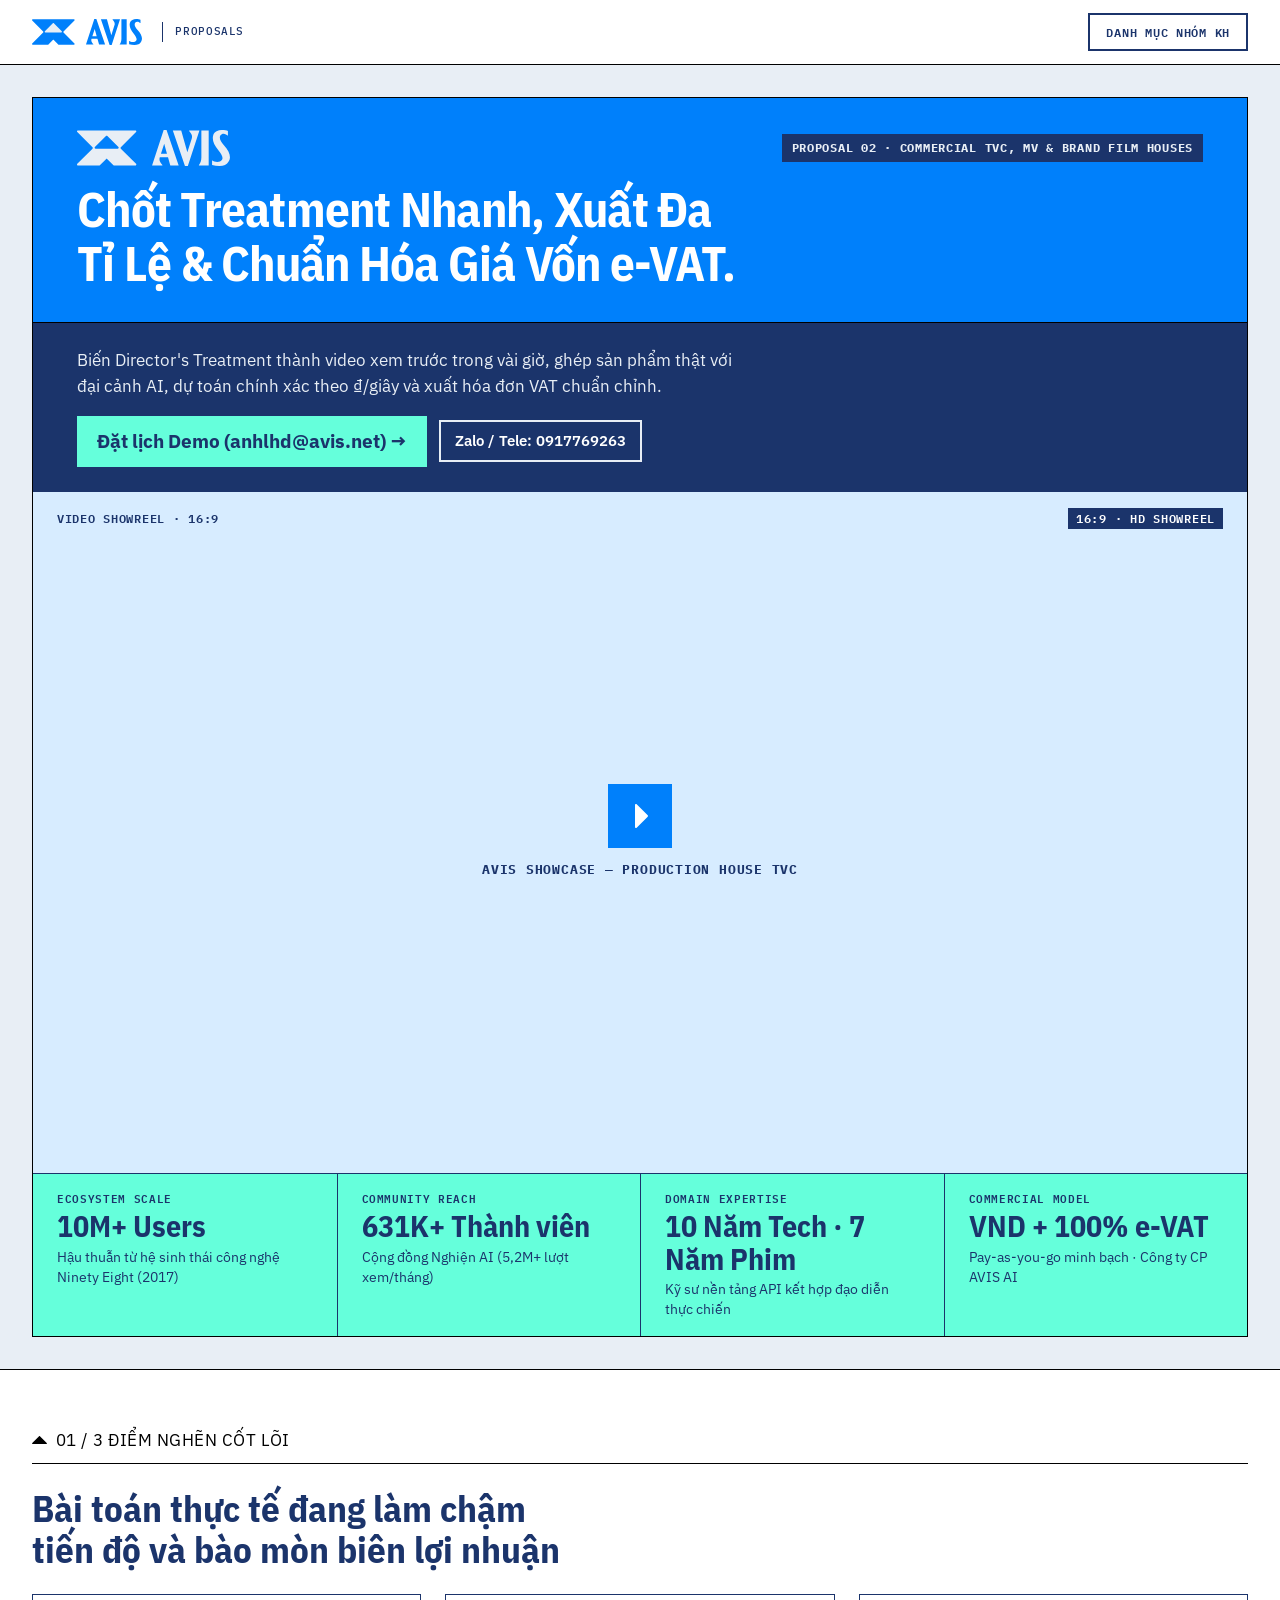
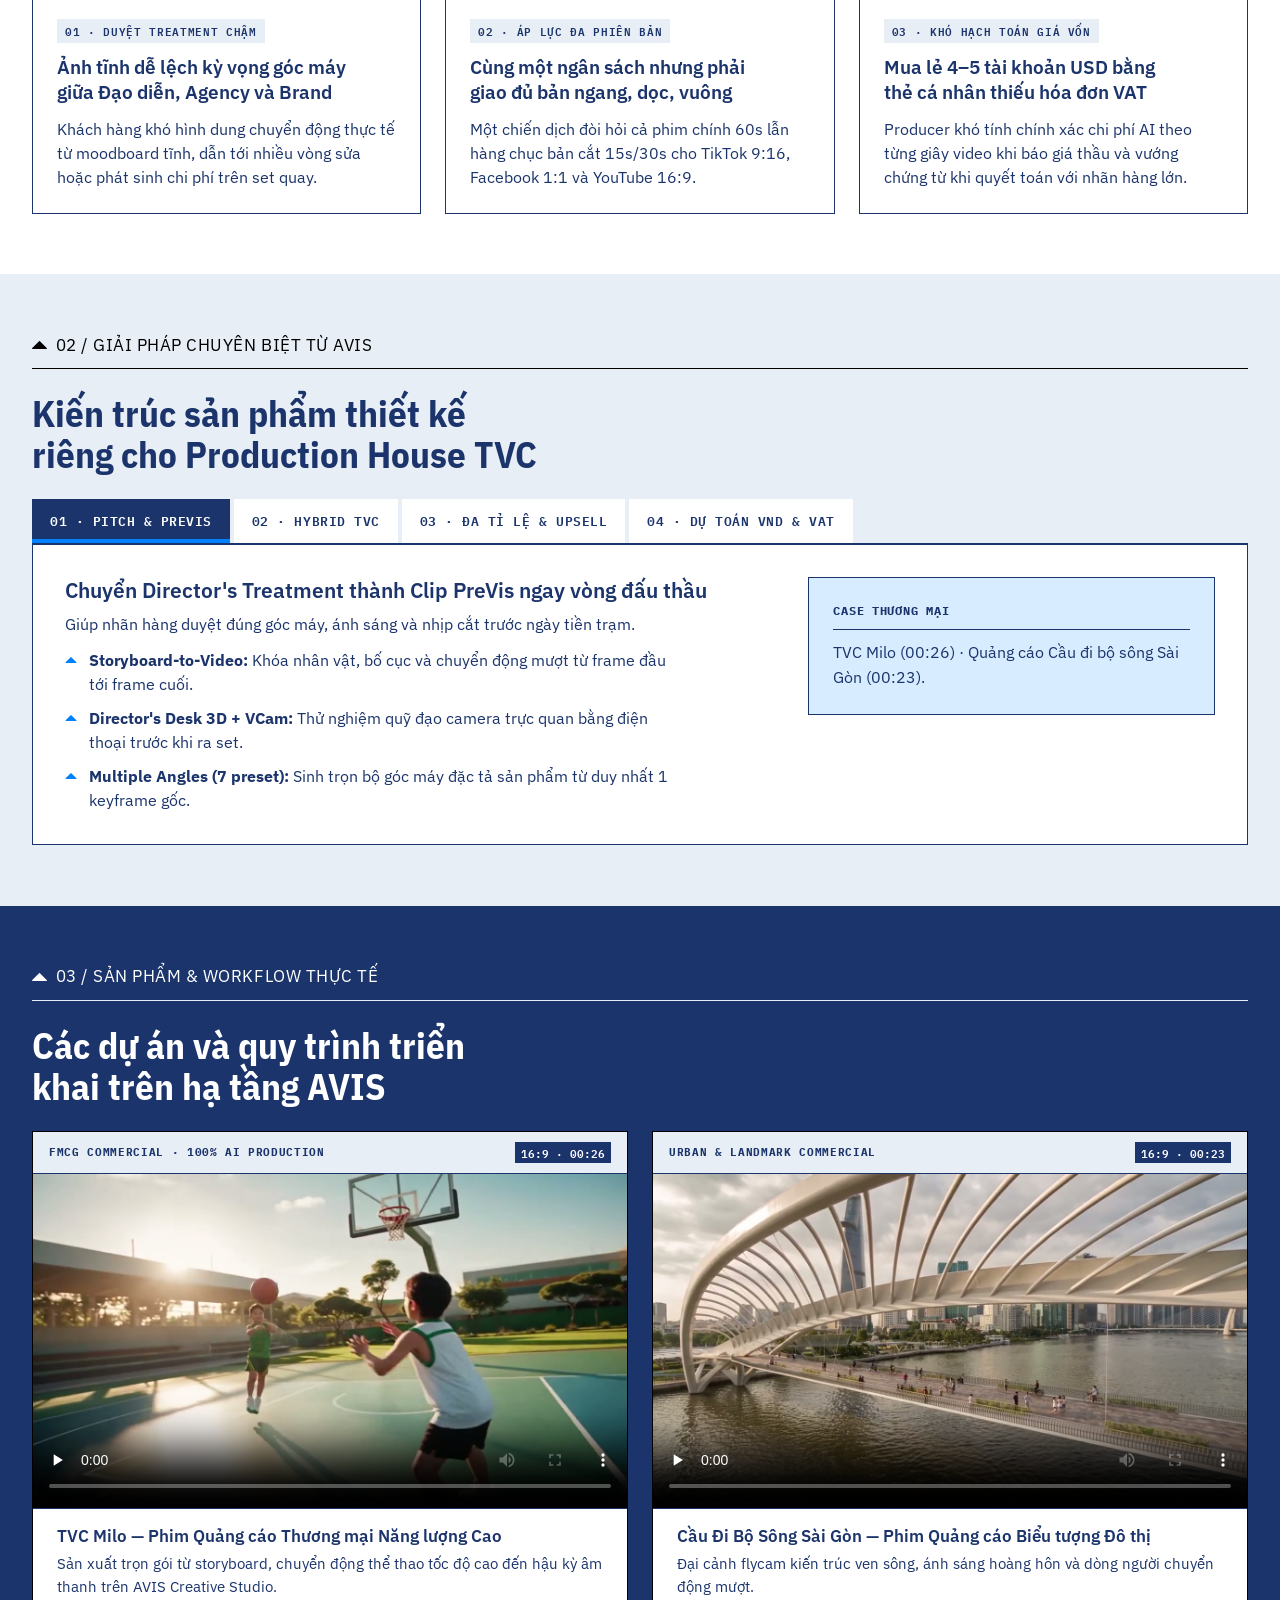
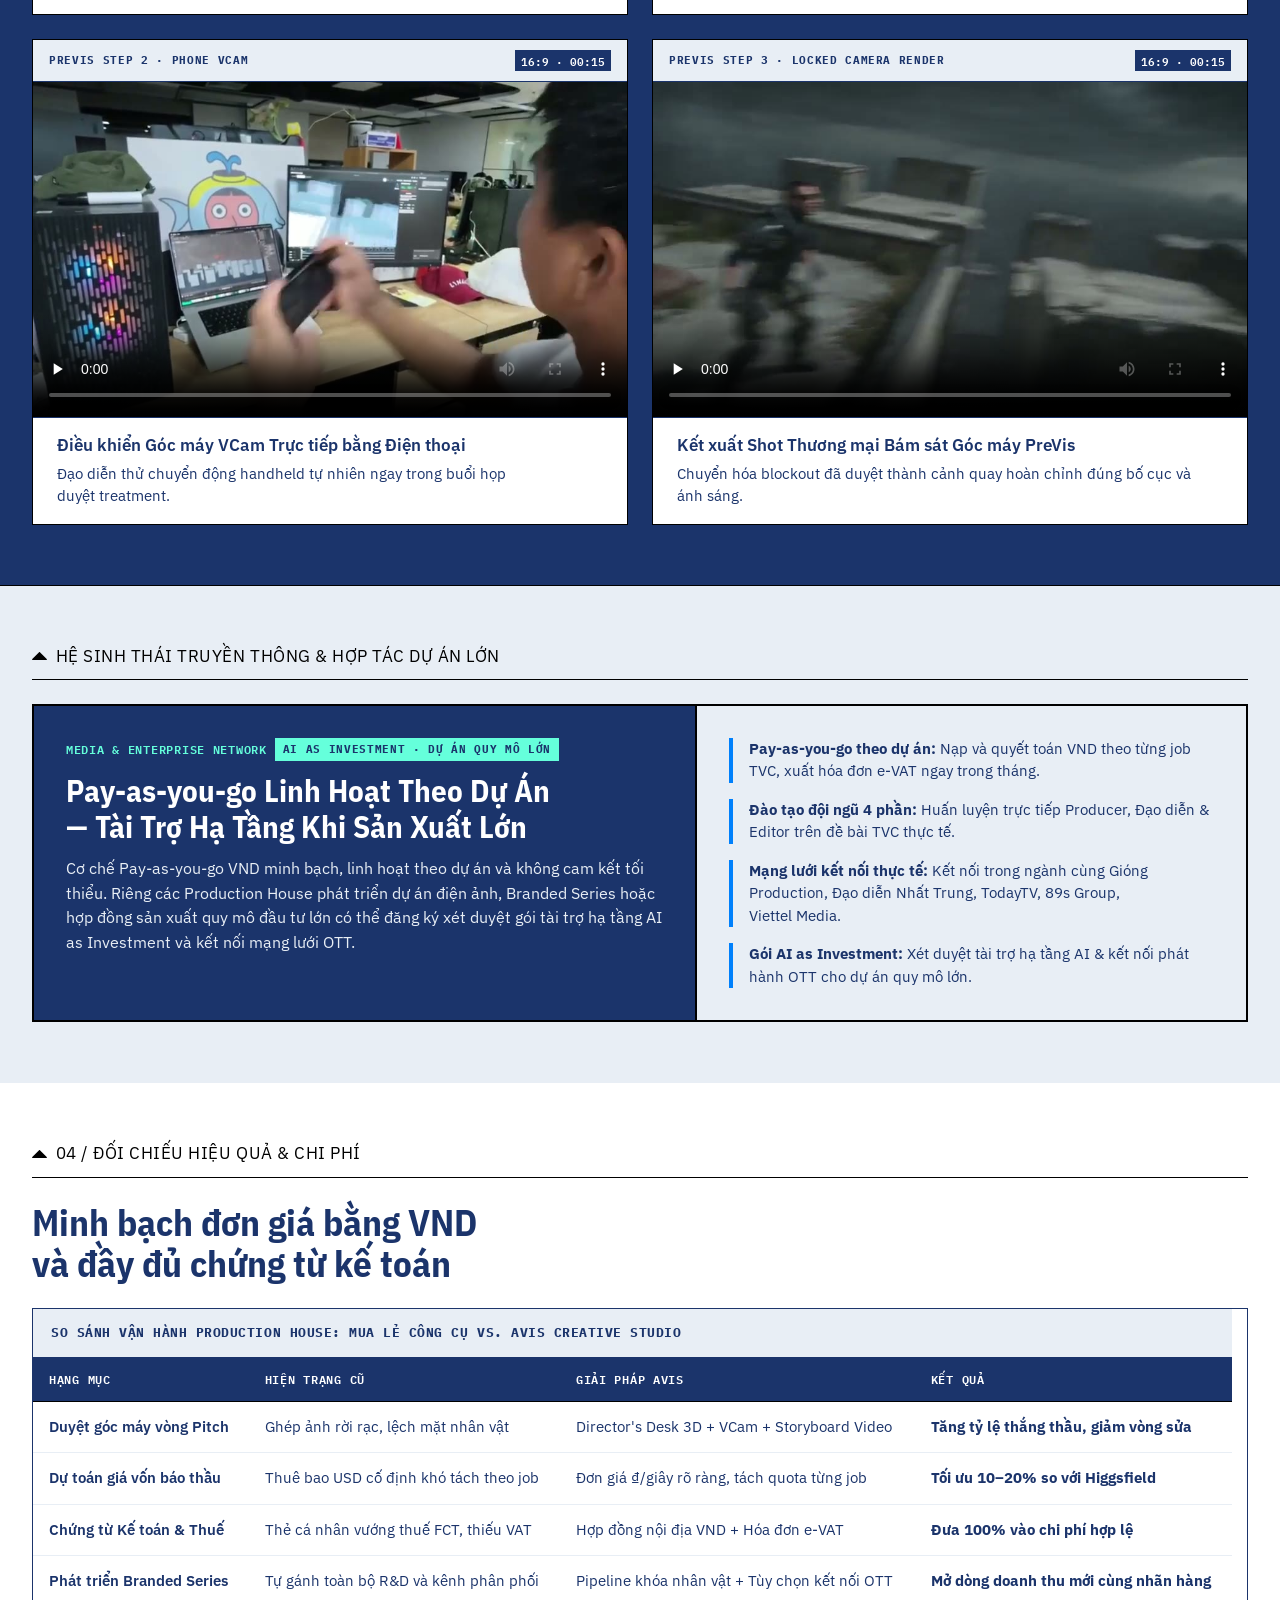
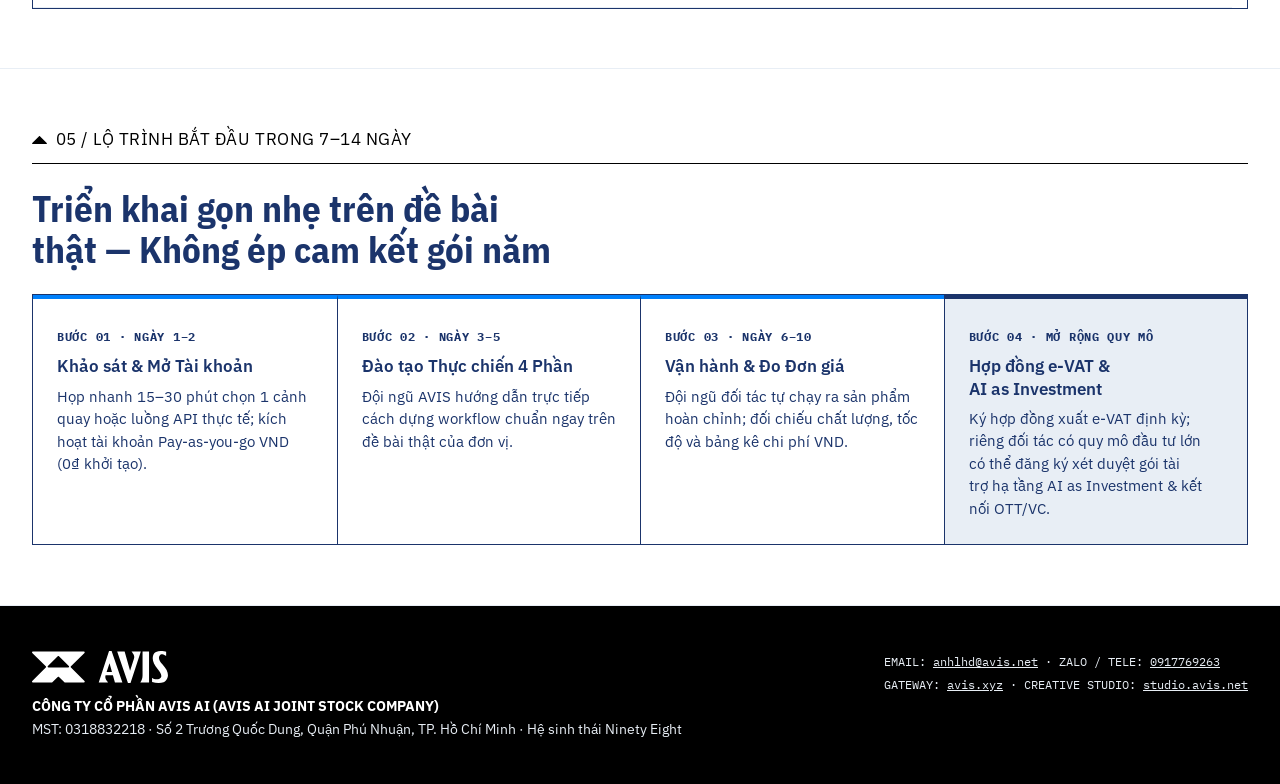
<file: proposals/production-house-tvc.html>
<!DOCTYPE html>
<html lang="vi" data-avis-brand="masterbrand">
<head>
  <meta charset="utf-8">
  <meta name="viewport" content="width=device-width, initial-scale=1">
  <title>AVIS Proposal — Production House Sản xuất TVC, MV &amp; Phim Thương mại</title>
  <meta name="description" content="Biến Director&#x27;s Treatment thành video xem trước trong vài giờ, ghép sản phẩm thật với đại cảnh AI, dự toán chính xác theo ₫/giây và xuất hóa đơn VAT chuẩn chỉnh.">
  <link rel="icon" type="image/svg+xml" href="../assets/brand/logo/masterbrand/avis-masterbrand-symbol-azure.svg">
  <link rel="stylesheet" href="../assets/proposals.css">
</head>
<body>
<header class="site-header">
  <div class="header-inner">
    <a class="site-logo" href="../index.html">
      <img src="../assets/brand/logo/masterbrand/avis-masterbrand-full-azure.svg" alt="AVIS" height="26">
      <span class="site-logo-divider" aria-hidden="true"></span>
      <span class="site-logo-tag">PROPOSALS</span>
    </a>
    <nav class="site-nav" aria-label="Danh mục Proposal theo nhóm khách hàng">
      <button
        class="menu-button"
        type="button"
        popovertarget="site-menu"
        popovertargetaction="toggle"
        aria-controls="site-menu"
      >
        <span>Danh mục Nhóm KH</span>
      </button>
      <ul id="site-menu" class="site-menu" popover="auto">
        <li><a href="../index.html">Tổng quan</a></li><li><a href="../proposals/indie-cinema-ott.html">Phim Độc lập &amp; OTT</a></li><li><a href="../proposals/production-house-tvc.html" aria-current="page">Production House TVC</a></li><li><a href="../proposals/vfx-cgi-animation.html">VFX, CGI &amp; 3D</a></li><li><a href="../proposals/short-drama-remake.html">Short Drama &amp; Remake</a></li><li><a href="../proposals/archviz-interior-design.html">Archviz &amp; Nội thất</a></li><li><a href="../proposals/creative-digital-agency.html">Creative &amp; Digital Agency</a></li><li><a href="../proposals/ai-saas-enterprise-gateway.html">AI SaaS &amp; Gateway API</a></li><li><a href="../proposals/creative-campus-academy.html">Đại học &amp; Học viện</a></li>
      </ul>
    </nav>
  </div>
</header>

<main>
  <section class="hero-shell">
    <div class="container">
      <div class="hero-frame">
        <div class="hero-primary-block">
          <div class="hero-brand-row">
            <img class="hero-brand-logo" src="../assets/brand/logo/masterbrand/avis-masterbrand-full-sea-white.svg" alt="AVIS" height="36">
            <span class="hero-kicker">PROPOSAL 02 · COMMERCIAL TVC, MV &amp; BRAND FILM HOUSES</span>
          </div>
          <h1>Chốt Treatment Nhanh, Xuất Đa Tỉ Lệ &amp; Chuẩn Hóa Giá Vốn e-VAT.</h1>
        </div>
        <div class="hero-sub-block">
          <p>Biến Director&#x27;s Treatment thành video xem trước trong vài giờ, ghép sản phẩm thật với đại cảnh AI, dự toán chính xác theo ₫/giây và xuất hóa đơn VAT chuẩn chỉnh.</p>
          <div class="hero-actions">
            <a class="btn btn-cta-turquoise" href="mailto:anhlhd@avis.net?subject=Đặt lịch Demo &amp; Tư vấn AVIS — Production House Sản xuất TVC, MV &amp; Phim Thương mại">Đặt lịch Demo (anhlhd@avis.net) →</a>
            <a class="btn btn-outline-light" href="https://zalo.me/0917769263" target="_blank" rel="noopener">Zalo / Tele: 0917769263</a>
          </div>
        </div>
        <div class="hero-video-placeholder" role="region" aria-label="AVIS SHOWCASE — Production House TVC">
          <div class="hero-video-placeholder-meta">
            <span>VIDEO SHOWREEL · 16:9</span>
            <span class="hero-video-placeholder-spec">16:9 · HD SHOWREEL</span>
          </div>
          <div class="hero-video-placeholder-center">
            <span class="hero-video-placeholder-play" aria-hidden="true">
              <span class="avis-tri avis-tri--play"></span>
            </span>
            <span class="hero-video-placeholder-title">AVIS SHOWCASE — Production House TVC</span>
          </div>
        </div>
        <div class="credential-band">
          <div class="cred-cell">
            <span class="mono-label">ECOSYSTEM SCALE</span>
            <strong>10M+ Users</strong>
            <span>Hậu thuẫn từ hệ sinh thái công nghệ Ninety Eight (2017)</span>
          </div>
          <div class="cred-cell">
            <span class="mono-label">COMMUNITY REACH</span>
            <strong>631K+ Thành viên</strong>
            <span>Cộng đồng Nghiện AI (5,2M+ lượt xem/tháng)</span>
          </div>
          <div class="cred-cell">
            <span class="mono-label">DOMAIN EXPERTISE</span>
            <strong>10 Năm Tech · 7 Năm Phim</strong>
            <span>Kỹ sư nền tảng API kết hợp đạo diễn thực chiến</span>
          </div>
          <div class="cred-cell">
            <span class="mono-label">COMMERCIAL MODEL</span>
            <strong>VND + 100% e-VAT</strong>
            <span>Pay-as-you-go minh bạch · Công ty CP AVIS AI</span>
          </div>
        </div>
      </div>
    </div>
  </section>

  <section class="section">
    <div class="container">
      <div class="section-label"><span class="avis-tri avis-tri--up avis-tri--marker" aria-hidden="true"></span> 01 / 3 ĐIỂM NGHẼN CỐT LÕI</div>
      <div class="section-header">
        <h2>Bài toán thực tế đang làm chậm tiến độ và bào mòn biên lợi nhuận</h2>
      </div>
      <div class="grid-3">
        <article class="card">
        <span class="card-tag">01 · DUYỆT TREATMENT CHẬM</span>
        <h3>Ảnh tĩnh dễ lệch kỳ vọng góc máy giữa Đạo diễn, Agency và Brand</h3>
        <p>Khách hàng khó hình dung chuyển động thực tế từ moodboard tĩnh, dẫn tới nhiều vòng sửa hoặc phát sinh chi phí trên set quay.</p>
      </article><article class="card">
        <span class="card-tag">02 · ÁP LỰC ĐA PHIÊN BẢN</span>
        <h3>Cùng một ngân sách nhưng phải giao đủ bản ngang, dọc, vuông</h3>
        <p>Một chiến dịch đòi hỏi cả phim chính 60s lẫn hàng chục bản cắt 15s/30s cho TikTok 9:16, Facebook 1:1 và YouTube 16:9.</p>
      </article><article class="card">
        <span class="card-tag">03 · KHÓ HẠCH TOÁN GIÁ VỐN</span>
        <h3>Mua lẻ 4–5 tài khoản USD bằng thẻ cá nhân thiếu hóa đơn VAT</h3>
        <p>Producer khó tính chính xác chi phí AI theo từng giây video khi báo giá thầu và vướng chứng từ khi quyết toán với nhãn hàng lớn.</p>
      </article>
      </div>
    </div>
  </section>

  <section class="section section-alt">
    <div class="container">
      <div class="section-label"><span class="avis-tri avis-tri--up avis-tri--marker" aria-hidden="true"></span> 02 / GIẢI PHÁP CHUYÊN BIỆT TỪ AVIS</div>
      <div class="section-header">
        <h2>Kiến trúc sản phẩm thiết kế riêng cho Production House TVC</h2>
      </div>
      
      <div class="tabs">
        <div class="tablist-scroller" role="tablist" focusgroup="tablist nomemory" aria-label="Các trụ cột giải pháp của AVIS">
          <button type="button" role="tab" id="tab-production-house-tvc-1" aria-selected="true" tabindex="0" focusgroupstart>01 · Pitch &amp; PreVis</button><button type="button" role="tab" id="tab-production-house-tvc-2" aria-selected="false" tabindex="-1">02 · Hybrid TVC</button><button type="button" role="tab" id="tab-production-house-tvc-3" aria-selected="false" tabindex="-1">03 · Đa Tỉ lệ &amp; Upsell</button><button type="button" role="tab" id="tab-production-house-tvc-4" aria-selected="false" tabindex="-1">04 · Dự toán VND &amp; VAT</button>
        </div>
        <div class="tabpanels-stack">
          <div role="tabpanel" id="panel-production-house-tvc-1" aria-labelledby="tab-production-house-tvc-1" tabindex="0">
          <div class="tabpanel-card">
            <div>
              <h3>Chuyển Director&#x27;s Treatment thành Clip PreVis ngay vòng đấu thầu</h3>
              <p>Giúp nhãn hàng duyệt đúng góc máy, ánh sáng và nhịp cắt trước ngày tiền trạm.</p>
              <ul class="avis-list"><li><strong>Storyboard-to-Video:</strong> Khóa nhân vật, bố cục và chuyển động mượt từ frame đầu tới frame cuối.</li><li><strong>Director&#x27;s Desk 3D + VCam:</strong> Thử nghiệm quỹ đạo camera trực quan bằng điện thoại trước khi ra set.</li><li><strong>Multiple Angles (7 preset):</strong> Sinh trọn bộ góc máy đặc tả sản phẩm từ duy nhất 1 keyframe gốc.</li></ul>
            </div>
            <aside class="tabpanel-meta">
              <strong>CASE THƯƠNG MẠI</strong>
              <p>TVC Milo (00:26) · Quảng cáo Cầu đi bộ sông Sài Gòn (00:23).</p>
            </aside>
          </div>
        </div><div role="tabpanel" id="panel-production-house-tvc-2" aria-labelledby="tab-production-house-tvc-2" hidden="until-found">
          <div class="tabpanel-card">
            <div>
              <h3>Giữ nguyên bao bì sản phẩm thật — Mở rộng bối cảnh bằng AI</h3>
              <p>Đảm bảo chuẩn nhận diện thương hiệu khắt khe trong khi cắt giảm chi phí dựng cảnh vật lý.</p>
              <ul class="avis-list"><li><strong>Tách lớp &amp; Tracking nội bộ:</strong> Ghép mượt footage quay sản phẩm/KOL thật vào không gian đại cảnh AI.</li><li><strong>300+ Model chọn theo shot:</strong> BytePlus Seedance 2.5/2.0 (kèm audio), Seedream 5.0 Pro, Kling 4.0, Veo 3.1, Flux.</li><li><strong>Relight &amp; Replace hậu kỳ:</strong> Đổi hướng nắng, thời tiết hoặc đạo cụ bằng câu lệnh không cần tổ chức quay lại.</li></ul>
            </div>
            <aside class="tabpanel-meta">
              <strong>LỢI THẾ SẢN XUẤT</strong>
              <p>Chuẩn 100% chi tiết sản phẩm thật · Giảm mạnh ngày thuê studio &amp; bối cảnh ngoại.</p>
            </aside>
          </div>
        </div><div role="tabpanel" id="panel-production-house-tvc-3" aria-labelledby="tab-production-house-tvc-3" hidden="until-found">
          <div class="tabpanel-card">
            <div>
              <h3>Outpainting đa khung hình &amp; Mở gói Branded Short Drama</h3>
              <p>Nhân bản tài nguyên quảng cáo đa kênh và tăng giá trị hợp đồng trên mỗi nhãn hàng.</p>
              <ul class="avis-list"><li><strong>Outpainting 9:16 · 1:1 · 16:9:</strong> Mở rộng khung hình và cắt bản 15s/30s/60s ngay trên trình dựng NLE 3 tầng.</li><li><strong>Làm mới tư liệu cũ:</strong> Tái sử dụng footage sẵn có sang bối cảnh mùa lễ hội hoặc Tết tiết kiệm ngân sách.</li><li><strong>Upsell Branded Drama 9:16:</strong> Chào thêm gói mini-series dọc khóa nhân vật xuyên tập cho khách hàng FMCG/Bank.</li></ul>
            </div>
            <aside class="tabpanel-meta">
              <strong>XU HƯỚNG MỚI</strong>
              <p>Microdrama toàn cầu đạt 14 tỷ USD (Omdia 2026) — biên doanh thu mới cho Production House.</p>
            </aside>
          </div>
        </div><div role="tabpanel" id="panel-production-house-tvc-4" aria-labelledby="tab-production-house-tvc-4" hidden="until-found">
          <div class="tabpanel-card">
            <div>
              <h3>Đơn giá ₫/giây minh bạch, tách quota từng đoàn &amp; Xuất e-VAT</h3>
              <p>Kiểm soát chặt biên lợi nhuận từng job mà không bị ép cam kết gói năm.</p>
              <ul class="avis-list"><li><strong>Đơn giá rõ từng giây:</strong> Seedance 2.0 1080p từ 11.925₫/s · Bản Mini &amp; Wan 2.7 chỉ 3.710₫/s.</li><li><strong>Tối ưu 10–20% chi phí:</strong> Tiết kiệm hơn Higgsfield/mua lẻ; cấp hạn mức riêng theo từng Producer/Đạo diễn.</li><li><strong>Hợp đồng nội địa + e-VAT:</strong> Ký cùng Công ty CP AVIS AI (MST 0318832218), hạch toán 100% vào giá vốn thầu.</li></ul>
            </div>
            <aside class="tabpanel-meta">
              <strong>CHUẨN KẾ TOÁN B2B</strong>
              <p>0₫ phí khởi tạo · Không ép gói năm · Thanh toán chuyển khoản VND.</p>
            </aside>
          </div>
        </div>
        </div>
      </div>
    </div>
  </section>

  <section class="section section-sapphire">
    <div class="container">
      <div class="section-label"><span class="avis-tri avis-tri--up avis-tri--marker" aria-hidden="true"></span> 03 / SẢN PHẨM &amp; WORKFLOW THỰC TẾ</div>
      <div class="section-header">
        <h2>Các dự án và quy trình triển khai trên hạ tầng AVIS</h2>
      </div>
      <div class="video-grid">
        <figure class="video-figure">
        <div class="video-head">
          <span class="video-head-tag">FMCG COMMERCIAL · 100% AI PRODUCTION</span>
          <span class="video-head-ratio">16:9 · 00:26</span>
        </div>
        <div class="video-stage">
          <video
            controls
            loading="lazy"
            preload="none"
            playsinline
            width="1280"
            height="720"
            poster="../media/posters/trungchi-milo.jpg"
            src="../media/videos/trungchi-milo.mp4"
          >
            <source src="../media/videos/trungchi-milo.mp4" type="video/mp4">
          </video>
        </div>
        <figcaption class="video-caption">
          <h3>TVC Milo — Phim Quảng cáo Thương mại Năng lượng Cao</h3>
          <p>Sản xuất trọn gói từ storyboard, chuyển động thể thao tốc độ cao đến hậu kỳ âm thanh trên AVIS Creative Studio.</p>
        </figcaption>
      </figure><figure class="video-figure">
        <div class="video-head">
          <span class="video-head-tag">URBAN &amp; LANDMARK COMMERCIAL</span>
          <span class="video-head-ratio">16:9 · 00:23</span>
        </div>
        <div class="video-stage">
          <video
            controls
            loading="lazy"
            preload="none"
            playsinline
            width="1280"
            height="720"
            poster="../media/posters/tvc-cau-di-bo.jpg"
            src="../media/videos/tvc-cau-di-bo.mp4"
          >
            <source src="../media/videos/tvc-cau-di-bo.mp4" type="video/mp4">
          </video>
        </div>
        <figcaption class="video-caption">
          <h3>Cầu Đi Bộ Sông Sài Gòn — Phim Quảng cáo Biểu tượng Đô thị</h3>
          <p>Đại cảnh flycam kiến trúc ven sông, ánh sáng hoàng hôn và dòng người chuyển động mượt.</p>
        </figcaption>
      </figure><figure class="video-figure">
        <div class="video-head">
          <span class="video-head-tag">PREVIS STEP 2 · PHONE VCAM</span>
          <span class="video-head-ratio">16:9 · 00:15</span>
        </div>
        <div class="video-stage">
          <video
            controls
            loading="lazy"
            preload="none"
            playsinline
            width="960"
            height="542"
            poster="../media/posters/previs-phone.jpg"
            src="../media/videos/previs-phone.mp4"
          >
            <source src="../media/videos/previs-phone.mp4" type="video/mp4">
          </video>
        </div>
        <figcaption class="video-caption">
          <h3>Điều khiển Góc máy VCam Trực tiếp bằng Điện thoại</h3>
          <p>Đạo diễn thử chuyển động handheld tự nhiên ngay trong buổi họp duyệt treatment.</p>
        </figcaption>
      </figure><figure class="video-figure">
        <div class="video-head">
          <span class="video-head-tag">PREVIS STEP 3 · LOCKED CAMERA RENDER</span>
          <span class="video-head-ratio">16:9 · 00:15</span>
        </div>
        <div class="video-stage">
          <video
            controls
            loading="lazy"
            preload="none"
            playsinline
            width="960"
            height="542"
            poster="../media/posters/previs-render.jpg"
            src="../media/videos/previs-render.mp4"
          >
            <source src="../media/videos/previs-render.mp4" type="video/mp4">
          </video>
        </div>
        <figcaption class="video-caption">
          <h3>Kết xuất Shot Thương mại Bám sát Góc máy PreVis</h3>
          <p>Chuyển hóa blockout đã duyệt thành cảnh quay hoàn chỉnh đúng bố cục và ánh sáng.</p>
        </figcaption>
      </figure>
      </div>
    </div>
  </section>

  <section class="section section-alt">
  <div class="container">
    <div class="section-label"><span class="avis-tri avis-tri--up avis-tri--marker" aria-hidden="true"></span> HỆ SINH THÁI TRUYỀN THÔNG &amp; HỢP TÁC DỰ ÁN LỚN</div>
    <div class="ott-panel">
      <div class="ott-main">
        <div class="ott-eyebrow">
          <span>MEDIA &amp; ENTERPRISE NETWORK</span>
          <span class="optional-badge">AI AS INVESTMENT · DỰ ÁN QUY MÔ LỚN</span>
        </div>
        <h3>Pay-as-you-go Linh Hoạt Theo Dự Án — Tài Trợ Hạ Tầng Khi Sản Xuất Lớn</h3>
        <p>Cơ chế Pay-as-you-go VND minh bạch, linh hoạt theo dự án và không cam kết tối thiểu. Riêng các Production House phát triển dự án điện ảnh, Branded Series hoặc hợp đồng sản xuất quy mô đầu tư lớn có thể đăng ký xét duyệt gói tài trợ hạ tầng AI as Investment và kết nối mạng lưới OTT.</p>
      </div>
      <ul class="ott-list">
        <li><strong>Pay-as-you-go theo dự án:</strong> Nạp và quyết toán VND theo từng job TVC, xuất hóa đơn e-VAT ngay trong tháng.</li><li><strong>Đào tạo đội ngũ 4 phần:</strong> Huấn luyện trực tiếp Producer, Đạo diễn &amp; Editor trên đề bài TVC thực tế.</li><li><strong>Mạng lưới kết nối thực tế:</strong> Kết nối trong ngành cùng Gióng Production, Đạo diễn Nhất Trung, TodayTV, 89s Group, Viettel Media.</li><li><strong>Gói AI as Investment:</strong> Xét duyệt tài trợ hạ tầng AI &amp; kết nối phát hành OTT cho dự án quy mô lớn.</li>
      </ul>
    </div>
  </div>
</section>

  <section class="section">
    <div class="container">
      <div class="section-label"><span class="avis-tri avis-tri--up avis-tri--marker" aria-hidden="true"></span> 04 / ĐỐI CHIẾU HIỆU QUẢ &amp; CHI PHÍ</div>
      <div class="section-header">
        <h2>Minh bạch đơn giá bằng VND và đầy đủ chứng từ kế toán</h2>
      </div>
      <div tabindex="0" role="region" aria-labelledby="caption-production-house-tvc" class="table-wrapper">
        <table class="benchmark-table" style="--label-2: 'Hiện trạng cũ'; --label-3: 'Giải pháp AVIS'; --label-4: 'Kết quả';">
          <caption id="caption-production-house-tvc">So sánh Vận hành Production House: Mua lẻ Công cụ vs. AVIS Creative Studio</caption>
          <thead>
            <tr>
              <th scope="col">Hạng mục</th>
              <th scope="col">Hiện trạng cũ</th>
              <th scope="col">Giải pháp AVIS</th>
              <th scope="col">Kết quả</th>
            </tr>
          </thead>
          <tbody>
            <tr>
            <th scope="row">Duyệt góc máy vòng Pitch</th>
            <td>Ghép ảnh rời rạc, lệch mặt nhân vật</td>
            <td>Director&#x27;s Desk 3D + VCam + Storyboard Video</td>
            <td><strong>Tăng tỷ lệ thắng thầu, giảm vòng sửa</strong></td>
          </tr><tr>
            <th scope="row">Dự toán giá vốn báo thầu</th>
            <td>Thuê bao USD cố định khó tách theo job</td>
            <td>Đơn giá ₫/giây rõ ràng, tách quota từng job</td>
            <td><strong>Tối ưu 10–20% so với Higgsfield</strong></td>
          </tr><tr>
            <th scope="row">Chứng từ Kế toán &amp; Thuế</th>
            <td>Thẻ cá nhân vướng thuế FCT, thiếu VAT</td>
            <td>Hợp đồng nội địa VND + Hóa đơn e-VAT</td>
            <td><strong>Đưa 100% vào chi phí hợp lệ</strong></td>
          </tr><tr>
            <th scope="row">Phát triển Branded Series</th>
            <td>Tự gánh toàn bộ R&amp;D và kênh phân phối</td>
            <td>Pipeline khóa nhân vật + Tùy chọn kết nối OTT</td>
            <td><strong>Mở dòng doanh thu mới cùng nhãn hàng</strong></td>
          </tr>
          </tbody>
        </table>
      </div>
    </div>
  </section>

  <section class="section">
    <div class="container">
      <div class="section-label"><span class="avis-tri avis-tri--up avis-tri--marker" aria-hidden="true"></span> 05 / LỘ TRÌNH BẮT ĐẦU TRONG 7–14 NGÀY</div>
      <div class="section-header">
        <h2>Triển khai gọn nhẹ trên đề bài thật — Không ép cam kết gói năm</h2>
      </div>
      <div class="steps-grid">
        <div class="step-box">
          <span class="step-week">BƯỚC 01 · NGÀY 1–2</span>
          <h3>Khảo sát &amp; Mở Tài khoản</h3>
          <p>Họp nhanh 15–30 phút chọn 1 cảnh quay hoặc luồng API thực tế; kích hoạt tài khoản Pay-as-you-go VND (0₫ khởi tạo).</p>
        </div>
        <div class="step-box">
          <span class="step-week">BƯỚC 02 · NGÀY 3–5</span>
          <h3>Đào tạo Thực chiến 4 Phần</h3>
          <p>Đội ngũ AVIS hướng dẫn trực tiếp cách dựng workflow chuẩn ngay trên đề bài thật của đơn vị.</p>
        </div>
        <div class="step-box">
          <span class="step-week">BƯỚC 03 · NGÀY 6–10</span>
          <h3>Vận hành &amp; Đo Đơn giá</h3>
          <p>Đội ngũ đối tác tự chạy ra sản phẩm hoàn chỉnh; đối chiếu chất lượng, tốc độ và bảng kê chi phí VND.</p>
        </div>
        <div class="step-box step-box--optional">
          <span class="step-week">BƯỚC 04 · MỞ RỘNG QUY MÔ</span>
          <h3>Hợp đồng e-VAT &amp; AI as Investment</h3>
          <p>Ký hợp đồng xuất e-VAT định kỳ; riêng đối tác có quy mô đầu tư lớn có thể đăng ký xét duyệt gói tài trợ hạ tầng AI as Investment &amp; kết nối OTT/VC.</p>
        </div>
      </div>
    </div>
  </section>
</main>

<footer class="site-footer">
  <div class="container footer-grid">
    <div>
      <img class="footer-logo" src="../assets/brand/logo/masterbrand/avis-masterbrand-full-white.svg" alt="AVIS" height="32" loading="lazy">
      <strong>CÔNG TY CỔ PHẦN AVIS AI (AVIS AI JOINT STOCK COMPANY)</strong><br>
      MST: 0318832218 · Số 2 Trương Quốc Dung, Quận Phú Nhuận, TP. Hồ Chí Minh · Hệ sinh thái Ninety Eight
    </div>
    <div class="footer-links">
      EMAIL: <a href="mailto:anhlhd@avis.net">anhlhd@avis.net</a> · ZALO / TELE: <a href="https://zalo.me/0917769263" target="_blank" rel="noopener">0917769263</a><br>
      GATEWAY: <a href="https://avis.xyz" target="_blank" rel="noopener">avis.xyz</a> · CREATIVE STUDIO: <a href="https://studio.avis.net" target="_blank" rel="noopener">studio.avis.net</a>
    </div>
  </div>
</footer>
<script type="module" src="../assets/proposals.js"></script>
</body>
</html>
</file>
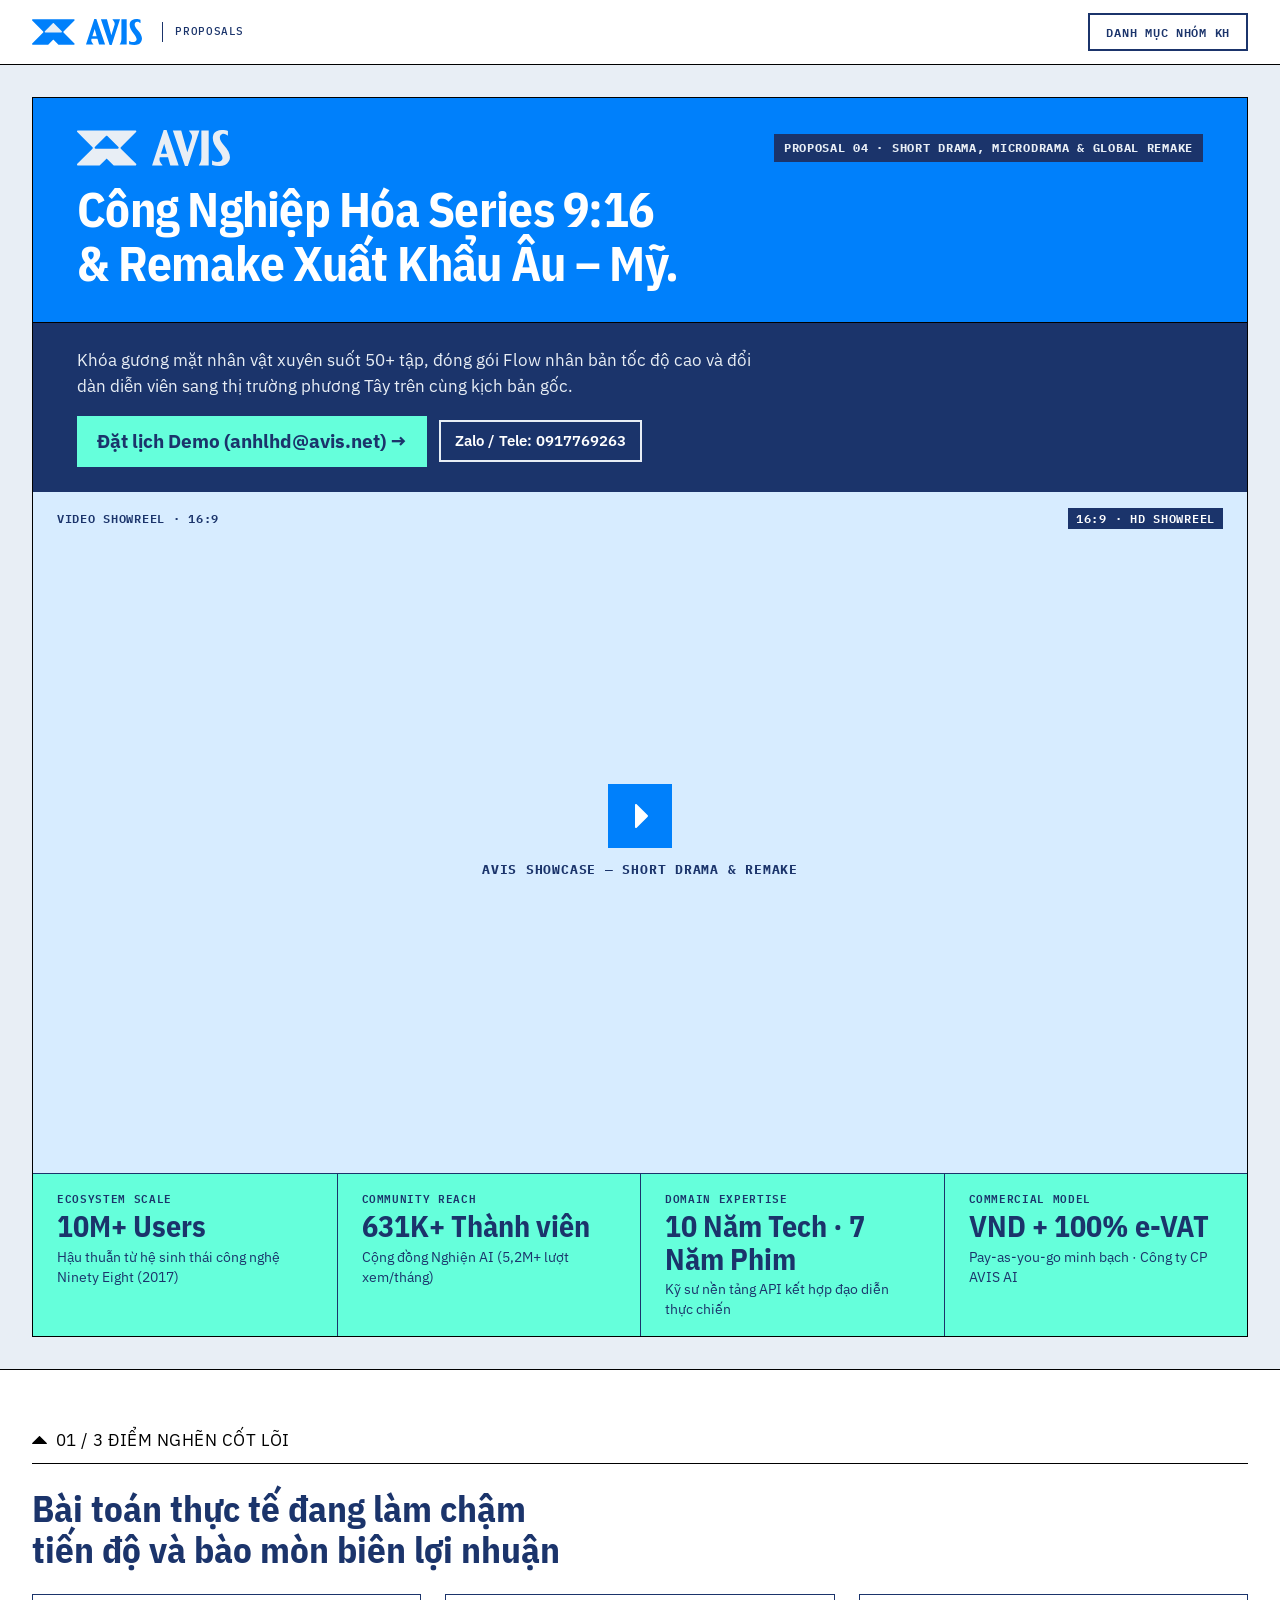
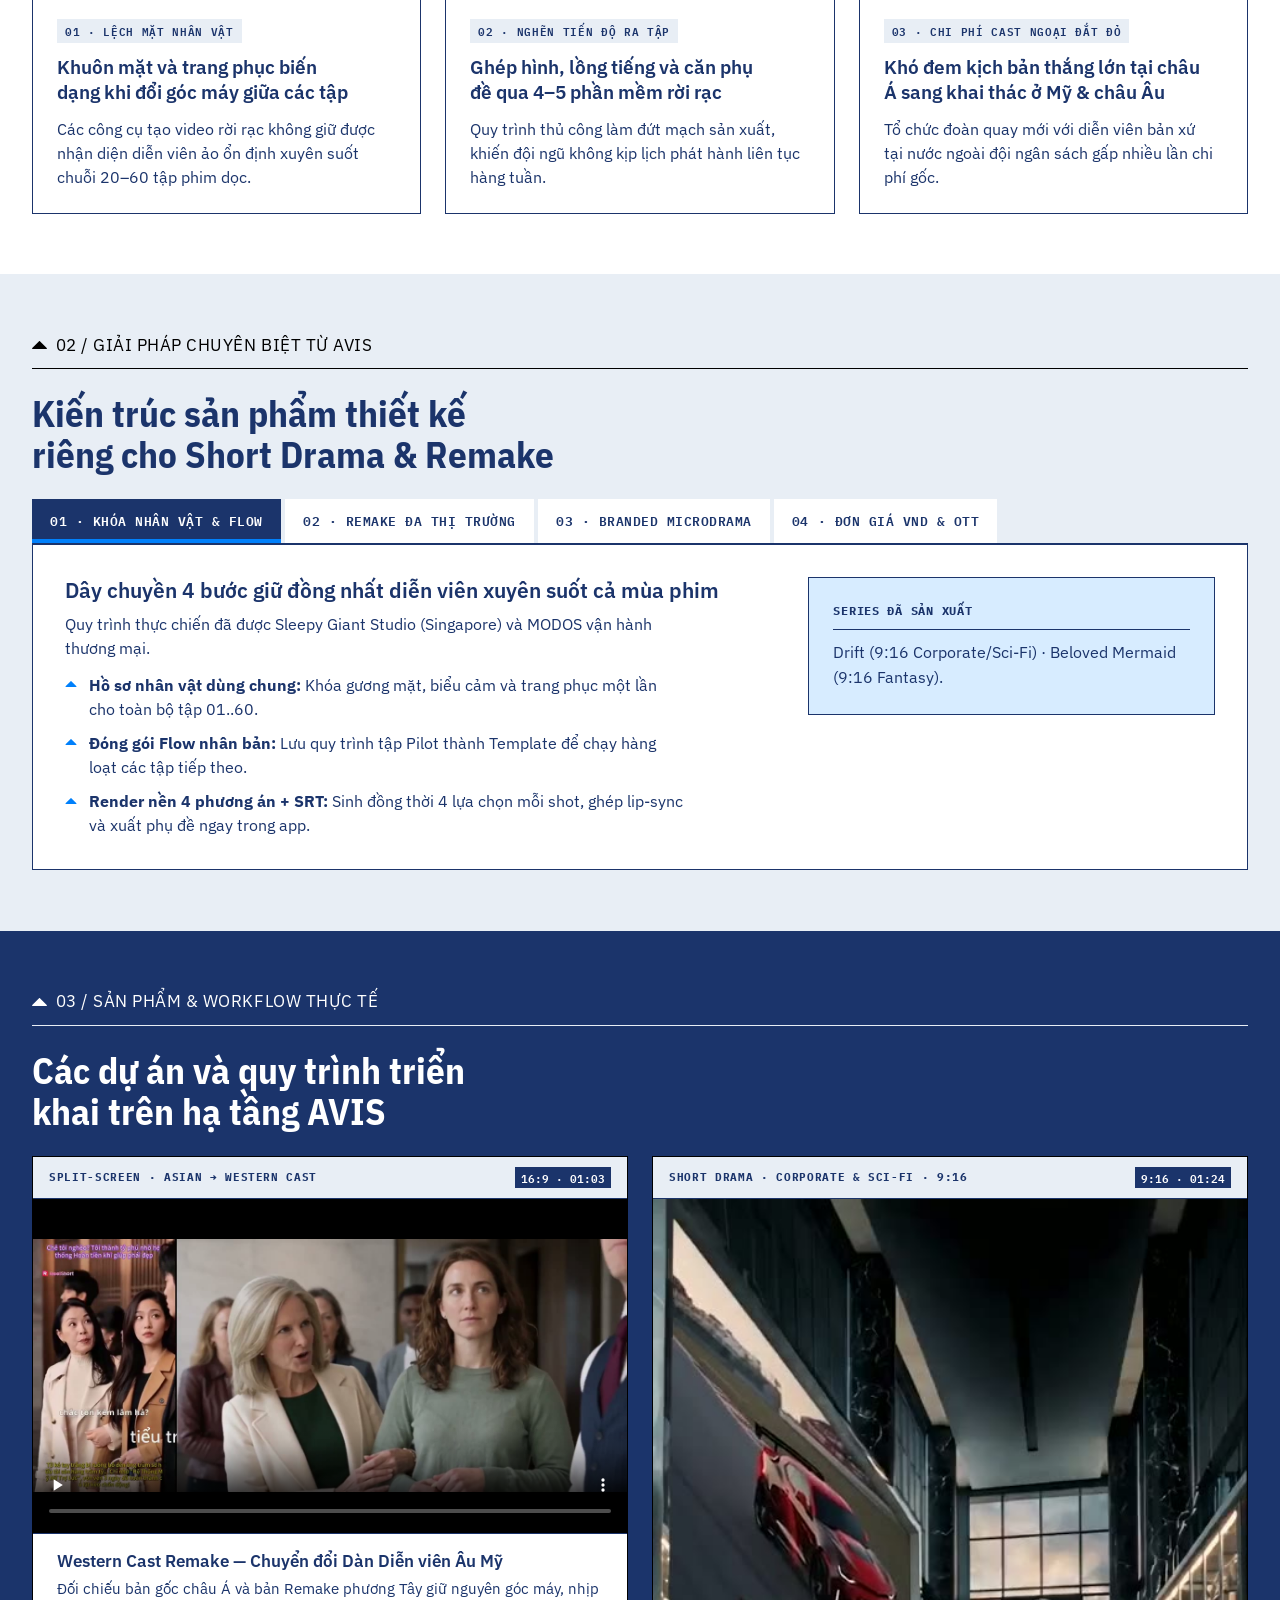
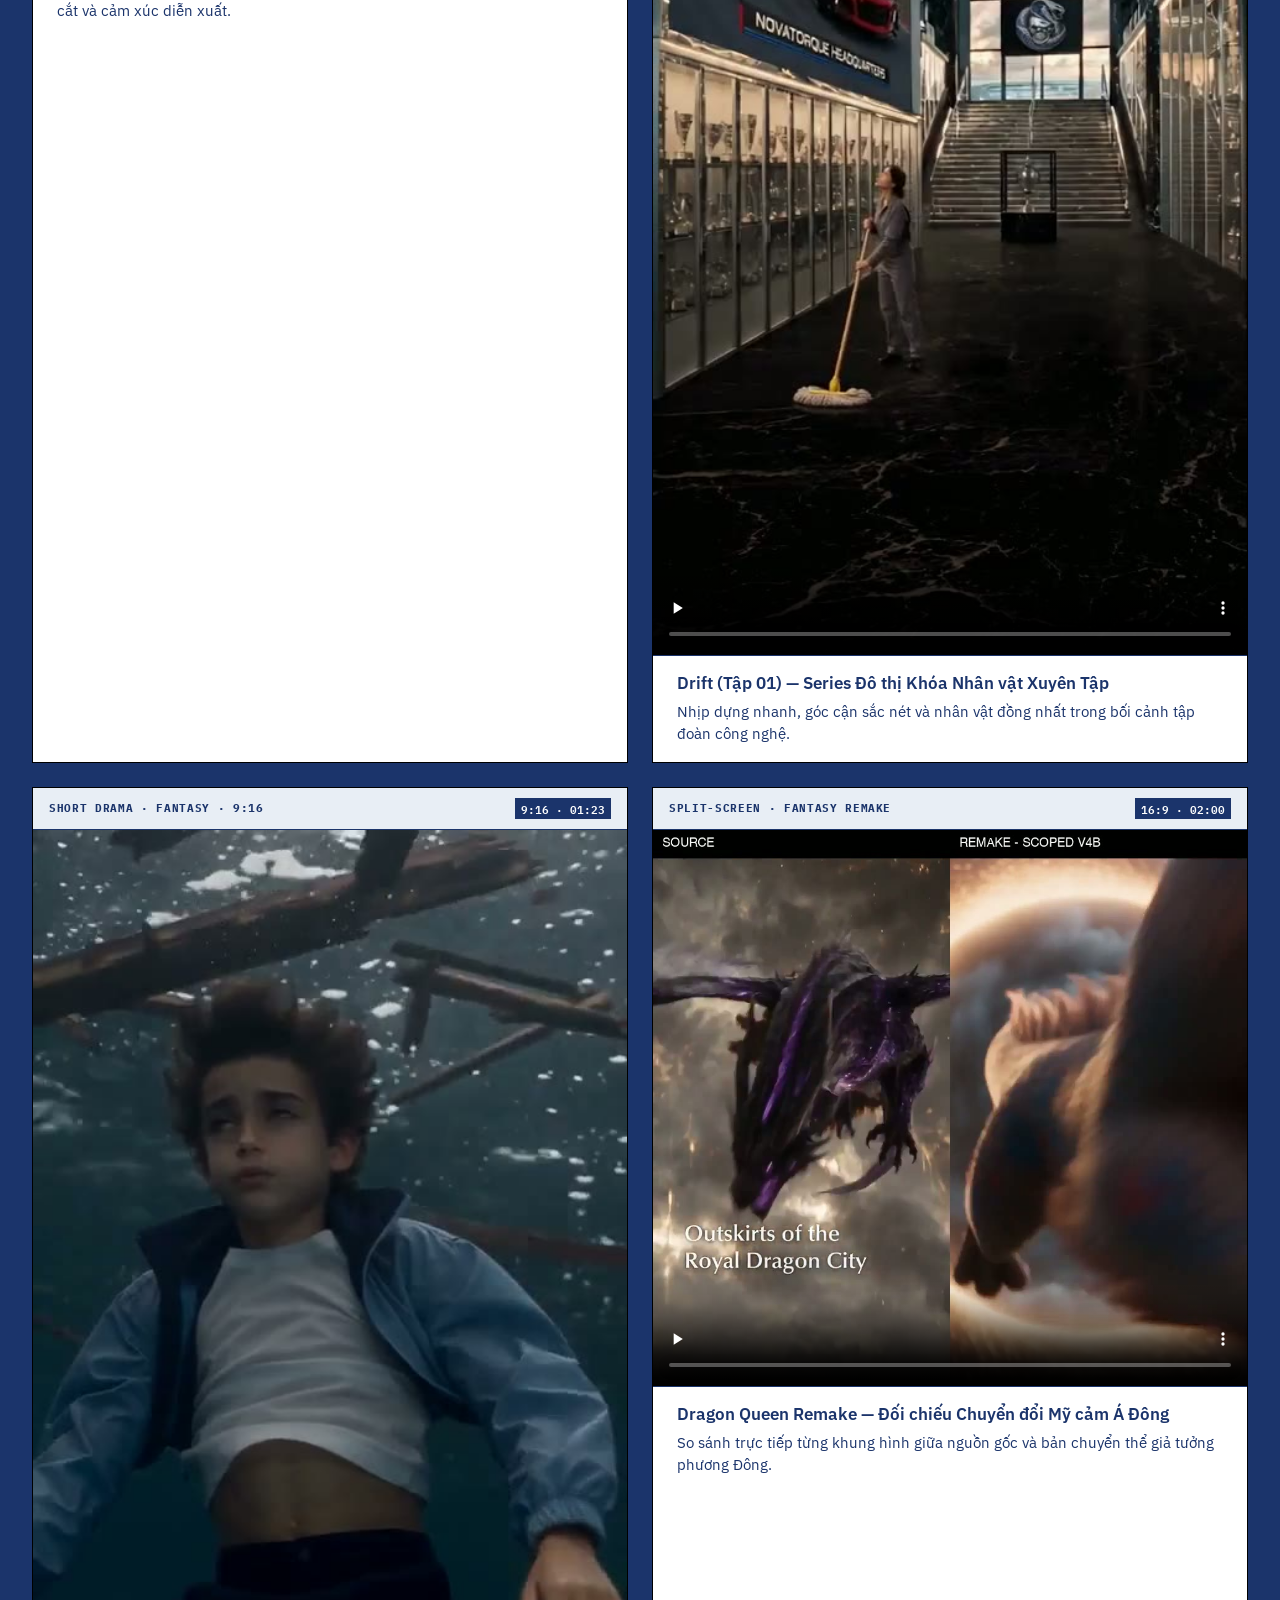
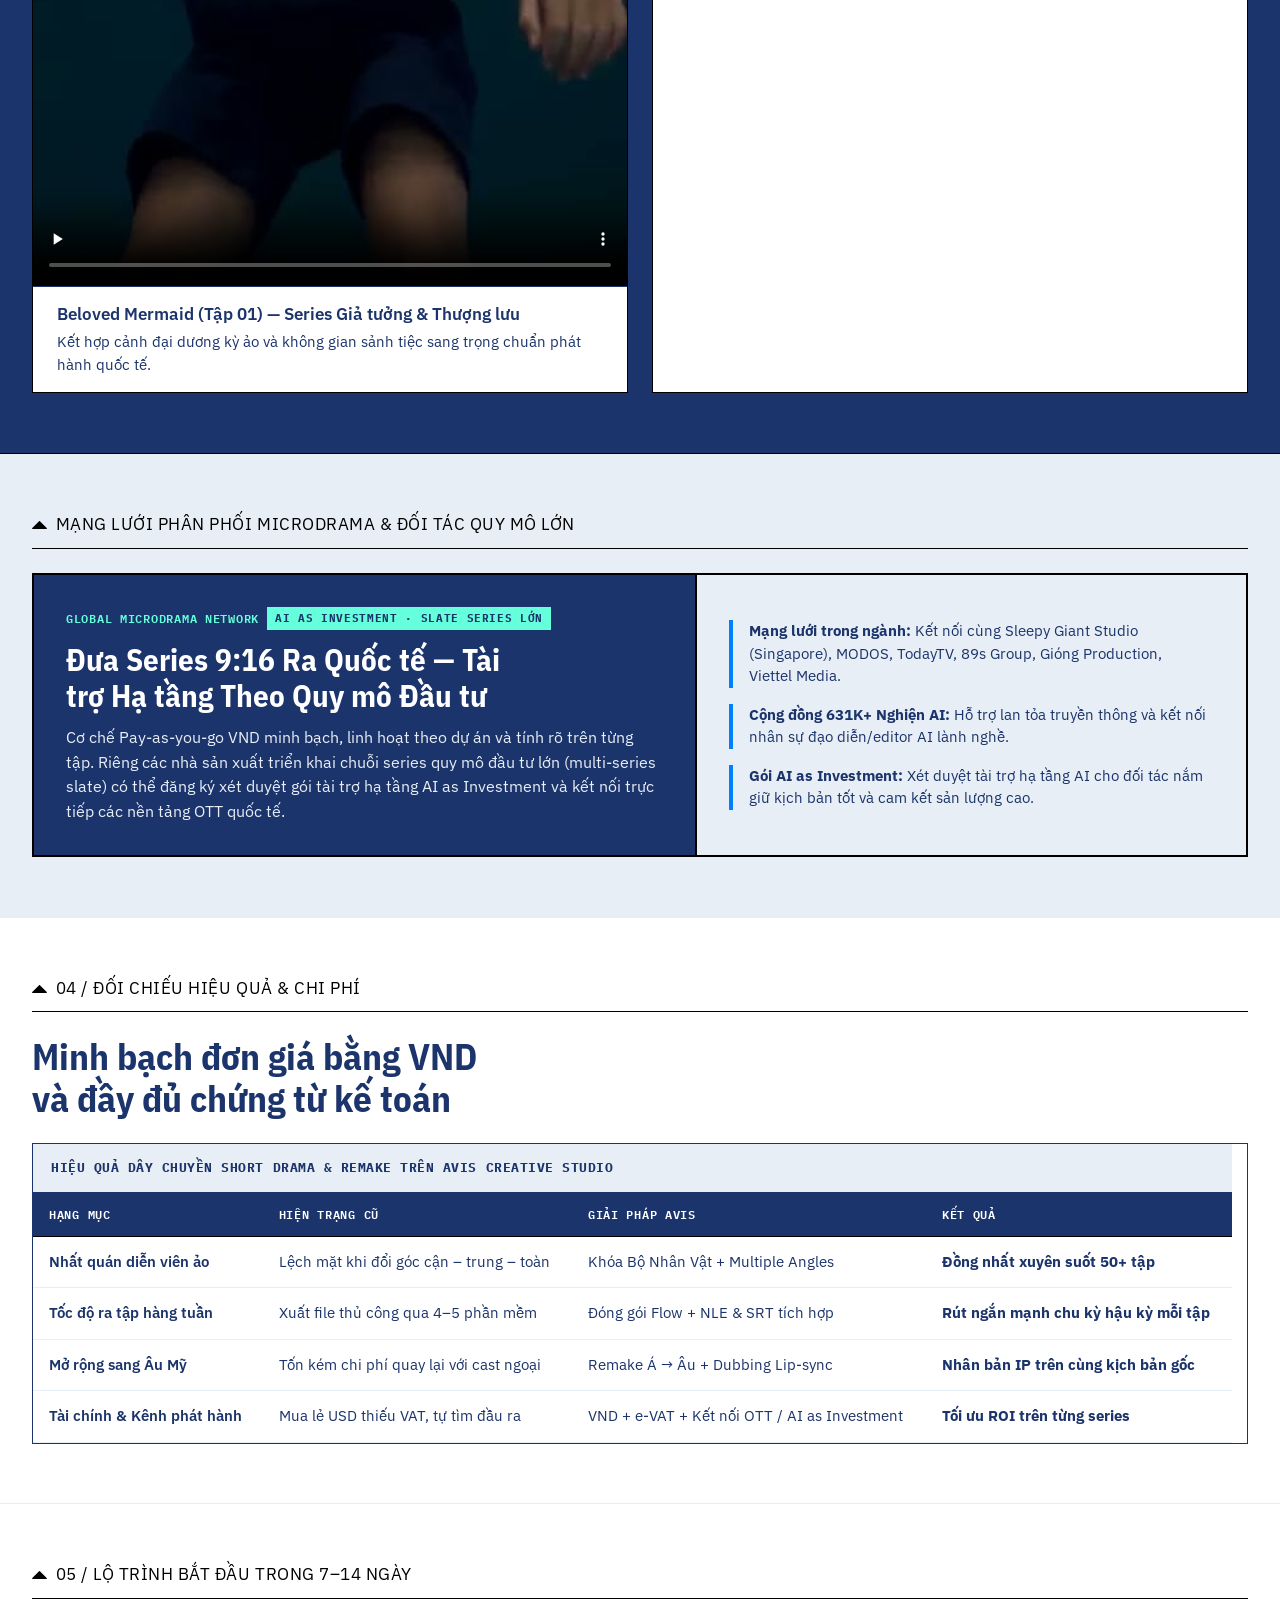
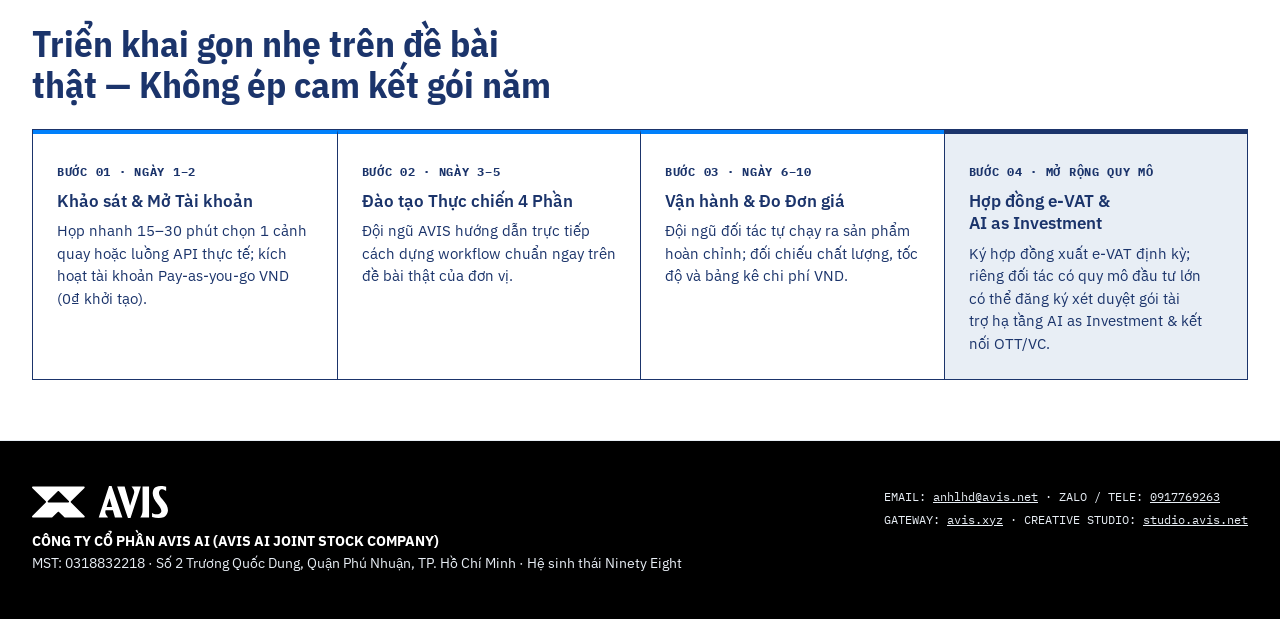
<file: proposals/short-drama-remake.html>
<!DOCTYPE html>
<html lang="vi" data-avis-brand="masterbrand">
<head>
  <meta charset="utf-8">
  <meta name="viewport" content="width=device-width, initial-scale=1">
  <title>AVIS Proposal — Nhà Sản xuất Short Drama, Web Drama, MCN &amp; Remake Quốc tế</title>
  <meta name="description" content="Khóa gương mặt nhân vật xuyên suốt 50+ tập, đóng gói Flow nhân bản tốc độ cao và đổi dàn diễn viên sang thị trường phương Tây trên cùng kịch bản gốc.">
  <link rel="icon" type="image/svg+xml" href="../assets/brand/logo/masterbrand/avis-masterbrand-symbol-azure.svg">
  <link rel="stylesheet" href="../assets/proposals.css">
</head>
<body>
<header class="site-header">
  <div class="header-inner">
    <a class="site-logo" href="../index.html">
      <img src="../assets/brand/logo/masterbrand/avis-masterbrand-full-azure.svg" alt="AVIS" height="26">
      <span class="site-logo-divider" aria-hidden="true"></span>
      <span class="site-logo-tag">PROPOSALS</span>
    </a>
    <nav class="site-nav" aria-label="Danh mục Proposal theo nhóm khách hàng">
      <button
        class="menu-button"
        type="button"
        popovertarget="site-menu"
        popovertargetaction="toggle"
        aria-controls="site-menu"
      >
        <span>Danh mục Nhóm KH</span>
      </button>
      <ul id="site-menu" class="site-menu" popover="auto">
        <li><a href="../index.html">Tổng quan</a></li><li><a href="../proposals/indie-cinema-ott.html">Phim Độc lập &amp; OTT</a></li><li><a href="../proposals/production-house-tvc.html">Production House TVC</a></li><li><a href="../proposals/vfx-cgi-animation.html">VFX, CGI &amp; 3D</a></li><li><a href="../proposals/short-drama-remake.html" aria-current="page">Short Drama &amp; Remake</a></li><li><a href="../proposals/archviz-interior-design.html">Archviz &amp; Nội thất</a></li><li><a href="../proposals/creative-digital-agency.html">Creative &amp; Digital Agency</a></li><li><a href="../proposals/ai-saas-enterprise-gateway.html">AI SaaS &amp; Gateway API</a></li><li><a href="../proposals/creative-campus-academy.html">Đại học &amp; Học viện</a></li>
      </ul>
    </nav>
  </div>
</header>

<main>
  <section class="hero-shell">
    <div class="container">
      <div class="hero-frame">
        <div class="hero-primary-block">
          <div class="hero-brand-row">
            <img class="hero-brand-logo" src="../assets/brand/logo/masterbrand/avis-masterbrand-full-sea-white.svg" alt="AVIS" height="36">
            <span class="hero-kicker">PROPOSAL 04 · SHORT DRAMA, MICRODRAMA &amp; GLOBAL REMAKE</span>
          </div>
          <h1>Công Nghiệp Hóa Series 9:16 &amp; Remake Xuất Khẩu Âu – Mỹ.</h1>
        </div>
        <div class="hero-sub-block">
          <p>Khóa gương mặt nhân vật xuyên suốt 50+ tập, đóng gói Flow nhân bản tốc độ cao và đổi dàn diễn viên sang thị trường phương Tây trên cùng kịch bản gốc.</p>
          <div class="hero-actions">
            <a class="btn btn-cta-turquoise" href="mailto:anhlhd@avis.net?subject=Đặt lịch Demo &amp; Tư vấn AVIS — Nhà Sản xuất Short Drama, Web Drama, MCN &amp; Remake Quốc tế">Đặt lịch Demo (anhlhd@avis.net) →</a>
            <a class="btn btn-outline-light" href="https://zalo.me/0917769263" target="_blank" rel="noopener">Zalo / Tele: 0917769263</a>
          </div>
        </div>
        <div class="hero-video-placeholder" role="region" aria-label="AVIS SHOWCASE — Short Drama &amp; Remake">
          <div class="hero-video-placeholder-meta">
            <span>VIDEO SHOWREEL · 16:9</span>
            <span class="hero-video-placeholder-spec">16:9 · HD SHOWREEL</span>
          </div>
          <div class="hero-video-placeholder-center">
            <span class="hero-video-placeholder-play" aria-hidden="true">
              <span class="avis-tri avis-tri--play"></span>
            </span>
            <span class="hero-video-placeholder-title">AVIS SHOWCASE — Short Drama &amp; Remake</span>
          </div>
        </div>
        <div class="credential-band">
          <div class="cred-cell">
            <span class="mono-label">ECOSYSTEM SCALE</span>
            <strong>10M+ Users</strong>
            <span>Hậu thuẫn từ hệ sinh thái công nghệ Ninety Eight (2017)</span>
          </div>
          <div class="cred-cell">
            <span class="mono-label">COMMUNITY REACH</span>
            <strong>631K+ Thành viên</strong>
            <span>Cộng đồng Nghiện AI (5,2M+ lượt xem/tháng)</span>
          </div>
          <div class="cred-cell">
            <span class="mono-label">DOMAIN EXPERTISE</span>
            <strong>10 Năm Tech · 7 Năm Phim</strong>
            <span>Kỹ sư nền tảng API kết hợp đạo diễn thực chiến</span>
          </div>
          <div class="cred-cell">
            <span class="mono-label">COMMERCIAL MODEL</span>
            <strong>VND + 100% e-VAT</strong>
            <span>Pay-as-you-go minh bạch · Công ty CP AVIS AI</span>
          </div>
        </div>
      </div>
    </div>
  </section>

  <section class="section">
    <div class="container">
      <div class="section-label"><span class="avis-tri avis-tri--up avis-tri--marker" aria-hidden="true"></span> 01 / 3 ĐIỂM NGHẼN CỐT LÕI</div>
      <div class="section-header">
        <h2>Bài toán thực tế đang làm chậm tiến độ và bào mòn biên lợi nhuận</h2>
      </div>
      <div class="grid-3">
        <article class="card">
        <span class="card-tag">01 · LỆCH MẶT NHÂN VẬT</span>
        <h3>Khuôn mặt và trang phục biến dạng khi đổi góc máy giữa các tập</h3>
        <p>Các công cụ tạo video rời rạc không giữ được nhận diện diễn viên ảo ổn định xuyên suốt chuỗi 20–60 tập phim dọc.</p>
      </article><article class="card">
        <span class="card-tag">02 · NGHẼN TIẾN ĐỘ RA TẬP</span>
        <h3>Ghép hình, lồng tiếng và căn phụ đề qua 4–5 phần mềm rời rạc</h3>
        <p>Quy trình thủ công làm đứt mạch sản xuất, khiến đội ngũ không kịp lịch phát hành liên tục hàng tuần.</p>
      </article><article class="card">
        <span class="card-tag">03 · CHI PHÍ CAST NGOẠI ĐẮT ĐỎ</span>
        <h3>Khó đem kịch bản thắng lớn tại châu Á sang khai thác ở Mỹ &amp; châu Âu</h3>
        <p>Tổ chức đoàn quay mới với diễn viên bản xứ tại nước ngoài đội ngân sách gấp nhiều lần chi phí gốc.</p>
      </article>
      </div>
    </div>
  </section>

  <section class="section section-alt">
    <div class="container">
      <div class="section-label"><span class="avis-tri avis-tri--up avis-tri--marker" aria-hidden="true"></span> 02 / GIẢI PHÁP CHUYÊN BIỆT TỪ AVIS</div>
      <div class="section-header">
        <h2>Kiến trúc sản phẩm thiết kế riêng cho Short Drama &amp; Remake</h2>
      </div>
      
      <div class="tabs">
        <div class="tablist-scroller" role="tablist" focusgroup="tablist nomemory" aria-label="Các trụ cột giải pháp của AVIS">
          <button type="button" role="tab" id="tab-short-drama-remake-1" aria-selected="true" tabindex="0" focusgroupstart>01 · Khóa Nhân vật &amp; Flow</button><button type="button" role="tab" id="tab-short-drama-remake-2" aria-selected="false" tabindex="-1">02 · Remake Đa Thị trường</button><button type="button" role="tab" id="tab-short-drama-remake-3" aria-selected="false" tabindex="-1">03 · Branded Microdrama</button><button type="button" role="tab" id="tab-short-drama-remake-4" aria-selected="false" tabindex="-1">04 · Đơn giá VND &amp; OTT</button>
        </div>
        <div class="tabpanels-stack">
          <div role="tabpanel" id="panel-short-drama-remake-1" aria-labelledby="tab-short-drama-remake-1" tabindex="0">
          <div class="tabpanel-card">
            <div>
              <h3>Dây chuyền 4 bước giữ đồng nhất diễn viên xuyên suốt cả mùa phim</h3>
              <p>Quy trình thực chiến đã được Sleepy Giant Studio (Singapore) và MODOS vận hành thương mại.</p>
              <ul class="avis-list"><li><strong>Hồ sơ nhân vật dùng chung:</strong> Khóa gương mặt, biểu cảm và trang phục một lần cho toàn bộ tập 01..60.</li><li><strong>Đóng gói Flow nhân bản:</strong> Lưu quy trình tập Pilot thành Template để chạy hàng loạt các tập tiếp theo.</li><li><strong>Render nền 4 phương án + SRT:</strong> Sinh đồng thời 4 lựa chọn mỗi shot, ghép lip-sync và xuất phụ đề ngay trong app.</li></ul>
            </div>
            <aside class="tabpanel-meta">
              <strong>SERIES ĐÃ SẢN XUẤT</strong>
              <p>Drift (9:16 Corporate/Sci-Fi) · Beloved Mermaid (9:16 Fantasy).</p>
            </aside>
          </div>
        </div><div role="tabpanel" id="panel-short-drama-remake-2" aria-labelledby="tab-short-drama-remake-2" hidden="until-found">
          <div class="tabpanel-card">
            <div>
              <h3>Giữ nguyên kịch bản &amp; nhịp dựng — Thay toàn bộ diễn viên sang Âu Mỹ</h3>
              <p>Nhân bản doanh thu từ một IP gốc sang nhiều khu vực địa lý mà không cần bấm máy lại.</p>
              <ul class="avis-list"><li><strong>Asian → Western Cast:</strong> Chuyển đổi dàn diễn viên, phục trang và nội thất văn phòng/biệt thự sang chuẩn phương Tây.</li><li><strong>Chuyển đổi thời đại:</strong> Biến bối cảnh hiện đại sang cổ trang hoặc kỳ ảo bám sát diễn xuất gốc.</li><li><strong>Dubbing Lip-sync đa ngữ:</strong> Lồng tiếng Anh, Tây Ban Nha, Bồ Đào Nha, Ả Rập, Nhật khớp khẩu hình tự nhiên.</li></ul>
            </div>
            <aside class="tabpanel-meta">
              <strong>THỊ TRƯỜNG ĐÍCH</strong>
              <p>Mỹ · Brazil · UAE · Ấn Độ · Singapore · Nhật Bản.</p>
            </aside>
          </div>
        </div><div role="tabpanel" id="panel-short-drama-remake-3" aria-labelledby="tab-short-drama-remake-3" hidden="until-found">
          <div class="tabpanel-card">
            <div>
              <h3>Đóng gói sản phẩm Branded Short Drama 9:16 bán cho Nhãn hàng</h3>
              <p>Đón đầu làn sóng 14 tỷ USD microdrama toàn cầu (Omdia 2026) cùng mô hình thương hiệu tài trợ.</p>
              <ul class="avis-list"><li><strong>Lồng ghép sản phẩm tự nhiên:</strong> Đặt thương hiệu vào cao trào câu chuyện thay vì TVC quảng cáo dễ bị lướt qua.</li><li><strong>Short Drama Hybrid:</strong> Quay diễn viên/KOC cầm sản phẩm thật kết hợp bối cảnh sang trọng dựng bằng AI.</li><li><strong>Định dạng Pilot 3 phút:</strong> Dễ dàng dựng tập mở đầu 9:16 có đủ thoại, nhạc và phụ đề để chốt ngân sách Brand.</li></ul>
            </div>
            <aside class="tabpanel-meta">
              <strong>BENCHMARK QUỐC TẾ</strong>
              <p>Crocs (10M+ views) · KFC Microdrama (100M views/24h).</p>
            </aside>
          </div>
        </div><div role="tabpanel" id="panel-short-drama-remake-4" aria-labelledby="tab-short-drama-remake-4" hidden="until-found">
          <div class="tabpanel-card">
            <div>
              <h3>Tính giá rõ trên từng tập phim, xuất e-VAT &amp; Kết nối ứng dụng OTT</h3>
              <p>Kiểm soát chặt chi phí sản xuất mỗi phút phim và mở rộng đầu ra phân phối.</p>
              <ul class="avis-list"><li><strong>Chi phí tối ưu 10–20%:</strong> Đơn giá ₫/giây minh bạch (từ 3.710₫/s ở 1080p với Seedance Mini / Wan 2.7).</li><li><strong>Pháp nhân Việt Nam + e-VAT:</strong> Hợp đồng Công ty CP AVIS AI (MST 0318832218), thanh toán VND thuận tiện.</li><li><strong>Tài trợ Hạ tầng (AI as Investment):</strong> Xét duyệt gói tài trợ hạ tầng &amp; kết nối OTT cho nhà sản xuất triển khai nhiều series.</li></ul>
            </div>
            <aside class="tabpanel-meta">
              <strong>QUẢN TRỊ RÕ RÀNG</strong>
              <p>Tách quota theo từng bộ phim · Không ràng buộc cam kết năm.</p>
            </aside>
          </div>
        </div>
        </div>
      </div>
    </div>
  </section>

  <section class="section section-sapphire">
    <div class="container">
      <div class="section-label"><span class="avis-tri avis-tri--up avis-tri--marker" aria-hidden="true"></span> 03 / SẢN PHẨM &amp; WORKFLOW THỰC TẾ</div>
      <div class="section-header">
        <h2>Các dự án và quy trình triển khai trên hạ tầng AVIS</h2>
      </div>
      <div class="video-grid">
        <figure class="video-figure">
        <div class="video-head">
          <span class="video-head-tag">SPLIT-SCREEN · ASIAN → WESTERN CAST</span>
          <span class="video-head-ratio">16:9 · 01:03</span>
        </div>
        <div class="video-stage">
          <video
            controls
            loading="lazy"
            preload="none"
            playsinline
            width="1280"
            height="546"
            poster="../media/posters/remake-western-cast.jpg"
            src="../media/videos/remake-western-cast.mp4"
          >
            <source src="../media/videos/remake-western-cast.mp4" type="video/mp4">
          </video>
        </div>
        <figcaption class="video-caption">
          <h3>Western Cast Remake — Chuyển đổi Dàn Diễn viên Âu Mỹ</h3>
          <p>Đối chiếu bản gốc châu Á và bản Remake phương Tây giữ nguyên góc máy, nhịp cắt và cảm xúc diễn xuất.</p>
        </figcaption>
      </figure><figure class="video-figure">
        <div class="video-head">
          <span class="video-head-tag">SHORT DRAMA · CORPORATE &amp; SCI-FI · 9:16</span>
          <span class="video-head-ratio">9:16 · 01:24</span>
        </div>
        <div class="video-stage">
          <video
            controls
            loading="lazy"
            preload="none"
            playsinline
            width="480"
            height="854"
            poster="../media/posters/drift-ep01.jpg"
            src="../media/videos/drift-ep01.mp4"
          >
            <source src="../media/videos/drift-ep01.mp4" type="video/mp4">
          </video>
        </div>
        <figcaption class="video-caption">
          <h3>Drift (Tập 01) — Series Đô thị Khóa Nhân vật Xuyên Tập</h3>
          <p>Nhịp dựng nhanh, góc cận sắc nét và nhân vật đồng nhất trong bối cảnh tập đoàn công nghệ.</p>
        </figcaption>
      </figure><figure class="video-figure">
        <div class="video-head">
          <span class="video-head-tag">SHORT DRAMA · FANTASY · 9:16</span>
          <span class="video-head-ratio">9:16 · 01:23</span>
        </div>
        <div class="video-stage">
          <video
            controls
            loading="lazy"
            preload="none"
            playsinline
            width="480"
            height="854"
            poster="../media/posters/mermaid-ep01.jpg"
            src="../media/videos/mermaid-ep01.mp4"
          >
            <source src="../media/videos/mermaid-ep01.mp4" type="video/mp4">
          </video>
        </div>
        <figcaption class="video-caption">
          <h3>Beloved Mermaid (Tập 01) — Series Giả tưởng &amp; Thượng lưu</h3>
          <p>Kết hợp cảnh đại dương kỳ ảo và không gian sảnh tiệc sang trọng chuẩn phát hành quốc tế.</p>
        </figcaption>
      </figure><figure class="video-figure">
        <div class="video-head">
          <span class="video-head-tag">SPLIT-SCREEN · FANTASY REMAKE</span>
          <span class="video-head-ratio">16:9 · 02:00</span>
        </div>
        <div class="video-stage">
          <video
            controls
            loading="lazy"
            preload="none"
            playsinline
            width="960"
            height="900"
            poster="../media/posters/remake-dragon-queen.jpg"
            src="../media/videos/remake-dragon-queen.mp4"
          >
            <source src="../media/videos/remake-dragon-queen.mp4" type="video/mp4">
          </video>
        </div>
        <figcaption class="video-caption">
          <h3>Dragon Queen Remake — Đối chiếu Chuyển đổi Mỹ cảm Á Đông</h3>
          <p>So sánh trực tiếp từng khung hình giữa nguồn gốc và bản chuyển thể giả tưởng phương Đông.</p>
        </figcaption>
      </figure>
      </div>
    </div>
  </section>

  <section class="section section-alt">
  <div class="container">
    <div class="section-label"><span class="avis-tri avis-tri--up avis-tri--marker" aria-hidden="true"></span> MẠNG LƯỚI PHÂN PHỐI MICRODRAMA &amp; ĐỐI TÁC QUY MÔ LỚN</div>
    <div class="ott-panel">
      <div class="ott-main">
        <div class="ott-eyebrow">
          <span>GLOBAL MICRODRAMA NETWORK</span>
          <span class="optional-badge">AI AS INVESTMENT · SLATE SERIES LỚN</span>
        </div>
        <h3>Đưa Series 9:16 Ra Quốc tế — Tài trợ Hạ tầng Theo Quy mô Đầu tư</h3>
        <p>Cơ chế Pay-as-you-go VND minh bạch, linh hoạt theo dự án và tính rõ trên từng tập. Riêng các nhà sản xuất triển khai chuỗi series quy mô đầu tư lớn (multi-series slate) có thể đăng ký xét duyệt gói tài trợ hạ tầng AI as Investment và kết nối trực tiếp các nền tảng OTT quốc tế.</p>
      </div>
      <ul class="ott-list">
        <li><strong>Mạng lưới trong ngành:</strong> Kết nối cùng Sleepy Giant Studio (Singapore), MODOS, TodayTV, 89s Group, Gióng Production, Viettel Media.</li><li><strong>Cộng đồng 631K+ Nghiện AI:</strong> Hỗ trợ lan tỏa truyền thông và kết nối nhân sự đạo diễn/editor AI lành nghề.</li><li><strong>Gói AI as Investment:</strong> Xét duyệt tài trợ hạ tầng AI cho đối tác nắm giữ kịch bản tốt và cam kết sản lượng cao.</li>
      </ul>
    </div>
  </div>
</section>

  <section class="section">
    <div class="container">
      <div class="section-label"><span class="avis-tri avis-tri--up avis-tri--marker" aria-hidden="true"></span> 04 / ĐỐI CHIẾU HIỆU QUẢ &amp; CHI PHÍ</div>
      <div class="section-header">
        <h2>Minh bạch đơn giá bằng VND và đầy đủ chứng từ kế toán</h2>
      </div>
      <div tabindex="0" role="region" aria-labelledby="caption-short-drama-remake" class="table-wrapper">
        <table class="benchmark-table" style="--label-2: 'Hiện trạng cũ'; --label-3: 'Giải pháp AVIS'; --label-4: 'Kết quả';">
          <caption id="caption-short-drama-remake">Hiệu quả Dây chuyền Short Drama &amp; Remake trên AVIS Creative Studio</caption>
          <thead>
            <tr>
              <th scope="col">Hạng mục</th>
              <th scope="col">Hiện trạng cũ</th>
              <th scope="col">Giải pháp AVIS</th>
              <th scope="col">Kết quả</th>
            </tr>
          </thead>
          <tbody>
            <tr>
            <th scope="row">Nhất quán diễn viên ảo</th>
            <td>Lệch mặt khi đổi góc cận – trung – toàn</td>
            <td>Khóa Bộ Nhân Vật + Multiple Angles</td>
            <td><strong>Đồng nhất xuyên suốt 50+ tập</strong></td>
          </tr><tr>
            <th scope="row">Tốc độ ra tập hàng tuần</th>
            <td>Xuất file thủ công qua 4–5 phần mềm</td>
            <td>Đóng gói Flow + NLE &amp; SRT tích hợp</td>
            <td><strong>Rút ngắn mạnh chu kỳ hậu kỳ mỗi tập</strong></td>
          </tr><tr>
            <th scope="row">Mở rộng sang Âu Mỹ</th>
            <td>Tốn kém chi phí quay lại với cast ngoại</td>
            <td>Remake Á → Âu + Dubbing Lip-sync</td>
            <td><strong>Nhân bản IP trên cùng kịch bản gốc</strong></td>
          </tr><tr>
            <th scope="row">Tài chính &amp; Kênh phát hành</th>
            <td>Mua lẻ USD thiếu VAT, tự tìm đầu ra</td>
            <td>VND + e-VAT + Kết nối OTT / AI as Investment</td>
            <td><strong>Tối ưu ROI trên từng series</strong></td>
          </tr>
          </tbody>
        </table>
      </div>
    </div>
  </section>

  <section class="section">
    <div class="container">
      <div class="section-label"><span class="avis-tri avis-tri--up avis-tri--marker" aria-hidden="true"></span> 05 / LỘ TRÌNH BẮT ĐẦU TRONG 7–14 NGÀY</div>
      <div class="section-header">
        <h2>Triển khai gọn nhẹ trên đề bài thật — Không ép cam kết gói năm</h2>
      </div>
      <div class="steps-grid">
        <div class="step-box">
          <span class="step-week">BƯỚC 01 · NGÀY 1–2</span>
          <h3>Khảo sát &amp; Mở Tài khoản</h3>
          <p>Họp nhanh 15–30 phút chọn 1 cảnh quay hoặc luồng API thực tế; kích hoạt tài khoản Pay-as-you-go VND (0₫ khởi tạo).</p>
        </div>
        <div class="step-box">
          <span class="step-week">BƯỚC 02 · NGÀY 3–5</span>
          <h3>Đào tạo Thực chiến 4 Phần</h3>
          <p>Đội ngũ AVIS hướng dẫn trực tiếp cách dựng workflow chuẩn ngay trên đề bài thật của đơn vị.</p>
        </div>
        <div class="step-box">
          <span class="step-week">BƯỚC 03 · NGÀY 6–10</span>
          <h3>Vận hành &amp; Đo Đơn giá</h3>
          <p>Đội ngũ đối tác tự chạy ra sản phẩm hoàn chỉnh; đối chiếu chất lượng, tốc độ và bảng kê chi phí VND.</p>
        </div>
        <div class="step-box step-box--optional">
          <span class="step-week">BƯỚC 04 · MỞ RỘNG QUY MÔ</span>
          <h3>Hợp đồng e-VAT &amp; AI as Investment</h3>
          <p>Ký hợp đồng xuất e-VAT định kỳ; riêng đối tác có quy mô đầu tư lớn có thể đăng ký xét duyệt gói tài trợ hạ tầng AI as Investment &amp; kết nối OTT/VC.</p>
        </div>
      </div>
    </div>
  </section>
</main>

<footer class="site-footer">
  <div class="container footer-grid">
    <div>
      <img class="footer-logo" src="../assets/brand/logo/masterbrand/avis-masterbrand-full-white.svg" alt="AVIS" height="32" loading="lazy">
      <strong>CÔNG TY CỔ PHẦN AVIS AI (AVIS AI JOINT STOCK COMPANY)</strong><br>
      MST: 0318832218 · Số 2 Trương Quốc Dung, Quận Phú Nhuận, TP. Hồ Chí Minh · Hệ sinh thái Ninety Eight
    </div>
    <div class="footer-links">
      EMAIL: <a href="mailto:anhlhd@avis.net">anhlhd@avis.net</a> · ZALO / TELE: <a href="https://zalo.me/0917769263" target="_blank" rel="noopener">0917769263</a><br>
      GATEWAY: <a href="https://avis.xyz" target="_blank" rel="noopener">avis.xyz</a> · CREATIVE STUDIO: <a href="https://studio.avis.net" target="_blank" rel="noopener">studio.avis.net</a>
    </div>
  </div>
</footer>
<script type="module" src="../assets/proposals.js"></script>
</body>
</html>
</file>
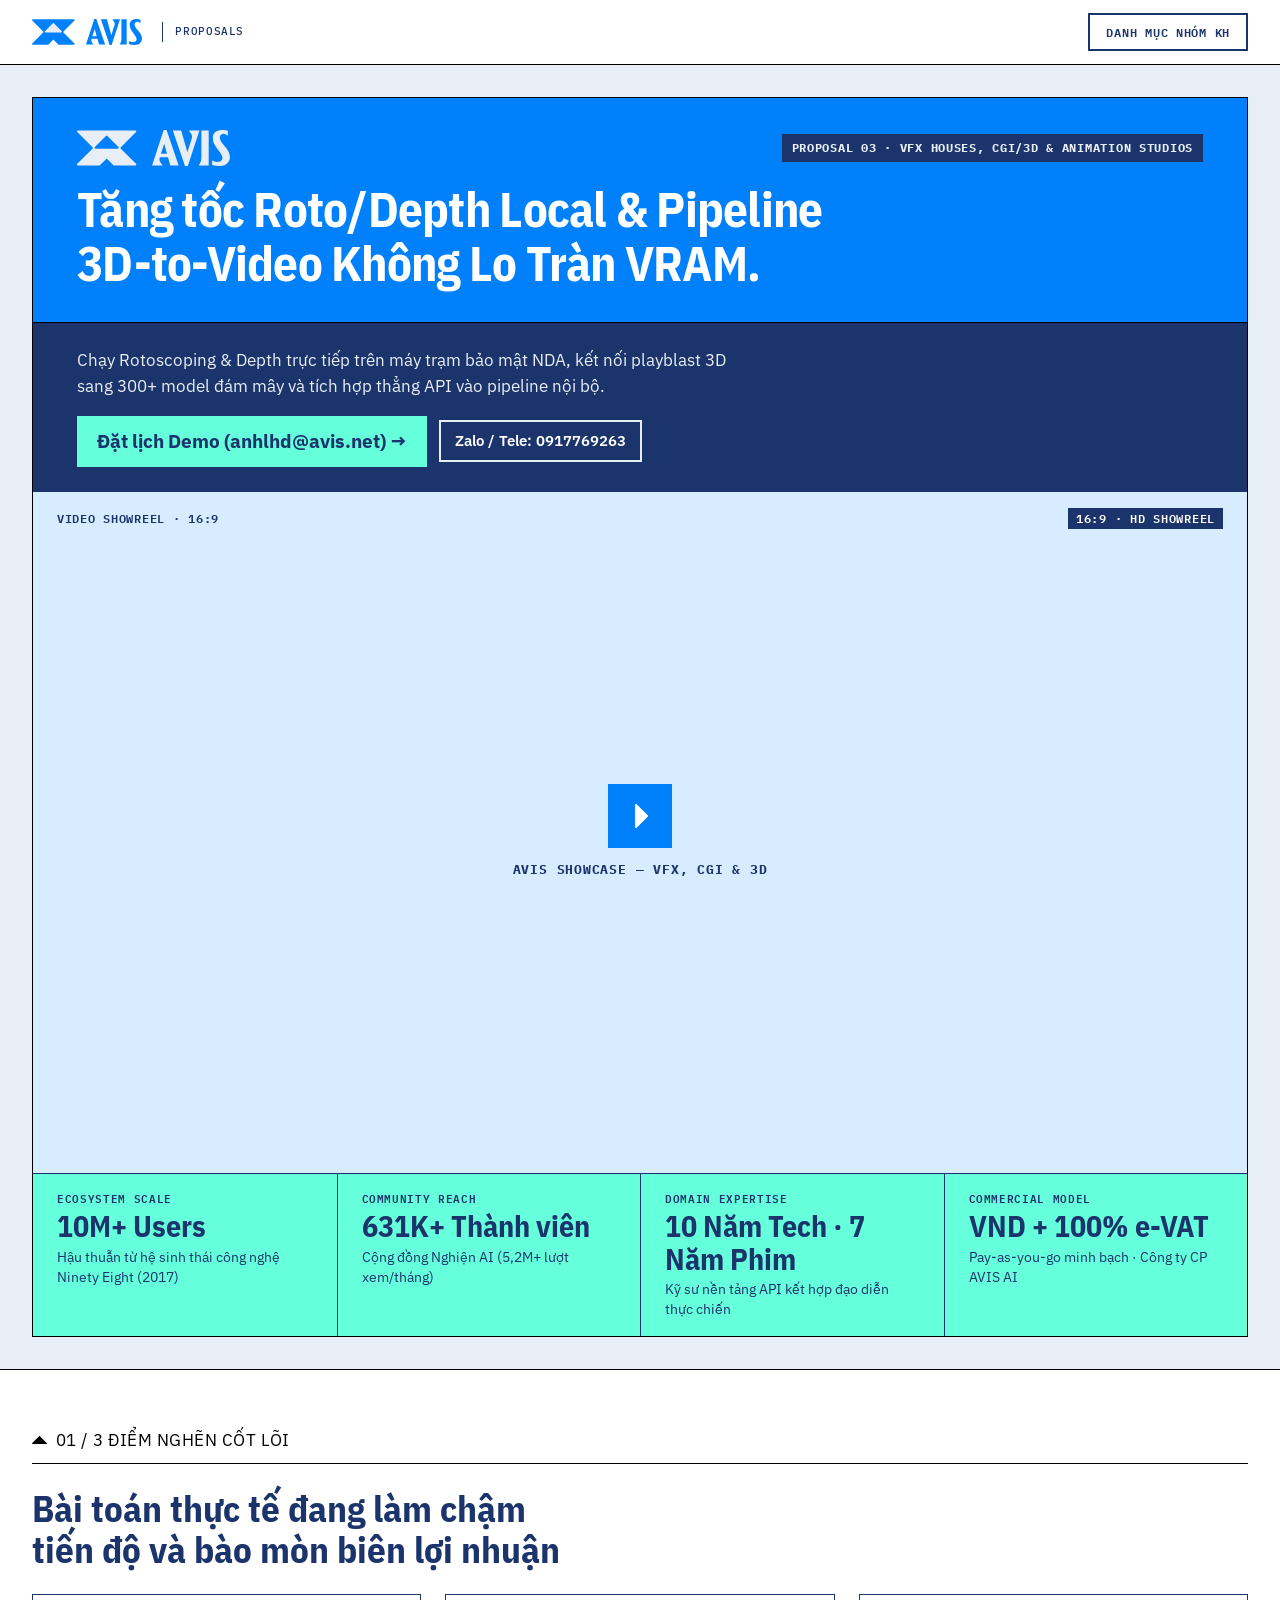
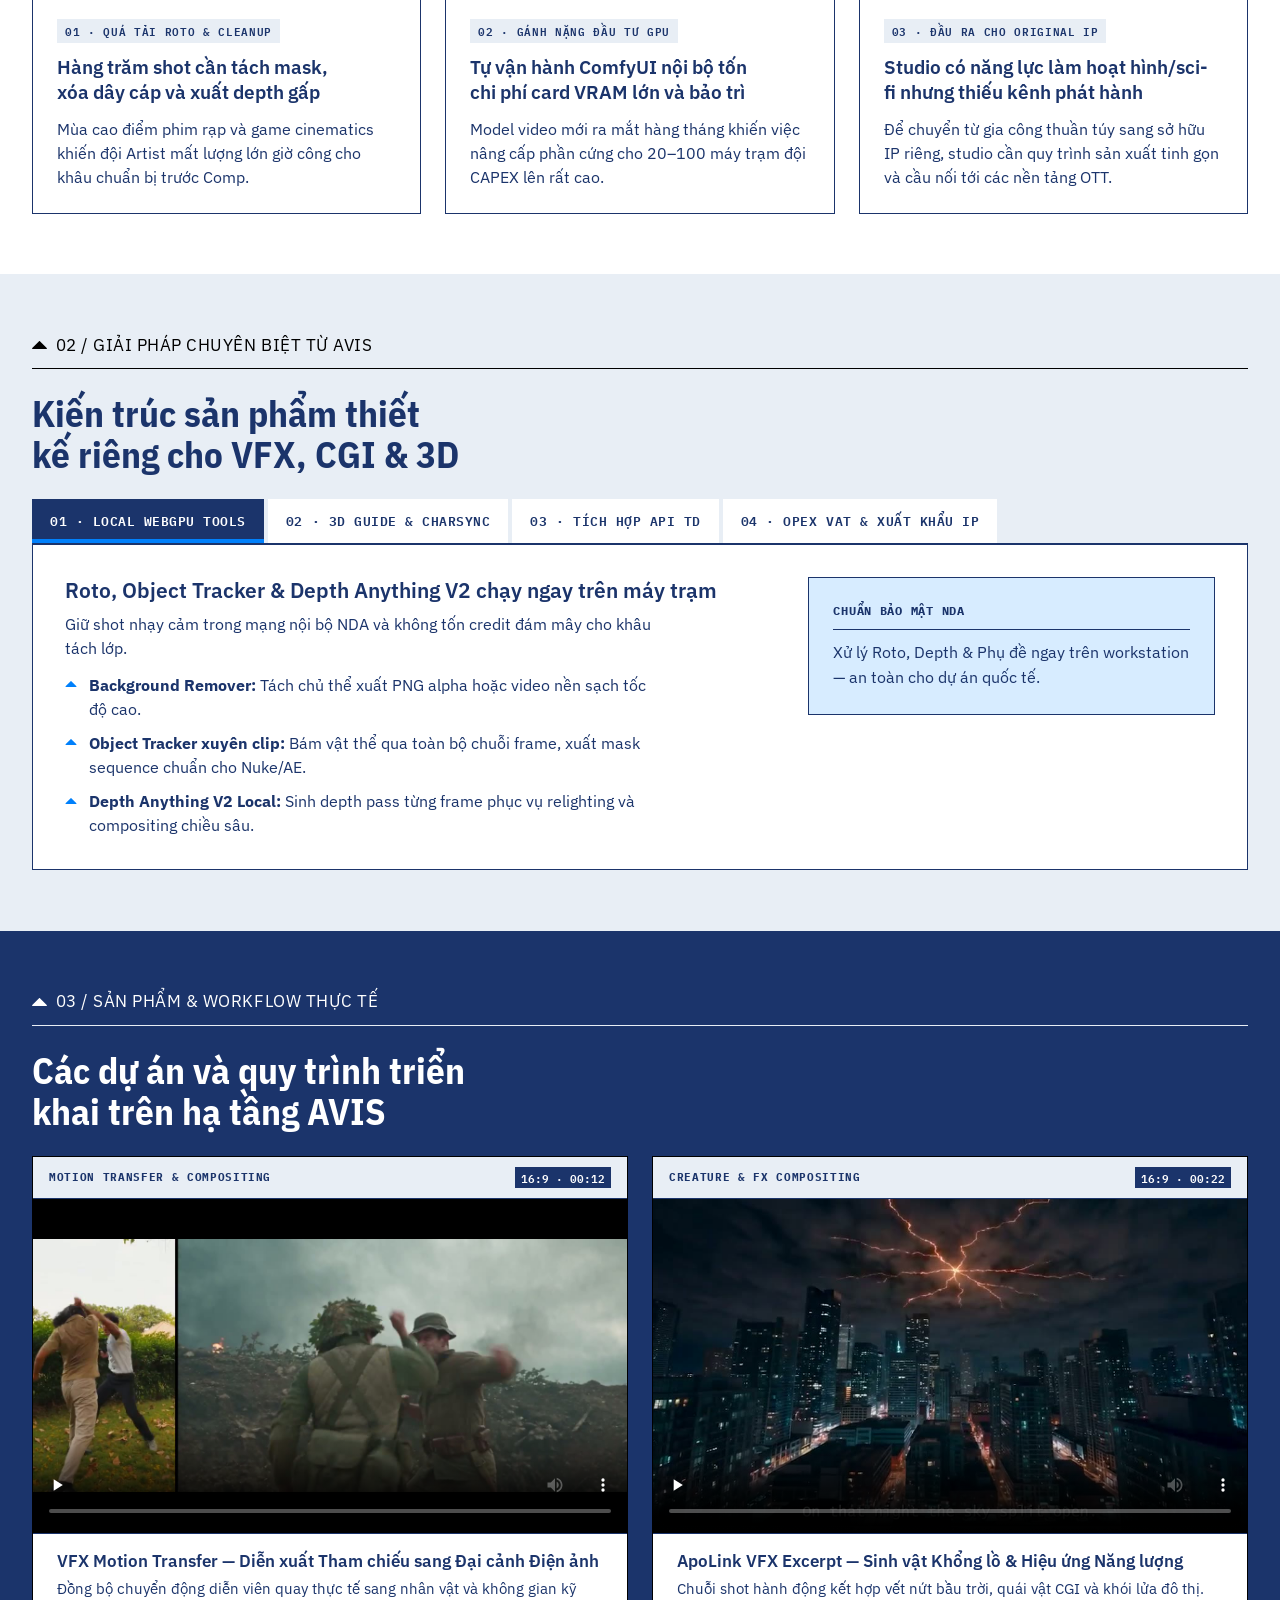
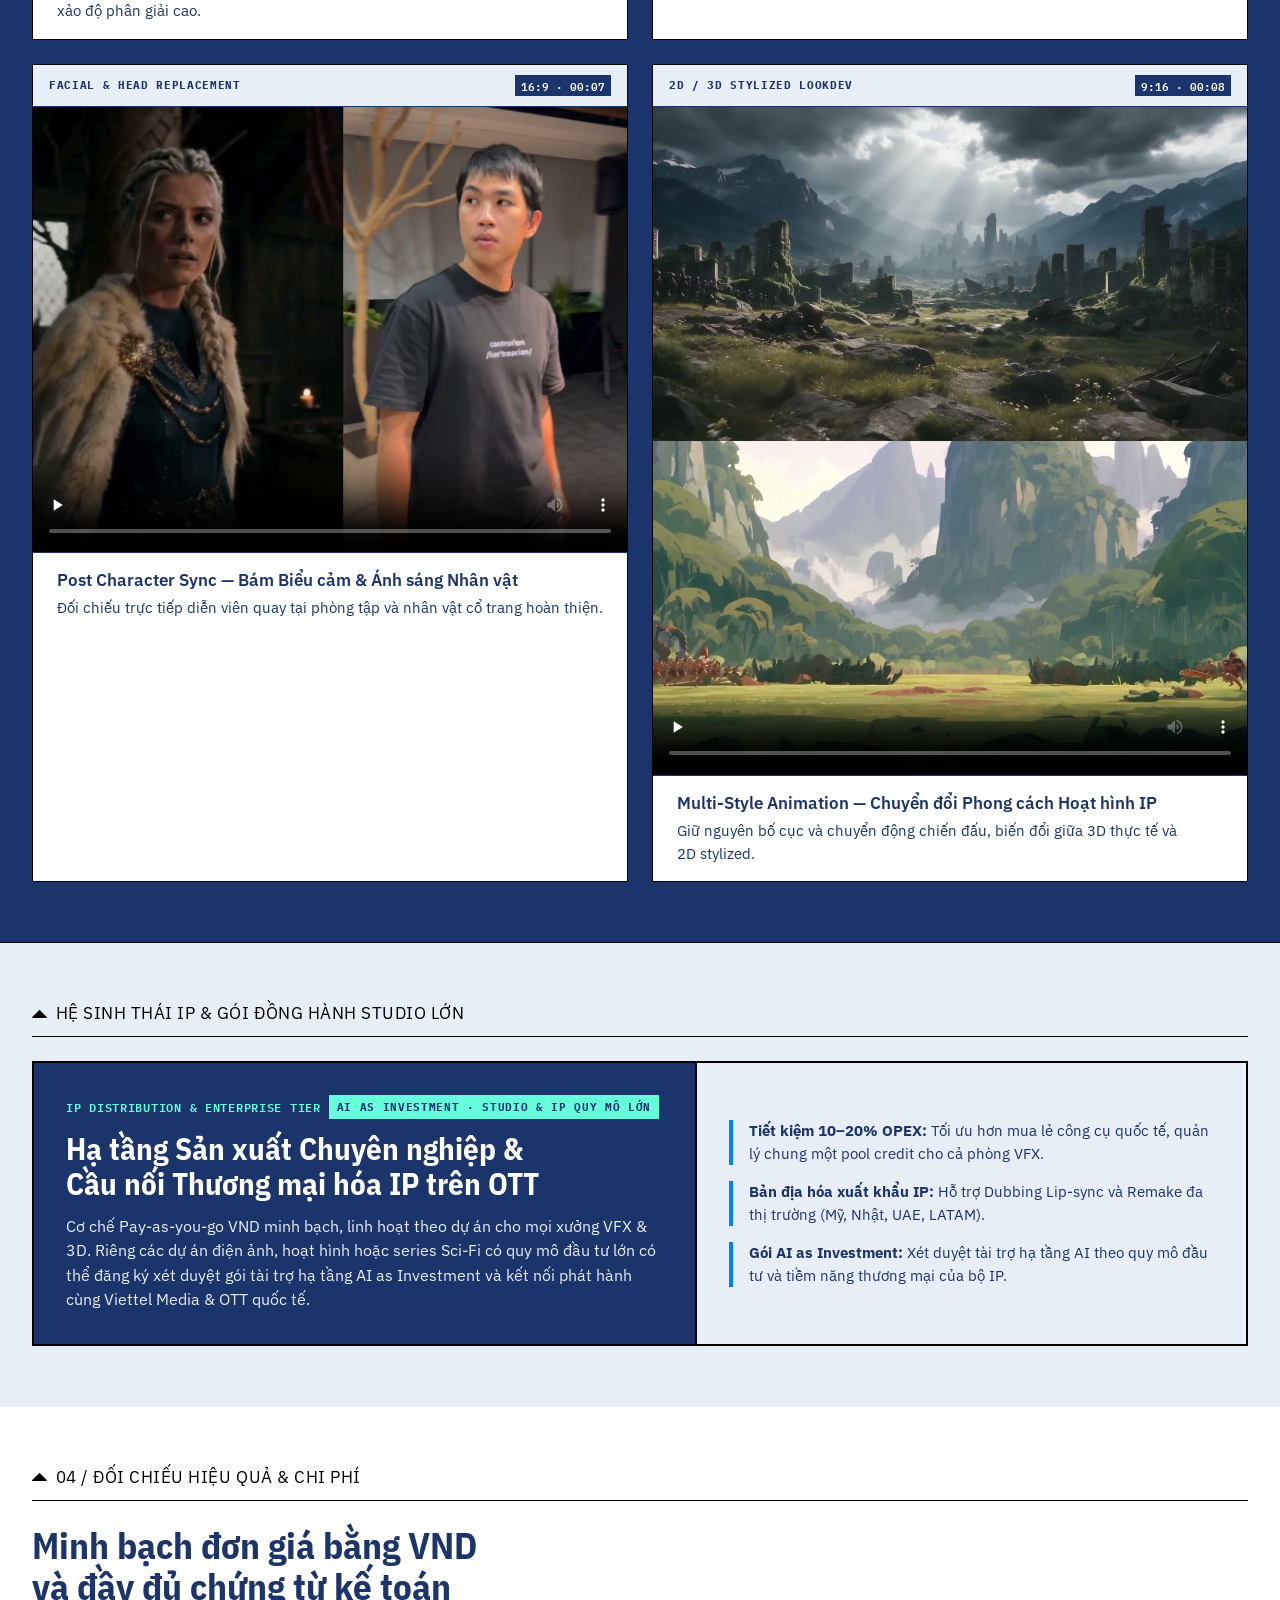
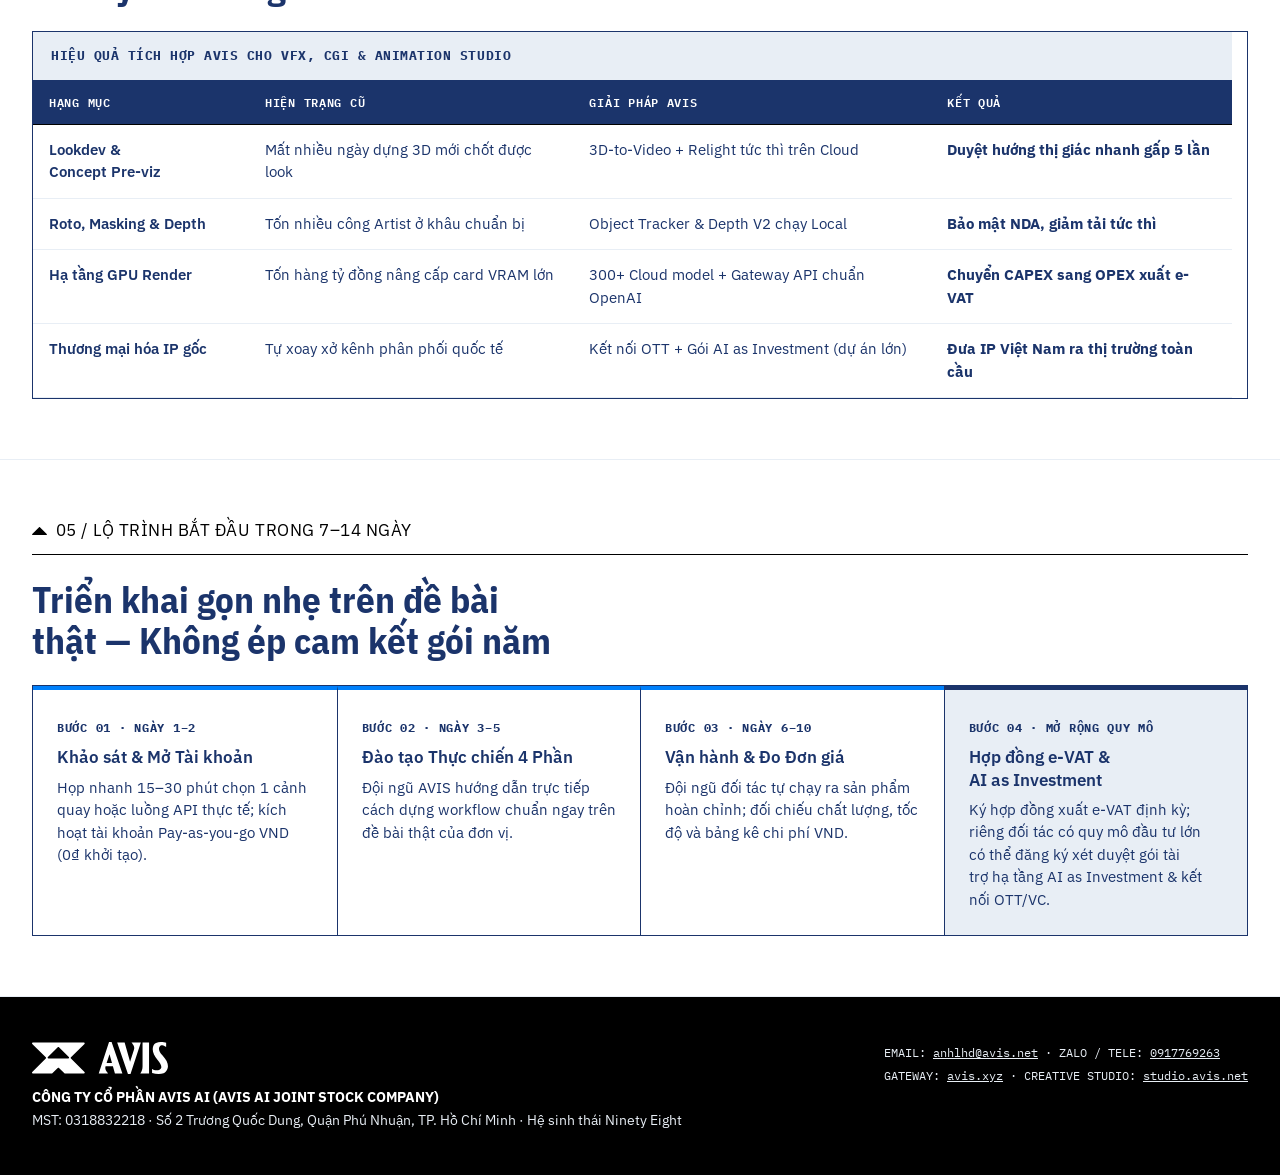
<file: proposals/vfx-cgi-animation.html>
<!DOCTYPE html>
<html lang="vi" data-avis-brand="masterbrand">
<head>
  <meta charset="utf-8">
  <meta name="viewport" content="width=device-width, initial-scale=1">
  <title>AVIS Proposal — Studio Kỹ xảo Điện ảnh (VFX), CGI, 3D &amp; Hoạt hình IP</title>
  <meta name="description" content="Chạy Rotoscoping &amp; Depth trực tiếp trên máy trạm bảo mật NDA, kết nối playblast 3D sang 300+ model đám mây và tích hợp thẳng API vào pipeline nội bộ.">
  <link rel="icon" type="image/svg+xml" href="../assets/brand/logo/masterbrand/avis-masterbrand-symbol-azure.svg">
  <link rel="stylesheet" href="../assets/proposals.css">
</head>
<body>
<header class="site-header">
  <div class="header-inner">
    <a class="site-logo" href="../index.html">
      <img src="../assets/brand/logo/masterbrand/avis-masterbrand-full-azure.svg" alt="AVIS" height="26">
      <span class="site-logo-divider" aria-hidden="true"></span>
      <span class="site-logo-tag">PROPOSALS</span>
    </a>
    <nav class="site-nav" aria-label="Danh mục Proposal theo nhóm khách hàng">
      <button
        class="menu-button"
        type="button"
        popovertarget="site-menu"
        popovertargetaction="toggle"
        aria-controls="site-menu"
      >
        <span>Danh mục Nhóm KH</span>
      </button>
      <ul id="site-menu" class="site-menu" popover="auto">
        <li><a href="../index.html">Tổng quan</a></li><li><a href="../proposals/indie-cinema-ott.html">Phim Độc lập &amp; OTT</a></li><li><a href="../proposals/production-house-tvc.html">Production House TVC</a></li><li><a href="../proposals/vfx-cgi-animation.html" aria-current="page">VFX, CGI &amp; 3D</a></li><li><a href="../proposals/short-drama-remake.html">Short Drama &amp; Remake</a></li><li><a href="../proposals/archviz-interior-design.html">Archviz &amp; Nội thất</a></li><li><a href="../proposals/creative-digital-agency.html">Creative &amp; Digital Agency</a></li><li><a href="../proposals/ai-saas-enterprise-gateway.html">AI SaaS &amp; Gateway API</a></li><li><a href="../proposals/creative-campus-academy.html">Đại học &amp; Học viện</a></li>
      </ul>
    </nav>
  </div>
</header>

<main>
  <section class="hero-shell">
    <div class="container">
      <div class="hero-frame">
        <div class="hero-primary-block">
          <div class="hero-brand-row">
            <img class="hero-brand-logo" src="../assets/brand/logo/masterbrand/avis-masterbrand-full-sea-white.svg" alt="AVIS" height="36">
            <span class="hero-kicker">PROPOSAL 03 · VFX HOUSES, CGI/3D &amp; ANIMATION STUDIOS</span>
          </div>
          <h1>Tăng tốc Roto/Depth Local &amp; Pipeline 3D-to-Video Không Lo Tràn VRAM.</h1>
        </div>
        <div class="hero-sub-block">
          <p>Chạy Rotoscoping &amp; Depth trực tiếp trên máy trạm bảo mật NDA, kết nối playblast 3D sang 300+ model đám mây và tích hợp thẳng API vào pipeline nội bộ.</p>
          <div class="hero-actions">
            <a class="btn btn-cta-turquoise" href="mailto:anhlhd@avis.net?subject=Đặt lịch Demo &amp; Tư vấn AVIS — Studio Kỹ xảo Điện ảnh (VFX), CGI, 3D &amp; Hoạt hình IP">Đặt lịch Demo (anhlhd@avis.net) →</a>
            <a class="btn btn-outline-light" href="https://zalo.me/0917769263" target="_blank" rel="noopener">Zalo / Tele: 0917769263</a>
          </div>
        </div>
        <div class="hero-video-placeholder" role="region" aria-label="AVIS SHOWCASE — VFX, CGI &amp; 3D">
          <div class="hero-video-placeholder-meta">
            <span>VIDEO SHOWREEL · 16:9</span>
            <span class="hero-video-placeholder-spec">16:9 · HD SHOWREEL</span>
          </div>
          <div class="hero-video-placeholder-center">
            <span class="hero-video-placeholder-play" aria-hidden="true">
              <span class="avis-tri avis-tri--play"></span>
            </span>
            <span class="hero-video-placeholder-title">AVIS SHOWCASE — VFX, CGI &amp; 3D</span>
          </div>
        </div>
        <div class="credential-band">
          <div class="cred-cell">
            <span class="mono-label">ECOSYSTEM SCALE</span>
            <strong>10M+ Users</strong>
            <span>Hậu thuẫn từ hệ sinh thái công nghệ Ninety Eight (2017)</span>
          </div>
          <div class="cred-cell">
            <span class="mono-label">COMMUNITY REACH</span>
            <strong>631K+ Thành viên</strong>
            <span>Cộng đồng Nghiện AI (5,2M+ lượt xem/tháng)</span>
          </div>
          <div class="cred-cell">
            <span class="mono-label">DOMAIN EXPERTISE</span>
            <strong>10 Năm Tech · 7 Năm Phim</strong>
            <span>Kỹ sư nền tảng API kết hợp đạo diễn thực chiến</span>
          </div>
          <div class="cred-cell">
            <span class="mono-label">COMMERCIAL MODEL</span>
            <strong>VND + 100% e-VAT</strong>
            <span>Pay-as-you-go minh bạch · Công ty CP AVIS AI</span>
          </div>
        </div>
      </div>
    </div>
  </section>

  <section class="section">
    <div class="container">
      <div class="section-label"><span class="avis-tri avis-tri--up avis-tri--marker" aria-hidden="true"></span> 01 / 3 ĐIỂM NGHẼN CỐT LÕI</div>
      <div class="section-header">
        <h2>Bài toán thực tế đang làm chậm tiến độ và bào mòn biên lợi nhuận</h2>
      </div>
      <div class="grid-3">
        <article class="card">
        <span class="card-tag">01 · QUÁ TẢI ROTO &amp; CLEANUP</span>
        <h3>Hàng trăm shot cần tách mask, xóa dây cáp và xuất depth gấp</h3>
        <p>Mùa cao điểm phim rạp và game cinematics khiến đội Artist mất lượng lớn giờ công cho khâu chuẩn bị trước Comp.</p>
      </article><article class="card">
        <span class="card-tag">02 · GÁNH NẶNG ĐẦU TƯ GPU</span>
        <h3>Tự vận hành ComfyUI nội bộ tốn chi phí card VRAM lớn và bảo trì</h3>
        <p>Model video mới ra mắt hàng tháng khiến việc nâng cấp phần cứng cho 20–100 máy trạm đội CAPEX lên rất cao.</p>
      </article><article class="card">
        <span class="card-tag">03 · ĐẦU RA CHO ORIGINAL IP</span>
        <h3>Studio có năng lực làm hoạt hình/sci-fi nhưng thiếu kênh phát hành</h3>
        <p>Để chuyển từ gia công thuần túy sang sở hữu IP riêng, studio cần quy trình sản xuất tinh gọn và cầu nối tới các nền tảng OTT.</p>
      </article>
      </div>
    </div>
  </section>

  <section class="section section-alt">
    <div class="container">
      <div class="section-label"><span class="avis-tri avis-tri--up avis-tri--marker" aria-hidden="true"></span> 02 / GIẢI PHÁP CHUYÊN BIỆT TỪ AVIS</div>
      <div class="section-header">
        <h2>Kiến trúc sản phẩm thiết kế riêng cho VFX, CGI &amp; 3D</h2>
      </div>
      
      <div class="tabs">
        <div class="tablist-scroller" role="tablist" focusgroup="tablist nomemory" aria-label="Các trụ cột giải pháp của AVIS">
          <button type="button" role="tab" id="tab-vfx-cgi-animation-1" aria-selected="true" tabindex="0" focusgroupstart>01 · Local WebGPU Tools</button><button type="button" role="tab" id="tab-vfx-cgi-animation-2" aria-selected="false" tabindex="-1">02 · 3D Guide &amp; CharSync</button><button type="button" role="tab" id="tab-vfx-cgi-animation-3" aria-selected="false" tabindex="-1">03 · Tích hợp API TD</button><button type="button" role="tab" id="tab-vfx-cgi-animation-4" aria-selected="false" tabindex="-1">04 · OPEX VAT &amp; Xuất khẩu IP</button>
        </div>
        <div class="tabpanels-stack">
          <div role="tabpanel" id="panel-vfx-cgi-animation-1" aria-labelledby="tab-vfx-cgi-animation-1" tabindex="0">
          <div class="tabpanel-card">
            <div>
              <h3>Roto, Object Tracker &amp; Depth Anything V2 chạy ngay trên máy trạm</h3>
              <p>Giữ shot nhạy cảm trong mạng nội bộ NDA và không tốn credit đám mây cho khâu tách lớp.</p>
              <ul class="avis-list"><li><strong>Background Remover:</strong> Tách chủ thể xuất PNG alpha hoặc video nền sạch tốc độ cao.</li><li><strong>Object Tracker xuyên clip:</strong> Bám vật thể qua toàn bộ chuỗi frame, xuất mask sequence chuẩn cho Nuke/AE.</li><li><strong>Depth Anything V2 Local:</strong> Sinh depth pass từng frame phục vụ relighting và compositing chiều sâu.</li></ul>
            </div>
            <aside class="tabpanel-meta">
              <strong>CHUẨN BẢO MẬT NDA</strong>
              <p>Xử lý Roto, Depth &amp; Phụ đề ngay trên workstation — an toàn cho dự án quốc tế.</p>
            </aside>
          </div>
        </div><div role="tabpanel" id="panel-vfx-cgi-animation-2" aria-labelledby="tab-vfx-cgi-animation-2" hidden="until-found">
          <div class="tabpanel-card">
            <div>
              <h3>Từ Playblast 3D sang Shot hoàn thiện giữ chuẩn chuyển động camera</h3>
              <p>Kết nối mượt Blender, Maya, Unreal, Houdini với các model tạo sinh video thế hệ mới.</p>
              <ul class="avis-list"><li><strong>3D Animation-to-Video:</strong> Nhận clip playblast/camera 3D để render chất liệu điện ảnh bám đúng quỹ đạo gốc.</li><li><strong>Motion &amp; Character Sync:</strong> Truyền diễn xuất thật sang nhân vật CGI với tối đa 10 ảnh tham chiếu góc mặt.</li><li><strong>Crowd Simulation 2 lớp:</strong> Dàn lưới đám đông 3D và kết xuất đại cảnh hàng trăm nhân vật chân thực.</li></ul>
            </div>
            <aside class="tabpanel-meta">
              <strong>300+ MODEL CẬP NHẬT</strong>
              <p>Seedance 2.5/2.0 · Seedream 5.0 Pro · Kling 4.0 · Veo 3.1 · Wan 3.0 · 4K Optical Flow.</p>
            </aside>
          </div>
        </div><div role="tabpanel" id="panel-vfx-cgi-animation-3" aria-labelledby="tab-vfx-cgi-animation-3" hidden="until-found">
          <div class="tabpanel-card">
            <div>
              <h3>Gắn AVIS Gateway API trực tiếp vào DCC Tool nội bộ của Pipeline TD</h3>
              <p>Một endpoint chuẩn OpenAI duy nhất gọi toàn bộ Video, Image, Audio &amp; LLM từ Python/C++.</p>
              <ul class="avis-list"><li><strong>Tích hợp thẳng DCC:</strong> Gọi Seedance 2.0, Wan 2.7, Flux, Qwen Image 2.0 ngay từ plugin Unreal/Maya/Nuke.</li><li><strong>Phí cố định +10% VND:</strong> Niêm yết minh bạch tại avis.xyz/pricing, 0₫ khởi tạo, tách key theo từng dự án.</li><li><strong>Kỹ sư Việt Nam hỗ trợ:</strong> Đồng hành tối ưu throughput và kiến trúc hàng đợi cùng múi giờ.</li></ul>
            </div>
            <aside class="tabpanel-meta">
              <strong>CHUẨN PIPELINE STUDIO</strong>
              <p>1 Endpoint avis.xyz · Không vendor lock-in · Quản lý quota real-time theo show.</p>
            </aside>
          </div>
        </div><div role="tabpanel" id="panel-vfx-cgi-animation-4" aria-labelledby="tab-vfx-cgi-animation-4" hidden="until-found">
          <div class="tabpanel-card">
            <div>
              <h3>Chuyển CAPEX phần cứng sang OPEX có e-VAT &amp; Mở đường ra OTT</h3>
              <p>Linh hoạt mở rộng công suất render theo mùa dự án và kết nối đầu ra cho IP gốc.</p>
              <ul class="avis-list"><li><strong>Chuyển CAPEX thành OPEX:</strong> Không lo khấu hao GPU; chỉ trả phí VND theo đúng khối lượng shot thực chạy.</li><li><strong>Hợp đồng &amp; Hóa đơn e-VAT:</strong> Ký trực tiếp Công ty CP AVIS AI (MST 0318832218), minh bạch kiểm toán.</li><li><strong>Tài trợ Hạ tầng (AI as Investment):</strong> Xét duyệt gói tài trợ hạ tầng &amp; kết nối OTT cho studio đầu tư phim/series lớn.</li></ul>
            </div>
            <aside class="tabpanel-meta">
              <strong>MỞ RỘNG DOANH THU</strong>
              <p>Gia công VFX biên lợi nhuận cao hơn + Thương mại hóa IP hoạt hình đa quốc gia.</p>
            </aside>
          </div>
        </div>
        </div>
      </div>
    </div>
  </section>

  <section class="section section-sapphire">
    <div class="container">
      <div class="section-label"><span class="avis-tri avis-tri--up avis-tri--marker" aria-hidden="true"></span> 03 / SẢN PHẨM &amp; WORKFLOW THỰC TẾ</div>
      <div class="section-header">
        <h2>Các dự án và quy trình triển khai trên hạ tầng AVIS</h2>
      </div>
      <div class="video-grid">
        <figure class="video-figure">
        <div class="video-head">
          <span class="video-head-tag">MOTION TRANSFER &amp; COMPOSITING</span>
          <span class="video-head-ratio">16:9 · 00:12</span>
        </div>
        <div class="video-stage">
          <video
            controls
            loading="lazy"
            preload="none"
            playsinline
            width="1280"
            height="544"
            poster="../media/posters/vfx-motion.jpg"
            src="../media/videos/vfx-motion.mp4"
          >
            <source src="../media/videos/vfx-motion.mp4" type="video/mp4">
          </video>
        </div>
        <figcaption class="video-caption">
          <h3>VFX Motion Transfer — Diễn xuất Tham chiếu sang Đại cảnh Điện ảnh</h3>
          <p>Đồng bộ chuyển động diễn viên quay thực tế sang nhân vật và không gian kỹ xảo độ phân giải cao.</p>
        </figcaption>
      </figure><figure class="video-figure">
        <div class="video-head">
          <span class="video-head-tag">CREATURE &amp; FX COMPOSITING</span>
          <span class="video-head-ratio">16:9 · 00:22</span>
        </div>
        <div class="video-stage">
          <video
            controls
            loading="lazy"
            preload="none"
            playsinline
            width="960"
            height="540"
            poster="../media/posters/apolink-vfx-excerpt.jpg"
            src="../media/videos/apolink-vfx-excerpt.mp4"
          >
            <source src="../media/videos/apolink-vfx-excerpt.mp4" type="video/mp4">
          </video>
        </div>
        <figcaption class="video-caption">
          <h3>ApoLink VFX Excerpt — Sinh vật Khổng lồ &amp; Hiệu ứng Năng lượng</h3>
          <p>Chuỗi shot hành động kết hợp vết nứt bầu trời, quái vật CGI và khói lửa đô thị.</p>
        </figcaption>
      </figure><figure class="video-figure">
        <div class="video-head">
          <span class="video-head-tag">FACIAL &amp; HEAD REPLACEMENT</span>
          <span class="video-head-ratio">16:9 · 00:07</span>
        </div>
        <div class="video-stage">
          <video
            controls
            loading="lazy"
            preload="none"
            playsinline
            width="1280"
            height="960"
            poster="../media/posters/post-charsync.jpg"
            src="../media/videos/post-charsync.mp4"
          >
            <source src="../media/videos/post-charsync.mp4" type="video/mp4">
          </video>
        </div>
        <figcaption class="video-caption">
          <h3>Post Character Sync — Bám Biểu cảm &amp; Ánh sáng Nhân vật</h3>
          <p>Đối chiếu trực tiếp diễn viên quay tại phòng tập và nhân vật cổ trang hoàn thiện.</p>
        </figcaption>
      </figure><figure class="video-figure">
        <div class="video-head">
          <span class="video-head-tag">2D / 3D STYLIZED LOOKDEV</span>
          <span class="video-head-ratio">9:16 · 00:08</span>
        </div>
        <div class="video-stage">
          <video
            controls
            loading="lazy"
            preload="none"
            playsinline
            width="1138"
            height="1280"
            poster="../media/posters/animation-style.jpg"
            src="../media/videos/animation-style.mp4"
          >
            <source src="../media/videos/animation-style.mp4" type="video/mp4">
          </video>
        </div>
        <figcaption class="video-caption">
          <h3>Multi-Style Animation — Chuyển đổi Phong cách Hoạt hình IP</h3>
          <p>Giữ nguyên bố cục và chuyển động chiến đấu, biến đổi giữa 3D thực tế và 2D stylized.</p>
        </figcaption>
      </figure>
      </div>
    </div>
  </section>

  <section class="section section-alt">
  <div class="container">
    <div class="section-label"><span class="avis-tri avis-tri--up avis-tri--marker" aria-hidden="true"></span> HỆ SINH THÁI IP &amp; GÓI ĐỒNG HÀNH STUDIO LỚN</div>
    <div class="ott-panel">
      <div class="ott-main">
        <div class="ott-eyebrow">
          <span>IP DISTRIBUTION &amp; ENTERPRISE TIER</span>
          <span class="optional-badge">AI AS INVESTMENT · STUDIO &amp; IP QUY MÔ LỚN</span>
        </div>
        <h3>Hạ tầng Sản xuất Chuyên nghiệp &amp; Cầu nối Thương mại hóa IP trên OTT</h3>
        <p>Cơ chế Pay-as-you-go VND minh bạch, linh hoạt theo dự án cho mọi xưởng VFX &amp; 3D. Riêng các dự án điện ảnh, hoạt hình hoặc series Sci-Fi có quy mô đầu tư lớn có thể đăng ký xét duyệt gói tài trợ hạ tầng AI as Investment và kết nối phát hành cùng Viettel Media &amp; OTT quốc tế.</p>
      </div>
      <ul class="ott-list">
        <li><strong>Tiết kiệm 10–20% OPEX:</strong> Tối ưu hơn mua lẻ công cụ quốc tế, quản lý chung một pool credit cho cả phòng VFX.</li><li><strong>Bản địa hóa xuất khẩu IP:</strong> Hỗ trợ Dubbing Lip-sync và Remake đa thị trường (Mỹ, Nhật, UAE, LATAM).</li><li><strong>Gói AI as Investment:</strong> Xét duyệt tài trợ hạ tầng AI theo quy mô đầu tư và tiềm năng thương mại của bộ IP.</li>
      </ul>
    </div>
  </div>
</section>

  <section class="section">
    <div class="container">
      <div class="section-label"><span class="avis-tri avis-tri--up avis-tri--marker" aria-hidden="true"></span> 04 / ĐỐI CHIẾU HIỆU QUẢ &amp; CHI PHÍ</div>
      <div class="section-header">
        <h2>Minh bạch đơn giá bằng VND và đầy đủ chứng từ kế toán</h2>
      </div>
      <div tabindex="0" role="region" aria-labelledby="caption-vfx-cgi-animation" class="table-wrapper">
        <table class="benchmark-table" style="--label-2: 'Hiện trạng cũ'; --label-3: 'Giải pháp AVIS'; --label-4: 'Kết quả';">
          <caption id="caption-vfx-cgi-animation">Hiệu quả Tích hợp AVIS cho VFX, CGI &amp; Animation Studio</caption>
          <thead>
            <tr>
              <th scope="col">Hạng mục</th>
              <th scope="col">Hiện trạng cũ</th>
              <th scope="col">Giải pháp AVIS</th>
              <th scope="col">Kết quả</th>
            </tr>
          </thead>
          <tbody>
            <tr>
            <th scope="row">Lookdev &amp; Concept Pre-viz</th>
            <td>Mất nhiều ngày dựng 3D mới chốt được look</td>
            <td>3D-to-Video + Relight tức thì trên Cloud</td>
            <td><strong>Duyệt hướng thị giác nhanh gấp 5 lần</strong></td>
          </tr><tr>
            <th scope="row">Roto, Masking &amp; Depth</th>
            <td>Tốn nhiều công Artist ở khâu chuẩn bị</td>
            <td>Object Tracker &amp; Depth V2 chạy Local</td>
            <td><strong>Bảo mật NDA, giảm tải tức thì</strong></td>
          </tr><tr>
            <th scope="row">Hạ tầng GPU Render</th>
            <td>Tốn hàng tỷ đồng nâng cấp card VRAM lớn</td>
            <td>300+ Cloud model + Gateway API chuẩn OpenAI</td>
            <td><strong>Chuyển CAPEX sang OPEX xuất e-VAT</strong></td>
          </tr><tr>
            <th scope="row">Thương mại hóa IP gốc</th>
            <td>Tự xoay xở kênh phân phối quốc tế</td>
            <td>Kết nối OTT + Gói AI as Investment (dự án lớn)</td>
            <td><strong>Đưa IP Việt Nam ra thị trường toàn cầu</strong></td>
          </tr>
          </tbody>
        </table>
      </div>
    </div>
  </section>

  <section class="section">
    <div class="container">
      <div class="section-label"><span class="avis-tri avis-tri--up avis-tri--marker" aria-hidden="true"></span> 05 / LỘ TRÌNH BẮT ĐẦU TRONG 7–14 NGÀY</div>
      <div class="section-header">
        <h2>Triển khai gọn nhẹ trên đề bài thật — Không ép cam kết gói năm</h2>
      </div>
      <div class="steps-grid">
        <div class="step-box">
          <span class="step-week">BƯỚC 01 · NGÀY 1–2</span>
          <h3>Khảo sát &amp; Mở Tài khoản</h3>
          <p>Họp nhanh 15–30 phút chọn 1 cảnh quay hoặc luồng API thực tế; kích hoạt tài khoản Pay-as-you-go VND (0₫ khởi tạo).</p>
        </div>
        <div class="step-box">
          <span class="step-week">BƯỚC 02 · NGÀY 3–5</span>
          <h3>Đào tạo Thực chiến 4 Phần</h3>
          <p>Đội ngũ AVIS hướng dẫn trực tiếp cách dựng workflow chuẩn ngay trên đề bài thật của đơn vị.</p>
        </div>
        <div class="step-box">
          <span class="step-week">BƯỚC 03 · NGÀY 6–10</span>
          <h3>Vận hành &amp; Đo Đơn giá</h3>
          <p>Đội ngũ đối tác tự chạy ra sản phẩm hoàn chỉnh; đối chiếu chất lượng, tốc độ và bảng kê chi phí VND.</p>
        </div>
        <div class="step-box step-box--optional">
          <span class="step-week">BƯỚC 04 · MỞ RỘNG QUY MÔ</span>
          <h3>Hợp đồng e-VAT &amp; AI as Investment</h3>
          <p>Ký hợp đồng xuất e-VAT định kỳ; riêng đối tác có quy mô đầu tư lớn có thể đăng ký xét duyệt gói tài trợ hạ tầng AI as Investment &amp; kết nối OTT/VC.</p>
        </div>
      </div>
    </div>
  </section>
</main>

<footer class="site-footer">
  <div class="container footer-grid">
    <div>
      <img class="footer-logo" src="../assets/brand/logo/masterbrand/avis-masterbrand-full-white.svg" alt="AVIS" height="32" loading="lazy">
      <strong>CÔNG TY CỔ PHẦN AVIS AI (AVIS AI JOINT STOCK COMPANY)</strong><br>
      MST: 0318832218 · Số 2 Trương Quốc Dung, Quận Phú Nhuận, TP. Hồ Chí Minh · Hệ sinh thái Ninety Eight
    </div>
    <div class="footer-links">
      EMAIL: <a href="mailto:anhlhd@avis.net">anhlhd@avis.net</a> · ZALO / TELE: <a href="https://zalo.me/0917769263" target="_blank" rel="noopener">0917769263</a><br>
      GATEWAY: <a href="https://avis.xyz" target="_blank" rel="noopener">avis.xyz</a> · CREATIVE STUDIO: <a href="https://studio.avis.net" target="_blank" rel="noopener">studio.avis.net</a>
    </div>
  </div>
</footer>
<script type="module" src="../assets/proposals.js"></script>
</body>
</html>
</file>
<file: assets/proposals.css>
/* ==========================================================================
   AVIS Executive Proposals — Official Brand Guideline V2 Stylesheet
   Source of truth:
     - Branding/docs/design-guidelines.md
     - Branding/assets/design-system/avis-tokens.css & avis-shapes.css
     - Branding/plans/avis-design-layouts/layout-06-media-frame-studio.html
   ========================================================================== */

/* 1. Self-hosted Official AVIS Brand V2 Fonts */
@font-face {
  font-family: 'IBM Plex Sans';
  src: url('brand/fonts/IBMPlexSans-VariableFont_wdth,wght.ttf') format('truetype');
  font-weight: 100 700;
  font-stretch: 75% 100%;
  font-style: normal;
  font-display: swap;
}

@font-face {
  font-family: 'IBM Plex Sans Condensed';
  src: url('brand/fonts/IBMPlexSans_Condensed-SemiBold.ttf') format('truetype');
  font-weight: 600;
  font-style: normal;
  font-display: swap;
}

@font-face {
  font-family: 'IBM Plex Sans Condensed';
  src: url('brand/fonts/IBMPlexSans_Condensed-Bold.ttf') format('truetype');
  font-weight: 700;
  font-style: normal;
  font-display: swap;
}

@font-face {
  font-family: 'IBM Plex Mono';
  src: url('brand/fonts/IBMPlexMono-Regular.ttf') format('truetype');
  font-weight: 400;
  font-style: normal;
  font-display: swap;
}

@font-face {
  font-family: 'IBM Plex Mono';
  src: url('brand/fonts/IBMPlexMono-Medium.ttf') format('truetype');
  font-weight: 500;
  font-style: normal;
  font-display: swap;
}

@font-face {
  font-family: 'IBM Plex Mono';
  src: url('brand/fonts/IBMPlexMono-SemiBold.ttf') format('truetype');
  font-weight: 600;
  font-style: normal;
  font-display: swap;
}

@font-face {
  font-family: 'IBM Plex Mono';
  src: url('brand/fonts/IBMPlexMono-Bold.ttf') format('truetype');
  font-weight: 700;
  font-style: normal;
  font-display: swap;
}

@font-face {
  font-family: 'Avis Hybrid';
  src: local('Avis Hybrid'), local('AvisHybrid-Bold'), local('AvisHybrid');
  font-weight: 100 900;
  font-display: swap;
}

/* 2. Official AVIS V2 Color, Shape, Typography & Spacing Tokens */
:root {
  /* Primary */
  --avis-azure: #0080FB;              /* RGB 0/128/251 */
  --avis-sea-white: #E8EEF5;          /* RGB 232/238/245 */
  /* Secondary */
  --avis-electric-turquoise: #65FFDB; /* RGB 101/255/219 */
  --avis-sapphire: #1B346B;           /* Intense Sapphire Blue, RGB 27/52/107 */
  --avis-flame-orange: #FC9D2B;       /* RGB 252/157/43 — Masterbrand only */
  /* Supporting */
  --avis-baby-turquoise: #DEF0EC;
  --avis-baby-blue: #C5D9FF;
  --avis-baby-orange: #F3ECE4;
  --avis-baby-azure: #D7ECFF;
  /* Sheet Neutrals */
  --avis-white: #FFFFFF;
  --avis-black: #000000;

  /* Typography */
  --avis-font-display: 'Avis Hybrid', 'IBM Plex Sans Condensed', 'IBM Plex Sans', sans-serif;
  --avis-font-sans: 'IBM Plex Sans', -apple-system, 'Segoe UI', Arial, sans-serif;
  --avis-font-mono: 'IBM Plex Mono', ui-monospace, Menlo, monospace;

  /* 8px Spacing Scale (in rem so layout breathes with OS/browser text scale) */
  --avis-space-1: 0.25rem;
  --avis-space-2: 0.5rem;
  --avis-space-3: 0.75rem;
  --avis-space-4: 1rem;
  --avis-space-5: 1.5rem;
  --avis-space-6: 2rem;
  --avis-space-7: 2.75rem;
  --avis-space-8: 3.75rem;
  --avis-space-9: 5.5rem;

  /* Brand V2 Geometry: strictly square blocks, 0 radius */
  --avis-radius: 0px;
  --max-w: 80rem;
  --header-h: 4rem;

  /* Official AVIS Triangle Shapes (1:1 cut from logo symbols) */
  --avis-tri-up: url("data:image/svg+xml,%3Csvg xmlns='http://www.w3.org/2000/svg' viewBox='85.892 25.477 117.5 63.53' width='117.5' height='63.53'%3E%3Cpath d='M90.6957 89.0067H198.591C202.855 89.0067 204.999 83.8443 201.981 80.8259L148.033 26.8781C146.165 25.0096 143.134 25.0096 141.254 26.8781L87.306 80.8259C84.2876 83.8443 86.4196 89.0067 90.6957 89.0067Z' fill='%23000'/%3E%3C/svg%3E");
  --avis-tri-play: url("data:image/svg+xml,%3Csvg xmlns='http://www.w3.org/2000/svg' viewBox='124.831 18.97 56.86 105.165' width='56.86' height='105.165'%3E%3Cpath d='M124.831 23.27L124.831 119.838C124.831 123.655 129.451 125.574 132.153 122.872L180.437 74.588C182.109 72.9156 182.109 70.2034 180.437 68.5203L132.153 20.2361C129.451 17.5346 124.831 19.4428 124.831 23.27Z' fill='%23000'/%3E%3C/svg%3E");
}

/* 3. Unified AVIS Masterbrand Theme Mapping (1 single white-blue AVIS logo & palette across all pages) */
:root,
[data-avis-brand="masterbrand"],
[data-avis-brand="creative-studio"],
[data-avis-brand="gateway"] {
  --brand-primary: var(--avis-azure);
  --brand-on-primary: var(--avis-white);
  --brand-hero-sub-bg: var(--avis-sapphire);
  --brand-hero-sub-fg: var(--avis-sea-white);
  --brand-band-bg: var(--avis-electric-turquoise);
  --brand-band-fg: var(--avis-sapphire);
  --brand-text: var(--avis-sapphire);
  --brand-surface: var(--avis-white);
  --brand-surface-alt: var(--avis-sea-white);
  --brand-surface-soft: var(--avis-baby-azure);
  --brand-dark-bg: var(--avis-sapphire);
  --brand-dark-fg: var(--avis-sea-white);
  --brand-dark-accent: var(--avis-electric-turquoise);
  --brand-marker-color: var(--avis-azure);
  --brand-tri-mask: var(--avis-tri-up);
  --brand-tri-ratio: 117.5 / 63.53;
}

/* 4. Official AVIS Triangle Marker Classes */
.avis-tri {
  display: inline-block;
  flex: none;
  background: currentColor;
  -webkit-mask: var(--avis-tri-mask) center / contain no-repeat;
  mask: var(--avis-tri-mask) center / contain no-repeat;
}

.avis-tri--up {
  --avis-tri-mask: var(--avis-tri-up);
  aspect-ratio: 117.5 / 63.53;
}

.avis-tri--play {
  --avis-tri-mask: var(--avis-tri-play);
  aspect-ratio: 56.86 / 105.165;
}

.avis-tri--marker {
  margin-inline-end: 0.5em;
}

.avis-tri--marker.avis-tri--up {
  inline-size: 0.9em;
  vertical-align: 0.08em;
}

.avis-tri--marker.avis-tri--play {
  block-size: 0.8em;
  vertical-align: -0.04em;
}

/* 5. Base Document Reset & Legibility Rules (modern-web-guidance: typography & improve-text-layout-and-legibility) */
*,
*::before,
*::after {
  box-sizing: border-box;
}

html {
  scroll-behavior: smooth;
  color-scheme: light;
}

body {
  margin: 0;
  font-family: var(--avis-font-sans);
  font-size: 1rem;
  line-height: 1.55;
  text-align: start;
  overflow-wrap: break-word;
  background: var(--avis-white);
  color: var(--brand-text);
  -webkit-font-smoothing: antialiased;
}

/* Balanced line lengths strictly on short unboxed headings and table headers */
h1,
h2,
h3,
.benchmark-table th {
  text-wrap: balance;
}

/* Prevent orphaned runts strictly on multi-line body paragraphs and list items */
p,
.avis-list li,
.ott-list li {
  text-wrap: pretty;
}

a {
  color: inherit;
}

:focus-visible {
  outline: 3px solid var(--avis-azure);
  outline-offset: 2px;
}

.container {
  max-inline-size: var(--max-w);
  margin-inline: auto;
  padding-inline: var(--avis-space-6);
}

@media (width < 40rem) {
  .container {
    padding-inline: var(--avis-space-4);
  }
}

/* ==========================================================================
   6. Responsive Site Header & Navigation (modern-web-guidance: navbar)
   Clean White (#FFFFFF) navbar surface with Azure blue logo and Sapphire text
   ========================================================================== */
.site-header {
  position: sticky;
  inset-block-start: 0;
  z-index: 90;
  background: var(--avis-white);
  color: var(--avis-sapphire);
  border-block-end: 1px solid var(--avis-black);
}

.site-header.is-measuring,
.site-header.is-measuring * {
  transition: none !important;
}

.header-inner {
  max-inline-size: var(--max-w);
  margin-inline: auto;
  padding-inline: var(--avis-space-6);
  min-block-size: var(--header-h);
  display: flex;
  align-items: center;
  justify-content: space-between;
  gap: var(--avis-space-4);
}

@media (width < 40rem) {
  .header-inner {
    padding-inline: var(--avis-space-4);
  }
}

.header-inner > * {
  flex-shrink: 0;
  white-space: nowrap;
}

.site-logo {
  display: inline-flex;
  align-items: center;
  gap: var(--avis-space-3);
  text-decoration: none;
  padding-block: var(--avis-space-2);
}

/* Official SVG logo minimum clear space & height >= 24px */
.site-logo img {
  block-size: 1.625rem;
  inline-size: auto;
  display: block;
}

.site-logo-divider {
  inline-size: 1px;
  block-size: 1.25rem;
  background: var(--avis-sapphire);
  margin-inline-start: var(--avis-space-2);
}

.site-logo-tag {
  font-family: var(--avis-font-mono);
  font-size: 0.6875rem;
  font-weight: 500;
  letter-spacing: 0.06em;
  text-transform: uppercase;
  color: var(--avis-sapphire);
}

.site-nav {
  display: flex;
  align-items: center;
  gap: var(--avis-space-2);
}

.menu-button {
  anchor-name: --menu-button;
  display: inline-flex;
  align-items: center;
  gap: var(--avis-space-2);
  padding: 0.625rem 1rem;
  border-radius: var(--avis-radius);
  border: 2px solid var(--avis-sapphire);
  background: var(--avis-white);
  color: var(--avis-sapphire);
  font-family: var(--avis-font-mono);
  font-size: 0.75rem;
  font-weight: 600;
  line-height: 1.2;
  letter-spacing: 0.06em;
  text-transform: uppercase;
  cursor: pointer;
}

.menu-button:hover {
  background: var(--avis-azure);
  color: var(--avis-white);
  border-color: var(--avis-azure);
}

.site-menu {
  list-style: none;
  position: fixed;
  inset: auto;
  inset-block-start: 4.25rem;
  inset-block-start: anchor(--menu-button bottom);
  inset-inline-end: 1rem;
  inline-size: min(88dvw, 22.5rem);
  max-inline-size: calc(100dvw - 2rem);
  block-size: fit-content;
  max-block-size: calc(100dvh - 5.25rem);
  margin-block-start: 0.25rem;
  padding: var(--avis-space-3);
  overflow: auto;
  background: var(--avis-white);
  color: var(--avis-sapphire);
  border: 2px solid var(--avis-sapphire);
  border-radius: var(--avis-radius);
}

.site-menu:not(:is(:popover-open, .\:popover-open)) {
  display: none;
}

.site-menu:is(:popover-open, .\:popover-open) {
  display: grid;
  gap: 2px;
}

.site-menu a {
  display: block;
  padding: 0.5rem 0.625rem;
  text-decoration: none;
  font-family: var(--avis-font-mono);
  font-size: 0.75rem;
  font-weight: 500;
  line-height: 1.3;
  letter-spacing: 0.04em;
  text-transform: uppercase;
  color: var(--avis-sapphire);
  position: relative;
}

.site-menu a:hover {
  background: var(--avis-sea-white);
}

/* WCAG 1.4.1: current page indicated by shape (3px solid bottom bar) + high-contrast fill */
.site-menu a[aria-current="page"] {
  background: var(--avis-sapphire);
  color: var(--avis-white);
  font-weight: 700;
}

.site-menu a[aria-current="page"]::after {
  content: "";
  position: absolute;
  inset-inline: 0;
  inset-block-end: 0;
  border-block-end: 3px solid var(--avis-azure);
}

.site-header.is-wide .menu-button {
  display: none;
}

.site-header.is-wide .site-menu {
  position: static;
  display: flex;
  align-items: center;
  gap: 2px;
  inline-size: auto;
  max-inline-size: none;
  block-size: auto;
  max-block-size: none;
  overflow: visible;
  margin: 0;
  padding: 0;
  border: 0;
  background: transparent;
}

.site-header.is-wide .site-menu::backdrop {
  display: none;
}

/* ==========================================================================
   7. Container-Aligned Single-Column Hero (AVIS Brand V2)
   Matches exact --max-w (80rem) container alignment of all sections below:
     - Single-column architectural frame (no wide 2-column edge-to-edge split)
     - Solid primary block (Azure #0080FB or Sapphire #1B346B), NO gradients
     - Flush subtitle + CTA bar + 4-cell credential band in the same frame
   ========================================================================== */
.hero-shell {
  padding-block: var(--avis-space-6);
  background: var(--avis-sea-white);
  border-block-end: 1px solid var(--avis-black);
}

.hero-frame {
  border: 1px solid var(--avis-black);
  background: var(--avis-white);
}

.hero-primary-block {
  background: var(--brand-primary);
  color: var(--brand-on-primary);
  padding: var(--avis-space-6) var(--avis-space-7);
  display: flex;
  flex-direction: column;
  gap: var(--avis-space-4);
}

@media (width < 40rem) {
  .hero-shell {
    padding-block: var(--avis-space-4);
  }

  .hero-primary-block {
    padding: var(--avis-space-5) var(--avis-space-4);
  }
}

.hero-brand-row {
  display: flex;
  align-items: safe center;
  justify-content: space-between;
  flex-wrap: wrap;
  gap: var(--avis-space-3);
}

/* Official sub-brand with-name SVG logo >= 32px height */
.hero-brand-logo {
  block-size: 2.25rem;
  inline-size: auto;
  display: block;
}

.hero-kicker {
  font-family: var(--avis-font-mono);
  font-size: 0.75rem;
  font-weight: 700;
  line-height: 1.3;
  letter-spacing: 0.06em;
  text-transform: uppercase;
  padding: 0.375rem 0.625rem;
  background: var(--avis-sapphire);
  color: var(--avis-sea-white);
}

/* Fluid clamp with rem min/max (3.125 / 2.125 = 1.47x <= 2.5x for WCAG 1.4.4 200% zoom) */
.hero-primary-block h1 {
  margin: 0;
  font-family: var(--avis-font-display);
  font-weight: 700;
  font-size: clamp(2.125rem, 1.55rem + 1.9vw, 3.125rem);
  line-height: 1.1;
  letter-spacing: -0.015em;
  color: var(--avis-white);
  max-inline-size: 30ch;
}

.hero-sub-block {
  background: var(--brand-hero-sub-bg);
  color: var(--brand-hero-sub-fg);
  padding: var(--avis-space-5) var(--avis-space-7);
  display: flex;
  flex-direction: column;
  gap: var(--avis-space-4);
  border-block-start: 1px solid var(--avis-black);
}

@media (width < 40rem) {
  .hero-sub-block {
    padding: var(--avis-space-4);
  }
}

.hero-sub-block p {
  margin: 0;
  font-size: 1.0625rem;
  line-height: 1.55;
  max-inline-size: 68ch;
}

.hero-actions {
  display: flex;
  flex-wrap: wrap;
  flex-wrap: balance;
  align-items: safe center;
  gap: var(--avis-space-3);
}

/* Official Brand V2 Buttons: bold >= 1.1875rem (19px) on Azure/Primary, 0 radius, flat fill, zero fixed height */
.btn {
  display: inline-flex;
  align-items: center;
  gap: var(--avis-space-2);
  padding: 0.875rem 1.25rem;
  border-radius: var(--avis-radius);
  font-family: var(--avis-font-sans);
  font-size: 1.1875rem;
  font-weight: 700;
  line-height: 1.2;
  text-decoration: none;
  cursor: pointer;
  border: 0;
}

.btn-sm {
  font-size: 0.9375rem;
  padding: 0.625rem 1rem;
}

.btn-xs {
  font-size: 0.875rem;
  padding: 0.5625rem 0.875rem;
}

.btn-cta-turquoise {
  background: var(--avis-electric-turquoise);
  color: var(--avis-sapphire);
}

.btn-cta-turquoise:hover {
  background: var(--avis-white);
}

.btn-cta-azure {
  background: var(--avis-azure);
  color: var(--avis-white);
}

.btn-cta-azure:hover {
  background: var(--avis-sapphire);
}

.btn-outline-light {
  background: transparent;
  color: var(--avis-white);
  box-shadow: inset 0 0 0 2px var(--avis-sea-white);
  font-size: 0.9375rem;
  font-weight: 600;
  padding: 0.75rem 1rem;
}

.btn-outline-light:hover {
  background: var(--avis-white);
  color: var(--avis-sapphire);
}

.btn-outline-sapphire {
  background: var(--avis-white);
  color: var(--avis-sapphire);
  box-shadow: inset 0 0 0 2px var(--avis-sapphire);
  font-size: 0.9375rem;
  font-weight: 600;
  padding: 0.75rem 1rem;
}

.btn-outline-sapphire:hover {
  background: var(--avis-sapphire);
  color: var(--avis-white);
}

/* Gateway Unified OpenAI SDK Block (placed cleanly inside Section 02 container) */
.gateway-code-stage {
  margin-block-end: var(--avis-space-5);
  background: var(--avis-black);
  color: var(--avis-sea-white);
  border: 1px solid var(--avis-black);
}

.hero-media-bar {
  padding: var(--avis-space-3) var(--avis-space-5);
  background: var(--avis-sapphire);
  color: var(--avis-sea-white);
  display: flex;
  align-items: safe center;
  justify-content: space-between;
  flex-wrap: wrap;
  gap: var(--avis-space-3);
  font-family: var(--avis-font-mono);
  font-size: 0.75rem;
  font-weight: 500;
  line-height: 1.3;
  letter-spacing: 0.06em;
  text-transform: uppercase;
  border-block-end: 1px solid var(--avis-black);
}

.hero-code-frame {
  display: grid;
  grid-template-columns: 1.35fr 0.85fr;
  background: var(--avis-black);
  padding: var(--avis-space-5);
  gap: var(--avis-space-5);
  align-items: center;
}

@media (width < 54rem) {
  .hero-code-frame {
    grid-template-columns: 1fr;
    padding: var(--avis-space-4);
  }
}

.hero-code-pre {
  margin: 0;
  min-inline-size: 0;
  padding: var(--avis-space-4);
  background: #0a1428;
  border: 1px solid var(--avis-sapphire);
  color: var(--avis-sea-white);
  font-family: var(--avis-font-mono);
  font-size: 0.8125rem;
  line-height: 1.55;
  overflow-x: auto;
}

.hero-code-pre .tok-kw {
  color: var(--avis-electric-turquoise);
  font-weight: 600;
}

.hero-code-pre .tok-str {
  color: var(--avis-baby-blue);
}

.hero-code-pre .tok-cmt {
  color: #9db4d8;
}

.hero-code-metrics {
  display: grid;
  gap: var(--avis-space-3);
}

.hero-code-pill {
  padding: var(--avis-space-3);
  background: var(--avis-sapphire);
  color: var(--avis-sea-white);
  border-block-start: 3px solid var(--avis-electric-turquoise);
  display: flex;
  flex-direction: column;
  gap: 0.25rem;
}

.hero-code-pill span {
  font-family: var(--avis-font-mono);
  font-size: 0.6875rem;
  letter-spacing: 0.05em;
  text-transform: uppercase;
  color: var(--avis-baby-blue);
}

.hero-code-pill strong {
  font-family: var(--avis-font-mono);
  font-size: 0.875rem;
  color: var(--avis-white);
}

.hero-media-caption {
  padding: var(--avis-space-3) var(--avis-space-5);
  background: var(--avis-sea-white);
  color: var(--avis-sapphire);
  font-size: 0.875rem;
  line-height: 1.4;
  border-block-start: 1px solid var(--avis-sapphire);
  display: flex;
  justify-content: space-between;
  align-items: center;
  gap: var(--avis-space-3);
}

.hero-media-caption strong {
  font-weight: 600;
}

/* Hero 16:9 Video Placeholder Frame (modeled directly on .media in layout-06-media-frame-studio.html) */
.hero-video-placeholder {
  position: relative;
  inline-size: 100%;
  aspect-ratio: 16 / 9;
  background: var(--avis-baby-azure);
  color: var(--avis-sapphire);
  border-block-start: 1px solid var(--avis-sapphire);
  display: grid;
  place-items: center;
  padding: var(--avis-space-6);
  overflow: clip;
}

@media (width < 40rem) {
  .hero-video-placeholder {
    padding: var(--avis-space-4);
  }
}

.hero-video-placeholder-meta {
  position: absolute;
  inset-block-start: var(--avis-space-4);
  inset-inline: var(--avis-space-5);
  display: flex;
  align-items: safe center;
  justify-content: space-between;
  flex-wrap: wrap;
  gap: var(--avis-space-2);
  font-family: var(--avis-font-mono);
  font-size: 0.75rem;
  font-weight: 600;
  line-height: 1.3;
  letter-spacing: 0.06em;
  text-transform: uppercase;
  color: var(--avis-sapphire);
}

.hero-video-placeholder-spec {
  padding: 0.1875rem 0.5rem;
  background: var(--avis-sapphire);
  color: var(--avis-white);
}

.hero-video-placeholder-center {
  display: flex;
  flex-direction: column;
  align-items: center;
  gap: var(--avis-space-3);
  text-align: center;
}

.hero-video-placeholder-play {
  inline-size: 4rem;
  block-size: 4rem;
  background: var(--avis-azure);
  color: var(--avis-white);
  display: grid;
  place-items: center;
}

.hero-video-placeholder-play .avis-tri {
  block-size: 1.5rem;
  inline-size: auto;
  margin-inline-start: 0.1875rem;
}

.hero-video-placeholder-title {
  font-family: var(--avis-font-mono);
  font-size: 0.8125rem;
  font-weight: 700;
  letter-spacing: 0.06em;
  text-transform: uppercase;
  color: var(--avis-sapphire);
}

/* Flush Credential Stat Band (modeled directly on .cap in layout-06-media-frame-studio.html) */
.credential-band {
  background: var(--brand-band-bg);
  color: var(--brand-band-fg);
  display: grid;
  grid-template-columns: repeat(4, 1fr);
  border-block-start: 1px solid var(--avis-sapphire);
}

@media (width < 57.5rem) {
  .credential-band {
    grid-template-columns: repeat(2, 1fr);
  }
}

@media (width < 33.75rem) {
  .credential-band {
    grid-template-columns: 1fr;
  }
}

.cred-cell {
  padding: var(--avis-space-4) var(--avis-space-5);
  border-inline-start: 1px solid var(--avis-sapphire);
  display: flex;
  flex-direction: column;
  gap: 0.25rem;
}

.cred-cell:first-child {
  border-inline-start: 0;
}

@media (width < 57.5rem) {
  .cred-cell:nth-child(odd) {
    border-inline-start: 0;
  }
  .cred-cell:nth-child(n + 3) {
    border-block-start: 1px solid var(--avis-sapphire);
  }
}

@media (width < 33.75rem) {
  .cred-cell {
    border-inline-start: 0;
    border-block-start: 1px solid var(--avis-sapphire);
  }
  .cred-cell:first-child {
    border-block-start: 0;
  }
}

.cred-cell .mono-label {
  font-family: var(--avis-font-mono);
  font-size: 0.6875rem;
  font-weight: 600;
  letter-spacing: 0.06em;
  text-transform: uppercase;
}

.cred-cell strong {
  font-family: var(--avis-font-display);
  font-weight: 700;
  font-size: 1.875rem;
  line-height: 1.08;
}

.cred-cell span {
  font-size: 0.875rem;
  line-height: 1.45;
}

/* ==========================================================================
   8. Sections, Sheet Labels & Solid Architectural Cards
   ========================================================================== */
.section {
  padding-block: var(--avis-space-8);
  border-block-end: 1px solid var(--avis-sea-white);
}

.section-alt {
  background: var(--brand-surface-alt);
}

.section-sapphire {
  background: var(--avis-sapphire);
  color: var(--avis-sea-white);
  border-block-end-color: var(--avis-black);
}

/* Official V2 Section Label: IBM Plex Sans 400 caps + 1px bottom rule */
.section-label {
  font-family: var(--avis-font-sans);
  font-weight: 400;
  font-size: 1.0625rem;
  line-height: 1.25;
  text-transform: uppercase;
  letter-spacing: 0.03em;
  color: var(--avis-black);
  padding-block-end: var(--avis-space-3);
  border-block-end: 1px solid var(--avis-black);
  margin-block-end: var(--avis-space-5);
  display: flex;
  align-items: center;
}

.section-sapphire .section-label {
  color: var(--avis-white);
  border-block-end-color: var(--avis-sea-white);
}

.section-header {
  margin-block-end: var(--avis-space-5);
}

/* Fluid clamp with rem min/max (2.375 / 1.625 = 1.46x <= 2.5x) */
.section-header h2 {
  margin: 0 0 var(--avis-space-2);
  font-family: var(--avis-font-display);
  font-weight: 700;
  font-size: clamp(1.625rem, 1.25rem + 1.3vw, 2.375rem);
  line-height: 1.12;
  color: var(--avis-sapphire);
  max-inline-size: 36ch;
}

.section-sapphire .section-header h2 {
  color: var(--avis-white);
}

.section-header p {
  margin: 0;
  max-inline-size: 62ch;
  font-size: 1.03125rem;
  line-height: 1.55;
  color: var(--avis-sapphire);
}

.section-sapphire .section-header p {
  color: var(--avis-sea-white);
}

.grid-3 {
  display: grid;
  grid-template-columns: repeat(auto-fit, minmax(18rem, 1fr));
  gap: var(--avis-space-5);
}

.grid-2 {
  display: grid;
  grid-template-columns: repeat(auto-fit, minmax(21rem, 1fr));
  gap: var(--avis-space-5);
}

.card {
  background: var(--avis-white);
  border: 1px solid var(--avis-sapphire);
  border-radius: var(--avis-radius);
  padding: var(--avis-space-5);
  display: flex;
  flex-direction: column;
  gap: var(--avis-space-3);
}

.card-tag {
  display: inline-block;
  align-self: flex-start;
  font-family: var(--avis-font-mono);
  font-size: 0.6875rem;
  font-weight: 600;
  line-height: 1.3;
  letter-spacing: 0.06em;
  text-transform: uppercase;
  padding: 0.3125rem 0.5rem;
  background: var(--brand-surface-alt);
  color: var(--avis-sapphire);
}

.card h3 {
  margin: 0;
  font-family: var(--avis-font-sans);
  font-weight: 600;
  font-size: 1.1875rem;
  line-height: 1.3;
  color: var(--avis-sapphire);
}

.card p {
  margin: 0;
  font-size: 0.96875rem;
  line-height: 1.55;
  max-inline-size: 60ch;
  color: var(--avis-sapphire);
}

.card-footer {
  margin-block-start: auto;
  padding-block-start: var(--avis-space-3);
  display: flex;
  flex-wrap: wrap;
  gap: var(--avis-space-2);
}

/* Official V2 Triangle List Bullets (avis-design-system.html ul.rules) */
.avis-list {
  list-style: none;
  margin: var(--avis-space-3) 0 0;
  padding: 0;
  display: grid;
  gap: 0.625rem;
}

.avis-list li {
  position: relative;
  padding-inline-start: 1.5rem;
  font-size: 0.96875rem;
  line-height: 1.55;
  max-inline-size: 62ch;
}

.avis-list li::before {
  content: "";
  position: absolute;
  inset-inline-start: 0;
  inset-block-start: 0.52em;
  inline-size: 0.75rem;
  aspect-ratio: var(--brand-tri-ratio);
  background: var(--brand-marker-color);
  -webkit-mask: var(--brand-tri-mask) center / contain no-repeat;
  mask: var(--brand-tri-mask) center / contain no-repeat;
}

/* ==========================================================================
   9. Inline Direct Video Embed Grid (2-up & 3-up variants, zero empty slots)
   ========================================================================== */
.video-grid {
  display: grid;
  grid-template-columns: repeat(2, minmax(0, 1fr));
  gap: var(--avis-space-5);
}

.video-grid--single {
  grid-template-columns: minmax(0, 56rem);
  justify-content: center;
}

.video-grid--3 {
  grid-template-columns: repeat(3, minmax(0, 1fr));
}

@media (width < 64rem) {
  .video-grid--3 {
    grid-template-columns: repeat(2, minmax(0, 1fr));
  }
}

@media (width < 50rem) {
  .video-grid,
  .video-grid--3 {
    grid-template-columns: 1fr;
  }
}

.video-figure {
  margin: 0;
  background: var(--avis-white);
  color: var(--avis-sapphire);
  border: 1px solid var(--avis-black);
  border-radius: var(--avis-radius);
  display: flex;
  flex-direction: column;
}

.video-head {
  display: flex;
  align-items: center;
  justify-content: space-between;
  gap: var(--avis-space-3);
  padding: 0.625rem 1rem;
  background: var(--avis-sea-white);
  color: var(--avis-sapphire);
  border-block-end: 1px solid var(--avis-sapphire);
}

.video-head-tag {
  font-family: var(--avis-font-mono);
  font-size: 0.6875rem;
  font-weight: 700;
  letter-spacing: 0.06em;
  text-transform: uppercase;
}

.video-head-ratio {
  font-family: var(--avis-font-mono);
  font-size: 0.6875rem;
  font-weight: 600;
  padding: 0.125rem 0.375rem;
  background: var(--avis-sapphire);
  color: var(--avis-white);
  flex-shrink: 0;
}

.video-stage {
  background: var(--avis-black);
  inline-size: 100%;
  aspect-ratio: 16 / 9;
  display: flex;
  align-items: center;
  justify-content: center;
  overflow: clip;
}

.video-stage video {
  display: block;
  inline-size: 100%;
  block-size: 100%;
  object-fit: contain;
  background: var(--avis-black);
}

.video-caption {
  padding: var(--avis-space-4) var(--avis-space-5);
  display: flex;
  flex-direction: column;
  gap: 0.375rem;
  border-block-start: 1px solid var(--avis-sapphire);
  flex: 1;
}

.video-caption h3 {
  margin: 0;
  font-size: 1.0625rem;
  font-weight: 600;
  line-height: 1.3;
  color: var(--avis-sapphire);
}

.video-caption p {
  margin: 0;
  font-size: 0.9375rem;
  line-height: 1.5;
  color: var(--avis-sapphire);
}

/* ==========================================================================
   10. Tabbed Pipeline Explorer (modern-web-guidance: tabs)
   ========================================================================== */
@property --fade-start {
  syntax: "<length>";
  inherits: false;
  initial-value: 0px;
}

@property --fade-end {
  syntax: "<length>";
  inherits: false;
  initial-value: 0px;
}

@keyframes reveal-fade-start {
  to {
    --fade-start: var(--fade-size);
  }
}

@keyframes hide-fade-end {
  from {
    --fade-end: var(--fade-size);
  }
}

.tabs {
  display: grid;
  gap: 0;
}

.tablist-scroller {
  display: flex;
  overflow-x: auto;
  scroll-snap-type: inline proximity;
  scroll-padding-inline: 2.5rem;
  border-block-end: 2px solid var(--avis-sapphire);
  gap: 0.25rem;
  scrollbar-width: none;
  --fade-size: 2.5rem;
  --fade-dir: right;
  --fade-start-pos: 0;
  --fade-end-pos: 100%;
  mask:
    linear-gradient(black, black) no-clip subtract,
    linear-gradient(to var(--fade-dir), black, transparent) var(--fade-start-pos) 0 / var(--fade-start) 100% no-repeat no-clip,
    linear-gradient(to var(--fade-dir), transparent, black) var(--fade-end-pos) 0 / var(--fade-end) 100% no-repeat no-clip;
  animation: reveal-fade-start linear both, hide-fade-end linear both;
  animation-timeline: scroll(self inline);
  animation-range: 0 var(--fade-size), calc(100% - var(--fade-size)) 100%;
  transition: --fade-start 0.2s, --fade-end 0.2s;
}

.tablist-scroller::-webkit-scrollbar {
  display: none;
}

.tablist-scroller.more-start {
  --fade-start: var(--fade-size);
}

.tablist-scroller.more-end {
  --fade-end: var(--fade-size);
}

/* Dimension-invariant tab styling (tabs guide: never change font-weight/padding/border on selection) */
.tablist-scroller [role="tab"] {
  flex: none;
  scroll-snap-align: start;
  position: relative;
  appearance: none;
  border: 0;
  background: var(--avis-white);
  padding: 0.875rem 1.125rem;
  font-family: var(--avis-font-mono);
  font-size: 0.8125rem;
  font-weight: 600;
  line-height: 1.25;
  letter-spacing: 0.04em;
  text-transform: uppercase;
  color: var(--avis-sapphire);
  cursor: pointer;
}

.tablist-scroller [aria-selected="true"] {
  background: var(--avis-sapphire);
  color: var(--avis-white);
}

/* WCAG 1.4.1 + Forced Colors safe border underline on pseudo-element */
.tablist-scroller [aria-selected="true"]::after {
  content: "";
  position: absolute;
  inset: auto 0 0;
  border-block-end: 4px solid var(--avis-azure);
}

.tabpanels-stack {
  display: grid;
}

/* Same grid cell + zero box styling on panel itself so hidden="until-found" renders zero empty strip */
.tabpanels-stack > [role="tabpanel"] {
  grid-area: 1 / 1;
}

.tabpanel-card {
  background: var(--avis-white);
  border: 1px solid var(--avis-sapphire);
  border-block-start: 0;
  padding: var(--avis-space-6);
  display: grid;
  grid-template-columns: 1.4fr 0.8fr;
  gap: var(--avis-space-6);
}

@media (width < 50rem) {
  .tabpanel-card {
    grid-template-columns: 1fr;
    padding: var(--avis-space-5);
  }
}

.tabpanel-card h3 {
  margin: 0 0 var(--avis-space-2);
  font-size: 1.3125rem;
  font-weight: 600;
  line-height: 1.25;
  color: var(--avis-sapphire);
}

.tabpanel-card p {
  margin: 0;
  max-inline-size: 60ch;
  color: var(--avis-sapphire);
}

.tabpanel-meta {
  background: var(--brand-surface-soft);
  border: 1px solid var(--avis-sapphire);
  padding: var(--avis-space-5);
  align-self: start;
}

.tabpanel-meta strong {
  display: block;
  font-family: var(--avis-font-mono);
  font-size: 0.75rem;
  font-weight: 700;
  letter-spacing: 0.06em;
  text-transform: uppercase;
  color: var(--avis-sapphire);
  padding-block-end: 0.5rem;
  border-block-end: 1px solid var(--avis-sapphire);
  margin-block-end: 0.625rem;
}

/* ==========================================================================
   11. Ecosystem & Optional Strategic Tier Panel (Flat Sapphire, Zero Gradients)
   ========================================================================== */
.ott-panel {
  background: var(--avis-sapphire);
  color: var(--avis-sea-white);
  border: 2px solid var(--avis-black);
  display: grid;
  grid-template-columns: 1.2fr 1fr;
}

@media (width < 55rem) {
  .ott-panel {
    grid-template-columns: 1fr;
  }
}

.ott-main {
  padding: var(--avis-space-6);
}

.ott-eyebrow {
  font-family: var(--avis-font-mono);
  font-size: 0.75rem;
  font-weight: 600;
  letter-spacing: 0.06em;
  text-transform: uppercase;
  color: var(--brand-dark-accent);
  margin-block-end: var(--avis-space-3);
  display: flex;
  align-items: center;
  gap: var(--avis-space-2);
  flex-wrap: wrap;
}

.optional-badge {
  display: inline-block;
  font-family: var(--avis-font-mono);
  font-size: 0.6875rem;
  font-weight: 700;
  letter-spacing: 0.06em;
  text-transform: uppercase;
  padding: 0.2rem 0.5rem;
  background: var(--avis-electric-turquoise);
  color: var(--avis-sapphire);
}

.ott-main h3 {
  margin: 0 0 var(--avis-space-3);
  font-family: var(--avis-font-display);
  font-weight: 700;
  font-size: clamp(1.4375rem, 1.15rem + 1vw, 2rem);
  line-height: 1.14;
  color: var(--avis-white);
}

.ott-main p {
  margin: 0;
  font-size: 0.96875rem;
  line-height: 1.58;
  max-inline-size: 60ch;
  color: var(--avis-sea-white);
}

.ott-list {
  margin: 0;
  padding: var(--avis-space-6);
  list-style: none;
  background: var(--avis-sea-white);
  color: var(--avis-sapphire);
  border-inline-start: 2px solid var(--avis-black);
  display: grid;
  gap: var(--avis-space-4);
  align-content: center;
}

@media (width < 55rem) {
  .ott-list {
    border-inline-start: 0;
    border-block-start: 2px solid var(--avis-black);
  }
}

.ott-list li {
  padding-inline-start: 1rem;
  border-inline-start: 4px solid var(--avis-azure);
  font-size: 0.9375rem;
  line-height: 1.5;
}

/* ==========================================================================
   12. Responsive Benchmark & Video Request Tables (modern-web-guidance: responsive-table)
   ========================================================================== */
.table-wrapper {
  overflow: auto;
  scrollbar-gutter: stable;
  overscroll-behavior: contain;
  max-inline-size: 100%;
  max-block-size: min(36rem, 80dvh);
  container-type: inline-size;
  border: 1px solid var(--avis-sapphire);
  background: var(--avis-white);
}

.table-wrapper--tall {
  max-block-size: min(48rem, 82dvh);
}

.benchmark-table {
  inline-size: 100%;
  border-collapse: separate;
  border-spacing: 0;
  font-size: 0.9375rem;
}

.benchmark-table caption {
  text-align: start;
  padding: 0.875rem 1.125rem;
  font-family: var(--avis-font-mono);
  font-size: 0.8125rem;
  font-weight: 700;
  letter-spacing: 0.04em;
  text-transform: uppercase;
  color: var(--avis-sapphire);
  background: var(--avis-sea-white);
  border-block-end: 1px solid var(--avis-sapphire);
}

.benchmark-table thead {
  position: sticky;
  inset-block-start: 0;
  z-index: 2;
}

.benchmark-table thead th {
  background: var(--avis-sapphire);
  color: var(--avis-white);
  font-family: var(--avis-font-mono);
  font-size: 0.75rem;
  font-weight: 600;
  letter-spacing: 0.06em;
  text-transform: uppercase;
  text-align: start;
  padding: 0.75rem 1rem;
  border-block-end: 1px solid var(--avis-black);
  white-space: nowrap;
}

.benchmark-table tbody th,
.benchmark-table tbody td {
  padding: 0.875rem 1rem;
  border-block-end: 1px solid var(--avis-sea-white);
  vertical-align: top;
  color: var(--avis-sapphire);
  line-height: 1.5;
}

.benchmark-table tbody th {
  position: sticky;
  inset-inline-start: 0;
  z-index: 1;
  background: var(--avis-white);
  text-align: start;
  font-weight: 600;
}

@container (width < 42rem) {
  .benchmark-table,
  .benchmark-table thead,
  .benchmark-table tbody,
  .benchmark-table tr,
  .benchmark-table th,
  .benchmark-table td {
    display: block;
  }

  .benchmark-table thead {
    display: none;
  }

  .benchmark-table tr {
    margin: 0.75rem;
    border: 1px solid var(--avis-sapphire);
  }

  .benchmark-table tbody th {
    position: sticky;
    inset-block-start: 0;
    z-index: 2;
    background: var(--avis-sea-white);
    border-block-end: 1px solid var(--avis-sapphire);
  }

  .benchmark-table td:nth-child(2)::before {
    content: var(--label-2) ": ";
    font-weight: 700;
  }

  .benchmark-table td:nth-child(3)::before {
    content: var(--label-3) ": ";
    font-weight: 700;
  }

  .benchmark-table td:nth-child(4)::before {
    content: var(--label-4) ": ";
    font-weight: 700;
  }

  .benchmark-table td:nth-child(5)::before {
    content: var(--label-5) ": ";
    font-weight: 700;
  }

  .benchmark-table td:nth-child(6)::before {
    content: var(--label-6) ": ";
    font-weight: 700;
  }
}

/* Filter Bar & Priority Badges for Video Demo Request Page */
.filter-bar {
  display: flex;
  flex-wrap: wrap;
  flex-wrap: balance;
  align-items: safe center;
  gap: var(--avis-space-2);
  margin-block-end: var(--avis-space-4);
}

.filter-chip {
  appearance: none;
  position: relative;
  border: 1px solid var(--avis-sapphire);
  border-radius: var(--avis-radius);
  background: var(--avis-white);
  color: var(--avis-sapphire);
  padding: 0.5rem 0.875rem;
  font-family: var(--avis-font-mono);
  font-size: 0.75rem;
  font-weight: 600;
  line-height: 1.2;
  letter-spacing: 0.04em;
  text-transform: uppercase;
  cursor: pointer;
}

.filter-chip:hover {
  background: var(--avis-sea-white);
}

.filter-chip[aria-pressed="true"] {
  background: var(--avis-sapphire);
  color: var(--avis-white);
}

.filter-chip[aria-pressed="true"]::after {
  content: "";
  position: absolute;
  inset-inline: 0;
  inset-block-end: 0;
  border-block-end: 3px solid var(--avis-azure);
}

.filter-count {
  margin-inline-start: auto;
  font-family: var(--avis-font-mono);
  font-size: 0.75rem;
  font-weight: 600;
  color: var(--avis-sapphire);
}

.prio-badge {
  display: inline-block;
  font-family: var(--avis-font-mono);
  font-size: 0.6875rem;
  font-weight: 700;
  line-height: 1.2;
  letter-spacing: 0.05em;
  text-transform: uppercase;
  padding: 0.25rem 0.5rem;
  white-space: nowrap;
}

.prio-p0 {
  background: var(--avis-sapphire);
  color: var(--avis-white);
  border-inline-start: 4px solid var(--avis-azure);
}

.prio-p1 {
  background: var(--avis-baby-azure);
  color: var(--avis-sapphire);
  border: 1px solid var(--avis-sapphire);
}

.prio-p2 {
  background: var(--avis-sea-white);
  color: var(--avis-sapphire);
  border: 1px dashed var(--avis-sapphire);
}

/* ==========================================================================
   13. PoC / Onboarding Steps & Footer (Official -white cutout SVG logo on #000000)
   ========================================================================== */
.steps-grid {
  display: grid;
  grid-template-columns: repeat(auto-fit, minmax(15.5rem, 1fr));
  gap: 0;
  border: 1px solid var(--avis-sapphire);
}

.step-box {
  background: var(--avis-white);
  padding: var(--avis-space-5);
  border-inline-start: 1px solid var(--avis-sapphire);
  border-block-start: 4px solid var(--brand-primary);
}

.step-box:first-child {
  border-inline-start: 0;
}

.step-box--optional {
  background: var(--avis-sea-white);
  border-block-start-color: var(--avis-sapphire);
}

.step-week {
  font-family: var(--avis-font-mono);
  font-size: 0.75rem;
  font-weight: 700;
  letter-spacing: 0.06em;
  text-transform: uppercase;
  color: var(--avis-sapphire);
}

.step-box h3 {
  margin: 0.5rem 0;
  font-size: 1.0625rem;
  font-weight: 600;
  line-height: 1.3;
  color: var(--avis-sapphire);
}

.step-box p {
  margin: 0;
  font-size: 0.9375rem;
  line-height: 1.5;
  color: var(--avis-sapphire);
}

.site-footer {
  background: var(--avis-black);
  color: var(--avis-sea-white);
  padding-block: var(--avis-space-7);
  border-block-start: 1px solid var(--avis-black);
  font-size: 0.875rem;
  line-height: 1.6;
}

.footer-grid {
  display: flex;
  flex-wrap: wrap;
  justify-content: space-between;
  gap: var(--avis-space-6);
  align-items: flex-start;
}

.footer-logo {
  block-size: 2rem;
  inline-size: auto;
  display: block;
  margin-block-end: var(--avis-space-3);
}

.footer-grid strong {
  color: var(--avis-white);
}

.footer-links {
  font-family: var(--avis-font-mono);
  font-size: 0.75rem;
  line-height: 1.9;
}

/* ==========================================================================
   14. Forced Colors Mode & Print Stylesheet (modern-web-guidance: color)
   ========================================================================== */
@media (forced-colors: active) {
  .btn,
  .card,
  .video-figure,
  .hero-video-placeholder,
  .ott-panel,
  .tabpanel-card,
  .site-menu,
  .filter-chip,
  .prio-badge {
    border: 1px solid ButtonText;
  }

  .site-menu a[aria-current="page"],
  .tablist-scroller [aria-selected="true"],
  .filter-chip[aria-pressed="true"] {
    outline: 2px solid Highlight;
    outline-offset: -2px;
  }
}

@media print {
  .site-header,
  .hero-actions,
  .hero-video-placeholder,
  .video-stage,
  .filter-bar {
    display: none !important;
  }

  body {
    background: #ffffff;
    color: #000000;
  }

  .hero-shell,
  .hero-primary-block,
  .hero-sub-block,
  .credential-band,
  .section-sapphire,
  .ott-panel,
  .site-footer {
    background: #ffffff !important;
    color: #000000 !important;
    border: 1px solid #000000 !important;
  }

  .hero-primary-block h1,
  .ott-main h3,
  .ott-main p {
    color: #000000 !important;
  }

  .tabpanels-stack > [role="tabpanel"][hidden] {
    display: block !important;
  }
}
</file>
